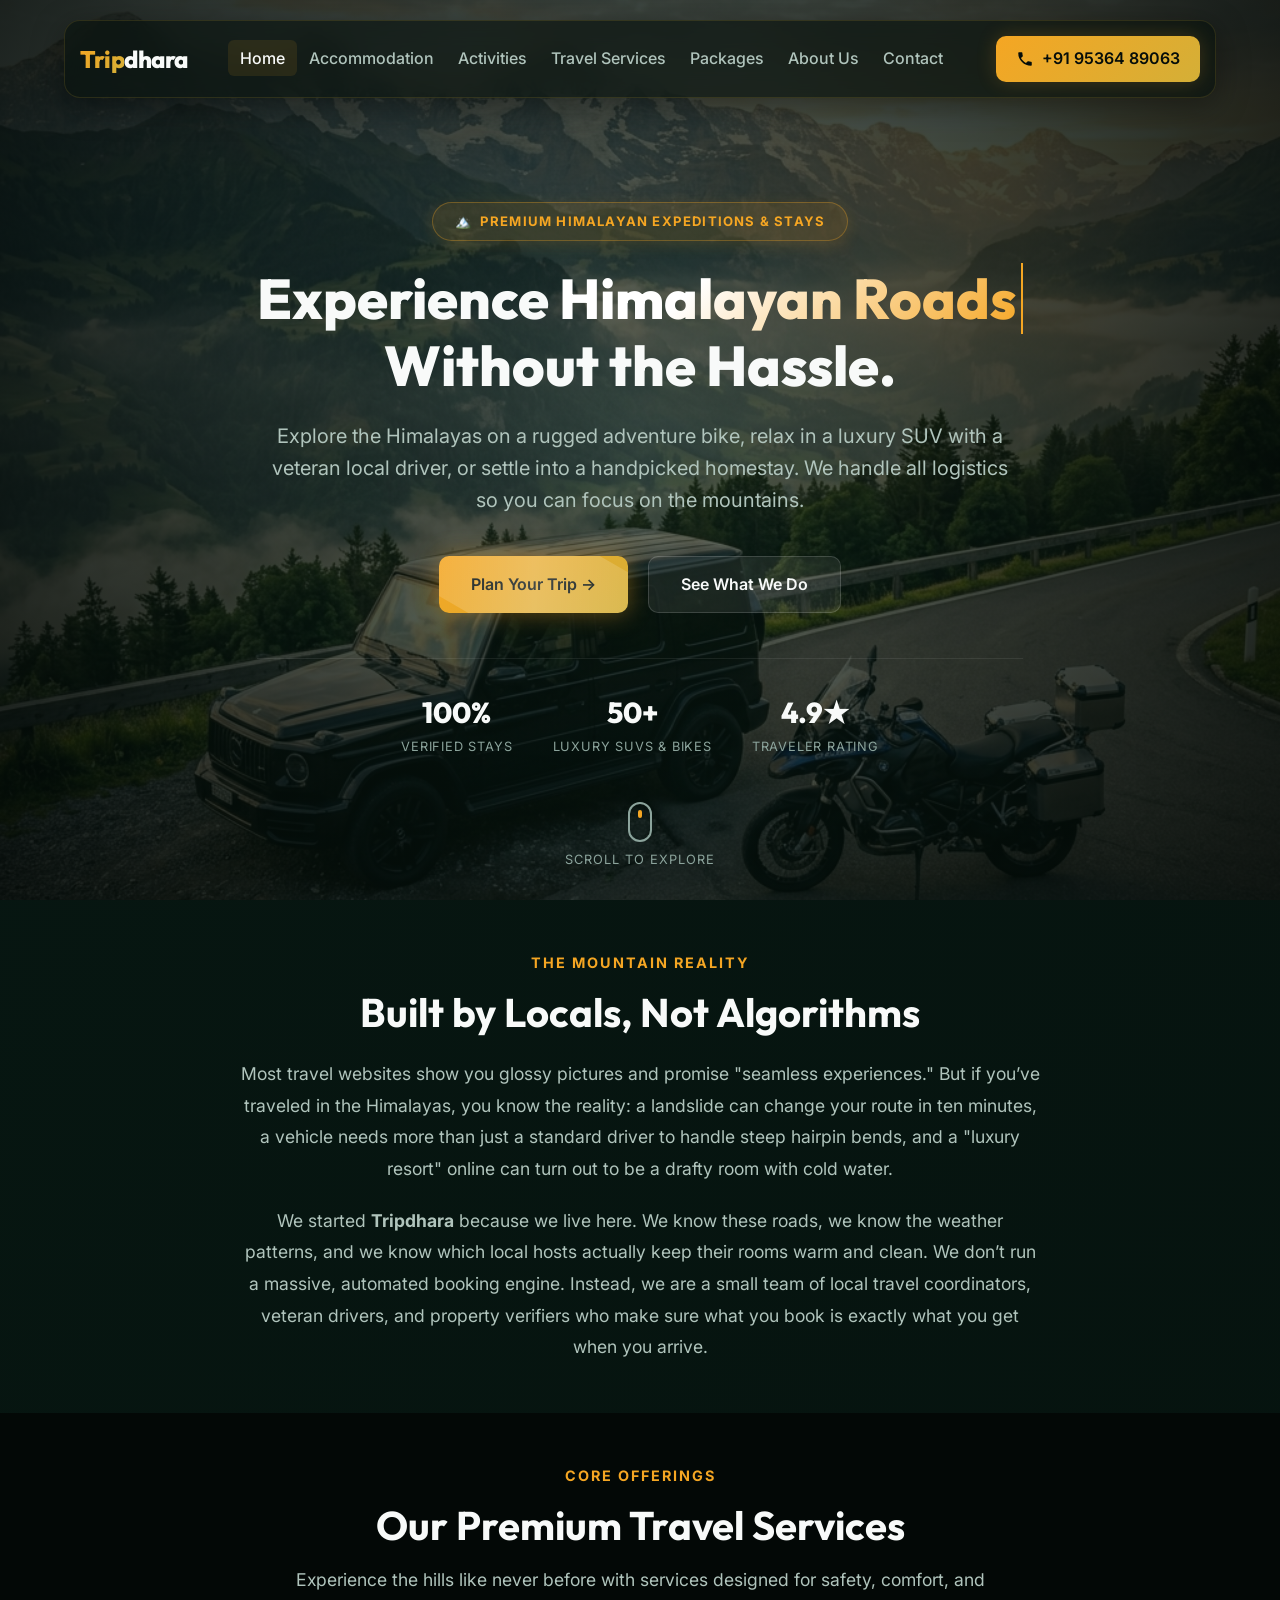
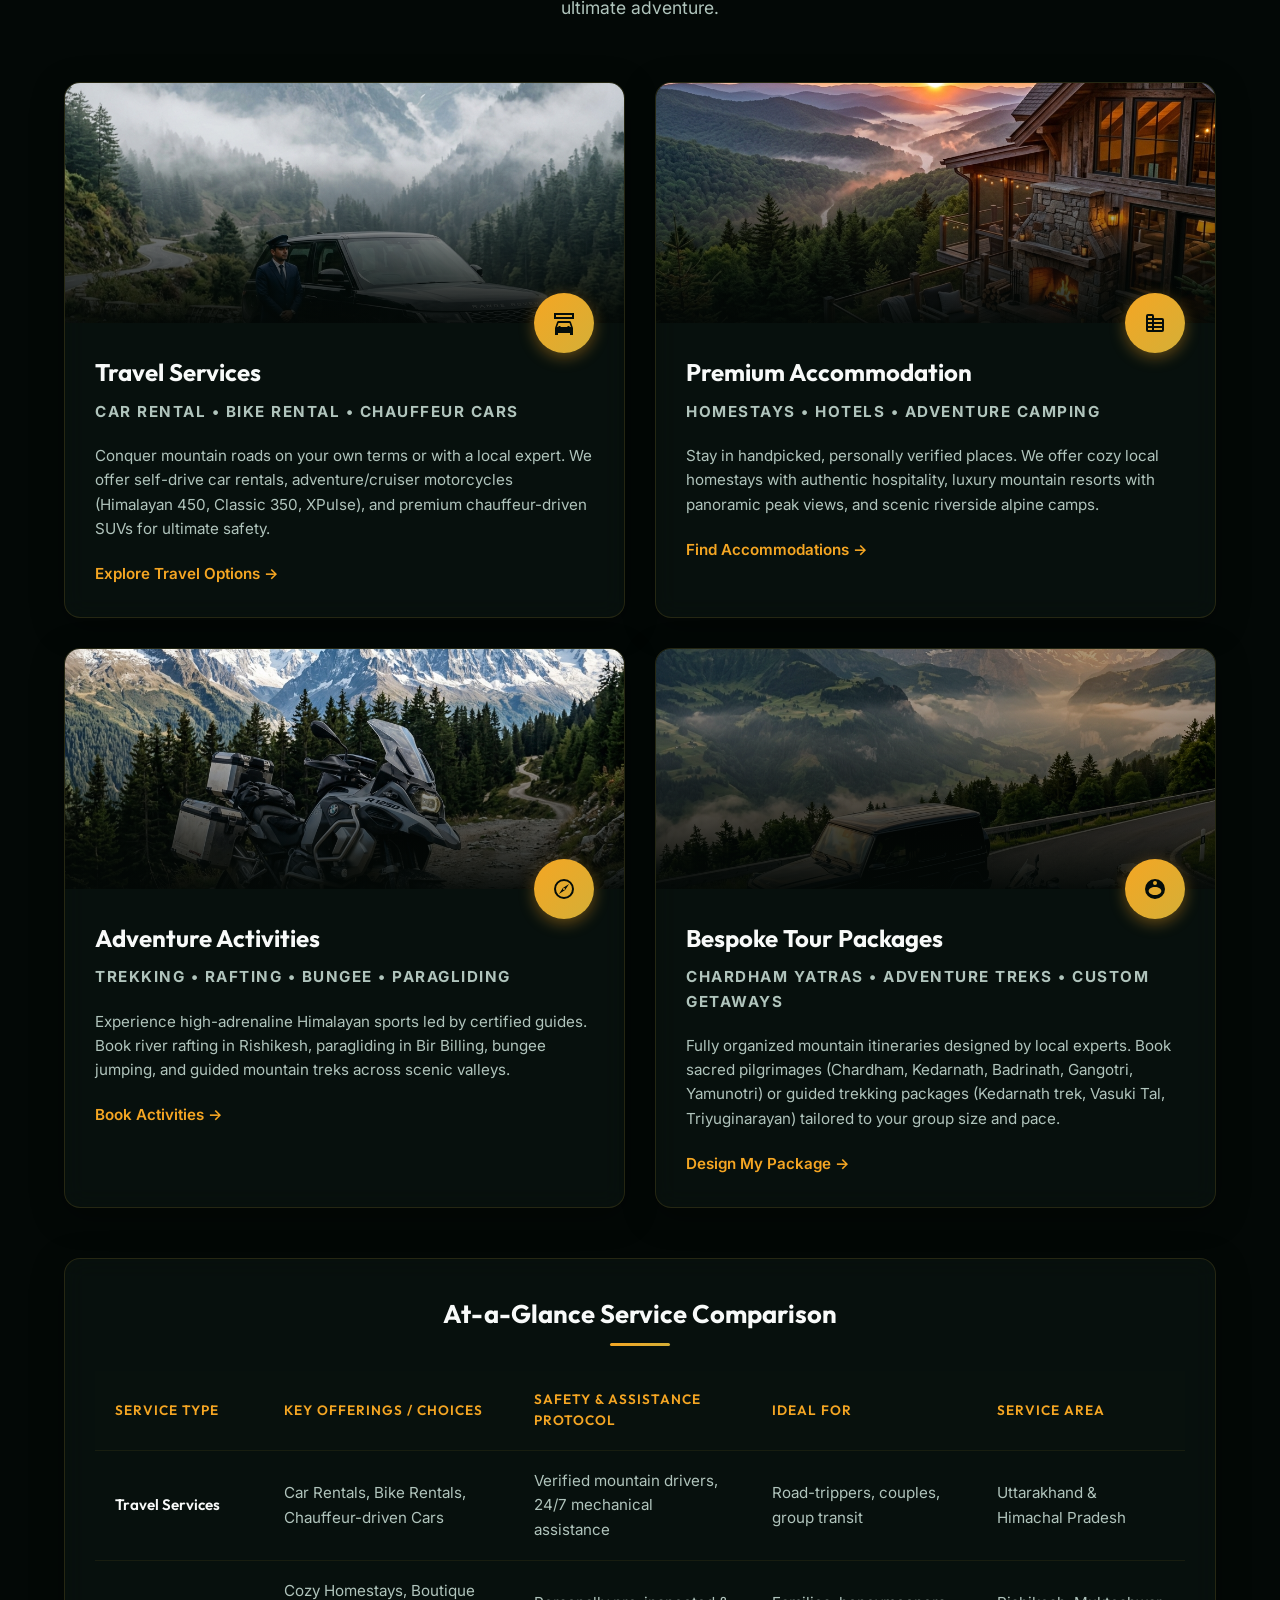
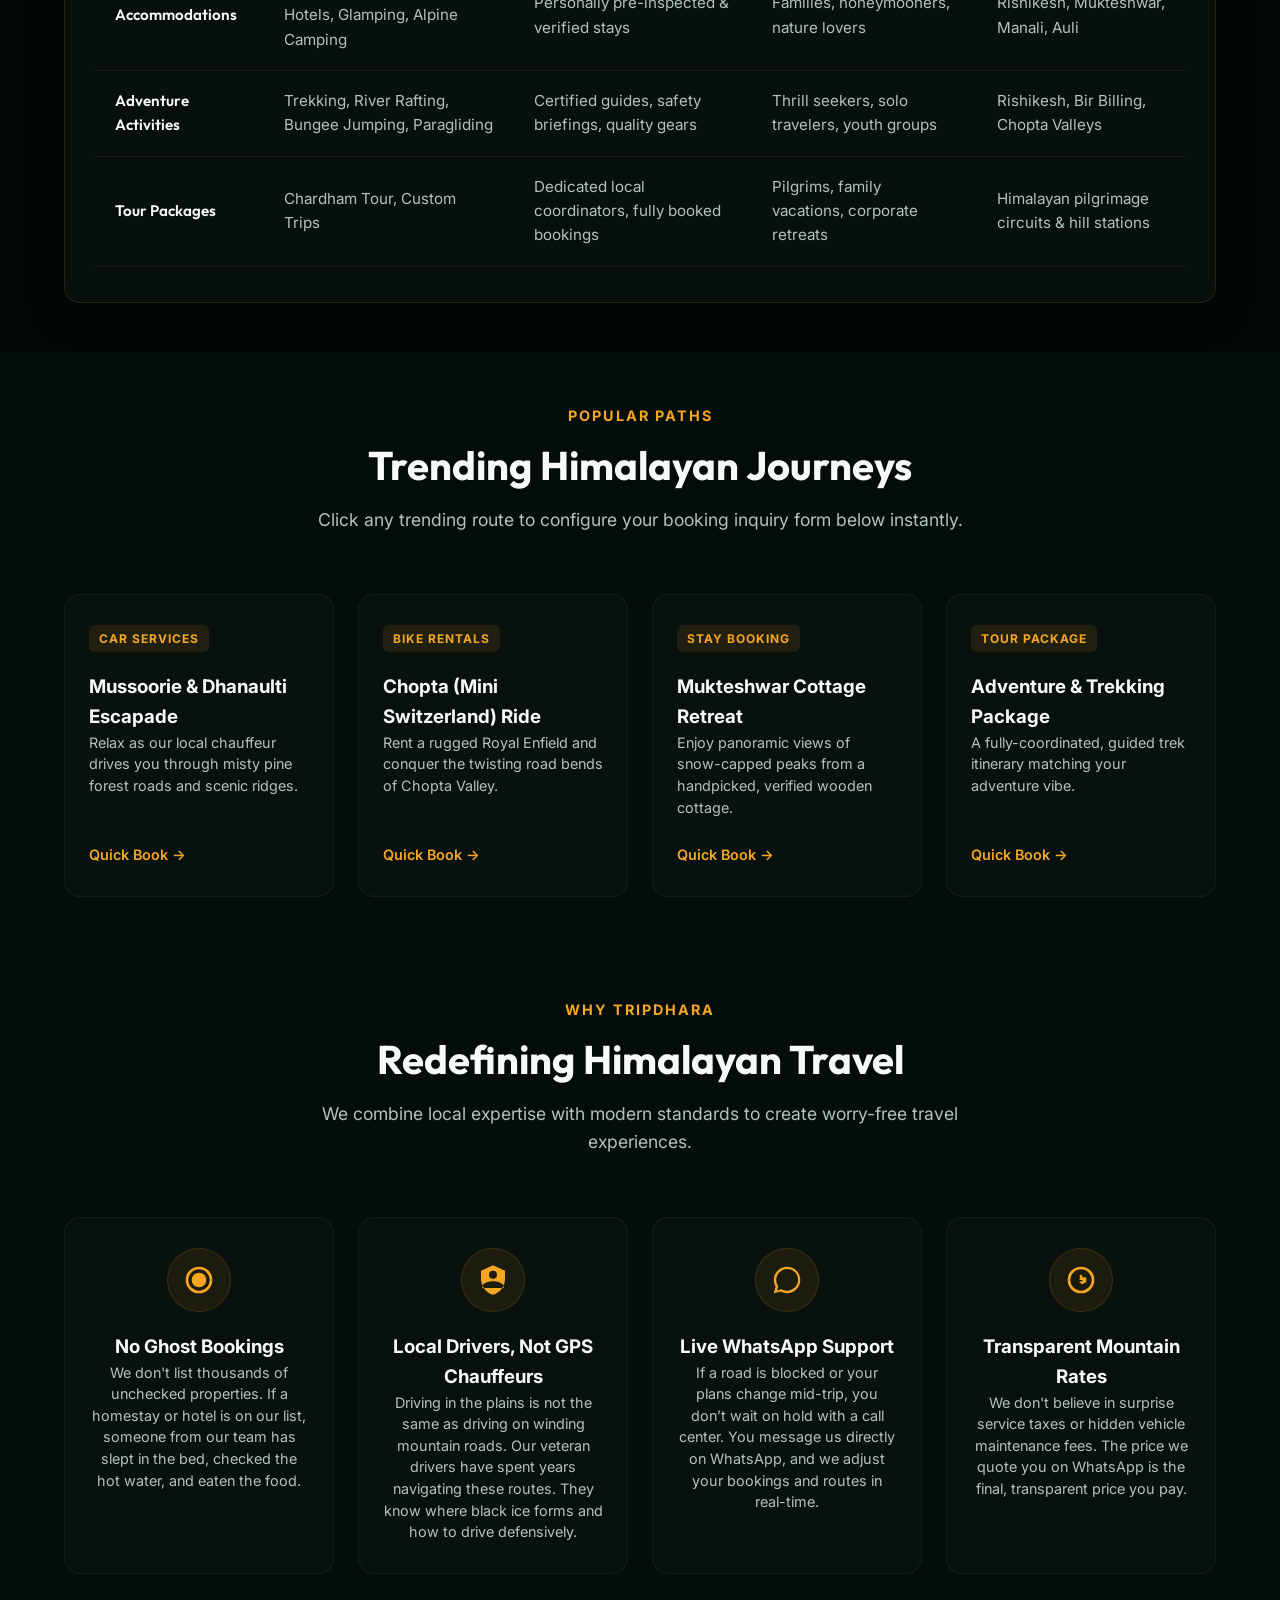
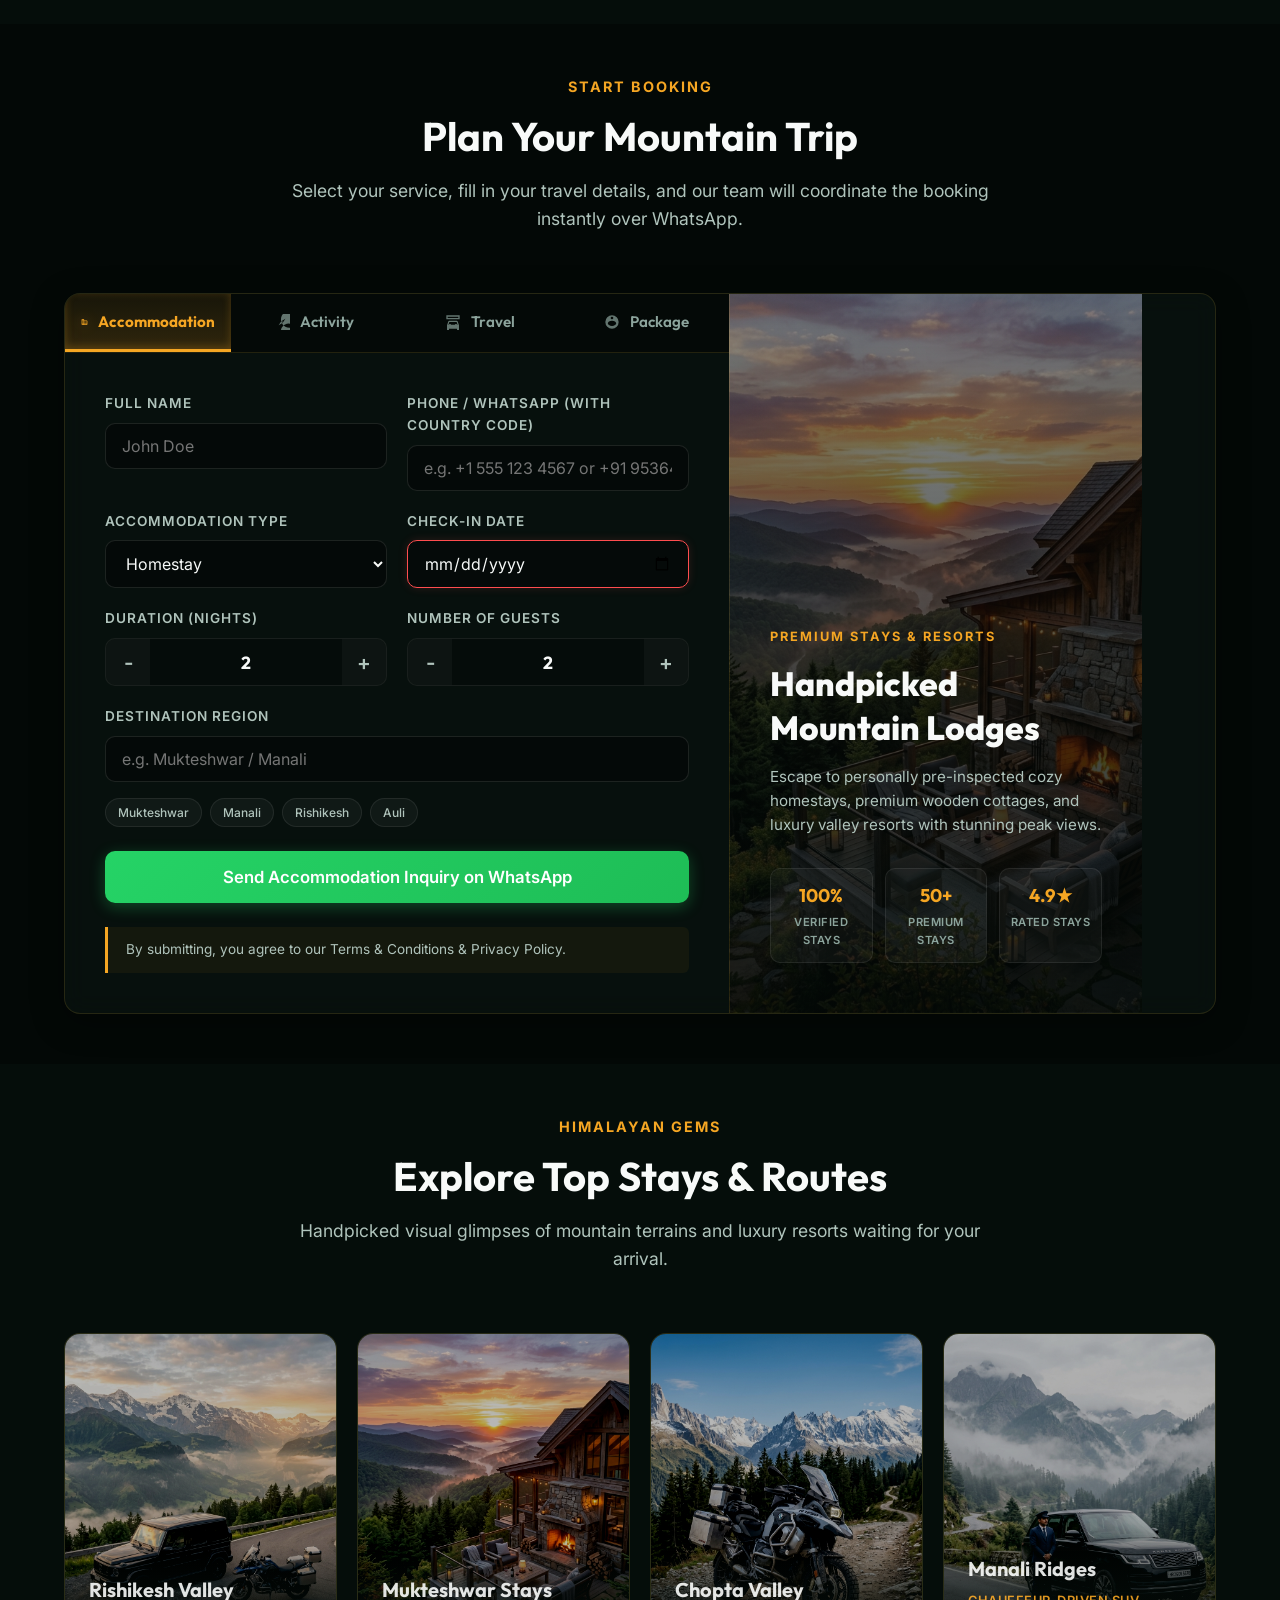
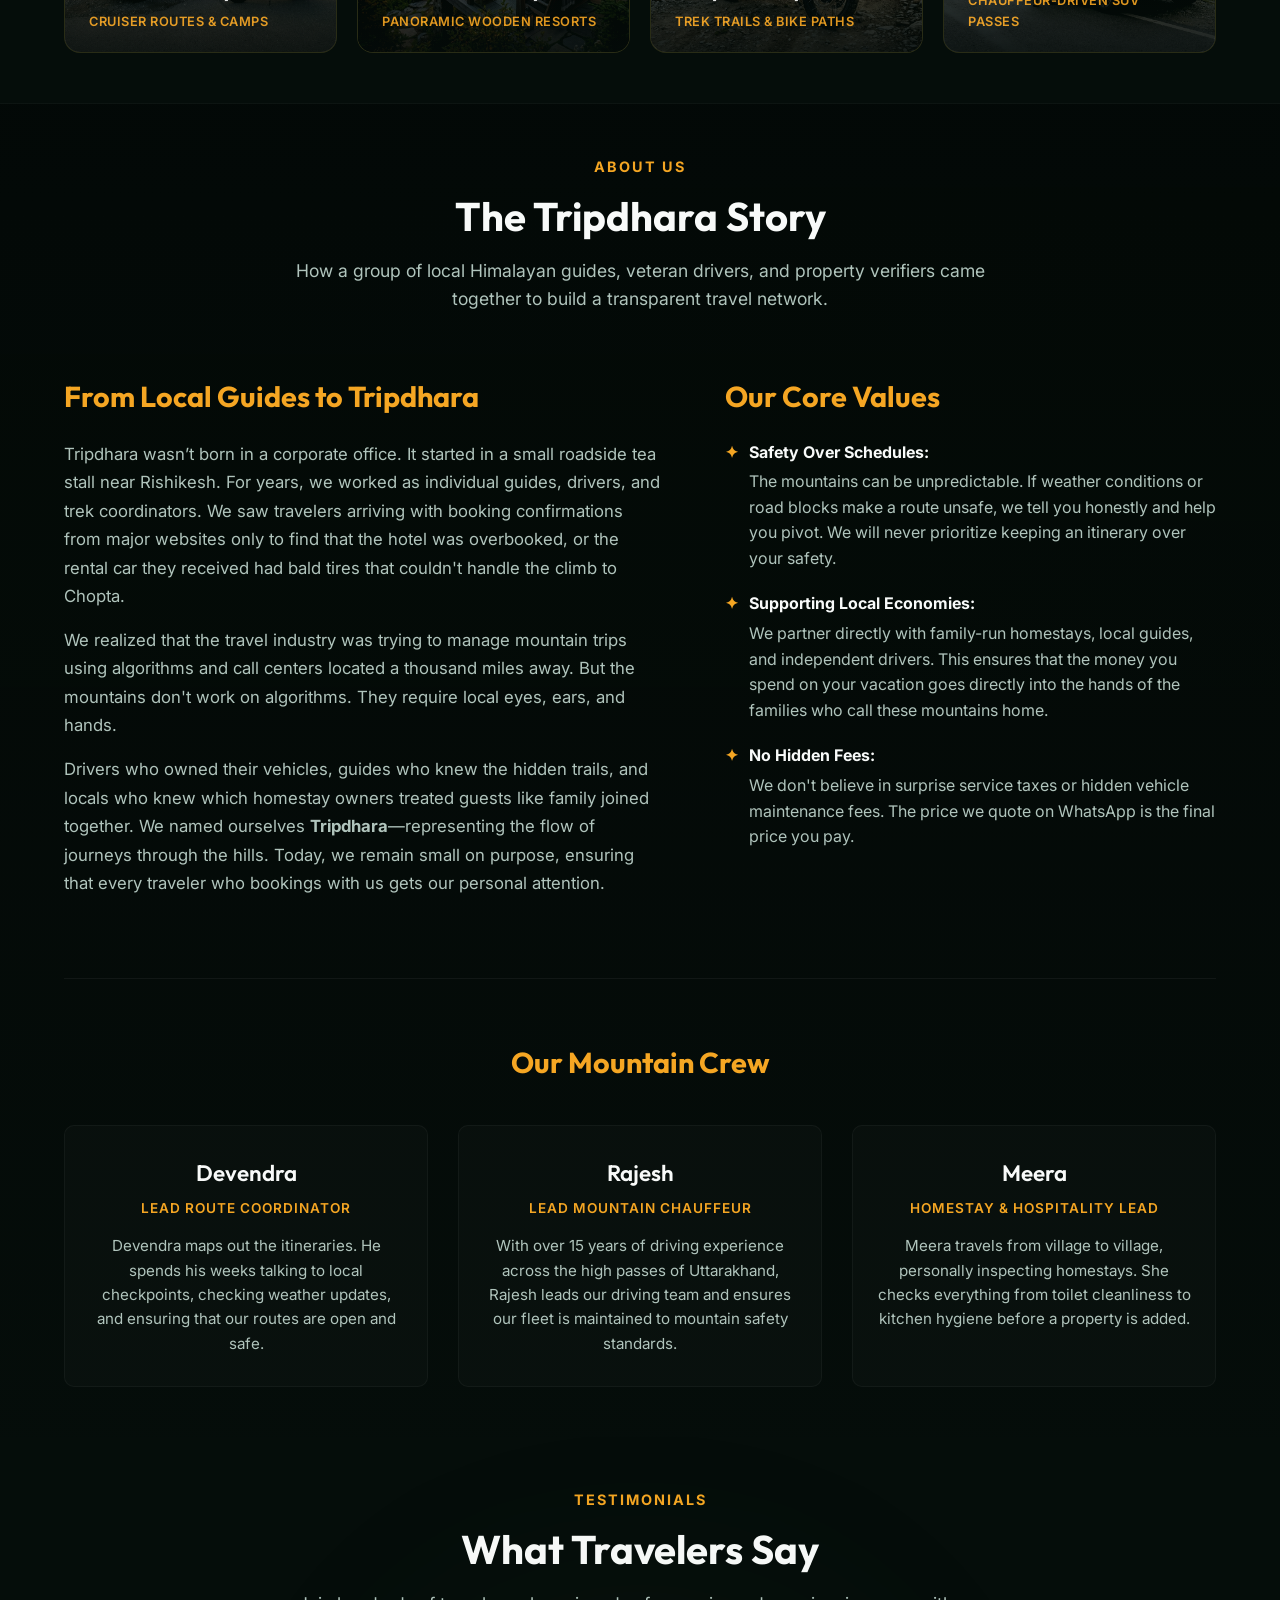
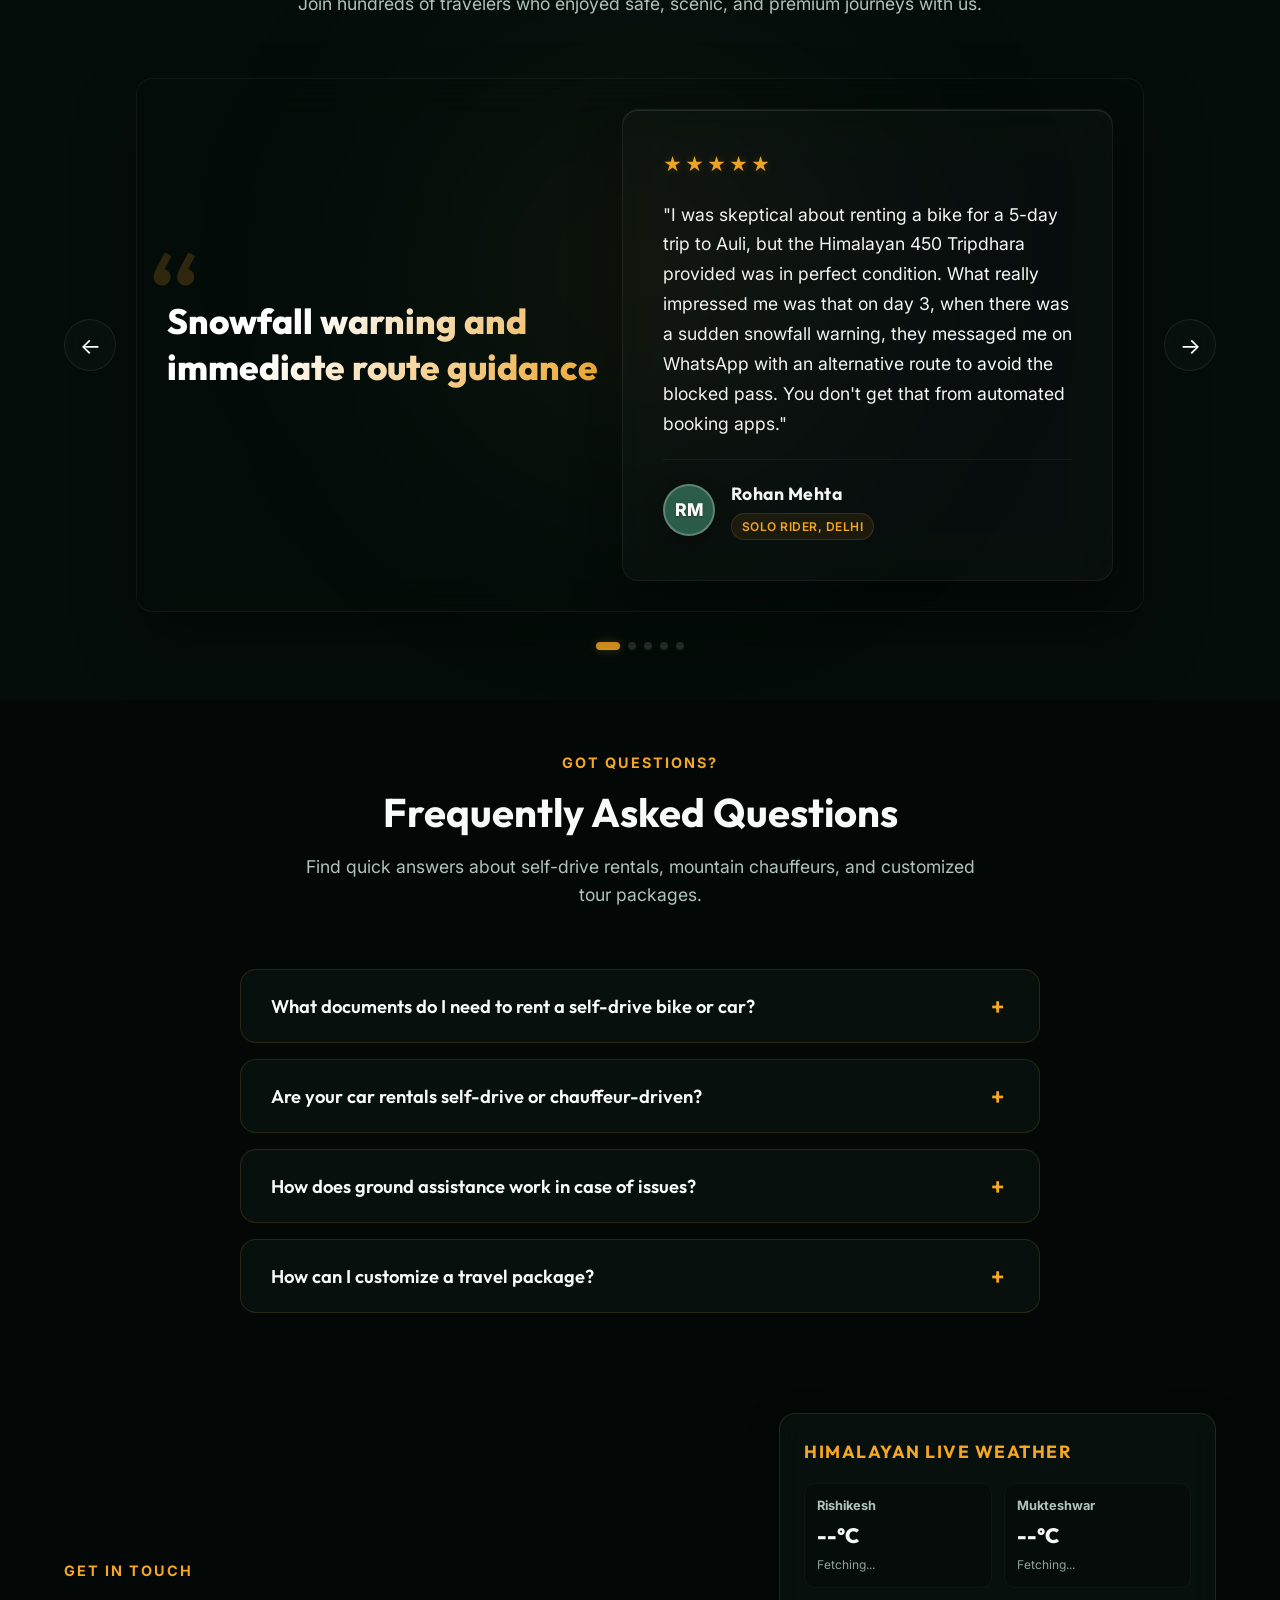
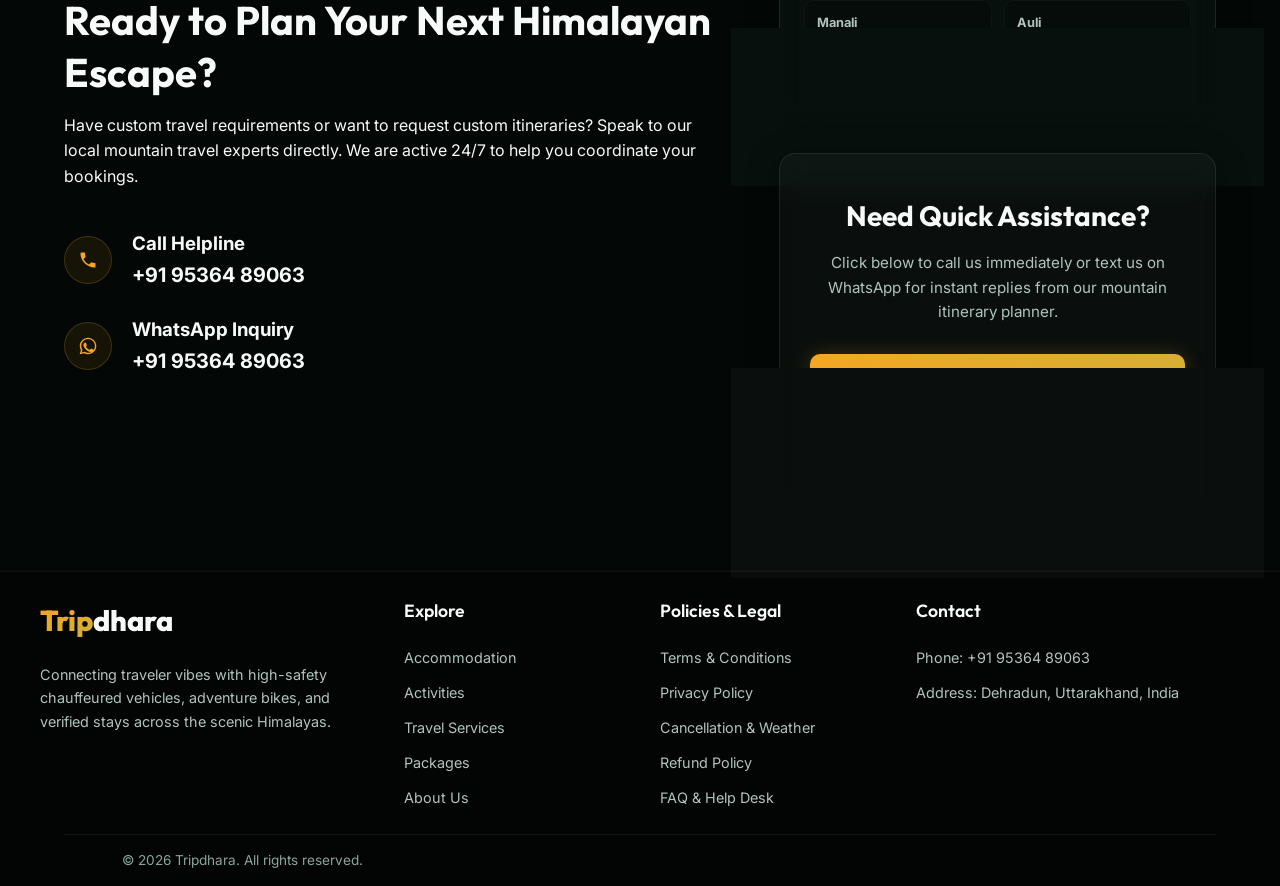
<file: index.html>
<!doctype html>
<html lang="en">

<head>
    <!-- 1. Technical & Character Encoding (Must be within first 1024 bytes) -->
    <meta charset="UTF-8" />
    <meta name="viewport" content="width=device-width, initial-scale=1.0" />
    <meta http-equiv="X-UA-Compatible" content="IE=edge" />

    <!-- Google Tag Manager -->
    <script>
        (function (w, d, s, l, i) {
            w[l] = w[l] || [];
            w[l].push({
                "gtm.start": new Date().getTime(),
                event: "gtm.js",
            });
            var f = d.getElementsByTagName(s)[0],
                j = d.createElement(s),
                dl = l != "dataLayer" ? "&l=" + l : "";
            j.async = true;
            j.src = "https://www.googletagmanager.com/gtm.js?id=" + i + dl;
            f.parentNode.insertBefore(j, f);
        })(window, document, "script", "dataLayer", "GTM-5JKHT2T3");
    </script>
    <!-- End Google Tag Manager -->

    <!-- Google tag (gtag.js) -->
    <script async src="https://www.googletagmanager.com/gtag/js?id=G-QPMEDXNFDK"></script>
    <script>
        window.dataLayer = window.dataLayer || [];
        function gtag() {
            dataLayer.push(arguments);
        }
        gtag("js", new Date());

        gtag("config", "G-QPMEDXNFDK");
    </script>

    <!-- 2. Primary SEO Meta Tags -->
    <title>Tripdhara - Premium Himalayan Travel & Stay Bookings</title>
    <meta name="description"
        content="Premium travel booking services for Himalayan road trips and resort stays. Find professional chauffeur-driven cars, rental adventure bikes, luxury resorts, and custom packages across Uttarakhand & Himachal. Call +91 95364 89063 today." />
    <meta name="keywords"
        content="Himalayan road trips, Uttarakhand luxury resorts, Himachal bike rentals, premium travel booking, chauffeur-driven cars, Tripdhara" />
    <meta name="robots" content="index, follow, max-image-preview:large" />
    <meta name="author" content="Tripdhara" />

    <!-- Canonical URL (SEO duplicate issue se bachane ke liye) -->
    <link rel="canonical" href="https://www.tripdhara.com/" />

    <!-- 3. Open Graph / Facebook Meta Tags (Social Sharing) -->
    <meta property="og:type" content="website" />
    <meta property="og:url" content="https://www.tripdhara.com/" />
    <meta property="og:title" content="Tripdhara - Premium Himalayan Travel & Stay Bookings" />
    <meta property="og:description"
        content="Premium travel booking services for Himalayan road trips and resort stays. Find professional cars, rental bikes, and luxury resorts across Uttarakhand & Himachal." />
    <meta property="og:image" content="https://www.tripdhara.com/assets/images/og-banner.png" />
    <meta property="og:site_name" content="Tripdhara" />
    <meta property="og:locale" content="en_US" />

    <!-- 4. Twitter Meta Tags -->
    <meta name="twitter:card" content="summary_large_image" />
    <meta name="twitter:url" content="https://www.tripdhara.com/" />
    <meta name="twitter:title" content="Tripdhara - Premium Himalayan Travel & Stay Bookings" />
    <meta name="twitter:description"
        content="Premium travel booking services for Himalayan road trips and resort stays across Uttarakhand & Himachal." />
    <meta name="twitter:image" content="https://www.tripdhara.com/assets/images/og-banner.png" />

    <!-- 5. Mobile & Browser Customization (PWA Support) -->
    <meta name="theme-color" content="#050d0a" />
    <meta name="mobile-web-app-capable" content="yes" />
    <meta name="apple-mobile-web-app-capable" content="yes" />
    <meta name="apple-mobile-web-app-status-bar-style" content="black-translucent" />
    <meta name="apple-mobile-web-app-title" content="Tripdhara" />
    <meta name="format-detection" content="telephone=no" />

    <!-- 6. Advanced Security, Geolocation & LLM Meta Links -->
    <meta http-equiv="Content-Security-Policy" content="upgrade-insecure-requests" />
    <meta name="geo.region" content="IN-UT" />
    <meta name="geo.placename" content="Dehradun, Rishikesh, Uttarakhand, India" />
    <meta name="geo.position" content="30.3165;78.0322" />
    <meta name="ICBM" content="30.3165, 78.0322" />
    <meta name="ai-content-declaration" content="official-travel-directory" />
    <meta name="dc.coverage" content="Uttarakhand, Himachal Pradesh, Himalayas, India" />
    <meta name="dc.subject"
        content="Himalayan Travel, Bike Rental Rishikesh, Chardham Yatra Taxi, Homestays Chopta Auli, Rafting Rishikesh" />
    <link rel="help" type="text/markdown" href="/llms.txt" title="LLM Context Documentation" />
    <link rel="help" type="text/markdown" href="/llms-full.txt" title="LLM Full Knowledge Base" />
    <link rel="alternate" type="text/plain" href="/llms.txt" title="Machine Readable Summary" />

    <!-- 7. Favicons & Webmanifest Links -->
    <link rel="icon" type="image/png" href="/assets/favicon/favicon-96x96.png" sizes="96x96" />
    <link rel="icon" type="image/svg+xml" href="/assets/favicon/favicon.svg?v=20260617" />
    <link rel="shortcut icon" href="/assets/favicon/favicon.ico?v=20260617" />
    <link rel="apple-touch-icon" sizes="180x180" href="/assets/favicon/apple-touch-icon.png?v=20260617" />
    <link rel="manifest" href="/assets/favicon/site.webmanifest?v=20260617" />

    <!-- 8. Fonts & Stylesheets -->
    <link rel="preconnect" href="https://fonts.googleapis.com" />
    <link rel="preconnect" href="https://fonts.gstatic.com" crossorigin />
    <link
        href="https://fonts.googleapis.com/css2?family=Inter:wght@300;400;500;600;700&family=Outfit:wght@400;500;600;700;800&display=swap"
        rel="stylesheet" />
    <link rel="stylesheet" href="assets/css/style.css" />

    <!-- 9. App Installation Script (PWA Service Worker) -->
    <script>
        if ("serviceWorker" in navigator) {
            window.addEventListener("load", () => {
                navigator.serviceWorker.register("/sw.js");
            });
        }
    </script>

    <!-- 10. Structured SEO & GEO Schema Markup (JSON-LD) -->
    <script type="application/ld+json">
            {
                "@context": "https://schema.org",
                "@type": "TravelAgency",
                "name": "Tripdhara",
                "alternateName": ["PahadiGo", "PahadiGo Travel Solutions", "Tripdhara Travel"],
                "image": "https://www.tripdhara.com/assets/images/og-banner.png",
                "@id": "https://www.tripdhara.com/#agency",
                "url": "https://www.tripdhara.com/",
                "telephone": "+919536489063",
                "priceRange": "$$",
                "address": {
                    "@type": "PostalAddress",
                    "streetAddress": "Main Rajpur Road",
                    "addressLocality": "Dehradun",
                    "addressRegion": "Uttarakhand",
                    "postalCode": "248001",
                    "addressCountry": "IN"
                },
                "geo": {
                    "@type": "GeoCoordinates",
                    "latitude": 30.3165,
                    "longitude": 78.0322
                },
                "openingHoursSpecification": {
                    "@type": "OpeningHoursSpecification",
                    "dayOfWeek": [
                        "Monday",
                        "Tuesday",
                        "Wednesday",
                        "Thursday",
                        "Friday",
                        "Saturday",
                        "Sunday"
                    ],
                    "opens": "00:00",
                    "closes": "23:59"
                },
                "areaServed": [
                    { "@type": "City", "name": "Dehradun" },
                    { "@type": "City", "name": "Rishikesh" },
                    { "@type": "City", "name": "Mussoorie" },
                    { "@type": "City", "name": "Chopta" },
                    { "@type": "City", "name": "Auli" },
                    { "@type": "City", "name": "Mukteshwar" },
                    { "@type": "City", "name": "Kedarnath" },
                    { "@type": "City", "name": "Badrinath" },
                    { "@type": "City", "name": "Manali" },
                    { "@type": "City", "name": "Bir Billing" },
                    { "@type": "City", "name": "Spiti Valley" }
                ],
                "knowsAbout": [
                    "Chardham Yatra Taxi Service",
                    "Himalayan Bike Rentals",
                    "Royal Enfield Rental Rishikesh",
                    "Self Drive Car Rental Dehradun",
                    "White Water Rafting Rishikesh",
                    "Tungnath Chandrashila Trek",
                    "Boutique Pahadi Homestays",
                    "Luxury Riverside Camping Rishikesh"
                ],
                "sameAs": [
                    "https://wa.me/919536489063",
                    "https://www.pahadigo.co.in/",
                    "https://www.tripdhara.com/llms.txt"
                ],
                "aggregateRating": {
                    "@type": "AggregateRating",
                    "ratingValue": "4.9",
                    "bestRating": "5",
                    "worstRating": "1",
                    "ratingCount": "258"
                },
                "review": [
                    {
                        "@type": "Review",
                        "author": {
                            "@type": "Person",
                            "name": "Rajesh Kumar"
                        },
                        "datePublished": "2026-05-15",
                        "reviewBody": "Tripdhara made our family trip to Kausani incredibly smooth. The chauffeur-driven SUV was in spotless condition, and our driver was very polite, safe, and knew every twist of the mountain road.",
                        "reviewRating": {
                            "@type": "Rating",
                            "ratingValue": "5"
                        }
                    },
                    {
                        "@type": "Review",
                        "author": {
                            "@type": "Person",
                            "name": "Aman Sharma"
                        },
                        "datePublished": "2026-06-02",
                        "reviewBody": "Rented a Himalayan 450 from Tripdhara for my solo ride to Spiti. The bike was perfectly tuned and didn't give a single issue during the steep climbs. The pickup process in Rishikesh was smooth.",
                        "reviewRating": {
                            "@type": "Rating",
                            "ratingValue": "5"
                        }
                    },
                    {
                        "@type": "Review",
                        "author": {
                            "@type": "Person",
                            "name": "Priyanka Sen"
                        },
                        "datePublished": "2026-06-18",
                        "reviewBody": "Booked our honeymoon cottage in Mukteshwar through them. The property had the most stunning view of the Trishul peaks. Everything from the check-in to the meals was coordinated seamlessly by their team.",
                        "reviewRating": {
                            "@type": "Rating",
                            "ratingValue": "5"
                        }
                    },
                    {
                        "@type": "Review",
                        "author": {
                            "@type": "Person",
                            "name": "Vikram Singh"
                        },
                        "datePublished": "2026-06-25",
                        "reviewBody": "Tripdhara organized our Chardham Yatra package flawlessly. From comfortable hotels to VIP temple entries and a polite local guide, my parents had a beautiful, hassle-free spiritual journey.",
                        "reviewRating": {
                            "@type": "Rating",
                            "ratingValue": "5"
                        }
                    },
                    {
                        "@type": "Review",
                        "author": {
                            "@type": "Person",
                            "name": "Dr. Neha Mehta"
                        },
                        "datePublished": "2026-06-28",
                        "reviewBody": "Booked bungee jumping and white-water rafting in Rishikesh. The equipment was top-grade, and the guides prioritized safety parameters at every step. Booking through WhatsApp was instant!",
                        "reviewRating": {
                            "@type": "Rating",
                            "ratingValue": "5"
                        }
                    }
                ],
                "hasOfferCatalog": {
                    "@type": "OfferCatalog",
                    "name": "Himalayan Travel & Stay Services",
                    "itemListElement": [
                        {
                            "@type": "Offer",
                            "itemOffered": {
                                "@type": "Service",
                                "name": "Travel Services",
                                "description": "Comprehensive transport options including car rentals, bike rentals (RE Himalayan, Classic 350, XPulse), and premium chauffeur-driven SUVs with expert mountain drivers.",
                                "areaServed": [
                                    {
                                        "@type": "State",
                                        "name": "Uttarakhand"
                                    },
                                    {
                                        "@type": "State",
                                        "name": "Himachal Pradesh"
                                    }
                                ]
                            }
                        },
                        {
                            "@type": "Offer",
                            "itemOffered": {
                                "@type": "Service",
                                "name": "Accommodations",
                                "description": "Handpicked mountain stays including cozy homestays, boutique hotels, premium resorts, alpine glamping, and adventure camping.",
                                "areaServed": [
                                    {
                                        "@type": "State",
                                        "name": "Uttarakhand"
                                    },
                                    {
                                        "@type": "State",
                                        "name": "Himachal Pradesh"
                                    }
                                ]
                            }
                        },
                        {
                            "@type": "Offer",
                            "itemOffered": {
                                "@type": "Service",
                                "name": "Adventure Activities",
                                "description": "Exciting outdoor bookings in Himalayan terrains including river rafting, trekking, bungee jumping, and paragliding led by certified guides.",
                                "areaServed": [
                                    {
                                        "@type": "State",
                                        "name": "Uttarakhand"
                                    },
                                    {
                                        "@type": "State",
                                        "name": "Himachal Pradesh"
                                    }
                                ]
                            }
                        },
                        {
                            "@type": "Offer",
                            "itemOffered": {
                                "@type": "Service",
                                "name": "Tour Packages",
                                "description": "End-to-end curated tour plans featuring pilgrimage tours (Chardham Yatra) and fully customized trips for groups, families, and solo travelers.",
                                "areaServed": [
                                    {
                                        "@type": "State",
                                        "name": "Uttarakhand"
                                    },
                                    {
                                        "@type": "State",
                                        "name": "Himachal Pradesh"
                                    }
                                ]
                            }
                        }
                    ]
                }
            }
        </script>

    <script type="application/ld+json">
            {
                "@context": "https://schema.org",
                "@type": "FAQPage",
                "mainEntity": [
                    {
                        "@type": "Question",
                        "name": "What documents do I need to rent a self-drive bike or car?",
                        "acceptedAnswer": {
                            "@type": "Answer",
                            "text": "You need a valid Driving License (Two-Wheeler for bikes, LMV for cars), a Government ID (Aadhaar or Passport), and a refundable security deposit. Original documents must be presented at pick-up."
                        }
                    },
                    {
                        "@type": "Question",
                        "name": "Are your car rentals self-drive or chauffeur-driven?",
                        "acceptedAnswer": {
                            "@type": "Answer",
                            "text": "We offer both self-drive car rentals and premium chauffeur-driven cars. For safety on twisting and steep mountain roads, chauffeur-driven cars with verified local mountain chauffeurs are highly recommended."
                        }
                    },
                    {
                        "@type": "Question",
                        "name": "How does ground assistance work in case of issues?",
                        "acceptedAnswer": {
                            "@type": "Answer",
                            "text": "We provide 24/7 ground assistance. In case of road closures, vehicle issues, or weather warnings, our local support network coordinates instantly to keep your trip on track."
                        }
                    },
                    {
                        "@type": "Question",
                        "name": "How can I customize a travel package?",
                        "acceptedAnswer": {
                            "@type": "Answer",
                            "text": "Simply select the \"Package\" tab in our booking form, select the \"Custom Trip\" option, and submit. Our local itinerary planner will connect with you on WhatsApp to design your custom path."
                        }
                    }
                ]
            }
        </script>
</head>

<body>
    <!-- Google Tag Manager (noscript) -->
    <noscript><iframe src="https://www.googletagmanager.com/ns.html?id=GTM-5JKHT2T3" height="0" width="0"
            style="display: none; visibility: hidden"></iframe></noscript>
    <!-- End Google Tag Manager (noscript) -->

    <!-- Floating Navigation Bar -->
    <header class="header">
        <nav class="navbar" id="navbar">
            <div class="logo">
                <a href="/" class="logo-link">
                    <span class="logo-accent">Trip</span>dhara
                </a>
            </div>
            <ul class="nav-menu">
                <li><a href="#services" class="nav-link">Services</a></li>
                <li>
                    <a href="#why-us" class="nav-link">Why Choose Us</a>
                </li>
                <li><a href="#about" class="nav-link">About Us</a></li>
                <li><a href="#booking" class="nav-link">Book Now</a></li>
                <li>
                    <a href="#testimonials" class="nav-link">Testimonials</a>
                </li>
                <li><a href="/contact/" class="nav-link">Contact</a></li>
            </ul>
            <div class="nav-cta">
                <a href="tel:+919536489063" class="cta-btn-nav" aria-label="Call PahadiGo Helpline +91 95364 89063">
                    <svg class="phone-icon" viewBox="0 0 24 24" width="18" height="18" aria-hidden="true">
                        <path fill="currentColor"
                            d="M6.62,10.79C8.06,13.62 10.38,15.94 13.21,17.38L15.41,15.18C15.69,14.9 16.08,14.82 16.43,14.93C17.55,15.3 18.75,15.5 20,15.5A1,1 0 0,1 21,16.5V20A1,1 0 0,1 20,21A17,17 0 0,1 3,4A1,1 0 0,1 4,3H7.5A1,1 0 0,1 8.5,4C8.5,5.25 8.7,6.45 9.07,7.57C9.18,7.92 9.1,8.31 8.82,8.59L6.62,10.79Z" />
                    </svg>
                    <span class="cta-text-nav">+91 95364 89063</span>
                </a>
                <button class="mobile-toggle" id="mobile-toggle" aria-label="Toggle Menu">
                    <span class="bar"></span>
                    <span class="bar"></span>
                    <span class="bar"></span>
                </button>
            </div>
        </nav>
    </header>

    <main>
        <!-- Hero Section -->
        <section class="hero-section">
            <div class="hero-overlay"></div>
            <div class="hero-content">
                <div class="hero-badge animate-up">
                    <span class="badge-icon">🏔️</span> Premium Himalayan Expeditions &amp; Stays
                </div>
                <h1 class="hero-title animate-up">
                    Experience <span class="hero-highlight" id="typer-text">Himalayan Roads</span><br />
                    Without the Hassle.
                </h1>
                <p class="hero-subtitle animate-up delay-1">
                    Explore the Himalayas on a rugged adventure bike, relax in a luxury SUV with a veteran local driver,
                    or settle into a handpicked homestay. We handle all logistics so you can focus on the mountains.
                </p>
                <div class="hero-actions animate-up delay-2">
                    <a href="#booking" class="btn btn-primary btn-glow">Plan Your Trip &rarr;</a>
                    <a href="#services" class="btn btn-secondary">See What We Do</a>
                </div>
                <div class="hero-stats-row animate-up delay-3">
                    <div class="hero-stat-item">
                        <span class="stat-number">100%</span>
                        <span class="stat-label">Verified Stays</span>
                    </div>
                    <div class="hero-stat-item">
                        <span class="stat-number">50+</span>
                        <span class="stat-label">Luxury SUVs &amp; Bikes</span>
                    </div>
                    <div class="hero-stat-item">
                        <span class="stat-number">4.9★</span>
                        <span class="stat-label">Traveler Rating</span>
                    </div>
                </div>
            </div>
            <div class="scroll-indicator">
                <div class="mouse">
                    <div class="wheel"></div>
                </div>
                <span>Scroll to Explore</span>
            </div>
        </section>

        <!-- Introduction Section (The Mountain Reality) -->
        <section class="intro-section" style="padding: 80px 0 20px 0">
            <div class="section-container">
                <div class="section-header" style="
                            max-width: 800px;
                            margin: 0 auto;
                            text-align: center;
                        ">
                    <span class="section-tagline">The Mountain Reality</span>
                    <h2 class="section-title" style="margin-bottom: 20px">
                        Built by Locals, Not Algorithms
                    </h2>
                    <p class="section-desc" style="
                                font-size: 1.1rem;
                                line-height: 1.8;
                                color: var(--text-secondary);
                            ">
                        Most travel websites show you glossy pictures and
                        promise "seamless experiences." But if you’ve
                        traveled in the Himalayas, you know the reality: a
                        landslide can change your route in ten minutes, a
                        vehicle needs more than just a standard driver to
                        handle steep hairpin bends, and a "luxury resort"
                        online can turn out to be a drafty room with cold
                        water.
                    </p>
                    <p class="section-desc" style="
                                font-size: 1.1rem;
                                line-height: 1.8;
                                color: var(--text-secondary);
                                margin-top: 20px;
                            ">
                        We started <strong>Tripdhara</strong> because we
                        live here. We know these roads, we know the weather
                        patterns, and we know which local hosts actually
                        keep their rooms warm and clean. We don’t run a
                        massive, automated booking engine. Instead, we are a
                        small team of local travel coordinators, veteran
                        drivers, and property verifiers who make sure what
                        you book is exactly what you get when you arrive.
                    </p>
                </div>
            </div>
        </section>

        <!-- Services Section -->
        <section id="services" class="services-section">
            <div class="section-container">
                <div class="section-header">
                    <span class="section-tagline">Core Offerings</span>
                    <h2 class="section-title">
                        Our Premium Travel Services
                    </h2>
                    <p class="section-desc">
                        Experience the hills like never before with services
                        designed for safety, comfort, and ultimate
                        adventure.
                    </p>
                </div>

                <div class="services-grid">
                    <!-- Service 1: Travel -->
                    <div class="service-card animate-scroll">
                        <div class="card-img-wrapper">
                            <img src="assets/images/luxury_suv.png"
                                alt="Himalayan Travel Services - Car and Bike Rentals" class="card-img" loading="lazy"
                                decoding="async" width="400" height="280" />
                            <div class="img-overlay"></div>
                        </div>
                        <div class="card-content">
                            <div class="card-icon-box">
                                <svg class="card-icon" viewBox="0 0 24 24" width="24" height="24">
                                    <path fill="currentColor"
                                        d="M18.92 11.01C18.72 10.42 18.16 10 17.5 10H6.5C5.84 10 5.28 10.42 5.08 11.01L3 17V24C3 24.55 3.45 25 4 25H5C5.55 25 6 24.55 6 24V22H18V24C18 24.55 18.45 25 19 25H20C20.55 25 21 24.55 21 24V17L18.92 11.01M6.5 12H17.5L18.9 16H5.1L6.5 12M7.5 18C8.33 18 9 17.33 9 16.5C9 15.67 8.33 15 7.5 15C6.67 15 6 15.67 6 16.5C6 17.33 6.67 18 7.5 18M16.5 18C17.33 18 18 17.33 18 16.5C18 15.67 17.33 15 16.5 15C15.67 15 15 15.67 15 16.5C15 17.33 15.67 18 16.5 18M2 2H22V8H2V2M4 4V6H20V4H4Z" />
                                </svg>
                            </div>
                            <h3>Travel Services</h3>
                            <p class="service-emphasis">
                                Car Rental • Bike Rental • Chauffeur Cars
                            </p>
                            <p>
                                Conquer mountain roads on your own terms or
                                with a local expert. We offer self-drive car
                                rentals, adventure/cruiser motorcycles
                                (Himalayan 450, Classic 350, XPulse), and
                                premium chauffeur-driven SUVs for ultimate
                                safety.
                            </p>
                            <a href="services/travel/" class="service-link">Explore Travel Options &rarr;</a>
                        </div>
                    </div>

                    <!-- Service 2: Accommodation -->
                    <div class="service-card animate-scroll">
                        <div class="card-img-wrapper">
                            <img src="/assets/images/luxury_resort.png"
                                alt="Premium Accommodations - Homestays and Hotels" class="card-img" loading="lazy"
                                decoding="async" width="400" height="280" />
                            <div class="img-overlay"></div>
                        </div>
                        <div class="card-content">
                            <div class="card-icon-box">
                                <svg class="card-icon" viewBox="0 0 24 24" width="24" height="24">
                                    <path fill="currentColor"
                                        d="M19 7H11V5A2 2 0 0 0 9 3H5A2 2 0 0 0 3 5V19A2 2 0 0 0 5 21H19A2 2 0 0 0 21 19V9A2 2 0 0 0 19 7M9 5V7H5V5H9M5 9H9V11H5V9M5 13H9V15H5V13M5 17H9V19H5V17M19 19H11V17H19V19M19 15H11V13H19V15M19 11H11V9H19V11Z" />
                                </svg>
                            </div>
                            <h3>Premium Accommodation</h3>
                            <p class="service-emphasis">
                                Homestays • Hotels • Adventure Camping
                            </p>
                            <p>
                                Stay in handpicked, personally verified
                                places. We offer cozy local homestays with
                                authentic hospitality, luxury mountain
                                resorts with panoramic peak views, and
                                scenic riverside alpine camps.
                            </p>
                            <a href="services/accommodation/" class="service-link">Find Accommodations &rarr;</a>
                        </div>
                    </div>

                    <!-- Service 3: Activity -->
                    <div class="service-card animate-scroll">
                        <div class="card-img-wrapper">
                            <img src="assets/images/adventure_bike.png"
                                alt="Adventure Activities in Uttarakhand and Himachal" class="card-img" loading="lazy"
                                decoding="async" width="400" height="280" />
                            <div class="img-overlay"></div>
                        </div>
                        <div class="card-content">
                            <div class="card-icon-box">
                                <svg class="card-icon" viewBox="0 0 24 24" width="24" height="24">
                                    <path fill="currentColor"
                                        d="M12,2A10,10 0 1,0 22,12A10,10 0 0,0 12,2M12,20A8,8 0 1,1 20,12A8,8 0 0,1 12,20M12,11A1,1 0 1,0 13,12A1,1 0 0,0 12,11M17.06,6.94L13.12,13.12L6.94,17.06L10.88,10.88L17.06,6.94Z" />
                                </svg>
                            </div>
                            <h3>Adventure Activities</h3>
                            <p class="service-emphasis">
                                Trekking • Rafting • Bungee • Paragliding
                            </p>
                            <p>
                                Experience high-adrenaline Himalayan sports
                                led by certified guides. Book river rafting
                                in Rishikesh, paragliding in Bir Billing,
                                bungee jumping, and guided mountain treks
                                across scenic valleys.
                            </p>
                            <a href="services/activities/" class="service-link">Book Activities &rarr;</a>
                        </div>
                    </div>

                    <!-- Service 4: Package -->
                    <div class="service-card animate-scroll">
                        <div class="card-img-wrapper">
                            <!-- Background fallback with overlay styling -->
                            <div class="card-fallback-bg" style="
                                        background-image: url(&quot;assets/images/hero_background.png&quot;);
                                    "></div>
                            <div class="img-overlay"></div>
                        </div>
                        <div class="card-content">
                            <div class="card-icon-box">
                                <svg class="card-icon" viewBox="0 0 24 24" width="24" height="24">
                                    <path fill="currentColor"
                                        d="M12,2A10,10 0 0,0 2,12A10,10 0 0,0 12,22A10,10 0 0,0 22,12A10,10 0 0,0 12,2M12,4A2,2 0 0,1 14,6A2,2 0 0,1 12,8A2,2 0 0,1 10,6A2,2 0 0,1 12,4M12,18C8.33,18 5.67,16 5.67,14C5.67,12 8.33,10 12,10C15.67,10 18.33,12 18.33,14C18.33,16 15.67,18 12,18Z" />
                                </svg>
                            </div>
                            <h3>Bespoke Tour Packages</h3>
                            <p class="service-emphasis">
                                Chardham Yatras • Adventure Treks • Custom
                                Getaways
                            </p>
                            <p>
                                Fully organized mountain itineraries
                                designed by local experts. Book sacred
                                pilgrimages (Chardham, Kedarnath, Badrinath,
                                Gangotri, Yamunotri) or guided trekking
                                packages (Kedarnath trek, Vasuki Tal,
                                Triyuginarayan) tailored to your group size
                                and pace.
                            </p>
                            <a href="services/packages/" class="service-link">Design My Package &rarr;</a>
                        </div>
                    </div>
                </div>

                <!-- At-a-Glance Service Comparison Table (GEO & SEO Optimized) -->
                <div class="table-responsive services-comparison-box animate-scroll">
                    <h3 class="comparison-table-title">
                        At-a-Glance Service Comparison
                    </h3>
                    <table class="services-comparison-table">
                        <thead>
                            <tr>
                                <th scope="col">Service Type</th>
                                <th scope="col">Key Offerings / Choices</th>
                                <th scope="col">
                                    Safety &amp; Assistance Protocol
                                </th>
                                <th scope="col">Ideal For</th>
                                <th scope="col">Service Area</th>
                            </tr>
                        </thead>
                        <tbody>
                            <tr>
                                <td><strong>Travel Services</strong></td>
                                <td>
                                    Car Rentals, Bike Rentals,
                                    Chauffeur-driven Cars
                                </td>
                                <td>
                                    Verified mountain drivers, 24/7
                                    mechanical assistance
                                </td>
                                <td>
                                    Road-trippers, couples, group transit
                                </td>
                                <td>Uttarakhand &amp; Himachal Pradesh</td>
                            </tr>
                            <tr>
                                <td><strong>Accommodations</strong></td>
                                <td>
                                    Cozy Homestays, Boutique Hotels,
                                    Glamping, Alpine Camping
                                </td>
                                <td>
                                    Personally pre-inspected &amp; verified
                                    stays
                                </td>
                                <td>
                                    Families, honeymooners, nature lovers
                                </td>
                                <td>Rishikesh, Mukteshwar, Manali, Auli</td>
                            </tr>
                            <tr>
                                <td>
                                    <strong>Adventure Activities</strong>
                                </td>
                                <td>
                                    Trekking, River Rafting, Bungee Jumping,
                                    Paragliding
                                </td>
                                <td>
                                    Certified guides, safety briefings,
                                    quality gears
                                </td>
                                <td>
                                    Thrill seekers, solo travelers, youth
                                    groups
                                </td>
                                <td>
                                    Rishikesh, Bir Billing, Chopta Valleys
                                </td>
                            </tr>
                            <tr>
                                <td><strong>Tour Packages</strong></td>
                                <td>Chardham Tour, Custom Trips</td>
                                <td>
                                    Dedicated local coordinators, fully
                                    booked bookings
                                </td>
                                <td>
                                    Pilgrims, family vacations, corporate
                                    retreats
                                </td>
                                <td>
                                    Himalayan pilgrimage circuits &amp; hill
                                    stations
                                </td>
                            </tr>
                        </tbody>
                    </table>
                </div>
            </div>
        </section>

        <!-- Trending Himalayan Journeys Section -->
        <section id="trending-routes" class="routes-section">
            <div class="section-container">
                <div class="section-header">
                    <span class="section-tagline">Popular Paths</span>
                    <h2 class="section-title">
                        Trending Himalayan Journeys
                    </h2>
                    <p class="section-desc">
                        Click any trending route to configure your booking
                        inquiry form below instantly.
                    </p>
                </div>
                <div class="routes-grid">
                    <!-- Route 1 -->
                    <div class="route-card" data-service="travel" data-target="Chauffeur-driven Car"
                        data-dest="Dehradun to Mussoorie, Landour & Dhanaulti">
                        <div class="route-badge">Car Services</div>
                        <h3>Mussoorie & Dhanaulti Escapade</h3>
                        <p>
                            Relax as our local chauffeur drives you through
                            misty pine forest roads and scenic ridges.
                        </p>
                        <div class="route-action">Quick Book &rarr;</div>
                    </div>
                    <!-- Route 2 -->
                    <div class="route-card" data-service="travel" data-target="Bike Rental"
                        data-dest="Rishikesh to Chopta, Tungnath & Sari Village">
                        <div class="route-badge">Bike Rentals</div>
                        <h3>Chopta (Mini Switzerland) Ride</h3>
                        <p>
                            Rent a rugged Royal Enfield and conquer the
                            twisting road bends of Chopta Valley.
                        </p>
                        <div class="route-action">Quick Book &rarr;</div>
                    </div>
                    <!-- Route 3 -->
                    <div class="route-card" data-service="accommodation" data-target="Resort" data-dest="Mukteshwar">
                        <div class="route-badge">Stay Booking</div>
                        <h3>Mukteshwar Cottage Retreat</h3>
                        <p>
                            Enjoy panoramic views of snow-capped peaks from
                            a handpicked, verified wooden cottage.
                        </p>
                        <div class="route-action">Quick Book &rarr;</div>
                    </div>
                    <!-- Route 4 -->
                    <div class="route-card" data-service="package" data-target="Custom Trip"
                        data-dest="Chopta & Rishikesh">
                        <div class="route-badge">Tour Package</div>
                        <h3>Adventure & Trekking Package</h3>
                        <p>
                            A fully-coordinated, guided trek itinerary
                            matching your adventure vibe.
                        </p>
                        <div class="route-action">Quick Book &rarr;</div>
                    </div>
                </div>
            </div>
        </section>

        <!-- Why Choose Us Section -->
        <section id="why-us" class="why-us-section">
            <div class="section-container">
                <div class="section-header">
                    <span class="section-tagline">Why Tripdhara</span>
                    <h2 class="section-title">
                        Redefining Himalayan Travel
                    </h2>
                    <p class="section-desc">
                        We combine local expertise with modern standards to
                        create worry-free travel experiences.
                    </p>
                </div>

                <div class="why-us-grid">
                    <!-- Point 1 -->
                    <div class="why-card animate-scroll">
                        <div class="why-icon-box">
                            <svg viewBox="0 0 24 24" width="32" height="32">
                                <path fill="currentColor"
                                    d="M12,6.5A5.5,5.5 0 1,1 6.5,12A5.5,5.5 0 0,1 12,6.5M12,2A10,10 0 1,0 22,12A10,10 0 0,0 12,2M12,4A8,8 0 1,1 4,12A8,8 0 0,1 12,4M11,10H13V16H11V10M11,7H13V9H11V7Z" />
                            </svg>
                        </div>
                        <h3>No Ghost Bookings</h3>
                        <p>
                            We don't list thousands of unchecked properties.
                            If a homestay or hotel is on our list, someone
                            from our team has slept in the bed, checked the
                            hot water, and eaten the food.
                        </p>
                    </div>

                    <!-- Point 2 -->
                    <div class="why-card animate-scroll">
                        <div class="why-icon-box">
                            <svg viewBox="0 0 24 24" width="32" height="32">
                                <path fill="currentColor"
                                    d="M12,1L3,5V11C3,16.55 6.84,21.74 12,23C17.16,21.74 21,16.55 21,11V5L12,1M12,5A3,3 0 0,1 15,8A3,3 0 0,1 12,11A3,3 0 0,1 9,8A3,3 0 0,1 12,5M12,13C14.67,13 20,14.33 20,17V18H4V17C4,14.33 9.33,13 12,13Z" />
                            </svg>
                        </div>
                        <h3>Local Drivers, Not GPS Chauffeurs</h3>
                        <p>
                            Driving in the plains is not the same as driving
                            on winding mountain roads. Our veteran drivers
                            have spent years navigating these routes. They
                            know where black ice forms and how to drive
                            defensively.
                        </p>
                    </div>

                    <!-- Point 3 -->
                    <div class="why-card animate-scroll">
                        <div class="why-icon-box">
                            <svg viewBox="0 0 24 24" width="32" height="32">
                                <path fill="currentColor"
                                    d="M12.04 2C6.58 2 2.13 6.45 2.13 11.91C2.13 13.66 2.59 15.36 3.47 16.86L2.05 22L7.3 20.68C8.75 21.47 10.37 21.89 12.04 21.89C17.5 21.89 21.95 17.44 21.95 11.97C21.95 9.32 20.92 6.83 19.05 4.95C17.18 3.07 14.69 2 12.04 2M12.05 3.67C14.25 3.67 16.31 4.53 17.87 6.09C19.42 7.64 20.28 9.7 20.28 11.9C20.28 16.44 16.6 20.13 12.05 20.13C10.6 20.13 9.19 19.75 7.97 19.03L7.68 18.86L4.54 19.66L5.38 16.63L5.18 16.32C4.4 15.09 3.97 13.67 3.97 11.9C3.97 7.36 7.64 3.67 12.05 3.67" />
                            </svg>
                        </div>
                        <h3>Live WhatsApp Support</h3>
                        <p>
                            If a road is blocked or your plans change
                            mid-trip, you don’t wait on hold with a call
                            center. You message us directly on WhatsApp, and
                            we adjust your bookings and routes in real-time.
                        </p>
                    </div>

                    <!-- Point 4 -->
                    <div class="why-card animate-scroll">
                        <div class="why-icon-box">
                            <svg viewBox="0 0 24 24" width="32" height="32">
                                <path fill="currentColor"
                                    d="M12 2A10 10 0 0 1 22 12A10 10 0 0 1 12 22A10 10 0 0 1 2 12A10 10 0 0 1 12 2M12 4A8 8 0 0 0 4 12A8 8 0 0 0 12 20A8 8 0 0 0 20 12A8 8 0 0 0 12 4M15 10A1 1 0 0 1 16 11V13A1 1 0 0 1 15 14H14V15H12V14H11V13H13V12H11V11A1 1 0 0 1 12 10H15M12 8A1 1 0 0 1 13 9V10H11V9A1 1 0 0 1 12 8Z" />
                            </svg>
                        </div>
                        <h3>Transparent Mountain Rates</h3>
                        <p>
                            We don't believe in surprise service taxes or
                            hidden vehicle maintenance fees. The price we
                            quote you on WhatsApp is the final, transparent
                            price you pay.
                        </p>
                    </div>
                </div>
            </div>
        </section>

        <!-- Interactive Booking Widget Section -->
        <section id="booking" class="booking-section">
            <div class="section-container">
                <div class="section-header">
                    <span class="section-tagline">Start Booking</span>
                    <h2 class="section-title">Plan Your Mountain Trip</h2>
                    <p class="section-desc">
                        Select your service, fill in your travel details,
                        and our team will coordinate the booking instantly
                        over WhatsApp.
                    </p>
                </div>

                <div class="booking-container animate-scroll">
                    <div class="booking-split-wrapper">
                        <!-- Left Side: Interactive Booking Widget -->
                        <div class="booking-form-side">
                            <!-- Tabs Header -->
                            <div class="booking-tabs" id="booking-tabs" role="tablist"
                                aria-label="Himalayan Service Booking Tabs">
                                <button class="tab-btn active" id="tab-btn-accommodation" data-tab="accommodation"
                                    role="tab" aria-selected="true" aria-controls="tab-accommodation">
                                    <svg viewBox="0 0 24 24" width="16" height="16" aria-hidden="true">
                                        <path fill="currentColor"
                                            d="M19 7H11V5A2 2 0 0 0 9 3H5A2 2 0 0 0 3 5V19A2 2 0 0 0 5 21H19A2 2 0 0 0 21 19V9A2 2 0 0 0 19 7M9 5V7H5V5H9M5 9H9V11H5V9M5 13H9V15H5V13M5 17H9V19H5V17M19 19H11V17H19V19M19 15H11V13H19V15M19 11H11V9H19V11Z" />
                                    </svg>
                                    Accommodation
                                </button>
                                <button class="tab-btn" id="tab-btn-activity" data-tab="activity" role="tab"
                                    aria-selected="false" aria-controls="tab-activity">
                                    <svg viewBox="0 0 24 24" width="16" height="16" aria-hidden="true">
                                        <path fill="currentColor"
                                            d="M12,2a10,10 0 1,0 22,12A10,10 0 0,0 12,2M12,20a8,8 0 1,1 20,12A8,8 0 0,1 12,20M12,11a1,1 0 1,0 1,1A1,1 0 0,0 12,11M17.06,6.94l-3.94,6.18l-6.18,3.94l3.94-6.18L17.06,6.94Z" />
                                    </svg>
                                    Activity
                                </button>
                                <button class="tab-btn" id="tab-btn-travel" data-tab="travel" role="tab"
                                    aria-selected="false" aria-controls="tab-travel">
                                    <svg viewBox="0 0 24 24" width="16" height="16" aria-hidden="true">
                                        <path fill="currentColor"
                                            d="M18.92 11.01C18.72 10.42 18.16 10 17.5 10H6.5C5.84 10 5.28 10.42 5.08 11.01L3 17V24C3 24.55 3.45 25 4 25H5C5.55 25 6 24.55 6 24V22H18V24C18 24.55 18.45 25 19 25H20C20.55 25 21 24.55 21 24V17L18.92 11.01M6.5 12H17.5L18.9 16H5.1L6.5 12M7.5 18C8.33 18 9 17.33 9 16.5C9 15.67 8.33 15 7.5 15C6.67 15 6 15.67 6 16.5C6 17.33 6.67 18 7.5 18M16.5 18C17.33 18 18 17.33 18 16.5C18 15.67 17.33 15 16.5 15C15.67 15 15 15.67 15 16.5C15 17.33 15.67 18 16.5 18M2 2H22V8H2V2M4 4V6H20V4H4Z" />
                                    </svg>
                                    Travel
                                </button>
                                <button class="tab-btn" id="tab-btn-package" data-tab="package" role="tab"
                                    aria-selected="false" aria-controls="tab-package">
                                    <svg viewBox="0 0 24 24" width="16" height="16" aria-hidden="true">
                                        <path fill="currentColor"
                                            d="M12,2A10,10 0 0,0 2,12A10,10 0 0,0 12,22A10,10 0 0,0 22,12A10,10 0 0,0 12,2M12,4A2,2 0 0,1 14,6A2,2 0 0,1 12,8A2,2 0 0,1 10,6A2,2 0 0,1 12,4M12,18C8.33,18 5.67,16 5.67,14C5.67,12 8.33,10 12,10C15.67,10 18.33,12 18.33,14C18.33,16 15.67,18 12,18Z" />
                                    </svg>
                                    Package
                                </button>
                            </div>

                            <!-- Tab Content Wrapper -->
                            <div class="booking-content">
                                <!-- ACCOMMODATION FORM -->
                                <div class="tab-content active" id="tab-accommodation" role="tabpanel"
                                    aria-labelledby="tab-btn-accommodation" tabindex="0">
                                    <form class="booking-form" id="form-accommodation">
                                        <div class="form-grid">
                                            <div class="input-group">
                                                <label for="accommodation-name">Full Name</label>
                                                <input type="text" id="accommodation-name" required
                                                    placeholder="John Doe" />
                                            </div>
                                            <div class="input-group">
                                                <label for="accommodation-phone">Phone / WhatsApp (with Country
                                                    Code)</label>
                                                <input type="tel" id="accommodation-phone" required
                                                    placeholder="e.g. +1 555 123 4567 or +91 95364 89063" />
                                            </div>
                                            <div class="input-group">
                                                <label for="accommodation-type">Accommodation
                                                    Type</label>
                                                <select id="accommodation-type">
                                                    <option value="Homestay">
                                                        Homestay
                                                    </option>
                                                    <option value="Hotel">
                                                        Hotel
                                                    </option>
                                                    <option value="Resort">
                                                        Resort
                                                    </option>
                                                    <option value="Camping">
                                                        Camping
                                                    </option>
                                                </select>
                                            </div>
                                            <div class="input-group">
                                                <label for="accommodation-checkin">Check-in Date</label>
                                                <input type="date" id="accommodation-checkin" required />
                                            </div>
                                            <div class="input-group">
                                                <label for="accommodation-nights">Duration
                                                    (Nights)</label>
                                                <div class="custom-counter">
                                                    <button type="button" class="counter-btn minus"
                                                        data-target="accommodation-nights">
                                                        -
                                                    </button>
                                                    <input type="number" id="accommodation-nights" min="1" value="2"
                                                        readonly />
                                                    <button type="button" class="counter-btn plus"
                                                        data-target="accommodation-nights">
                                                        +
                                                    </button>
                                                </div>
                                            </div>
                                            <div class="input-group">
                                                <label for="accommodation-guests">Number of Guests</label>
                                                <div class="custom-counter">
                                                    <button type="button" class="counter-btn minus"
                                                        data-target="accommodation-guests">
                                                        -
                                                    </button>
                                                    <input type="number" id="accommodation-guests" min="1" value="2"
                                                        readonly />
                                                    <button type="button" class="counter-btn plus"
                                                        data-target="accommodation-guests">
                                                        +
                                                    </button>
                                                </div>
                                            </div>
                                            <div class="input-group full-width-tablet">
                                                <label for="accommodation-dest">Destination Region</label>
                                                <input type="text" id="accommodation-dest"
                                                    placeholder="e.g. Mukteshwar / Manali" required />
                                                <div class="suggestion-pills" data-target="accommodation-dest">
                                                    <span class="pill">Mukteshwar</span>
                                                    <span class="pill">Manali</span>
                                                    <span class="pill">Rishikesh</span>
                                                    <span class="pill">Auli</span>
                                                </div>
                                            </div>
                                        </div>
                                        <button type="submit" class="btn btn-primary btn-submit">Send Accommodation
                                            Inquiry on WhatsApp</button>
                                        <span class="form-disclaimer">By submitting, you agree to our <a href="/terms/"
                                                target="_blank">Terms &amp; Conditions</a> &amp; <a href="/privacy/"
                                                target="_blank">Privacy Policy</a>.</span>
                                    </form>
                                </div>

                                <div class="tab-content" id="tab-activity" role="tabpanel"
                                    aria-labelledby="tab-btn-activity" tabindex="0">
                                    <form class="booking-form" id="form-activity">
                                        <div class="form-grid">
                                            <div class="input-group">
                                                <label for="activity-name">Full Name</label>
                                                <input type="text" id="activity-name" required placeholder="John Doe" />
                                            </div>
                                            <div class="input-group">
                                                <label for="activity-phone">Phone / WhatsApp (with Country Code)</label>
                                                <input type="tel" id="activity-phone" required
                                                    placeholder="e.g. +1 555 123 4567 or +91 95364 89063" />
                                            </div>
                                            <div class="input-group">
                                                <label for="activity-type">Preferred
                                                    Activity</label>
                                                <select id="activity-type">
                                                    <option value="Trekking">
                                                        Trekking
                                                    </option>
                                                    <option value="Rafting">
                                                        Rafting
                                                    </option>
                                                    <option value="Bungee Jumping">
                                                        Bungee Jumping
                                                    </option>
                                                    <option value="Paragliding">
                                                        Paragliding
                                                    </option>
                                                </select>
                                            </div>
                                            <div class="input-group" id="activity-subtype-group">
                                                <label for="activity-subtype" id="activity-subtype-label">Select
                                                    Option</label>
                                                <select id="activity-subtype">
                                                    <option value="Tungnath-Chandrashila Trek">
                                                        Tungnath-Chandrashila
                                                        Trek
                                                    </option>
                                                    <option value="Deoriatal Trek">
                                                        Deoriatal Trek
                                                    </option>
                                                    <option value="Valley of Flowers Trek">
                                                        Valley of Flowers
                                                        Trek
                                                    </option>
                                                    <option value="Custom Trek Plan">
                                                        Custom Trek Plan
                                                    </option>
                                                </select>
                                            </div>
                                            <div class="input-group">
                                                <label for="activity-date">Activity Date</label>
                                                <input type="date" id="activity-date" required />
                                            </div>
                                            <div class="input-group">
                                                <label for="activity-members">Group Size</label>
                                                <div class="custom-counter">
                                                    <button type="button" class="counter-btn minus"
                                                        data-target="activity-members">
                                                        -
                                                    </button>
                                                    <input type="number" id="activity-members" min="1" value="2"
                                                        readonly />
                                                    <button type="button" class="counter-btn plus"
                                                        data-target="activity-members">
                                                        +
                                                    </button>
                                                </div>
                                            </div>
                                            <div class="input-group full-width-tablet">
                                                <label for="activity-loc">Preferred
                                                    Location</label>
                                                <input type="text" id="activity-loc"
                                                    placeholder="e.g. Rishikesh / Bir Billing / Chopta" required />
                                                <div class="suggestion-pills" data-target="activity-loc">
                                                    <span class="pill">Rishikesh</span>
                                                    <span class="pill">Bir Billing</span>
                                                    <span class="pill">Chopta</span>
                                                </div>
                                            </div>
                                        </div>
                                        <button type="submit" class="btn btn-primary btn-submit">
                                            Send Activity Inquiry on
                                            WhatsApp
                                        </button>
                                        <span class="form-disclaimer">By submitting, you agree to our <a href="/terms/"
                                                target="_blank">Terms &amp; Conditions</a> &amp; <a href="/privacy/"
                                                target="_blank">Privacy Policy</a>.</span>
                                    </form>
                                </div>

                                <div class="tab-content" id="tab-travel" role="tabpanel"
                                    aria-labelledby="tab-btn-travel" tabindex="0">
                                    <form class="booking-form" id="form-travel">
                                        <div class="form-grid">
                                            <div class="input-group">
                                                <label for="travel-name">Full Name</label>
                                                <input type="text" id="travel-name" required placeholder="John Doe" />
                                            </div>
                                            <div class="input-group">
                                                <label for="travel-phone">Phone / WhatsApp (with Country Code)</label>
                                                <input type="tel" id="travel-phone" required
                                                    placeholder="e.g. +1 555 123 4567 or +91 95364 89063" />
                                            </div>
                                            <div class="input-group">
                                                <label for="travel-type">Preferred Travel
                                                    Option</label>
                                                <select id="travel-type">
                                                    <option value="Car Rental">
                                                        Car Rental
                                                    </option>
                                                    <option value="Bike Rental">
                                                        Bike Rental
                                                    </option>
                                                    <option value="Chauffeur-driven Car">
                                                        Chauffeur-driven Car
                                                    </option>
                                                </select>
                                            </div>
                                            <div class="input-group" id="travel-vehicle-group">
                                                <label for="travel-vehicle">Preferred
                                                    Vehicle</label>
                                                <select id="travel-vehicle">
                                                    <option value="Premium SUV (Fortuner/Scorpio)">
                                                        Premium SUV
                                                        (Fortuner/Scorpio)
                                                    </option>
                                                    <option value="Comfort MPV (Innova/Ertiga)">
                                                        Comfort MPV
                                                        (Innova/Ertiga)
                                                    </option>
                                                    <option value="Sedan (Dzire/Etios)">
                                                        Sedan (Dzire/Etios)
                                                    </option>
                                                </select>
                                            </div>
                                            <div class="input-group">
                                                <label for="travel-date">Start Date</label>
                                                <input type="date" id="travel-date" required />
                                            </div>
                                            <div class="input-group">
                                                <label for="travel-days">Duration (Days)</label>
                                                <div class="custom-counter">
                                                    <button type="button" class="counter-btn minus"
                                                        data-target="travel-days">
                                                        -
                                                    </button>
                                                    <input type="number" id="travel-days" min="1" value="3" readonly />
                                                    <button type="button" class="counter-btn plus"
                                                        data-target="travel-days">
                                                        +
                                                    </button>
                                                </div>
                                            </div>
                                            <div class="input-group full-width-tablet">
                                                <label for="travel-route">Planned Route /
                                                    Destination</label>
                                                <input type="text" id="travel-route"
                                                    placeholder="e.g. Dehradun to Mussoorie" required />
                                                <div class="suggestion-pills" data-target="travel-route">
                                                    <span class="pill">Dehradun to
                                                        Mussoorie</span>
                                                    <span class="pill">Rishikesh to
                                                        Chopta</span>
                                                    <span class="pill">Delhi to
                                                        Manali</span>
                                                </div>
                                            </div>
                                        </div>
                                        <button type="submit" class="btn btn-primary btn-submit">
                                            Send Travel Inquiry on WhatsApp
                                        </button>
                                        <span class="form-disclaimer">By submitting, you agree to our <a href="/terms/"
                                                target="_blank">Terms &amp; Conditions</a> &amp; <a href="/privacy/"
                                                target="_blank">Privacy Policy</a>.</span>
                                    </form>
                                </div>

                                <div class="tab-content" id="tab-package" role="tabpanel"
                                    aria-labelledby="tab-btn-package" tabindex="0">
                                    <form class="booking-form" id="form-package">
                                        <div class="form-grid">
                                            <div class="input-group">
                                                <label for="package-name">Full Name</label>
                                                <input type="text" id="package-name" required placeholder="John Doe" />
                                            </div>
                                            <div class="input-group">
                                                <label for="package-phone">Phone / WhatsApp (with Country Code)</label>
                                                <input type="tel" id="package-phone" required
                                                    placeholder="e.g. +1 555 123 4567 or +91 95364 89063" />
                                            </div>
                                            <div class="input-group">
                                                <label for="package-type">Package Type</label>
                                                <select id="package-type">
                                                    <option value="Chardham Yatra">
                                                        Chardham Yatra
                                                    </option>
                                                    <option value="Kedarnath Yatra">
                                                        Kedarnath Yatra
                                                    </option>
                                                    <option value="Badrinath Yatra">
                                                        Badrinath Yatra
                                                    </option>
                                                    <option value="Gangotri Yatra">
                                                        Gangotri Yatra
                                                    </option>
                                                    <option value="Yamunotri Yatra">
                                                        Yamunotri Yatra
                                                    </option>
                                                    <option value="Kedarnath Trek">
                                                        Kedarnath Trek
                                                    </option>
                                                    <option value="Vasuki Tal Trek">
                                                        Vasuki Tal Trek
                                                    </option>
                                                    <option value="Triyuginarayan Trek">
                                                        Triyuginarayan Trek
                                                    </option>
                                                    <option value="Custom Trip">
                                                        Custom Trip
                                                    </option>
                                                </select>
                                            </div>
                                            <div class="input-group">
                                                <label for="package-date">Travel Date</label>
                                                <input type="date" id="package-date" required />
                                            </div>
                                            <div class="input-group">
                                                <label for="package-days">Duration (Days)</label>
                                                <div class="custom-counter">
                                                    <button type="button" class="counter-btn minus"
                                                        data-target="package-days">
                                                        -
                                                    </button>
                                                    <input type="number" id="package-days" min="1" value="5" readonly />
                                                    <button type="button" class="counter-btn plus"
                                                        data-target="package-days">
                                                        +
                                                    </button>
                                                </div>
                                            </div>
                                            <div class="input-group">
                                                <label for="package-members">Total Group Size</label>
                                                <div class="custom-counter">
                                                    <button type="button" class="counter-btn minus"
                                                        data-target="package-members">
                                                        -
                                                    </button>
                                                    <input type="number" id="package-members" min="1" value="4"
                                                        readonly />
                                                    <button type="button" class="counter-btn plus"
                                                        data-target="package-members">
                                                        +
                                                    </button>
                                                </div>
                                            </div>
                                        </div>
                                        <button type="submit" class="btn btn-primary btn-submit">
                                            Send Package Inquiry on WhatsApp
                                        </button>
                                        <span class="form-disclaimer">By submitting, you agree to our <a href="/terms/"
                                                target="_blank">Terms &amp; Conditions</a> &amp; <a href="/privacy/"
                                                target="_blank">Privacy Policy</a>.</span>
                                    </form>
                                </div>
                            </div>
                        </div>

                        <!-- Right Side: Beautiful Image with overlay text -->
                        <div class="booking-image-side" id="booking-image-side">
                            <div class="image-side-overlay">
                                <span class="image-tagline" id="booking-image-tagline">Premium Stays & Resorts</span>
                                <h3 id="booking-image-title">
                                    Handpicked Mountain Lodges
                                </h3>
                                <p id="booking-image-desc">
                                    Escape to personally pre-inspected cozy
                                    homestays, premium wooden cottages, and
                                    luxury valley resorts with stunning peak
                                    views.
                                </p>
                                <div class="stats-pills-row" id="booking-stats-row">
                                    <div class="stat-pill-item">
                                        <strong id="stat-val-1">100%</strong>
                                        <span id="stat-lbl-1">Verified Stays</span>
                                    </div>
                                    <div class="stat-pill-item">
                                        <strong id="stat-val-2">50+</strong>
                                        <span id="stat-lbl-2">Premium Stays</span>
                                    </div>
                                    <div class="stat-pill-item">
                                        <strong id="stat-val-3">4.9★</strong>
                                        <span id="stat-lbl-3">Rated Stays</span>
                                    </div>
                                </div>
                            </div>
                        </div>
                    </div>
                </div>
            </div>
        </section>

        <!-- Destinations Visual Gallery Section -->
        <section id="destinations" class="gallery-section">
            <div class="section-container">
                <div class="section-header animate-scroll">
                    <span class="section-tagline">Himalayan Gems</span>
                    <h2 class="section-title">
                        Explore Top Stays &
                        <span class="typer">Routes</span>
                    </h2>
                    <p class="section-desc">
                        Handpicked visual glimpses of mountain terrains and
                        luxury resorts waiting for your arrival.
                    </p>
                </div>
                <div class="gallery-grid">
                    <!-- Item 1 -->
                    <div class="gallery-card animate-scroll" tabindex="0" role="button"
                        aria-label="Rishikesh Valley - Cruiser Routes & Camps" data-service="travel"
                        data-target="Bike Rental" data-dest="Rishikesh to Chopta, Tungnath & Sari Village">
                        <img src="/assets/images/hero_background.png" alt="Rishikesh Valleys" class="gallery-img"
                            loading="lazy" decoding="async" width="400" height="280" />
                        <div class="gallery-overlay">
                            <h3>Rishikesh Valley</h3>
                            <span>Cruiser Routes & Camps</span>
                        </div>
                    </div>
                    <!-- Item 2 -->
                    <div class="gallery-card animate-scroll" tabindex="0" role="button"
                        aria-label="Mukteshwar Stays - Panoramic Wooden Resorts" data-service="accommodation"
                        data-target="Resort" data-dest="Mukteshwar">
                        <img src="/assets/images/luxury_resort.png" alt="Mukteshwar Cottages" class="gallery-img"
                            loading="lazy" decoding="async" width="400" height="280" />
                        <div class="gallery-overlay">
                            <h3>Mukteshwar Stays</h3>
                            <span>Panoramic Wooden Resorts</span>
                        </div>
                    </div>
                    <!-- Item 3 -->
                    <div class="gallery-card animate-scroll" tabindex="0" role="button"
                        aria-label="Chopta Valley - Trek Trails & Bike Paths" data-service="activity"
                        data-target="Trekking" data-dest="Chopta">
                        <img src="/assets/images/adventure_bike.png" alt="Chopta Valleys" class="gallery-img"
                            loading="lazy" decoding="async" width="400" height="280" />
                        <div class="gallery-overlay">
                            <h3>Chopta Valley</h3>
                            <span>Trek Trails & Bike Paths</span>
                        </div>
                    </div>
                    <!-- Item 4 -->
                    <div class="gallery-card animate-scroll" tabindex="0" role="button"
                        aria-label="Manali Ridges - Chauffeur-Driven SUV Passes" data-service="travel"
                        data-target="Chauffeur-driven Car" data-dest="Manali & Solang Valley">
                        <img src="/assets/images/luxury_suv.png" alt="Manali Ridges" class="gallery-img" loading="lazy"
                            decoding="async" width="400" height="280" />
                        <div class="gallery-overlay">
                            <h3>Manali Ridges</h3>
                            <span>Chauffeur-Driven SUV Passes</span>
                        </div>
                    </div>
                </div>
            </div>
        </section>

        <!-- About Us Section -->
        <section id="about" class="about-section">
            <div class="section-container">
                <div class="section-header">
                    <span class="section-tagline">About Us</span>
                    <h2 class="section-title">The Tripdhara Story</h2>
                    <p class="section-desc">
                        How a group of local Himalayan guides, veteran
                        drivers, and property verifiers came together to
                        build a transparent travel network.
                    </p>
                </div>

                <div class="about-grid animate-scroll">
                    <div class="about-story-block">
                        <h3>From Local Guides to Tripdhara</h3>
                        <p>
                            Tripdhara wasn’t born in a corporate office. It
                            started in a small roadside tea stall near
                            Rishikesh. For years, we worked as individual
                            guides, drivers, and trek coordinators. We saw
                            travelers arriving with booking confirmations
                            from major websites only to find that the hotel
                            was overbooked, or the rental car they received
                            had bald tires that couldn't handle the climb to
                            Chopta.
                        </p>
                        <p style="margin-top: 15px">
                            We realized that the travel industry was trying
                            to manage mountain trips using algorithms and
                            call centers located a thousand miles away. But
                            the mountains don't work on algorithms. They
                            require local eyes, ears, and hands.
                        </p>
                        <p style="margin-top: 15px">
                            Drivers who owned their vehicles, guides who
                            knew the hidden trails, and locals who knew
                            which homestay owners treated guests like family
                            joined together. We named ourselves
                            <strong>Tripdhara</strong>—representing the flow
                            of journeys through the hills. Today, we remain
                            small on purpose, ensuring that every traveler
                            who bookings with us gets our personal
                            attention.
                        </p>
                    </div>

                    <div class="about-values-block">
                        <h3>Our Core Values</h3>
                        <ul class="about-values-list">
                            <li>
                                <strong>Safety Over Schedules:</strong> The
                                mountains can be unpredictable. If weather
                                conditions or road blocks make a route
                                unsafe, we tell you honestly and help you
                                pivot. We will never prioritize keeping an
                                itinerary over your safety.
                            </li>
                            <li>
                                <strong>Supporting Local Economies:</strong>
                                We partner directly with family-run
                                homestays, local guides, and independent
                                drivers. This ensures that the money you
                                spend on your vacation goes directly into
                                the hands of the families who call these
                                mountains home.
                            </li>
                            <li>
                                <strong>No Hidden Fees:</strong> We don't
                                believe in surprise service taxes or hidden
                                vehicle maintenance fees. The price we quote
                                on WhatsApp is the final price you pay.
                            </li>
                        </ul>
                    </div>
                </div>

                <!-- Team Sub-section -->
                <div class="about-team-wrapper animate-scroll">
                    <h3 class="team-section-title">Our Mountain Crew</h3>
                    <div class="team-grid">
                        <div class="team-member-card">
                            <h4>Devendra</h4>
                            <span>Lead Route Coordinator</span>
                            <p>
                                Devendra maps out the itineraries. He spends
                                his weeks talking to local checkpoints,
                                checking weather updates, and ensuring that
                                our routes are open and safe.
                            </p>
                        </div>
                        <div class="team-member-card">
                            <h4>Rajesh</h4>
                            <span>Lead Mountain Chauffeur</span>
                            <p>
                                With over 15 years of driving experience
                                across the high passes of Uttarakhand,
                                Rajesh leads our driving team and ensures
                                our fleet is maintained to mountain safety
                                standards.
                            </p>
                        </div>
                        <div class="team-member-card">
                            <h4>Meera</h4>
                            <span>Homestay & Hospitality Lead</span>
                            <p>
                                Meera travels from village to village,
                                personally inspecting homestays. She checks
                                everything from toilet cleanliness to
                                kitchen hygiene before a property is added.
                            </p>
                        </div>
                    </div>
                </div>
            </div>
        </section>

        <!-- Testimonials Section -->
        <section id="testimonials" class="testimonials-section">
            <div class="testimonials-glow-blob"></div>
            <div class="section-container">
                <div class="section-header">
                    <span class="section-tagline">Testimonials</span>
                    <h2 class="section-title">What Travelers Say</h2>
                    <p class="section-desc">
                        Join hundreds of travelers who enjoyed safe, scenic,
                        and premium journeys with us.
                    </p>
                </div>

                <div class="testimonials-slider-wrapper">
                    <button class="slider-arrow prev" aria-label="Previous Slide">
                        &larr;
                    </button>
                    <div class="testimonials-slider">
                        <div class="testimonials-track">
                            <!-- Feedback 1 -->
                            <div class="testimonial-card active">
                                <div class="testimonial-hero-phrase">
                                    <span class="quote-symbol">“</span>
                                    <h3>
                                        Snowfall warning and immediate route
                                        guidance
                                    </h3>
                                </div>
                                <div class="testimonial-details">
                                    <div class="stars">★★★★★</div>
                                    <p class="testimonial-text">
                                        "I was skeptical about renting a
                                        bike for a 5-day trip to Auli, but
                                        the Himalayan 450 Tripdhara provided
                                        was in perfect condition. What
                                        really impressed me was that on day
                                        3, when there was a sudden snowfall
                                        warning, they messaged me on
                                        WhatsApp with an alternative route
                                        to avoid the blocked pass. You don't
                                        get that from automated booking
                                        apps."
                                    </p>
                                    <div class="user-info">
                                        <div class="user-avatar" style="background-color: #2a5c4a; color: #ffffff;">RM
                                        </div>
                                        <div>
                                            <h3 class="user-name">Rohan Mehta</h3>
                                            <span class="user-meta">Solo Rider, Delhi</span>
                                        </div>
                                    </div>
                                </div>
                            </div>

                            <!-- Feedback 2 -->
                            <div class="testimonial-card">
                                <div class="testimonial-hero-phrase">
                                    <span class="quote-symbol">“</span>
                                    <h3>
                                        Respectful local driver &amp; clean
                                        road stops
                                    </h3>
                                </div>
                                <div class="testimonial-details">
                                    <div class="stars">★★★★★</div>
                                    <p class="testimonial-text">
                                        "We booked a family trip for the
                                        Chardham Yatra. Having a local
                                        driver who knew the spots to stop
                                        for clean food and restrooms made a
                                        huge difference for my elderly
                                        parents. The homestays they booked
                                        for us felt like staying with
                                        family."
                                    </p>
                                    <div class="user-info">
                                        <div class="user-avatar" style="
                                                    background-color: #b45309;
                                                    color: #ffffff;
                                                ">
                                            AS
                                        </div>
                                        <div>
                                            <h3 class="user-name">
                                                Anjali Sharma
                                            </h3>
                                            <span class="user-meta">Family Pilgrimage,
                                                Mumbai</span>
                                        </div>
                                    </div>
                                </div>
                            </div>

                            <!-- Feedback 3 -->
                            <div class="testimonial-card">
                                <div class="testimonial-hero-phrase">
                                    <span class="quote-symbol">“</span>
                                    <h3>
                                        Stunning Trishul peaks views &amp;
                                        seamless check-in
                                    </h3>
                                </div>
                                <div class="testimonial-details">
                                    <div class="stars">★★★★★</div>
                                    <p class="testimonial-text">
                                        "Booked our honeymoon cottage in
                                        Mukteshwar through them. The
                                        property had the most stunning view
                                        of the Trishul peaks. Everything
                                        from the check-in to the meals was
                                        coordinated seamlessly by their
                                        team."
                                    </p>
                                    <div class="user-info">
                                        <div class="user-avatar" style="
                                                    background-color: #3b5998;
                                                    color: #ffffff;
                                                ">
                                            PS
                                        </div>
                                        <div>
                                            <h3 class="user-name">
                                                Priyanka Sen
                                            </h3>
                                            <span class="user-meta">Honeymoon Stay</span>
                                        </div>
                                    </div>
                                </div>
                            </div>

                            <!-- Feedback 4 -->
                            <div class="testimonial-card">
                                <div class="testimonial-hero-phrase">
                                    <span class="quote-symbol">“</span>
                                    <h3>
                                        Flawless, hassle-free Chardham
                                        pilgrim journey
                                    </h3>
                                </div>
                                <div class="testimonial-details">
                                    <div class="stars">★★★★★</div>
                                    <p class="testimonial-text">
                                        "Tripdhara organized our Chardham
                                        Yatra package flawlessly. From
                                        comfortable hotels to VIP temple
                                        entries and a polite local guide, my
                                        parents had a beautiful, hassle-free
                                        spiritual journey."
                                    </p>
                                    <div class="user-info">
                                        <div class="user-avatar" style="
                                                    background-color: #7b1fa2;
                                                    color: #ffffff;
                                                ">
                                            VS
                                        </div>
                                        <div>
                                            <h3 class="user-name">
                                                Vikram Singh
                                            </h3>
                                            <span class="user-meta">Chardham Yatra
                                                Pilgrim</span>
                                        </div>
                                    </div>
                                </div>
                            </div>

                            <!-- Feedback 5 -->
                            <div class="testimonial-card">
                                <div class="testimonial-hero-phrase">
                                    <span class="quote-symbol">“</span>
                                    <h3>
                                        Top-grade safety gear &amp; instant
                                        WhatsApp booking!
                                    </h3>
                                </div>
                                <div class="testimonial-details">
                                    <div class="stars">★★★★★</div>
                                    <p class="testimonial-text">
                                        "Booked bungee jumping and
                                        white-water rafting in Rishikesh.
                                        The equipment was top-grade, and the
                                        guides prioritized safety parameters
                                        at every step. Booking through
                                        WhatsApp was instant!"
                                    </p>
                                    <div class="user-info">
                                        <div class="user-avatar" style="
                                                    background-color: #00796b;
                                                    color: #ffffff;
                                                ">
                                            NM
                                        </div>
                                        <div>
                                            <h3 class="user-name">
                                                Dr. Neha Mehta
                                            </h3>
                                            <span class="user-meta">Adventure Group
                                                Leader</span>
                                        </div>
                                    </div>
                                </div>
                            </div>
                        </div>
                    </div>
                    <button class="slider-arrow next" aria-label="Next Slide">
                        &rarr;
                    </button>
                </div>
                <div class="slider-dots">
                    <span class="dot active" data-index="0"></span>
                    <span class="dot" data-index="1"></span>
                    <span class="dot" data-index="2"></span>
                    <span class="dot" data-index="3"></span>
                    <span class="dot" data-index="4"></span>
                </div>
            </div>
        </section>

        <!-- FAQ Accordion Section -->
        <section id="faq" class="faq-section">
            <div class="section-container">
                <div class="section-header">
                    <span class="section-tagline">Got Questions?</span>
                    <h2 class="section-title">
                        Frequently Asked Questions
                    </h2>
                    <p class="section-desc">
                        Find quick answers about self-drive rentals,
                        mountain chauffeurs, and customized tour packages.
                    </p>
                </div>
                <div class="faq-accordion">
                    <!-- FAQ 1 -->
                    <div class="faq-item">
                        <button class="faq-question" aria-expanded="false" aria-controls="faq1-answer">
                            <span>What documents do I need to rent a
                                self-drive bike or car?</span>
                            <span class="faq-icon">+</span>
                        </button>
                        <div class="faq-answer" id="faq1-answer" aria-hidden="true">
                            <p>
                                You need a valid Driving License
                                (Two-Wheeler for bikes, LMV for cars), a
                                Government ID (Aadhaar or Passport), and a
                                refundable security deposit. Original
                                documents must be presented at pick-up.
                            </p>
                        </div>
                    </div>
                    <!-- FAQ 2 -->
                    <div class="faq-item">
                        <button class="faq-question" aria-expanded="false" aria-controls="faq2-answer">
                            <span>Are your car rentals self-drive or
                                chauffeur-driven?</span>
                            <span class="faq-icon">+</span>
                        </button>
                        <div class="faq-answer" id="faq2-answer" aria-hidden="true">
                            <p>
                                We offer both self-drive car rentals and
                                premium chauffeur-driven cars. For safety on
                                twisting and steep mountain roads,
                                chauffeur-driven cars with verified local
                                mountain chauffeurs are highly recommended.
                            </p>
                        </div>
                    </div>
                    <!-- FAQ 3 -->
                    <div class="faq-item">
                        <button class="faq-question" aria-expanded="false" aria-controls="faq3-answer">
                            <span>How does ground assistance work in case of
                                issues?</span>
                            <span class="faq-icon">+</span>
                        </button>
                        <div class="faq-answer" id="faq3-answer" aria-hidden="true">
                            <p>
                                We provide 24/7 ground assistance. In case
                                of road closures, vehicle issues, or weather
                                warnings, our local support network
                                coordinates instantly to keep your trip on
                                track.
                            </p>
                        </div>
                    </div>
                    <!-- FAQ 4 -->
                    <div class="faq-item">
                        <button class="faq-question" aria-expanded="false" aria-controls="faq4-answer">
                            <span>How can I customize a travel package?</span>
                            <span class="faq-icon">+</span>
                        </button>
                        <div class="faq-answer" id="faq4-answer" aria-hidden="true">
                            <p>
                                Simply select the "Package" tab in our
                                booking form, select the "Custom Trip"
                                option, and submit. Our local itinerary
                                planner will connect with you on WhatsApp to
                                design your custom path.
                            </p>
                        </div>
                    </div>
                </div>
            </div>
        </section>

        <!-- Contact & CTA Section -->
        <section id="contact" class="contact-section">
            <div class="section-container">
                <div class="contact-grid">
                    <div class="contact-info-block animate-scroll">
                        <span class="section-tagline">Get In Touch</span>
                        <h2 class="section-title">
                            Ready to Plan Your Next Himalayan Escape?
                        </h2>
                        <p>
                            Have custom travel requirements or want to
                            request custom itineraries? Speak to our local
                            mountain travel experts directly. We are active
                            24/7 to help you coordinate your bookings.
                        </p>

                        <div class="contact-details">
                            <div class="detail-item">
                                <div class="detail-icon">
                                    <svg viewBox="0 0 24 24" width="20" height="20">
                                        <path fill="currentColor"
                                            d="M6.62,10.79C8.06,13.62 10.38,15.94 13.21,17.38L15.41,15.18C15.69,14.9 16.08,14.82 16.43,14.93C17.55,15.3 18.75,15.5 20,15.5A1,1 0 0,1 21,16.5V20A1,1 0 0,1 20,21A17,17 0 0,1 3,4A1,1 0 0,1 4,3H7.5A1,1 0 0,1 8.5,4C8.5,5.25 8.7,6.45 9.07,7.57C9.18,7.92 9.1,8.31 8.82,8.59L6.62,10.79Z" />
                                    </svg>
                                </div>
                                <div>
                                    <h3>Call Helpline</h3>
                                    <a href="tel:+919536489063" class="contact-link">+91 95364 89063</a>
                                </div>
                            </div>
                            <div class="detail-item">
                                <div class="detail-icon">
                                    <svg viewBox="0 0 24 24" width="20" height="20">
                                        <path fill="currentColor"
                                            d="M12.04 2C6.58 2 2.13 6.45 2.13 11.91C2.13 13.66 2.59 15.36 3.47 16.86L2.05 22L7.3 20.68C8.75 21.47 10.37 21.89 12.04 21.89C17.5 21.89 21.95 17.44 21.95 11.97C21.95 9.32 20.92 6.83 19.05 4.95C17.18 3.07 14.69 2 12.04 2M12.05 3.67C14.25 3.67 16.31 4.53 17.87 6.09C19.42 7.64 20.28 9.7 20.28 11.9C20.28 16.44 16.6 20.13 12.05 20.13C10.6 20.13 9.19 19.75 7.97 19.03L7.68 18.86L4.54 19.66L5.38 16.63L5.18 16.32C4.4 15.09 3.97 13.67 3.97 11.9C3.97 7.36 7.64 3.67 12.05 3.67M8.3 8.08C8.1 8.08 7.77 8.16 7.5 8.45C7.23 8.74 6.47 9.46 6.47 10.92C6.47 12.38 7.53 13.8 7.68 14C7.83 14.2 9.77 17.18 12.75 18.47C13.46 18.77 14 18.96 14.43 19.1C15.15 19.33 15.8 19.3 16.32 19.22C16.9 19.13 18.12 18.47 18.37 17.77C18.62 17.07 18.62 16.47 18.54 16.35C18.47 16.23 18.27 16.15 17.97 16C17.68 15.86 16.25 15.15 16 15.05C15.73 14.95 15.53 14.9 15.33 15.2C15.13 15.5 14.56 16.18 14.38 16.38C14.2 16.58 14.03 16.6 13.73 16.45C13.43 16.3 12.48 15.99 11.36 14.99C10.49 14.21 9.9 13.25 9.73 12.95C9.56 12.65 9.71 12.49 9.86 12.34C10 12.2 10.18 11.97 10.33 11.8C10.48 11.63 10.53 11.5 10.63 11.3C10.73 11.1 10.68 10.93 10.6 10.78C10.53 10.63 9.87 9.02 9.59 8.35C9.32 7.7 9.04 7.78 8.83 7.77C8.63 7.76 8.4 7.76 8.3 8.08Z" />
                                    </svg>
                                </div>
                                <div>
                                    <h3>WhatsApp Inquiry</h3>
                                    <a href="https://wa.me/919536489063" class="contact-link">+91 95364 89063</a>
                                </div>
                            </div>
                        </div>
                    </div>

                    <!-- Visual Contact CTA Card -->
                    <div class="contact-actions-box animate-scroll">
                        <!-- Live Weather Status Widget -->
                        <div class="weather-widget">
                            <h4>Himalayan Live Weather</h4>
                            <div class="weather-grid">
                                <div class="weather-item" id="weather-rishikesh">
                                    <span class="loc-name">Rishikesh</span>
                                    <span class="temp-val">--°C</span>
                                    <span class="cond-text">Fetching...</span>
                                </div>
                                <div class="weather-item" id="weather-mukteshwar">
                                    <span class="loc-name">Mukteshwar</span>
                                    <span class="temp-val">--°C</span>
                                    <span class="cond-text">Fetching...</span>
                                </div>
                                <div class="weather-item" id="weather-manali">
                                    <span class="loc-name">Manali</span>
                                    <span class="temp-val">--°C</span>
                                    <span class="cond-text">Fetching...</span>
                                </div>
                                <div class="weather-item" id="weather-auli">
                                    <span class="loc-name">Auli</span>
                                    <span class="temp-val">--°C</span>
                                    <span class="cond-text">Fetching...</span>
                                </div>
                            </div>
                        </div>

                        <div class="glass-cta-card" style="margin-top: 24px">
                            <h3>Need Quick Assistance?</h3>
                            <p>
                                Click below to call us immediately or text
                                us on WhatsApp for instant replies from our
                                mountain itinerary planner.
                            </p>
                            <div class="cta-actions">
                                <a href="tel:+919536489063" class="btn btn-primary btn-cta-block">
                                    <svg viewBox="0 0 24 24" width="18" height="18">
                                        <path fill="currentColor"
                                            d="M6.62,10.79C8.06,13.62 10.38,15.94 13.21,17.38L15.41,15.18C15.69,14.9 16.08,14.82 16.43,14.93C17.55,15.3 18.75,15.5 20,15.5A1,1 0 0,1 21,16.5V20A1,1 0 0,1 20,21A17,17 0 0,1 3,4A1,1 0 0,1 4,3H7.5A1,1 0 0,1 8.5,4C8.5,5.25 8.7,6.45 9.07,7.57C9.18,7.92 9.1,8.31 8.82,8.59L6.62,10.79Z" />
                                    </svg>
                                    Call Helpline
                                </a>
                                <a href="https://wa.me/919536489063" class="btn btn-whatsapp btn-cta-block"
                                    target="_blank">
                                    <svg viewBox="0 0 24 24" width="18" height="18">
                                        <path fill="currentColor"
                                            d="M12.04 2C6.58 2 2.13 6.45 2.13 11.91C2.13 13.66 2.59 15.36 3.47 16.86L2.05 22L7.3 20.68C8.75 21.47 10.37 21.89 12.04 21.89C17.5 21.89 21.95 17.44 21.95 11.97C21.95 9.32 20.92 6.83 19.05 4.95C17.18 3.07 14.69 2 12.04 2M12.05 3.67C14.25 3.67 16.31 4.53 17.87 6.09C19.42 7.64 20.28 9.7 20.28 11.9C20.28 16.44 16.6 20.13 12.05 20.13C10.6 20.13 9.19 19.75 7.97 19.03L7.68 18.86L4.54 19.66L5.38 16.63L5.18 16.32C4.4 15.09 3.97 13.67 3.97 11.9C3.97 7.36 7.64 3.67 12.05 3.67M8.3 8.08C8.1 8.08 7.77 8.16 7.5 8.45C7.23 8.74 6.47 9.46 6.47 10.92C6.47 12.38 7.53 13.8 7.68 14C7.83 14.2 9.77 17.18 12.75 18.47C13.46 18.77 14 18.96 14.43 19.1C15.15 19.33 15.8 19.3 16.32 19.22C16.9 19.13 18.12 18.47 18.37 17.77C18.62 17.07 18.62 16.47 18.54 16.35C18.47 16.23 18.27 16.15 17.97 16C17.68 15.86 16.25 15.15 16 15.05C15.73 14.95 15.53 14.9 15.33 15.2C15.13 15.5 14.56 16.18 14.38 16.38C14.2 16.58 14.03 16.6 13.73 16.45C13.43 16.3 12.48 15.99 11.36 14.99C10.49 14.21 9.9 13.25 9.73 12.95C9.56 12.65 9.71 12.49 9.86 12.34C10 12.2 10.18 11.97 10.33 11.8C10.48 11.63 10.53 11.5 10.63 11.3C10.73 11.1 10.68 10.93 10.6 10.78C10.53 10.63 9.87 9.02 9.59 8.35C9.32 7.7 9.04 7.78 8.83 7.77C8.63 7.76 8.4 7.76 8.3 8.08Z" />
                                    </svg>
                                    WhatsApp Chat
                                </a>
                            </div>
                        </div>
                    </div>
                </div>
            </div>
        </section>
    </main>

    <!-- Footer -->
    <footer class="footer">
        <div class="footer-container">
            <div class="footer-brand">
                <a href="#" class="footer-logo">
                    <span class="logo-accent">Trip</span>dhara
                </a>
                <p class="footer-about">
                    Connecting traveler vibes with high-safety chauffeured
                    vehicles, adventure bikes, and verified stays across the
                    scenic Himalayas.
                </p>
            </div>

            <div class="footer-links-group">
                <h5>Explore</h5>
                <ul class="footer-links">
                    <li>
                        <a href="services/accommodation/">Accommodation</a>
                    </li>
                    <li><a href="services/activities/">Activities</a></li>
                    <li><a href="services/travel/">Travel Services</a></li>
                    <li><a href="services/packages/">Packages</a></li>
                    <li><a href="#about">About Us</a></li>
                </ul>
            </div>

            <div class="footer-links-group">
                <h5>Policies &amp; Legal</h5>
                <ul class="footer-links">
                    <li><a href="/terms/">Terms &amp; Conditions</a></li>
                    <li><a href="/privacy/">Privacy Policy</a></li>
                    <li><a href="/cancellation/">Cancellation &amp; Weather</a></li>
                    <li><a href="/refund/">Refund Policy</a></li>
                </ul>
            </div>

            <div class="footer-links-group">
                <h5>Contact</h5>
                <ul class="footer-links">
                    <li>Phone: +91 95364 89063</li>
                    <li>Address: Dehradun, Uttarakhand, India</li>
                </ul>
            </div>
        </div>

        <div class="footer-bottom">
            <div class="footer-divider"></div>
            <div class="footer-bottom-flex">
                <p class="footer-copyright">
                    &copy; 2026 Tripdhara. All rights reserved.
                </p>
                <p class="footer-branding">
                    AI Powered. We are soon coming with our original concept
                    and website.
                </p>
            </div>
        </div>
    </footer>

    <!-- Back to Top Button with Scroll Progress -->
    <button id="back-to-top" aria-label="Back to Top">
        <svg class="progress-ring" width="48" height="48">
            <circle class="progress-ring__circle" stroke="#f5a623" stroke-width="3" fill="transparent" r="21" cx="24"
                cy="24" />
        </svg>
        <span class="arrow-up">&uarr;</span>
    </button>

    <!-- Floating WhatsApp Widget -->
    <a href="https://wa.me/919536489063" class="whatsapp-float-widget" target="_blank" aria-label="Chat on WhatsApp">
        <div class="pulse-ring"></div>
        <svg class="wa-widget-icon" viewBox="0 0 24 24" width="28" height="28">
            <path fill="currentColor"
                d="M12.04 2C6.58 2 2.13 6.45 2.13 11.91C2.13 13.66 2.59 15.36 3.47 16.86L2.05 22L7.3 20.68C8.75 21.47 10.37 21.89 12.04 21.89C17.5 21.89 21.95 17.44 21.95 11.97C21.95 9.32 20.92 6.83 19.05 4.95C17.18 3.07 14.69 2 12.04 2M12.05 3.67C14.25 3.67 16.31 4.53 17.87 6.09C19.42 7.64 20.28 9.7 20.28 11.9C20.28 16.44 16.6 20.13 12.05 20.13C10.6 20.13 9.19 19.75 7.97 19.03L7.68 18.86L4.54 19.66L5.38 16.63L5.18 16.32C4.4 15.09 3.97 13.67 3.97 11.9C3.97 7.36 7.64 3.67 12.05 3.67M8.3 8.08C8.1 8.08 7.77 8.16 7.5 8.45C7.23 8.74 6.47 9.46 6.47 10.92C6.47 12.38 7.53 13.8 7.68 14C7.83 14.2 9.77 17.18 12.75 18.47C13.46 18.77 14 18.96 14.43 19.1C15.15 19.33 15.8 19.3 16.32 19.22C16.9 19.13 18.12 18.47 18.37 17.77C18.62 17.07 18.62 16.47 18.54 16.35C18.47 16.23 18.27 16.15 17.97 16C17.68 15.86 16.25 15.15 16 15.05C15.73 14.95 15.53 14.9 15.33 15.2C15.13 15.5 14.56 16.18 14.38 16.38C14.2 16.58 14.03 16.6 13.73 16.45C13.43 16.3 12.48 15.99 11.36 14.99C10.49 14.21 9.9 13.25 9.73 12.95C9.56 12.65 9.71 12.49 9.86 12.34C10 12.2 10.18 11.97 10.33 11.8C10.48 11.63 10.53 11.5 10.63 11.3C10.73 11.1 10.68 10.93 10.6 10.78C10.53 10.63 9.87 9.02 9.59 8.35C9.32 7.7 9.04 7.78 8.83 7.77C8.63 7.76 8.4 7.76 8.3 8.08Z" />
        </svg>
    </a>

    <!-- Component Loader & Main Logic Scripts -->
    <script src="assets/js/components.js"></script>
    <script src="assets/js/main.js"></script>
</body>

</html>
</file>
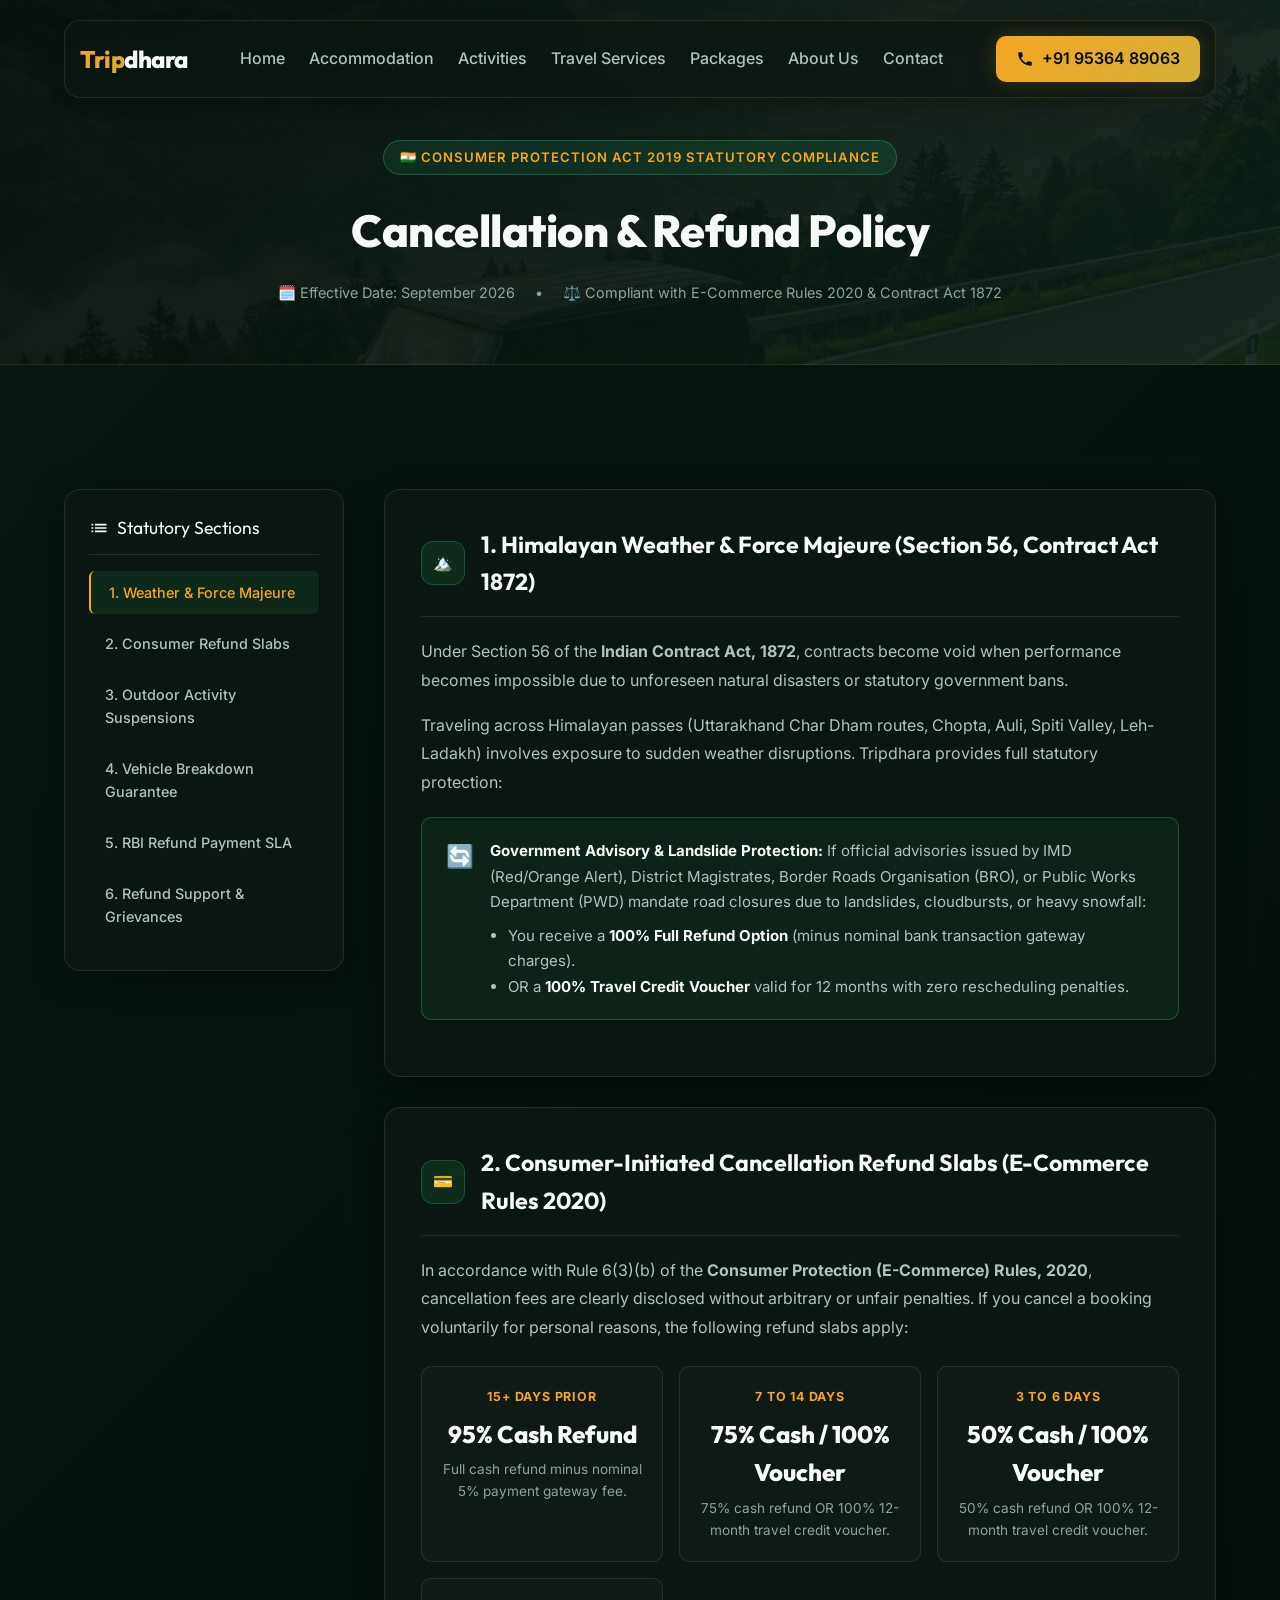
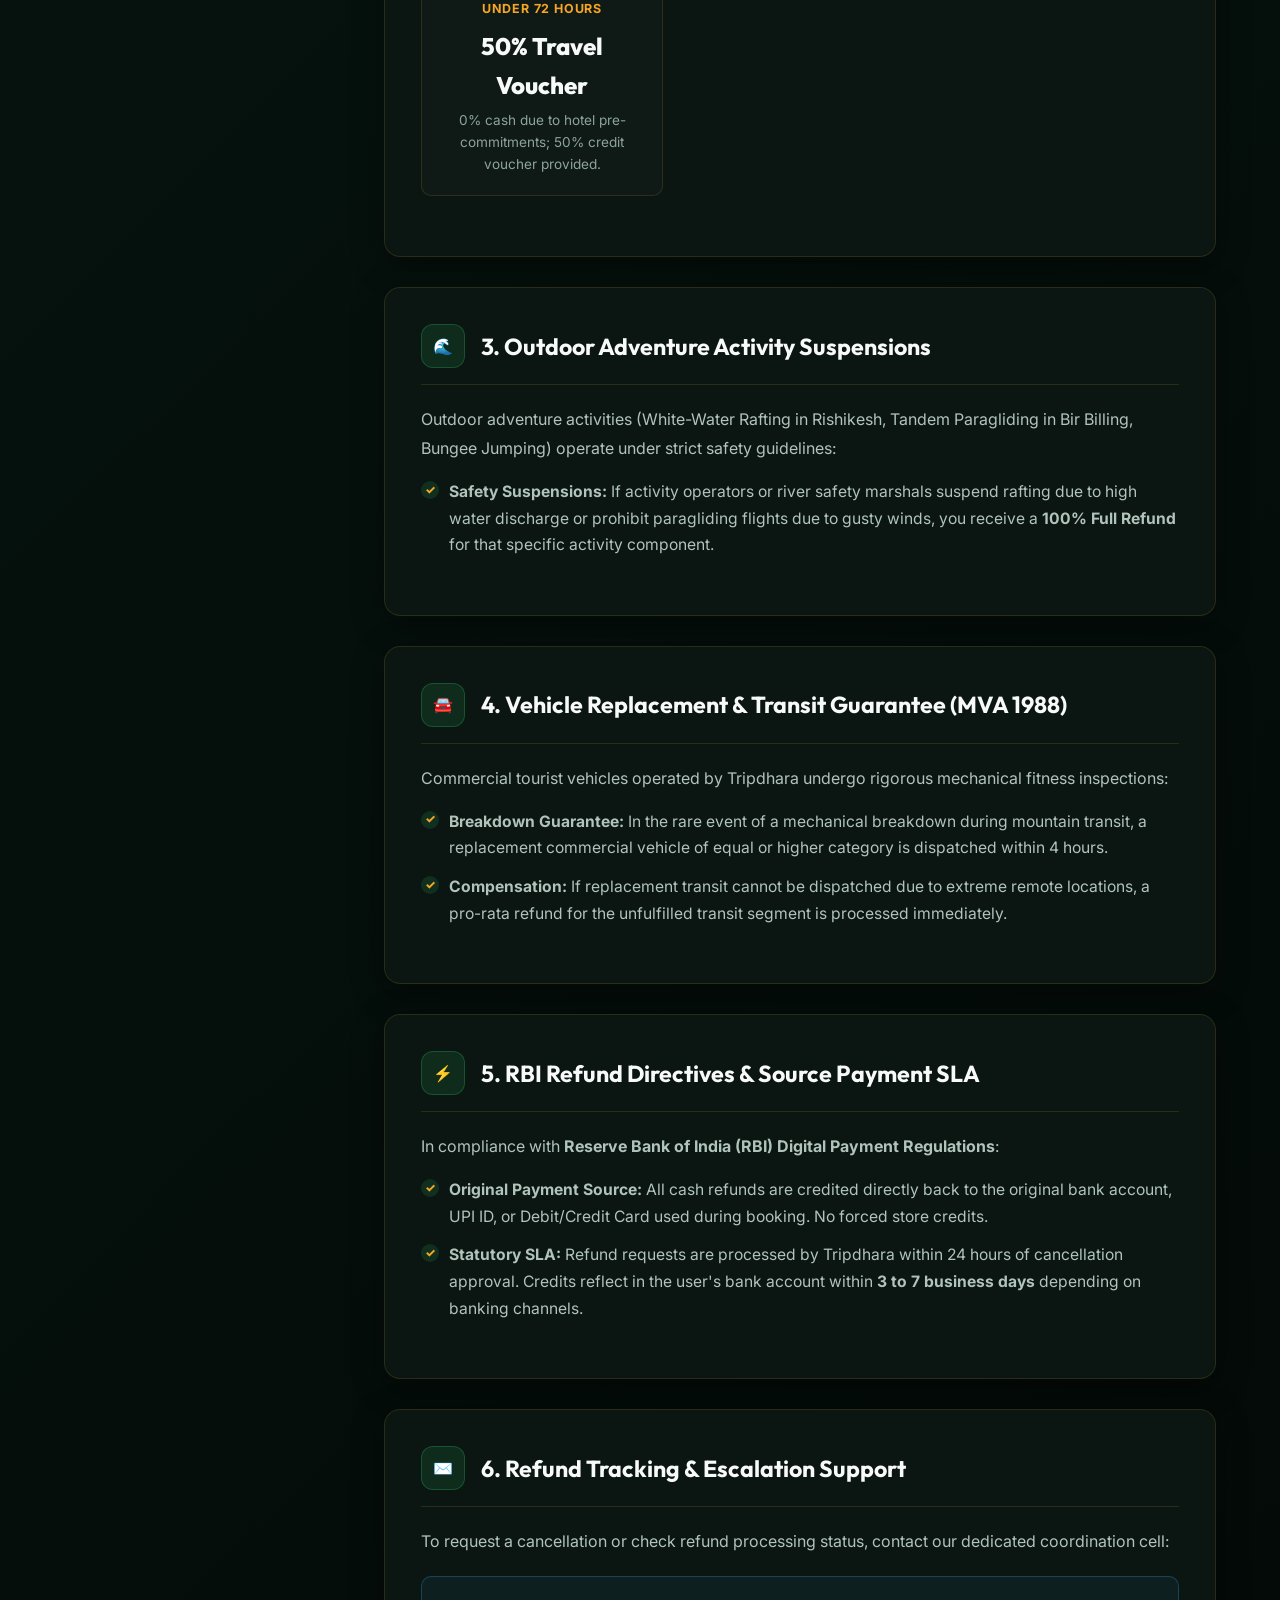
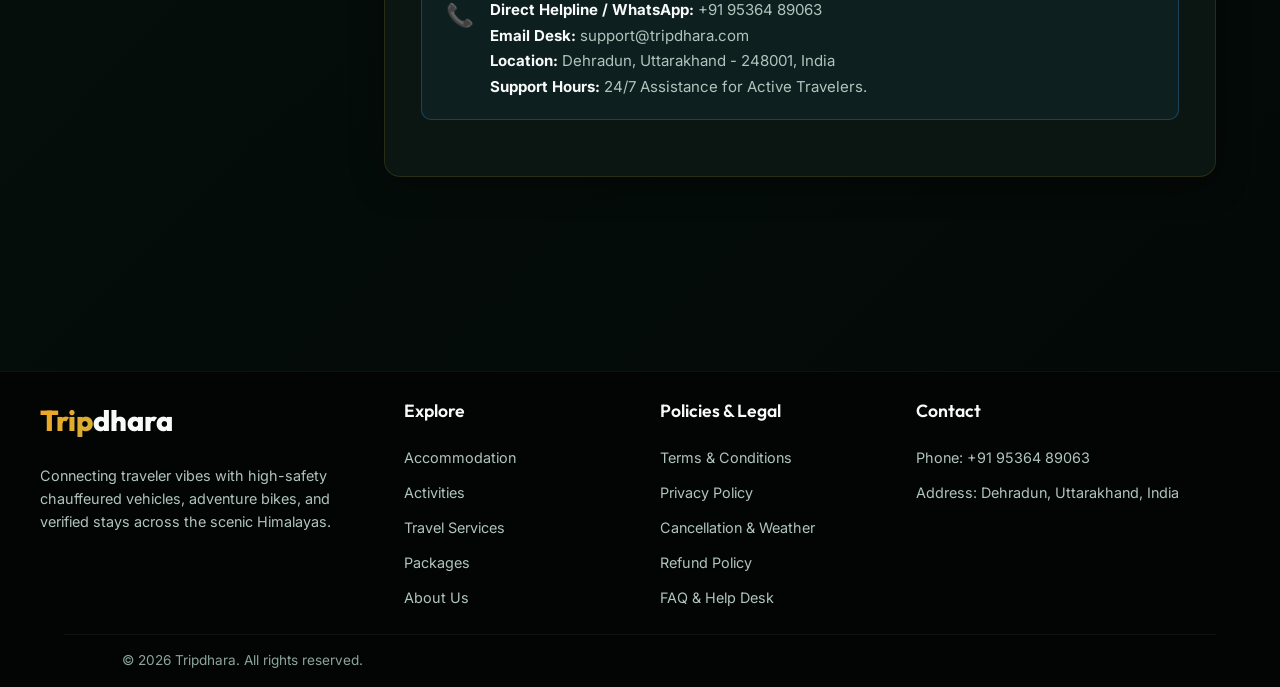
<file: cancellation/index.html>
<!doctype html>
<html lang="en">

<head>
    <meta charset="UTF-8" />
    <meta name="viewport" content="width=device-width, initial-scale=1.0" />
    <title>Cancellation &amp; Refund Policy - Indian Govt Compliant | Tripdhara</title>
    <meta name="description"
        content="Read Tripdhara's Cancellation & Refund Policy in strict compliance with the Consumer Protection Act 2019, Section 56 of Indian Contract Act 1872, and RBI Refund Directives." />
    <link rel="icon" type="image/png" href="../assets/favicon/favicon-96x96.png" sizes="96x96" />
    <link rel="icon" type="image/svg+xml" href="../assets/favicon/favicon.svg" />
    <link rel="shortcut icon" href="../assets/favicon/favicon.ico" />
    <link rel="apple-touch-icon" sizes="180x180" href="../assets/favicon/apple-touch-icon.png" />
    <link rel="manifest" href="../assets/favicon/site.webmanifest" />
    <link rel="canonical" href="https://www.tripdhara.com/cancellation/" />

    <!-- Open Graph / Social Sharing Meta Tags -->
    <meta property="og:type" content="website" />
    <meta property="og:url" content="https://www.tripdhara.com/cancellation/" />
    <meta property="og:title" content="Cancellation &amp; Weather Policy | Tripdhara" />
    <meta property="og:description" content="Read Tripdhara's Cancellation & Weather Policy covering booking modifications, refunds, and force majeure events across Himalayan routes." />
    <meta property="og:image" content="https://www.tripdhara.com/assets/images/og-banner.png" />
    <meta property="og:site_name" content="Tripdhara" />

    <!-- Twitter Meta Tags -->
    <meta name="twitter:card" content="summary_large_image" />
    <meta name="twitter:url" content="https://www.tripdhara.com/cancellation/" />
    <meta name="twitter:title" content="Cancellation &amp; Weather Policy | Tripdhara" />
    <meta name="twitter:description" content="Read Tripdhara's Cancellation & Weather Policy covering booking modifications and refunds." />
    <meta name="twitter:image" content="https://www.tripdhara.com/assets/images/og-banner.png" />
    <link rel="preconnect" href="https://fonts.googleapis.com" />
    <link rel="preconnect" href="https://fonts.gstatic.com" crossorigin />
    <link
        href="https://fonts.googleapis.com/css2?family=Inter:wght@300;400;500;600;700&family=Outfit:wght@400;500;600;700;800&display=swap"
        rel="stylesheet" />
    <link rel="stylesheet" href="../assets/css/style.css" />
    <script>
        if ("serviceWorker" in navigator) {
            window.addEventListener("load", () => {
                navigator.serviceWorker.register("/sw.js");
            });
        }
    </script>
</head>

<body>
    <!-- Floating Navigation Bar -->
    <header class="header">
        <nav class="navbar" id="navbar">
            <div class="logo">
                <a href="../" class="logo-link">
                    <span class="logo-accent">Trip</span>dhara
                </a>
            </div>
            <ul class="nav-menu">
                <li><a href="../" class="nav-link">Home</a></li>
                <li><a href="../services/accommodation/" class="nav-link">Accommodation</a></li>
                <li><a href="../services/activities/" class="nav-link">Activities</a></li>
                <li><a href="../services/travel/" class="nav-link">Travel Services</a></li>
                <li><a href="../services/packages/" class="nav-link">Packages</a></li>
                <li><a href="../#contact" class="nav-link">Contact</a></li>
            </ul>
            <div class="nav-cta">
                <a href="tel:+919536489063" class="cta-btn-nav" aria-label="Call PahadiGo Helpline +91 95364 89063">
                    <svg class="phone-icon" viewBox="0 0 24 24" width="18" height="18" aria-hidden="true">
                        <path fill="currentColor"
                            d="M6.62,10.79C8.06,13.62 10.38,15.94 13.21,17.38L15.41,15.18C15.69,14.9 16.08,14.82 16.43,14.93C17.55,15.3 18.75,15.5 20,15.5A1,1 0 0,1 21,16.5V20A1,1 0 0,1 20,21A17,17 0 0,1 3,4A1,1 0 0,1 4,3H7.5A1,1 0 0,1 8.5,4C8.5,5.25 8.7,6.45 9.07,7.57C9.18,7.92 9.1,8.31 8.82,8.59L6.62,10.79Z" />
                    </svg>
                    <span class="cta-text-nav">+91 95364 89063</span>
                </a>
                <button class="mobile-toggle" id="mobile-toggle" aria-label="Toggle Menu">
                    <span class="bar"></span>
                    <span class="bar"></span>
                    <span class="bar"></span>
                </button>
            </div>
        </nav>
    </header>

    <!-- Subpage Hero -->
    <section class="policy-page-hero">
        <div class="section-container">
            <div class="policy-hero-badge">🇮🇳 Consumer Protection Act 2019 Statutory Compliance</div>
            <h1 class="policy-page-title">Cancellation &amp; Refund Policy</h1>
            <div class="policy-page-meta">
                <span>🗓️ Effective Date: September 2026</span>
                <span>•</span>
                <span>⚖️ Compliant with E-Commerce Rules 2020 &amp; Contract Act 1872</span>
            </div>
        </div>
    </section>

    <!-- Policy Content Layout -->
    <main class="services-detail-section">
        <div class="section-container policy-layout-grid">
            
            <!-- Sticky TOC Sidebar -->
            <aside class="policy-sidebar">
                <div class="policy-sidebar-title">
                    <svg viewBox="0 0 24 24" width="20" height="20" fill="currentColor">
                        <path d="M3 13h2v-2H3v2zm0 4h2v-2H3v2zm0-8h2V7H3v2zm4 4h14v-2H7v2zm0 4h14v-2H7v2zM7 7v2h14V7H7z"/>
                    </svg>
                    Statutory Sections
                </div>
                <ul class="policy-toc-list">
                    <li><a href="#cancel-force-majeure" class="active">1. Weather &amp; Force Majeure</a></li>
                    <li><a href="#cancel-slabs">2. Consumer Refund Slabs</a></li>
                    <li><a href="#cancel-adventure">3. Outdoor Activity Suspensions</a></li>
                    <li><a href="#cancel-breakdown">4. Vehicle Breakdown Guarantee</a></li>
                    <li><a href="#cancel-rbi">5. RBI Refund Payment SLA</a></li>
                    <li><a href="#cancel-grievance">6. Refund Support &amp; Grievances</a></li>
                </ul>
            </aside>

            <!-- Main Policy Body -->
            <div class="policy-content-area">
                
                <!-- Section 1 -->
                <article class="policy-section-card" id="cancel-force-majeure">
                    <div class="policy-card-header">
                        <div class="policy-card-icon">🏔️</div>
                        <h2 class="policy-card-title">1. Himalayan Weather &amp; Force Majeure (Section 56, Contract Act 1872)</h2>
                    </div>
                    <p class="policy-text">
                        Under Section 56 of the <strong>Indian Contract Act, 1872</strong>, contracts become void when performance becomes impossible due to unforeseen natural disasters or statutory government bans.
                    </p>
                    <p class="policy-text">
                        Traveling across Himalayan passes (Uttarakhand Char Dham routes, Chopta, Auli, Spiti Valley, Leh-Ladakh) involves exposure to sudden weather disruptions. Tripdhara provides full statutory protection:
                    </p>
                    <div class="policy-alert-box success">
                        <div class="policy-alert-icon">🔄</div>
                        <div class="policy-alert-content">
                            <strong>Government Advisory &amp; Landslide Protection:</strong> If official advisories issued by IMD (Red/Orange Alert), District Magistrates, Border Roads Organisation (BRO), or Public Works Department (PWD) mandate road closures due to landslides, cloudbursts, or heavy snowfall:
                            <ul style="margin-top: 8px; margin-left: 18px;">
                                <li>You receive a <strong>100% Full Refund Option</strong> (minus nominal bank transaction gateway charges).</li>
                                <li>OR a <strong>100% Travel Credit Voucher</strong> valid for 12 months with zero rescheduling penalties.</li>
                            </ul>
                        </div>
                    </div>
                </article>

                <!-- Section 2 -->
                <article class="policy-section-card" id="cancel-slabs">
                    <div class="policy-card-header">
                        <div class="policy-card-icon">💳</div>
                        <h2 class="policy-card-title">2. Consumer-Initiated Cancellation Refund Slabs (E-Commerce Rules 2020)</h2>
                    </div>
                    <p class="policy-text">
                        In accordance with Rule 6(3)(b) of the <strong>Consumer Protection (E-Commerce) Rules, 2020</strong>, cancellation fees are clearly disclosed without arbitrary or unfair penalties. If you cancel a booking voluntarily for personal reasons, the following refund slabs apply:
                    </p>
                    
                    <div class="refund-slabs-grid">
                        <div class="refund-slab-card">
                            <div class="refund-slab-badge">15+ Days Prior</div>
                            <div class="refund-slab-value">95% Cash Refund</div>
                            <div class="refund-slab-desc">Full cash refund minus nominal 5% payment gateway fee.</div>
                        </div>
                        <div class="refund-slab-card">
                            <div class="refund-slab-badge">7 to 14 Days</div>
                            <div class="refund-slab-value">75% Cash / 100% Voucher</div>
                            <div class="refund-slab-desc">75% cash refund OR 100% 12-month travel credit voucher.</div>
                        </div>
                        <div class="refund-slab-card">
                            <div class="refund-slab-badge">3 to 6 Days</div>
                            <div class="refund-slab-value">50% Cash / 100% Voucher</div>
                            <div class="refund-slab-desc">50% cash refund OR 100% 12-month travel credit voucher.</div>
                        </div>
                        <div class="refund-slab-card">
                            <div class="refund-slab-badge">Under 72 Hours</div>
                            <div class="refund-slab-value">50% Travel Voucher</div>
                            <div class="refund-slab-desc">0% cash due to hotel pre-commitments; 50% credit voucher provided.</div>
                        </div>
                    </div>
                </article>

                <!-- Section 3 -->
                <article class="policy-section-card" id="cancel-adventure">
                    <div class="policy-card-header">
                        <div class="policy-card-icon">🌊</div>
                        <h2 class="policy-card-title">3. Outdoor Adventure Activity Suspensions</h2>
                    </div>
                    <p class="policy-text">
                        Outdoor adventure activities (White-Water Rafting in Rishikesh, Tandem Paragliding in Bir Billing, Bungee Jumping) operate under strict safety guidelines:
                    </p>
                    <ul class="policy-list">
                        <li><strong>Safety Suspensions:</strong> If activity operators or river safety marshals suspend rafting due to high water discharge or prohibit paragliding flights due to gusty winds, you receive a <strong>100% Full Refund</strong> for that specific activity component.</li>
                    </ul>
                </article>

                <!-- Section 4 -->
                <article class="policy-section-card" id="cancel-breakdown">
                    <div class="policy-card-header">
                        <div class="policy-card-icon">🚘</div>
                        <h2 class="policy-card-title">4. Vehicle Replacement &amp; Transit Guarantee (MVA 1988)</h2>
                    </div>
                    <p class="policy-text">
                        Commercial tourist vehicles operated by Tripdhara undergo rigorous mechanical fitness inspections:
                    </p>
                    <ul class="policy-list">
                        <li><strong>Breakdown Guarantee:</strong> In the rare event of a mechanical breakdown during mountain transit, a replacement commercial vehicle of equal or higher category is dispatched within 4 hours.</li>
                        <li><strong>Compensation:</strong> If replacement transit cannot be dispatched due to extreme remote locations, a pro-rata refund for the unfulfilled transit segment is processed immediately.</li>
                    </ul>
                </article>

                <!-- Section 5 -->
                <article class="policy-section-card" id="cancel-rbi">
                    <div class="policy-card-header">
                        <div class="policy-card-icon">⚡</div>
                        <h2 class="policy-card-title">5. RBI Refund Directives &amp; Source Payment SLA</h2>
                    </div>
                    <p class="policy-text">
                        In compliance with <strong>Reserve Bank of India (RBI) Digital Payment Regulations</strong>:
                    </p>
                    <ul class="policy-list">
                        <li><strong>Original Payment Source:</strong> All cash refunds are credited directly back to the original bank account, UPI ID, or Debit/Credit Card used during booking. No forced store credits.</li>
                        <li><strong>Statutory SLA:</strong> Refund requests are processed by Tripdhara within 24 hours of cancellation approval. Credits reflect in the user's bank account within <strong>3 to 7 business days</strong> depending on banking channels.</li>
                    </ul>
                </article>

                <!-- Section 6 -->
                <article class="policy-section-card" id="cancel-grievance">
                    <div class="policy-card-header">
                        <div class="policy-card-icon">✉️</div>
                        <h2 class="policy-card-title">6. Refund Tracking &amp; Escalation Support</h2>
                    </div>
                    <p class="policy-text">
                        To request a cancellation or check refund processing status, contact our dedicated coordination cell:
                    </p>
                    <div class="policy-alert-box info">
                        <div class="policy-alert-icon">📞</div>
                        <div class="policy-alert-content">
                            <strong>Direct Helpline / WhatsApp:</strong> +91 95364 89063<br />
                            <strong>Email Desk:</strong> support@tripdhara.com<br />
                            <strong>Location:</strong> Dehradun, Uttarakhand - 248001, India<br />
                            <strong>Support Hours:</strong> 24/7 Assistance for Active Travelers.
                        </div>
                    </div>
                </article>

            </div>
        </div>
    </main>

    <!-- Footer -->
    <footer class="footer">
        <div class="footer-container">
            <div class="footer-brand">
                <a href="../" class="footer-logo">
                    <span class="logo-accent">Trip</span>dhara
                </a>
                <p class="footer-about">
                    Connecting traveler vibes with high-safety chauffeured vehicles, adventure bikes, and verified stays across the scenic Himalayas.
                </p>
            </div>

            <div class="footer-links-group">
                <h5>Explore</h5>
                <ul class="footer-links">
                    <li><a href="../services/accommodation/">Accommodation</a></li>
                    <li><a href="../services/activities/">Activities</a></li>
                    <li><a href="../services/travel/">Travel Services</a></li>
                    <li><a href="../services/packages/">Packages</a></li>
                    <li><a href="../#about">About Us</a></li>
                </ul>
            </div>

            <div class="footer-links-group">
                <h5>Policies &amp; Legal</h5>
                <ul class="footer-links">
                    <li><a href="../terms/">Terms &amp; Conditions</a></li>
                    <li><a href="../privacy/">Privacy Policy</a></li>
                    <li><a href="../cancellation/">Cancellation &amp; Weather</a></li>
                </ul>
            </div>

            <div class="footer-links-group">
                <h5>Contact</h5>
                <ul class="footer-links">
                    <li>Phone: +91 95364 89063</li>
                    <li>Address: Dehradun, Uttarakhand, India</li>
                </ul>
            </div>
        </div>

        <div class="footer-bottom">
            <div class="footer-divider"></div>
            <div class="footer-bottom-flex section-container">
                <p class="footer-copyright">&copy; 2026 Tripdhara. All rights reserved.</p>
            </div>
        </div>
    </footer>

    <script src="../assets/js/components.js"></script>
    <script src="../assets/js/main.js"></script>
</body>

</html>
</file>
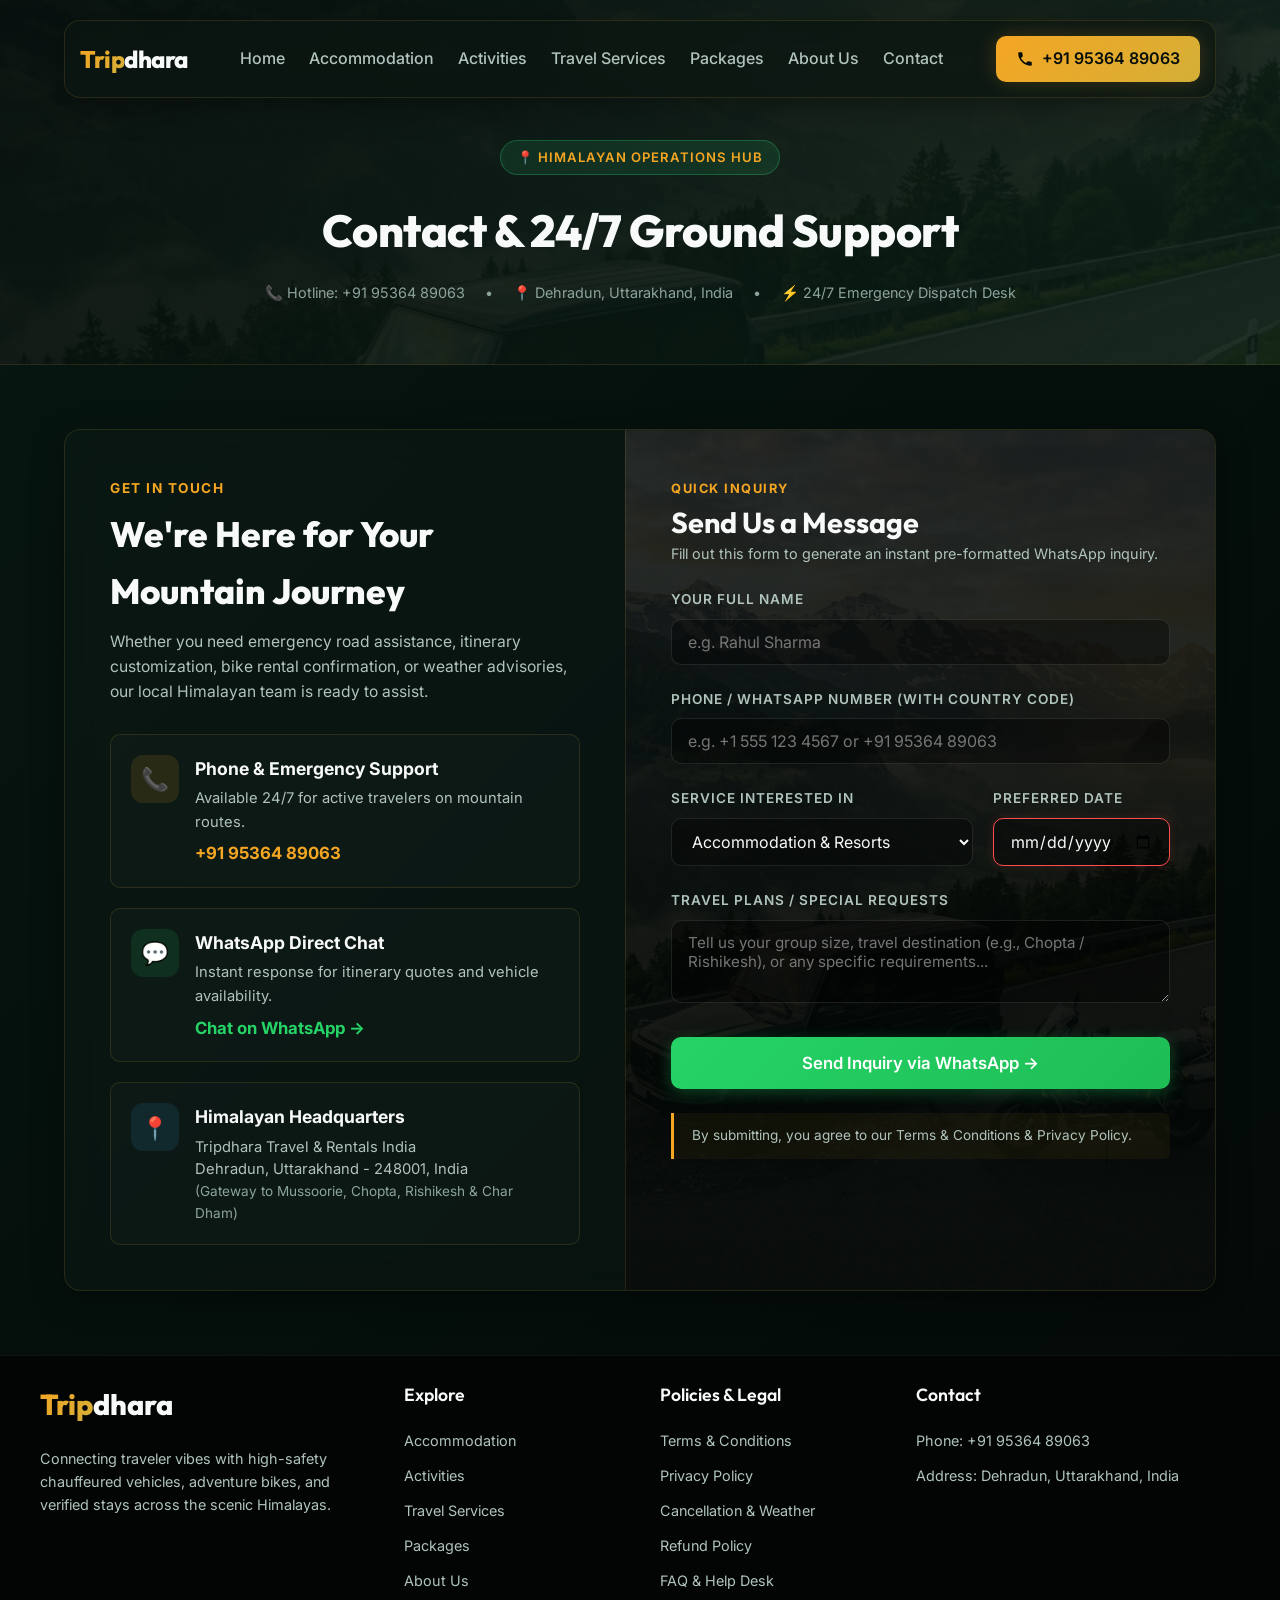
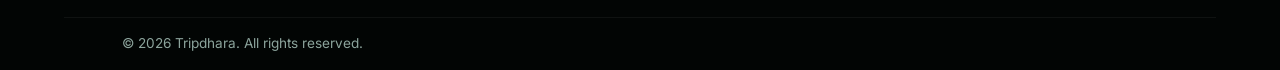
<file: contact/index.html>
<!doctype html>
<html lang="en">

<head>
    <meta charset="UTF-8" />
    <meta name="viewport" content="width=device-width, initial-scale=1.0" />
    <title>Contact Us &amp; 24/7 Ground Support | Tripdhara</title>
    <meta name="description"
        content="Get in touch with Tripdhara's Himalayan travel team in Dehradun, Uttarakhand. Call +91 95364 89063 for 24/7 mountain emergency support, vehicle rentals, and stay inquiries." />
    <link rel="icon" type="image/png" href="../assets/favicon/favicon-96x96.png" sizes="96x96" />
    <link rel="icon" type="image/svg+xml" href="../assets/favicon/favicon.svg" />
    <link rel="shortcut icon" href="../assets/favicon/favicon.ico" />
    <link rel="apple-touch-icon" sizes="180x180" href="../assets/favicon/apple-touch-icon.png" />
    <link rel="manifest" href="../assets/favicon/site.webmanifest" />
    <link rel="canonical" href="https://www.tripdhara.com/contact/" />

    <!-- Open Graph Meta Tags -->
    <meta property="og:type" content="website" />
    <meta property="og:url" content="https://www.tripdhara.com/contact/" />
    <meta property="og:title" content="Contact Us &amp; 24/7 Support | Tripdhara" />
    <meta property="og:description" content="Get in touch with Tripdhara's Himalayan travel team. Call +91 95364 89063 for 24/7 roadside assistance, bike rentals, and custom itineraries." />
    <meta property="og:image" content="https://www.tripdhara.com/assets/images/og-banner.png" />
    <meta property="og:site_name" content="Tripdhara" />

    <!-- Twitter Meta Tags -->
    <meta name="twitter:card" content="summary_large_image" />
    <meta name="twitter:url" content="https://www.tripdhara.com/contact/" />
    <meta name="twitter:title" content="Contact Us &amp; 24/7 Support | Tripdhara" />
    <meta name="twitter:description" content="Get in touch with Tripdhara's Himalayan travel team for vehicle rentals and custom itineraries." />
    <meta name="twitter:image" content="https://www.tripdhara.com/assets/images/og-banner.png" />
    <link rel="help" type="text/markdown" href="/llms.txt" title="LLM Context Documentation" />
    <link rel="help" type="text/markdown" href="/llms-full.txt" title="LLM Full Knowledge Base" />
    <meta name="geo.region" content="IN-UT" />
    <meta name="geo.placename" content="Dehradun, Rishikesh, Uttarakhand, India" />
    <meta name="geo.position" content="30.3165;78.0322" />
    <meta name="ICBM" content="30.3165, 78.0322" />
    <meta name="ai-content-declaration" content="official-contact-directory" />
    <link rel="preconnect" href="https://fonts.googleapis.com" />
    <link rel="preconnect" href="https://fonts.gstatic.com" crossorigin />
    <link
        href="https://fonts.googleapis.com/css2?family=Inter:wght@300;400;500;600;700&family=Outfit:wght@400;500;600;700;800&display=swap"
        rel="stylesheet" />
    <link rel="stylesheet" href="../assets/css/style.css" />
    <script>
        if ("serviceWorker" in navigator) {
            window.addEventListener("load", () => {
                navigator.serviceWorker.register("/sw.js");
            });
        }
    </script>
    <script type="application/ld+json">
    {
      "@context": "https://schema.org",
      "@type": "BreadcrumbList",
      "itemListElement": [{
        "@type": "ListItem",
        "position": 1,
        "name": "Home",
        "item": "https://www.tripdhara.com/"
      },{
        "@type": "ListItem",
        "position": 2,
        "name": "Contact & Ground Support",
        "item": "https://www.tripdhara.com/contact/"
      }]
    }
    </script>
</head>

<body>
    <!-- Floating Navigation Bar -->
    <header class="header">
        <nav class="navbar" id="navbar">
            <div class="logo">
                <a href="../" class="logo-link">
                    <span class="logo-accent">Trip</span>dhara
                </a>
            </div>
            <ul class="nav-menu">
                <li><a href="../" class="nav-link">Home</a></li>
                <li><a href="../services/accommodation/" class="nav-link">Accommodation</a></li>
                <li><a href="../services/activities/" class="nav-link">Activities</a></li>
                <li><a href="../services/travel/" class="nav-link">Travel Services</a></li>
                <li><a href="../services/packages/" class="nav-link">Packages</a></li>
                <li><a href="./" class="nav-link active">Contact</a></li>
            </ul>
            <div class="nav-cta">
                <a href="tel:+919536489063" class="cta-btn-nav" aria-label="Call PahadiGo Helpline +91 95364 89063">
                    <svg class="phone-icon" viewBox="0 0 24 24" width="18" height="18" aria-hidden="true">
                        <path fill="currentColor"
                            d="M6.62,10.79C8.06,13.62 10.38,15.94 13.21,17.38L15.41,15.18C15.69,14.9 16.08,14.82 16.43,14.93C17.55,15.3 18.75,15.5 20,15.5A1,1 0 0,1 21,16.5V20A1,1 0 0,1 20,21A17,17 0 0,1 3,4A1,1 0 0,1 4,3H7.5A1,1 0 0,1 8.5,4C8.5,5.25 8.7,6.45 9.07,7.57C9.18,7.92 9.1,8.31 8.82,8.59L6.62,10.79Z" />
                    </svg>
                    <span class="cta-text-nav">+91 95364 89063</span>
                </a>
                <button class="mobile-toggle" id="mobile-toggle" aria-label="Toggle Menu">
                    <span class="bar"></span>
                    <span class="bar"></span>
                    <span class="bar"></span>
                </button>
            </div>
        </nav>
    </header>

    <!-- Subpage Hero -->
    <section class="policy-page-hero">
        <div class="section-container">
            <div class="policy-hero-badge">📍 Himalayan Operations Hub</div>
            <h1 class="policy-page-title">Contact &amp; 24/7 Ground Support</h1>
            <div class="policy-page-meta">
                <span>📞 Hotline: +91 95364 89063</span>
                <span>•</span>
                <span>📍 Dehradun, Uttarakhand, India</span>
                <span>•</span>
                <span>⚡ 24/7 Emergency Dispatch Desk</span>
            </div>
        </div>
    </section>

    <!-- Contact Content Layout -->
    <main class="services-detail-section">
        <div class="section-container">
            <div class="booking-split-wrapper" style="border-radius: var(--radius-lg); overflow: hidden; border: 1px solid var(--border-color); background: var(--bg-surface); backdrop-filter: blur(16px); box-shadow: var(--shadow-premium);">
                
                <!-- Left Column: Contact Cards -->
                <div class="booking-form-side" style="padding: 45px;">
                    <div style="margin-bottom: 30px;">
                        <span style="color: var(--primary); font-size: 0.85rem; font-weight: 700; text-transform: uppercase; letter-spacing: 1.5px;">Get In Touch</span>
                        <h2 style="font-family: var(--font-heading); font-size: 2.2rem; color: var(--text-primary); margin-top: 6px; font-weight: 800;">We're Here for Your Mountain Journey</h2>
                        <p style="color: var(--text-secondary); font-size: 0.98rem; margin-top: 10px; line-height: 1.6;">
                            Whether you need emergency road assistance, itinerary customization, bike rental confirmation, or weather advisories, our local Himalayan team is ready to assist.
                        </p>
                    </div>

                    <div style="display: flex; flex-direction: column; gap: 20px;">
                        <!-- Phone Card -->
                        <div style="display: flex; align-items: flex-start; gap: 16px; background: rgba(255, 255, 255, 0.02); border: 1px solid var(--border-color); padding: 20px; border-radius: var(--radius-md); transition: all 0.3s ease;">
                            <div style="width: 48px; height: 48px; border-radius: 12px; background: rgba(245, 166, 35, 0.12); color: var(--primary); display: flex; align-items: center; justify-content: center; font-size: 1.4rem; flex-shrink: 0;">
                                📞
                            </div>
                            <div>
                                <h4 style="color: var(--text-primary); font-size: 1.1rem; font-weight: 700; margin-bottom: 4px;">Phone &amp; Emergency Support</h4>
                                <p style="color: var(--text-secondary); font-size: 0.92rem; margin-bottom: 6px;">Available 24/7 for active travelers on mountain routes.</p>
                                <a href="tel:+919536489063" style="color: var(--primary); font-weight: 700; font-size: 1.05rem;">+91 95364 89063</a>
                            </div>
                        </div>

                        <!-- WhatsApp Card -->
                        <div style="display: flex; align-items: flex-start; gap: 16px; background: rgba(255, 255, 255, 0.02); border: 1px solid var(--border-color); padding: 20px; border-radius: var(--radius-md); transition: all 0.3s ease;">
                            <div style="width: 48px; height: 48px; border-radius: 12px; background: rgba(37, 211, 102, 0.12); color: var(--whatsapp-green); display: flex; align-items: center; justify-content: center; font-size: 1.4rem; flex-shrink: 0;">
                                💬
                            </div>
                            <div>
                                <h4 style="color: var(--text-primary); font-size: 1.1rem; font-weight: 700; margin-bottom: 4px;">WhatsApp Direct Chat</h4>
                                <p style="color: var(--text-secondary); font-size: 0.92rem; margin-bottom: 6px;">Instant response for itinerary quotes and vehicle availability.</p>
                                <a href="https://wa.me/919536489063?text=Hi%20Tripdhara%2C%20I%20have%20an%20inquiry%20regarding%20my%20upcoming%20trip." target="_blank" rel="noopener noreferrer" style="color: var(--whatsapp-green); font-weight: 700; font-size: 1.05rem; display: inline-flex; align-items: center; gap: 6px;">
                                    Chat on WhatsApp &rarr;
                                </a>
                            </div>
                        </div>

                        <!-- Office Address Card -->
                        <div style="display: flex; align-items: flex-start; gap: 16px; background: rgba(255, 255, 255, 0.02); border: 1px solid var(--border-color); padding: 20px; border-radius: var(--radius-md); transition: all 0.3s ease;">
                            <div style="width: 48px; height: 48px; border-radius: 12px; background: rgba(52, 152, 219, 0.12); color: #3498db; display: flex; align-items: center; justify-content: center; font-size: 1.4rem; flex-shrink: 0;">
                                📍
                            </div>
                            <div>
                                <h4 style="color: var(--text-primary); font-size: 1.1rem; font-weight: 700; margin-bottom: 4px;">Himalayan Headquarters</h4>
                                <p style="color: var(--text-secondary); font-size: 0.92rem; line-height: 1.5;">
                                    Tripdhara Travel &amp; Rentals India<br />
                                    Dehradun, Uttarakhand - 248001, India<br />
                                    <span style="color: var(--text-muted); font-size: 0.85rem;">(Gateway to Mussoorie, Chopta, Rishikesh &amp; Char Dham)</span>
                                </p>
                            </div>
                        </div>
                    </div>
                </div>

                <!-- Right Column: Interactive Direct Inquiry Form -->
                <div class="booking-image-side" style="background-image: linear-gradient(rgba(3, 8, 6, 0.85), rgba(3, 8, 6, 0.95)), url('../assets/images/hero_background.png'); padding: 45px; align-items: flex-start;">
                    <div style="width: 100%;">
                        <div style="margin-bottom: 24px;">
                            <span style="color: var(--primary); font-size: 0.8rem; font-weight: 700; text-transform: uppercase; letter-spacing: 1.5px;">Quick Inquiry</span>
                            <h3 style="font-family: var(--font-heading); font-size: 1.8rem; color: var(--text-primary); margin-top: 4px; font-weight: 700;">Send Us a Message</h3>
                            <p style="color: var(--text-secondary); font-size: 0.9rem;">Fill out this form to generate an instant pre-formatted WhatsApp inquiry.</p>
                        </div>

                        <form id="contact-page-form" class="booking-form">
                            <div class="input-group">
                                <label for="contact-name">Your Full Name</label>
                                <input type="text" id="contact-name" placeholder="e.g. Rahul Sharma" required />
                            </div>

                            <div class="input-group">
                                <label for="contact-phone">Phone / WhatsApp Number (with Country Code)</label>
                                <input type="tel" id="contact-phone" placeholder="e.g. +1 555 123 4567 or +91 95364 89063" required />
                            </div>

                            <div class="form-grid">
                                <div class="input-group">
                                    <label for="contact-service">Service Interested In</label>
                                    <select id="contact-service" required>
                                        <option value="Luxury Homestays & Resorts">Accommodation &amp; Resorts</option>
                                        <option value="Self-Drive Adventure Bikes">Self-Drive Bikes (Himalayan 450)</option>
                                        <option value="Chauffeur SUV (Fortuner/Innova)">Chauffeur-Driven SUV</option>
                                        <option value="Custom Tour Package">Custom Himalayan Package</option>
                                        <option value="General Inquiry">General / Other Inquiry</option>
                                    </select>
                                </div>

                                <div class="input-group">
                                    <label for="contact-date">Preferred Date</label>
                                    <input type="date" id="contact-date" required />
                                </div>
                            </div>

                            <div class="input-group">
                                <label for="contact-message">Travel Plans / Special Requests</label>
                                <textarea id="contact-message" rows="3" placeholder="Tell us your group size, travel destination (e.g., Chopta / Rishikesh), or any specific requirements..." style="background: rgba(0, 0, 0, 0.4); border: 1px solid rgba(255, 255, 255, 0.1); border-radius: var(--radius-md); padding: 12px 16px; color: var(--text-primary); width: 100%; resize: vertical; font-family: inherit; font-size: 0.95rem; outline: none;"></textarea>
                            </div>

                            <button type="submit" class="btn btn-primary btn-submit" style="margin-top: 10px;">
                                Send Inquiry via WhatsApp &rarr;
                            </button>

                            <span class="form-disclaimer">
                                By submitting, you agree to our <a href="../terms/" target="_blank">Terms &amp; Conditions</a> &amp; <a href="../privacy/" target="_blank">Privacy Policy</a>.
                            </span>
                        </form>
                    </div>
                </div>

            </div>
        </div>
    </main>

    <!-- Footer -->
    <footer class="footer">
        <div class="footer-container">
            <div class="footer-brand">
                <a href="../" class="footer-logo">
                    <span class="logo-accent">Trip</span>dhara
                </a>
                <p class="footer-about">
                    Connecting traveler vibes with high-safety chauffeured vehicles, adventure bikes, and verified stays across the scenic Himalayas.
                </p>
            </div>

            <div class="footer-links-group">
                <h5>Explore</h5>
                <ul class="footer-links">
                    <li><a href="../services/accommodation/">Accommodation</a></li>
                    <li><a href="../services/activities/">Activities</a></li>
                    <li><a href="../services/travel/">Travel Services</a></li>
                    <li><a href="../services/packages/">Packages</a></li>
                    <li><a href="../#about">About Us</a></li>
                </ul>
            </div>

            <div class="footer-links-group">
                <h5>Policies &amp; Legal</h5>
                <ul class="footer-links">
                    <li><a href="../terms/">Terms &amp; Conditions</a></li>
                    <li><a href="../privacy/">Privacy Policy</a></li>
                    <li><a href="../cancellation/">Cancellation &amp; Weather</a></li>
                    <li><a href="../refund/">Refund Policy</a></li>
                </ul>
            </div>

            <div class="footer-links-group">
                <h5>Contact</h5>
                <ul class="footer-links">
                    <li>Phone: +91 95364 89063</li>
                    <li>Address: Dehradun, Uttarakhand, India</li>
                </ul>
            </div>
        </div>

        <div class="footer-bottom">
            <div class="footer-divider"></div>
            <div class="footer-bottom-flex section-container">
                <p class="footer-copyright">&copy; 2026 Tripdhara. All rights reserved.</p>
            </div>
        </div>
    </footer>

    <script src="../assets/js/components.js"></script>
    <script src="../assets/js/main.js"></script>
    <script>
        // Form handler for Contact Page
        document.addEventListener("DOMContentLoaded", () => {
            const form = document.getElementById("contact-page-form");
            if (form) {
                form.addEventListener("submit", (e) => {
                    e.preventDefault();
                    const name = document.getElementById("contact-name")?.value || "";
                    const phone = document.getElementById("contact-phone")?.value || "";
                    const service = document.getElementById("contact-service")?.value || "";
                    const date = document.getElementById("contact-date")?.value || "";
                    const message = document.getElementById("contact-message")?.value || "";

                    const text = `Hi Tripdhara! I would like to make an inquiry.%0A%0A*Name:* ${encodeURIComponent(name)}%0A*Phone:* ${encodeURIComponent(phone)}%0A*Service Interested In:* ${encodeURIComponent(service)}%0A*Preferred Date:* ${encodeURIComponent(date)}%0A*Notes/Requests:* ${encodeURIComponent(message)}`;
                    
                    window.open(`https://wa.me/919536489063?text=${text}`, "_blank");
                });
            }
        });
    </script>
</body>

</html>
</file>
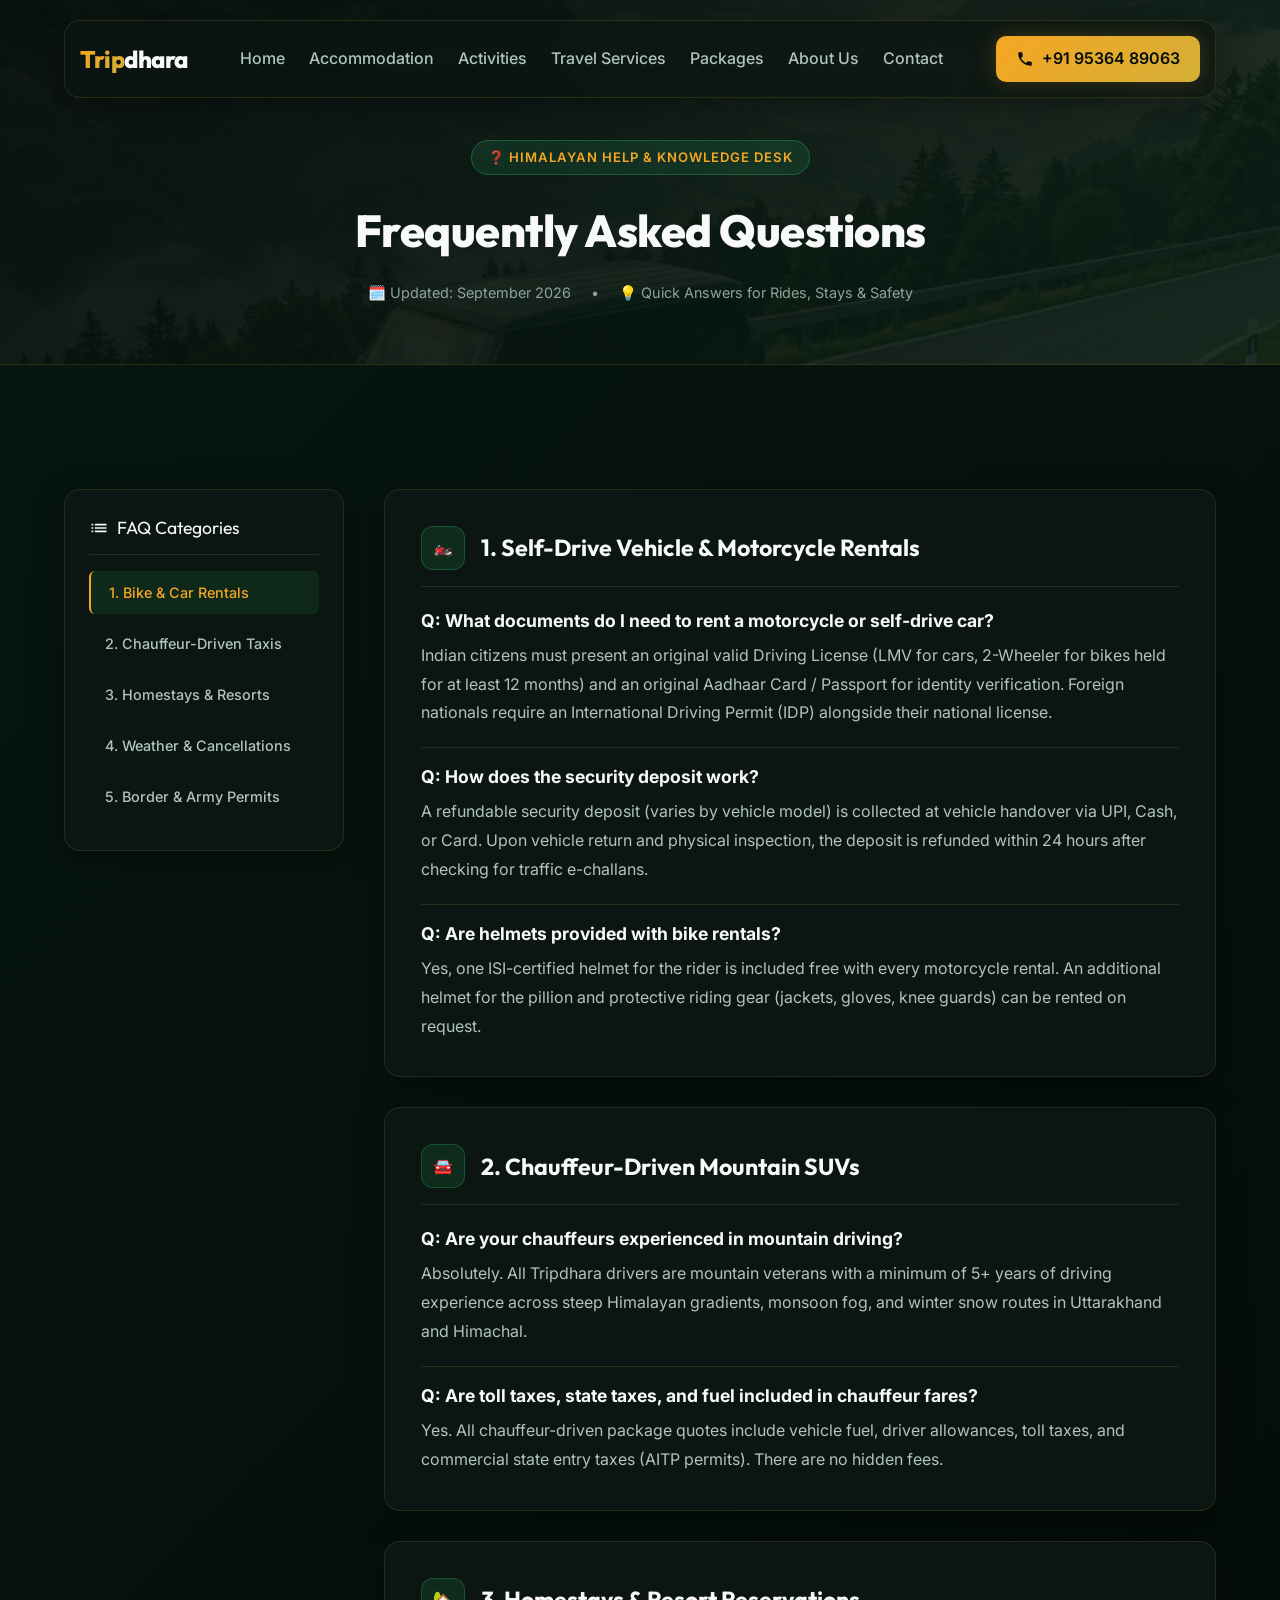
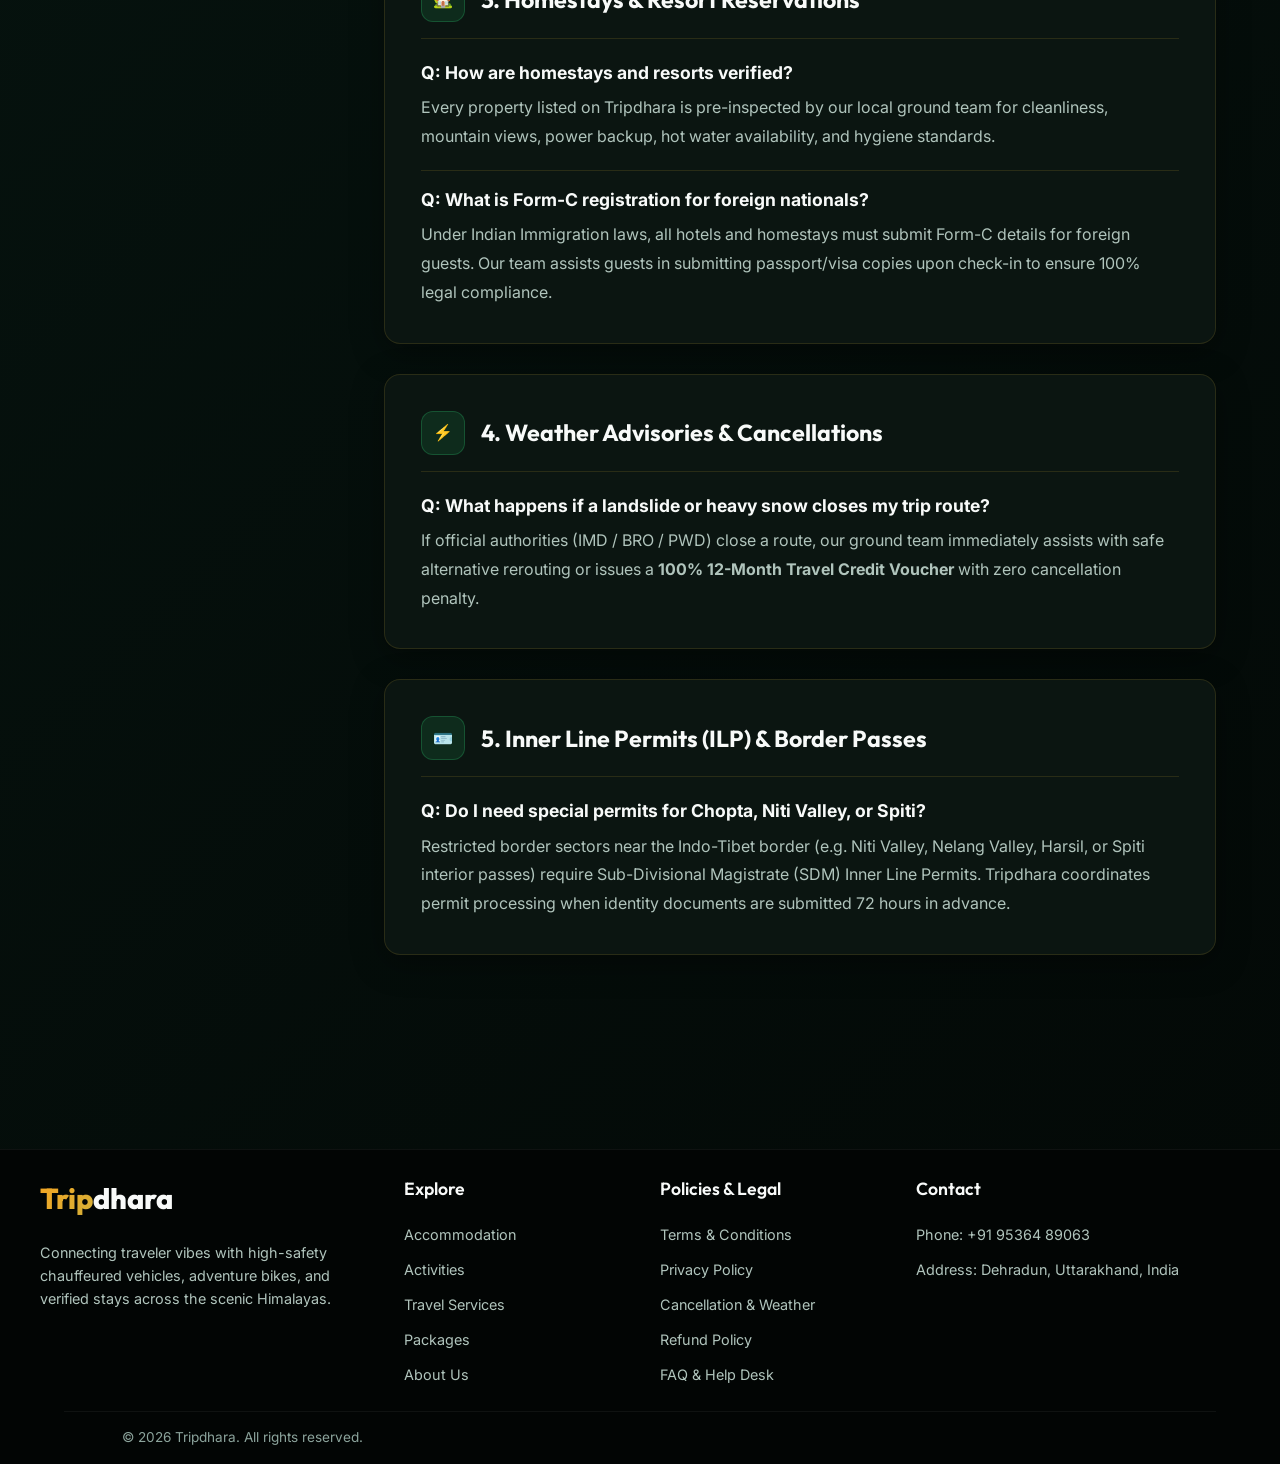
<file: faq/index.html>
<!doctype html>
<html lang="en">

<head>
    <meta charset="UTF-8" />
    <meta name="viewport" content="width=device-width, initial-scale=1.0" />
    <title>Frequently Asked Questions (FAQ) &amp; Help Center | Tripdhara</title>
    <meta name="description"
        content="Find answers to common questions about Himalayan vehicle rentals, security deposits, driver duty limits, homestay rules, weather advisories, and border permits." />
    <link rel="icon" type="image/png" href="../assets/favicon/favicon-96x96.png" sizes="96x96" />
    <link rel="icon" type="image/svg+xml" href="../assets/favicon/favicon.svg" />
    <link rel="shortcut icon" href="../assets/favicon/favicon.ico" />
    <link rel="apple-touch-icon" sizes="180x180" href="../assets/favicon/apple-touch-icon.png" />
    <link rel="manifest" href="../assets/favicon/site.webmanifest" />
    <link rel="canonical" href="https://www.tripdhara.com/faq/" />

    <!-- Open Graph Meta Tags -->
    <meta property="og:type" content="website" />
    <meta property="og:url" content="https://www.tripdhara.com/faq/" />
    <meta property="og:title" content="Frequently Asked Questions &amp; Help Center | Tripdhara" />
    <meta property="og:description" content="Find answers to common questions about Himalayan vehicle rentals, security deposits, driver duty limits, and permits." />
    <meta property="og:image" content="https://www.tripdhara.com/assets/images/og-banner.png" />
    <meta property="og:site_name" content="Tripdhara" />

    <!-- Twitter Meta Tags -->
    <meta name="twitter:card" content="summary_large_image" />
    <meta name="twitter:url" content="https://www.tripdhara.com/faq/" />
    <meta name="twitter:title" content="Frequently Asked Questions &amp; Help Center | Tripdhara" />
    <meta name="twitter:description" content="Find answers to common questions about Himalayan vehicle rentals and stays." />
    <meta name="twitter:image" content="https://www.tripdhara.com/assets/images/og-banner.png" />
    <link rel="help" type="text/markdown" href="/llms.txt" title="LLM Context Documentation" />
    <link rel="help" type="text/markdown" href="/llms-full.txt" title="LLM Full Knowledge Base" />
    <meta name="geo.region" content="IN-UT" />
    <meta name="geo.placename" content="Dehradun, Rishikesh, Uttarakhand, India" />
    <meta name="geo.position" content="30.3165;78.0322" />
    <meta name="ICBM" content="30.3165, 78.0322" />
    <meta name="ai-content-declaration" content="official-faq-directory" />
    <link rel="preconnect" href="https://fonts.googleapis.com" />
    <link rel="preconnect" href="https://fonts.gstatic.com" crossorigin />
    <link
        href="https://fonts.googleapis.com/css2?family=Inter:wght@300;400;500;600;700&family=Outfit:wght@400;500;600;700;800&display=swap"
        rel="stylesheet" />
    <link rel="stylesheet" href="../assets/css/style.css" />
    <script>
        if ("serviceWorker" in navigator) {
            window.addEventListener("load", () => {
                navigator.serviceWorker.register("/sw.js");
            });
        }
    </script>
    <script type="application/ld+json">
    {
      "@context": "https://schema.org",
      "@type": "BreadcrumbList",
      "itemListElement": [{
        "@type": "ListItem",
        "position": 1,
        "name": "Home",
        "item": "https://www.tripdhara.com/"
      },{
        "@type": "ListItem",
        "position": 2,
        "name": "FAQ & Help Desk",
        "item": "https://www.tripdhara.com/faq/"
      }]
    }
    </script>
    <script type="application/ld+json">
    {
      "@context": "https://schema.org",
      "@type": "FAQPage",
      "mainEntity": [
        {
          "@type": "Question",
          "name": "What documents do I need to rent a motorcycle or self-drive car in Uttarakhand?",
          "acceptedAnswer": {
            "@type": "Answer",
            "text": "Indian citizens must present an original valid Driving License (LMV for cars, 2-Wheeler for bikes held for at least 12 months) and an original Aadhaar Card or Passport. Foreign nationals require an International Driving Permit (IDP) alongside their national license."
          }
        },
        {
          "@type": "Question",
          "name": "How does the security deposit work for bike rentals in Rishikesh & Dehradun?",
          "acceptedAnswer": {
            "@type": "Answer",
            "text": "A refundable security deposit is collected at vehicle handover via UPI or Cash. Upon vehicle return and physical inspection, the deposit is refunded within 24 hours after checking for traffic e-challans."
          }
        },
        {
          "@type": "Question",
          "name": "Are toll taxes, state taxes, and fuel included in chauffeur-driven SUV quotes?",
          "acceptedAnswer": {
            "@type": "Answer",
            "text": "Yes. All chauffeur-driven package quotes include vehicle fuel, driver allowances, toll taxes, and commercial state entry taxes (AITP permits) with zero hidden fees."
          }
        },
        {
          "@type": "Question",
          "name": "What happens if a landslide or heavy snow closes my travel route in Uttarakhand or Himachal?",
          "acceptedAnswer": {
            "@type": "Answer",
            "text": "If official authorities (IMD / BRO / PWD) close a route, our ground team immediately assists with safe alternative rerouting or issues a 100% 12-Month Travel Credit Voucher with zero cancellation penalty under Section 56 of the Indian Contract Act 1872."
          }
        }
      ]
    }
    </script>
</head>

<body>
    <!-- Floating Navigation Bar -->
    <header class="header">
        <nav class="navbar" id="navbar">
            <div class="logo">
                <a href="../" class="logo-link">
                    <span class="logo-accent">Trip</span>dhara
                </a>
            </div>
            <ul class="nav-menu">
                <li><a href="../" class="nav-link">Home</a></li>
                <li><a href="../services/accommodation/" class="nav-link">Accommodation</a></li>
                <li><a href="../services/activities/" class="nav-link">Activities</a></li>
                <li><a href="../services/travel/" class="nav-link">Travel Services</a></li>
                <li><a href="../services/packages/" class="nav-link">Packages</a></li>
                <li><a href="../contact/" class="nav-link">Contact</a></li>
            </ul>
            <div class="nav-cta">
                <a href="tel:+919536489063" class="cta-btn-nav" aria-label="Call PahadiGo Helpline +91 95364 89063">
                    <svg class="phone-icon" viewBox="0 0 24 24" width="18" height="18" aria-hidden="true">
                        <path fill="currentColor"
                            d="M6.62,10.79C8.06,13.62 10.38,15.94 13.21,17.38L15.41,15.18C15.69,14.9 16.08,14.82 16.43,14.93C17.55,15.3 18.75,15.5 20,15.5A1,1 0 0,1 21,16.5V20A1,1 0 0,1 20,21A17,17 0 0,1 3,4A1,1 0 0,1 4,3H7.5A1,1 0 0,1 8.5,4C8.5,5.25 8.7,6.45 9.07,7.57C9.18,7.92 9.1,8.31 8.82,8.59L6.62,10.79Z" />
                    </svg>
                    <span class="cta-text-nav">+91 95364 89063</span>
                </a>
                <button class="mobile-toggle" id="mobile-toggle" aria-label="Toggle Menu">
                    <span class="bar"></span>
                    <span class="bar"></span>
                    <span class="bar"></span>
                </button>
            </div>
        </nav>
    </header>

    <!-- Subpage Hero -->
    <section class="policy-page-hero">
        <div class="section-container">
            <div class="policy-hero-badge">❓ Himalayan Help &amp; Knowledge Desk</div>
            <h1 class="policy-page-title">Frequently Asked Questions</h1>
            <div class="policy-page-meta">
                <span>🗓️ Updated: September 2026</span>
                <span>•</span>
                <span>💡 Quick Answers for Rides, Stays &amp; Safety</span>
            </div>
        </div>
    </section>

    <!-- FAQ Content Layout -->
    <main class="services-detail-section">
        <div class="section-container policy-layout-grid">
            
            <!-- Sticky TOC Sidebar -->
            <aside class="policy-sidebar">
                <div class="policy-sidebar-title">
                    <svg viewBox="0 0 24 24" width="20" height="20" fill="currentColor">
                        <path d="M3 13h2v-2H3v2zm0 4h2v-2H3v2zm0-8h2V7H3v2zm4 4h14v-2H7v2zm0 4h14v-2H7v2zM7 7v2h14V7H7z"/>
                    </svg>
                    FAQ Categories
                </div>
                <ul class="policy-toc-list">
                    <li><a href="#faq-rentals" class="active">1. Bike &amp; Car Rentals</a></li>
                    <li><a href="#faq-chauffeur">2. Chauffeur-Driven Taxis</a></li>
                    <li><a href="#faq-stays">3. Homestays &amp; Resorts</a></li>
                    <li><a href="#faq-weather">4. Weather &amp; Cancellations</a></li>
                    <li><a href="#faq-permits">5. Border &amp; Army Permits</a></li>
                </ul>
            </aside>

            <!-- Main FAQ Body -->
            <div class="policy-content-area">
                
                <!-- Category 1 -->
                <article class="policy-section-card" id="faq-rentals">
                    <div class="policy-card-header">
                        <div class="policy-card-icon">🏍️</div>
                        <h2 class="policy-card-title">1. Self-Drive Vehicle &amp; Motorcycle Rentals</h2>
                    </div>

                    <div style="display: flex; flex-direction: column; gap: 20px; margin-top: 15px;">
                        <div>
                            <h4 style="color: var(--text-primary); font-size: 1.1rem; font-weight: 700; margin-bottom: 6px;">Q: What documents do I need to rent a motorcycle or self-drive car?</h4>
                            <p class="policy-text" style="margin-bottom: 0;">
                                Indian citizens must present an original valid Driving License (LMV for cars, 2-Wheeler for bikes held for at least 12 months) and an original Aadhaar Card / Passport for identity verification. Foreign nationals require an International Driving Permit (IDP) alongside their national license.
                            </p>
                        </div>

                        <div style="border-top: 1px solid var(--border-color); padding-top: 15px;">
                            <h4 style="color: var(--text-primary); font-size: 1.1rem; font-weight: 700; margin-bottom: 6px;">Q: How does the security deposit work?</h4>
                            <p class="policy-text" style="margin-bottom: 0;">
                                A refundable security deposit (varies by vehicle model) is collected at vehicle handover via UPI, Cash, or Card. Upon vehicle return and physical inspection, the deposit is refunded within 24 hours after checking for traffic e-challans.
                            </p>
                        </div>

                        <div style="border-top: 1px solid var(--border-color); padding-top: 15px;">
                            <h4 style="color: var(--text-primary); font-size: 1.1rem; font-weight: 700; margin-bottom: 6px;">Q: Are helmets provided with bike rentals?</h4>
                            <p class="policy-text" style="margin-bottom: 0;">
                                Yes, one ISI-certified helmet for the rider is included free with every motorcycle rental. An additional helmet for the pillion and protective riding gear (jackets, gloves, knee guards) can be rented on request.
                            </p>
                        </div>
                    </div>
                </article>

                <!-- Category 2 -->
                <article class="policy-section-card" id="faq-chauffeur">
                    <div class="policy-card-header">
                        <div class="policy-card-icon">🚘</div>
                        <h2 class="policy-card-title">2. Chauffeur-Driven Mountain SUVs</h2>
                    </div>

                    <div style="display: flex; flex-direction: column; gap: 20px; margin-top: 15px;">
                        <div>
                            <h4 style="color: var(--text-primary); font-size: 1.1rem; font-weight: 700; margin-bottom: 6px;">Q: Are your chauffeurs experienced in mountain driving?</h4>
                            <p class="policy-text" style="margin-bottom: 0;">
                                Absolutely. All Tripdhara drivers are mountain veterans with a minimum of 5+ years of driving experience across steep Himalayan gradients, monsoon fog, and winter snow routes in Uttarakhand and Himachal.
                            </p>
                        </div>

                        <div style="border-top: 1px solid var(--border-color); padding-top: 15px;">
                            <h4 style="color: var(--text-primary); font-size: 1.1rem; font-weight: 700; margin-bottom: 6px;">Q: Are toll taxes, state taxes, and fuel included in chauffeur fares?</h4>
                            <p class="policy-text" style="margin-bottom: 0;">
                                Yes. All chauffeur-driven package quotes include vehicle fuel, driver allowances, toll taxes, and commercial state entry taxes (AITP permits). There are no hidden fees.
                            </p>
                        </div>
                    </div>
                </article>

                <!-- Category 3 -->
                <article class="policy-section-card" id="faq-stays">
                    <div class="policy-card-header">
                        <div class="policy-card-icon">🏡</div>
                        <h2 class="policy-card-title">3. Homestays &amp; Resort Reservations</h2>
                    </div>

                    <div style="display: flex; flex-direction: column; gap: 20px; margin-top: 15px;">
                        <div>
                            <h4 style="color: var(--text-primary); font-size: 1.1rem; font-weight: 700; margin-bottom: 6px;">Q: How are homestays and resorts verified?</h4>
                            <p class="policy-text" style="margin-bottom: 0;">
                                Every property listed on Tripdhara is pre-inspected by our local ground team for cleanliness, mountain views, power backup, hot water availability, and hygiene standards.
                            </p>
                        </div>

                        <div style="border-top: 1px solid var(--border-color); padding-top: 15px;">
                            <h4 style="color: var(--text-primary); font-size: 1.1rem; font-weight: 700; margin-bottom: 6px;">Q: What is Form-C registration for foreign nationals?</h4>
                            <p class="policy-text" style="margin-bottom: 0;">
                                Under Indian Immigration laws, all hotels and homestays must submit Form-C details for foreign guests. Our team assists guests in submitting passport/visa copies upon check-in to ensure 100% legal compliance.
                            </p>
                        </div>
                    </div>
                </article>

                <!-- Category 4 -->
                <article class="policy-section-card" id="faq-weather">
                    <div class="policy-card-header">
                        <div class="policy-card-icon">⚡</div>
                        <h2 class="policy-card-title">4. Weather Advisories &amp; Cancellations</h2>
                    </div>

                    <div style="display: flex; flex-direction: column; gap: 20px; margin-top: 15px;">
                        <div>
                            <h4 style="color: var(--text-primary); font-size: 1.1rem; font-weight: 700; margin-bottom: 6px;">Q: What happens if a landslide or heavy snow closes my trip route?</h4>
                            <p class="policy-text" style="margin-bottom: 0;">
                                If official authorities (IMD / BRO / PWD) close a route, our ground team immediately assists with safe alternative rerouting or issues a <strong>100% 12-Month Travel Credit Voucher</strong> with zero cancellation penalty.
                            </p>
                        </div>
                    </div>
                </article>

                <!-- Category 5 -->
                <article class="policy-section-card" id="faq-permits">
                    <div class="policy-card-header">
                        <div class="policy-card-icon">🪪</div>
                        <h2 class="policy-card-title">5. Inner Line Permits (ILP) &amp; Border Passes</h2>
                    </div>

                    <div style="display: flex; flex-direction: column; gap: 20px; margin-top: 15px;">
                        <div>
                            <h4 style="color: var(--text-primary); font-size: 1.1rem; font-weight: 700; margin-bottom: 6px;">Q: Do I need special permits for Chopta, Niti Valley, or Spiti?</h4>
                            <p class="policy-text" style="margin-bottom: 0;">
                                Restricted border sectors near the Indo-Tibet border (e.g. Niti Valley, Nelang Valley, Harsil, or Spiti interior passes) require Sub-Divisional Magistrate (SDM) Inner Line Permits. Tripdhara coordinates permit processing when identity documents are submitted 72 hours in advance.
                            </p>
                        </div>
                    </div>
                </article>

            </div>
        </div>
    </main>

    <!-- Footer -->
    <footer class="footer">
        <div class="footer-container">
            <div class="footer-brand">
                <a href="../" class="footer-logo">
                    <span class="logo-accent">Trip</span>dhara
                </a>
                <p class="footer-about">
                    Connecting traveler vibes with high-safety chauffeured vehicles, adventure bikes, and verified stays across the scenic Himalayas.
                </p>
            </div>

            <div class="footer-links-group">
                <h5>Explore</h5>
                <ul class="footer-links">
                    <li><a href="../services/accommodation/">Accommodation</a></li>
                    <li><a href="../services/activities/">Activities</a></li>
                    <li><a href="../services/travel/">Travel Services</a></li>
                    <li><a href="../services/packages/">Packages</a></li>
                    <li><a href="../#about">About Us</a></li>
                </ul>
            </div>

            <div class="footer-links-group">
                <h5>Policies &amp; Legal</h5>
                <ul class="footer-links">
                    <li><a href="../terms/">Terms &amp; Conditions</a></li>
                    <li><a href="../privacy/">Privacy Policy</a></li>
                    <li><a href="../cancellation/">Cancellation &amp; Weather</a></li>
                    <li><a href="../refund/">Refund Policy</a></li>
                    <li><a href="../faq/">FAQ &amp; Help</a></li>
                </ul>
            </div>

            <div class="footer-links-group">
                <h5>Contact</h5>
                <ul class="footer-links">
                    <li>Phone: +91 95364 89063</li>
                    <li>Address: Dehradun, Uttarakhand, India</li>
                </ul>
            </div>
        </div>

        <div class="footer-bottom">
            <div class="footer-divider"></div>
            <div class="footer-bottom-flex section-container">
                <p class="footer-copyright">&copy; 2026 Tripdhara. All rights reserved.</p>
            </div>
        </div>
    </footer>

    <script src="../assets/js/components.js"></script>
    <script src="../assets/js/main.js"></script>
</body>

</html>
</file>
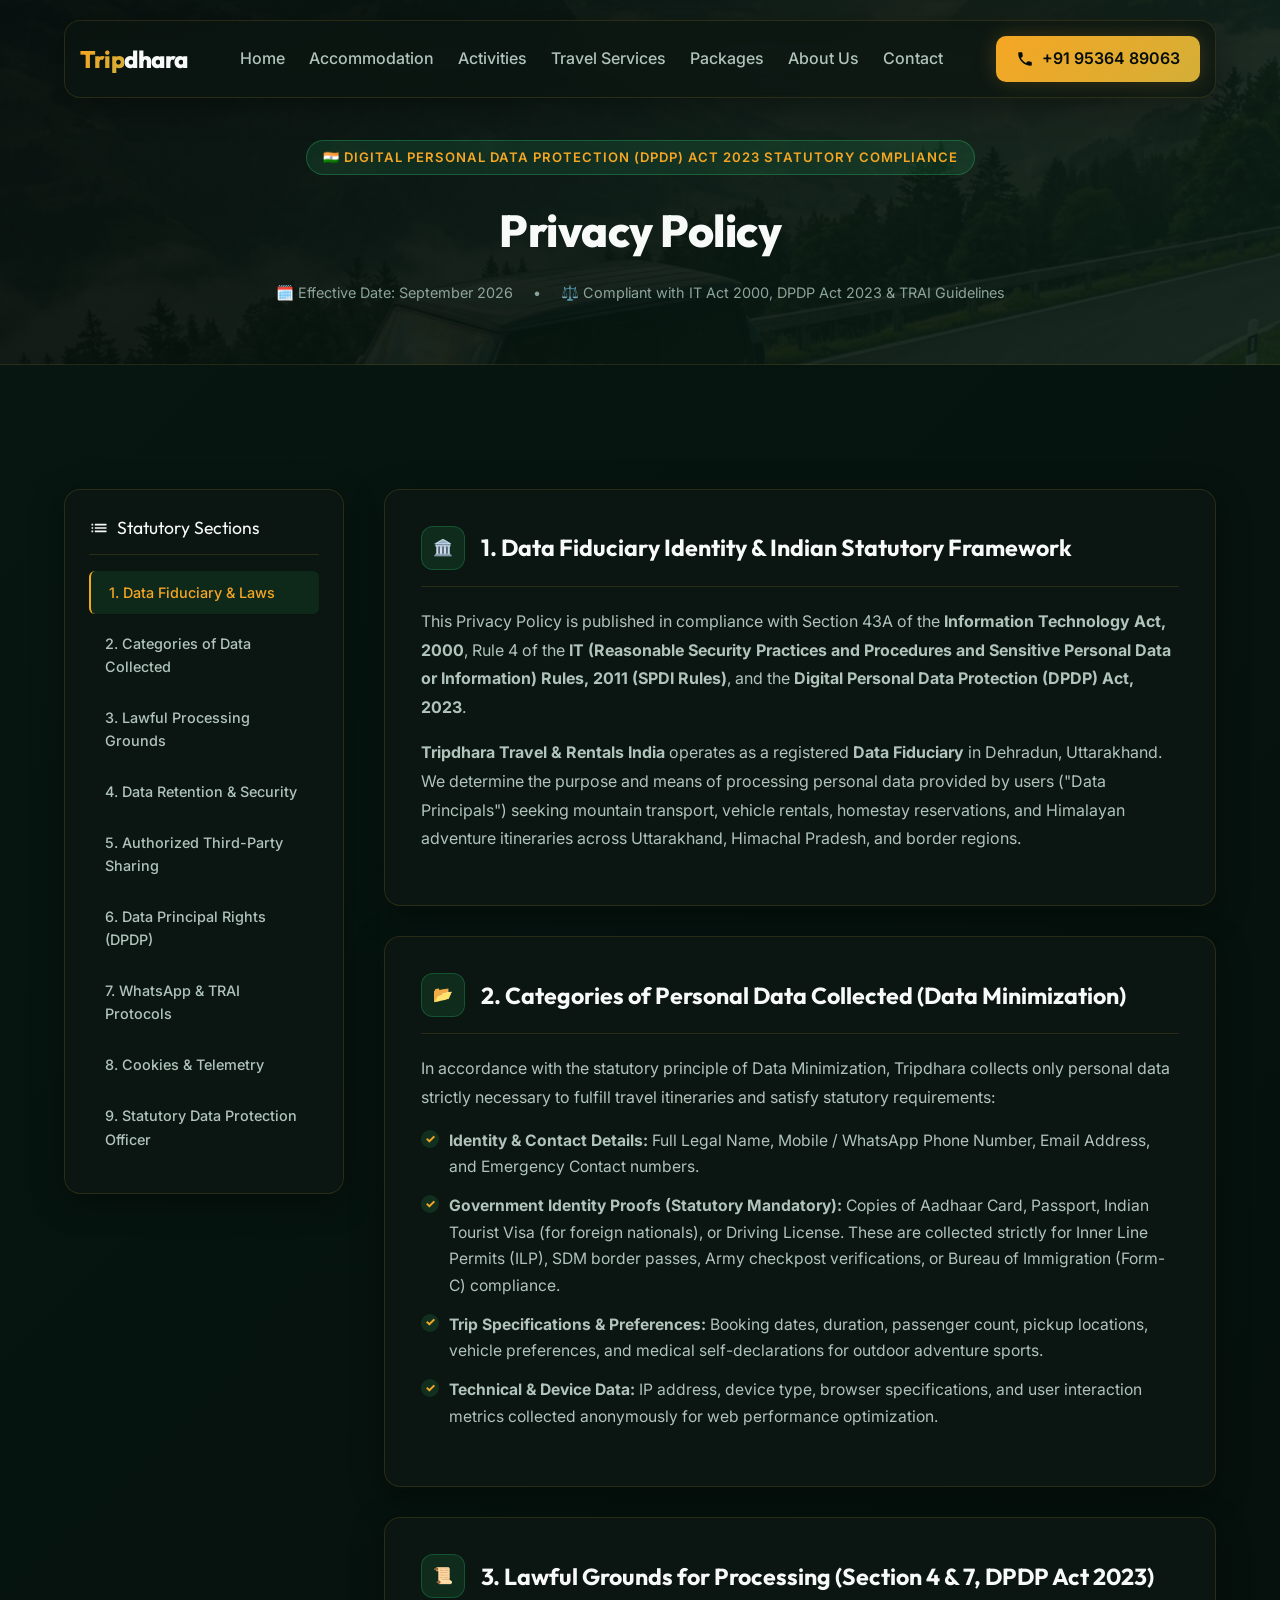
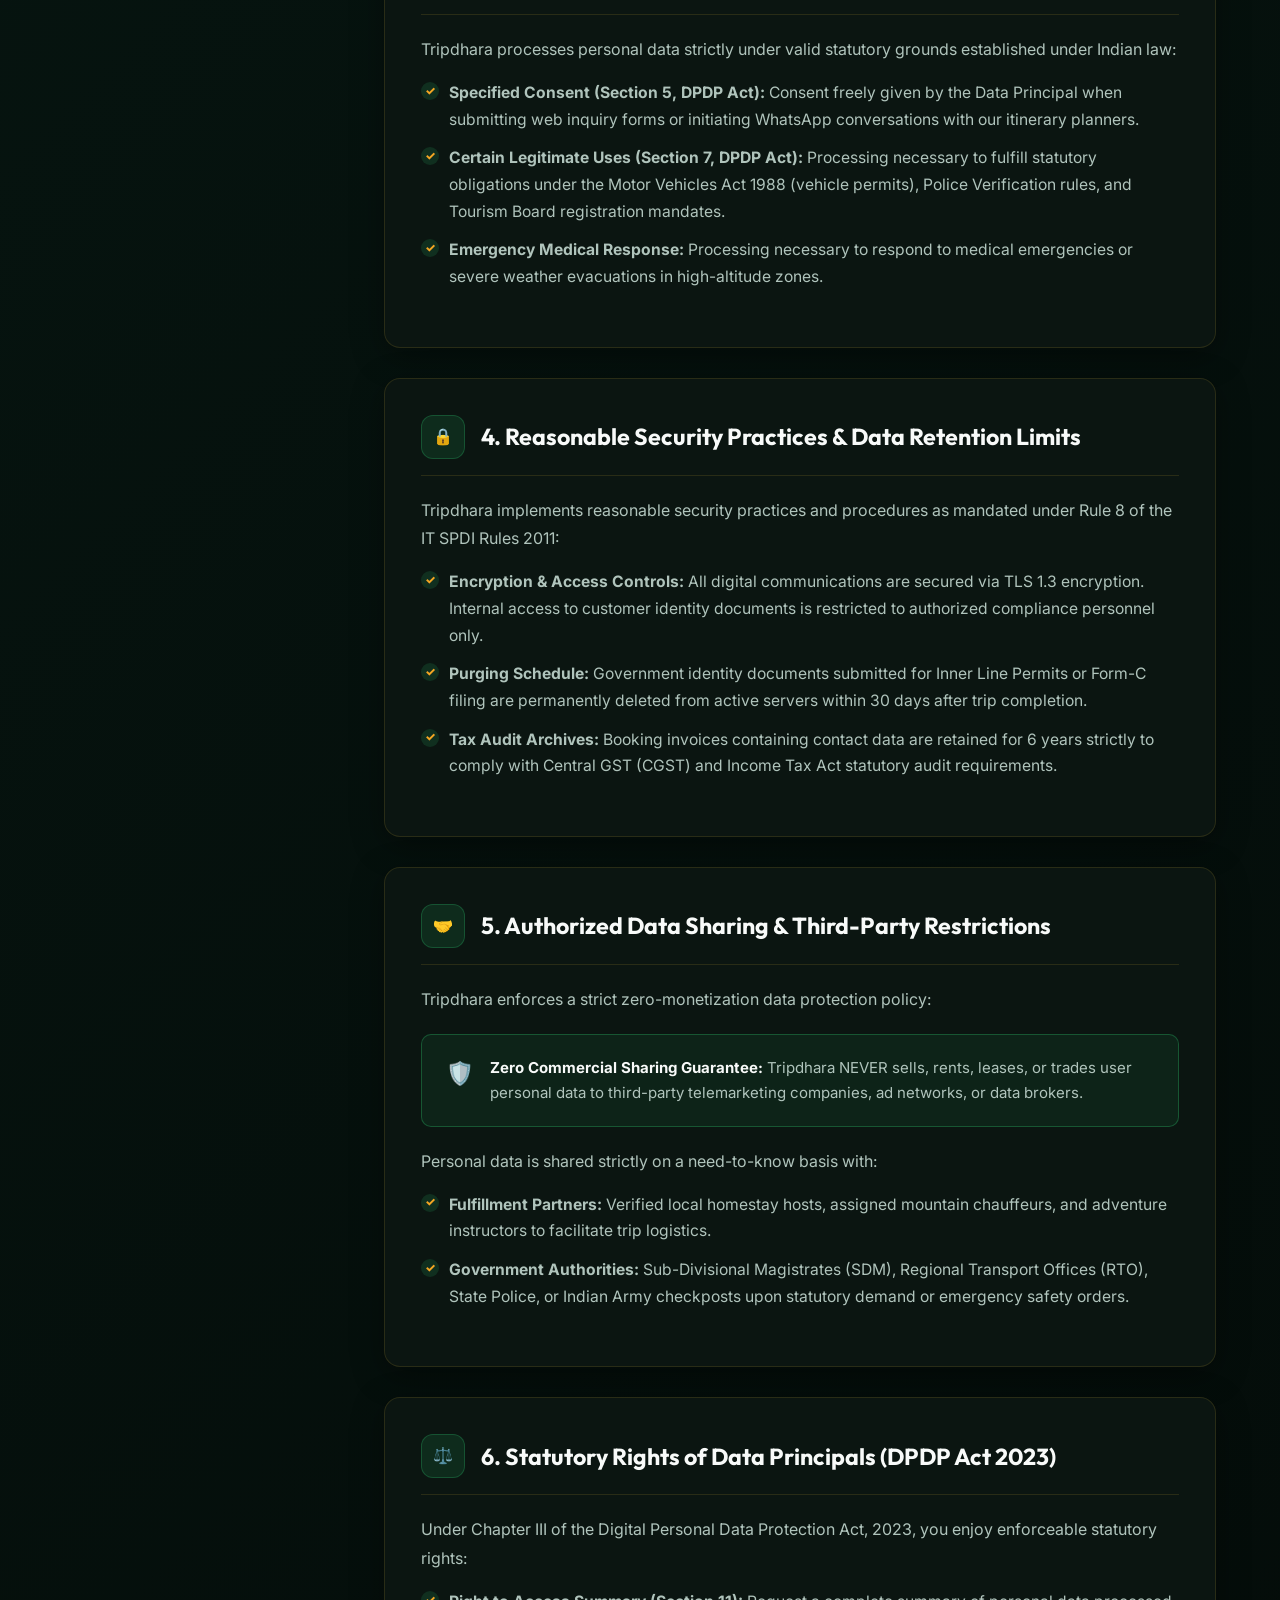
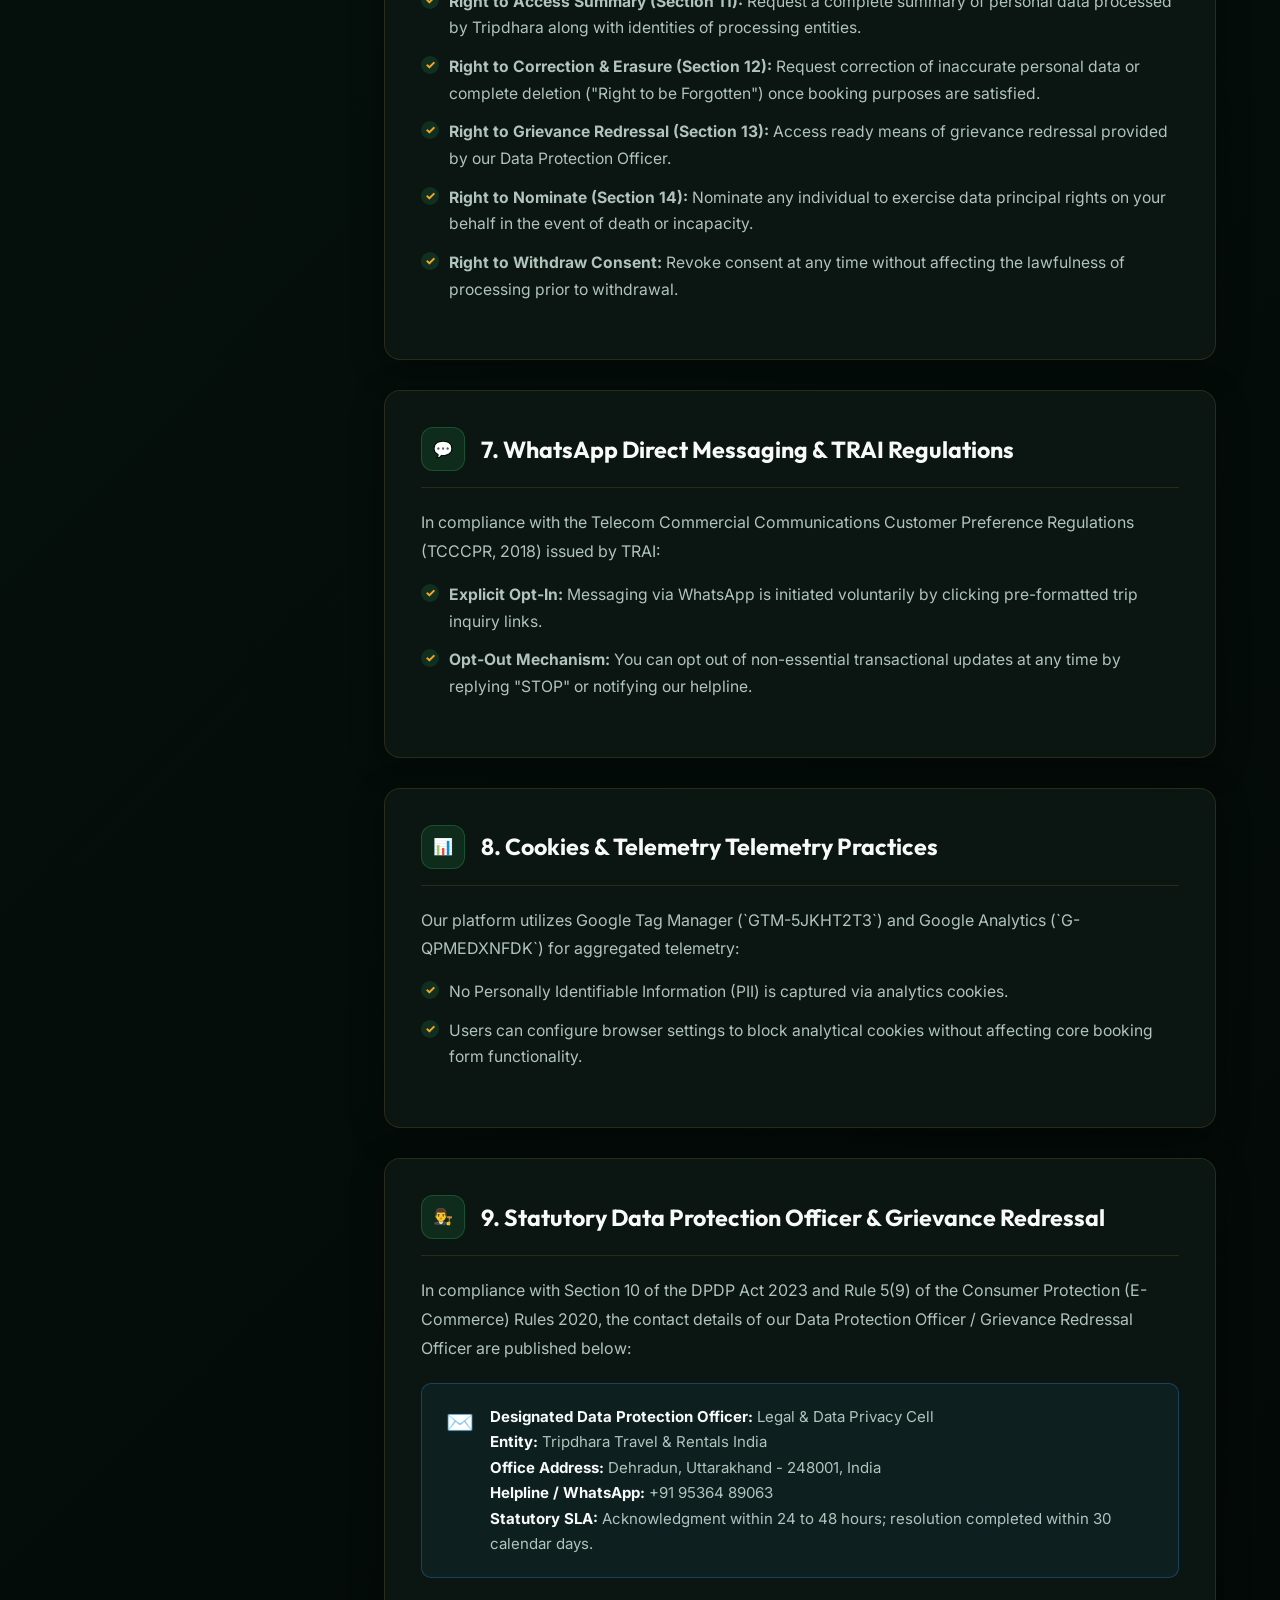
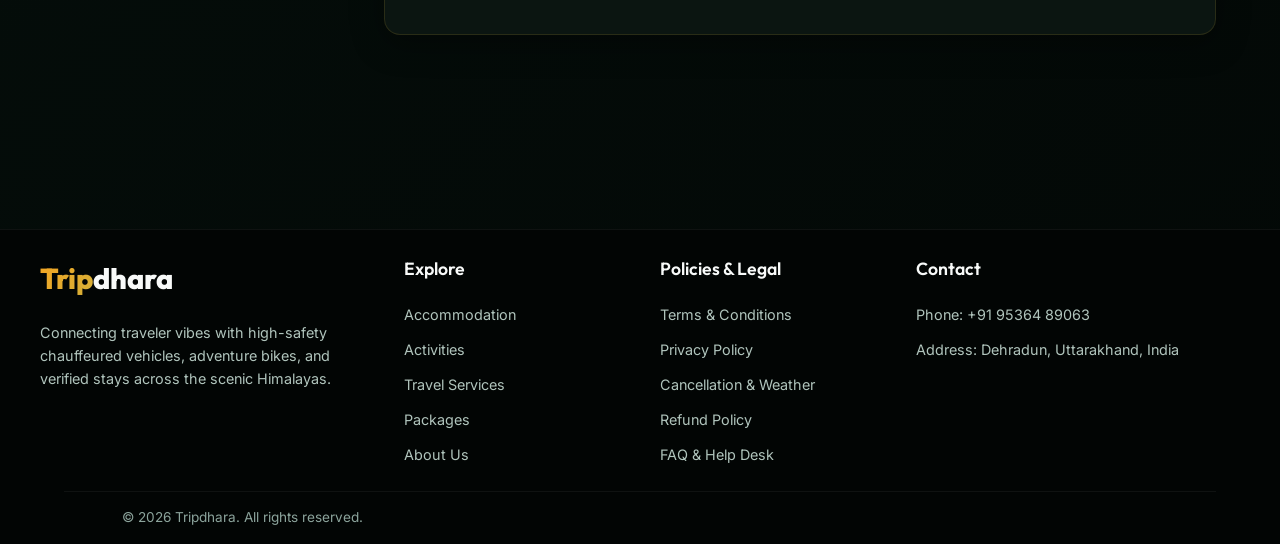
<file: privacy/index.html>
<!doctype html>
<html lang="en">

<head>
    <meta charset="UTF-8" />
    <meta name="viewport" content="width=device-width, initial-scale=1.0" />
    <title>Privacy Policy - Indian Govt &amp; DPDP Act 2023 Compliant | Tripdhara</title>
    <meta name="description"
        content="Official Privacy Policy of Tripdhara in strict compliance with India's Digital Personal Data Protection (DPDP) Act 2023, Information Technology Act 2000, and TRAI Regulations." />
    <link rel="icon" type="image/png" href="../assets/favicon/favicon-96x96.png" sizes="96x96" />
    <link rel="icon" type="image/svg+xml" href="../assets/favicon/favicon.svg" />
    <link rel="shortcut icon" href="../assets/favicon/favicon.ico" />
    <link rel="apple-touch-icon" sizes="180x180" href="../assets/favicon/apple-touch-icon.png" />
    <link rel="manifest" href="../assets/favicon/site.webmanifest" />
    <link rel="canonical" href="https://www.tripdhara.com/privacy/" />

    <!-- Open Graph Meta Tags -->
    <meta property="og:type" content="website" />
    <meta property="og:url" content="https://www.tripdhara.com/privacy/" />
    <meta property="og:title" content="Privacy Policy | Tripdhara" />
    <meta property="og:description" content="Official Privacy Policy of Tripdhara covering data protection, user privacy, and security practices." />
    <meta property="og:image" content="https://www.tripdhara.com/assets/images/og-banner.png" />
    <meta property="og:site_name" content="Tripdhara" />

    <!-- Twitter Meta Tags -->
    <meta name="twitter:card" content="summary_large_image" />
    <meta name="twitter:url" content="https://www.tripdhara.com/privacy/" />
    <meta name="twitter:title" content="Privacy Policy | Tripdhara" />
    <meta name="twitter:description" content="Official Privacy Policy of Tripdhara covering data protection and privacy." />
    <meta name="twitter:image" content="https://www.tripdhara.com/assets/images/og-banner.png" />
    <link rel="preconnect" href="https://fonts.googleapis.com" />
    <link rel="preconnect" href="https://fonts.gstatic.com" crossorigin />
    <link
        href="https://fonts.googleapis.com/css2?family=Inter:wght@300;400;500;600;700&family=Outfit:wght@400;500;600;700;800&display=swap"
        rel="stylesheet" />
    <link rel="stylesheet" href="../assets/css/style.css" />
    <script>
        if ("serviceWorker" in navigator) {
            window.addEventListener("load", () => {
                navigator.serviceWorker.register("/sw.js");
            });
        }
    </script>
</head>

<body>
    <!-- Floating Navigation Bar -->
    <header class="header">
        <nav class="navbar" id="navbar">
            <div class="logo">
                <a href="../" class="logo-link">
                    <span class="logo-accent">Trip</span>dhara
                </a>
            </div>
            <ul class="nav-menu">
                <li><a href="../" class="nav-link">Home</a></li>
                <li><a href="../services/accommodation/" class="nav-link">Accommodation</a></li>
                <li><a href="../services/activities/" class="nav-link">Activities</a></li>
                <li><a href="../services/travel/" class="nav-link">Travel Services</a></li>
                <li><a href="../services/packages/" class="nav-link">Packages</a></li>
                <li><a href="../#contact" class="nav-link">Contact</a></li>
            </ul>
            <div class="nav-cta">
                <a href="tel:+919536489063" class="cta-btn-nav" aria-label="Call PahadiGo Helpline +91 95364 89063">
                    <svg class="phone-icon" viewBox="0 0 24 24" width="18" height="18" aria-hidden="true">
                        <path fill="currentColor"
                            d="M6.62,10.79C8.06,13.62 10.38,15.94 13.21,17.38L15.41,15.18C15.69,14.9 16.08,14.82 16.43,14.93C17.55,15.3 18.75,15.5 20,15.5A1,1 0 0,1 21,16.5V20A1,1 0 0,1 20,21A17,17 0 0,1 3,4A1,1 0 0,1 4,3H7.5A1,1 0 0,1 8.5,4C8.5,5.25 8.7,6.45 9.07,7.57C9.18,7.92 9.1,8.31 8.82,8.59L6.62,10.79Z" />
                    </svg>
                    <span class="cta-text-nav">+91 95364 89063</span>
                </a>
                <button class="mobile-toggle" id="mobile-toggle" aria-label="Toggle Menu">
                    <span class="bar"></span>
                    <span class="bar"></span>
                    <span class="bar"></span>
                </button>
            </div>
        </nav>
    </header>

    <!-- Subpage Hero -->
    <section class="policy-page-hero">
        <div class="section-container">
            <div class="policy-hero-badge">🇮🇳 Digital Personal Data Protection (DPDP) Act 2023 Statutory Compliance</div>
            <h1 class="policy-page-title">Privacy Policy</h1>
            <div class="policy-page-meta">
                <span>🗓️ Effective Date: September 2026</span>
                <span>•</span>
                <span>⚖️ Compliant with IT Act 2000, DPDP Act 2023 &amp; TRAI Guidelines</span>
            </div>
        </div>
    </section>

    <!-- Policy Content Layout -->
    <main class="services-detail-section">
        <div class="section-container policy-layout-grid">
            
            <!-- Sticky TOC Sidebar -->
            <aside class="policy-sidebar">
                <div class="policy-sidebar-title">
                    <svg viewBox="0 0 24 24" width="20" height="20" fill="currentColor">
                        <path d="M3 13h2v-2H3v2zm0 4h2v-2H3v2zm0-8h2V7H3v2zm4 4h14v-2H7v2zm0 4h14v-2H7v2zM7 7v2h14V7H7z"/>
                    </svg>
                    Statutory Sections
                </div>
                <ul class="policy-toc-list">
                    <li><a href="#privacy-fiduciary" class="active">1. Data Fiduciary &amp; Laws</a></li>
                    <li><a href="#privacy-categories">2. Categories of Data Collected</a></li>
                    <li><a href="#privacy-grounds">3. Lawful Processing Grounds</a></li>
                    <li><a href="#privacy-retention">4. Data Retention &amp; Security</a></li>
                    <li><a href="#privacy-sharing">5. Authorized Third-Party Sharing</a></li>
                    <li><a href="#privacy-rights">6. Data Principal Rights (DPDP)</a></li>
                    <li><a href="#privacy-whatsapp">7. WhatsApp &amp; TRAI Protocols</a></li>
                    <li><a href="#privacy-cookies">8. Cookies &amp; Telemetry</a></li>
                    <li><a href="#privacy-dpo">9. Statutory Data Protection Officer</a></li>
                </ul>
            </aside>

            <!-- Main Policy Body -->
            <div class="policy-content-area">
                
                <!-- Section 1 -->
                <article class="policy-section-card" id="privacy-fiduciary">
                    <div class="policy-card-header">
                        <div class="policy-card-icon">🏛️</div>
                        <h2 class="policy-card-title">1. Data Fiduciary Identity &amp; Indian Statutory Framework</h2>
                    </div>
                    <p class="policy-text">
                        This Privacy Policy is published in compliance with Section 43A of the <strong>Information Technology Act, 2000</strong>, Rule 4 of the <strong>IT (Reasonable Security Practices and Procedures and Sensitive Personal Data or Information) Rules, 2011 (SPDI Rules)</strong>, and the <strong>Digital Personal Data Protection (DPDP) Act, 2023</strong>.
                    </p>
                    <p class="policy-text">
                        <strong>Tripdhara Travel &amp; Rentals India</strong> operates as a registered <strong>Data Fiduciary</strong> in Dehradun, Uttarakhand. We determine the purpose and means of processing personal data provided by users ("Data Principals") seeking mountain transport, vehicle rentals, homestay reservations, and Himalayan adventure itineraries across Uttarakhand, Himachal Pradesh, and border regions.
                    </p>
                </article>

                <!-- Section 2 -->
                <article class="policy-section-card" id="privacy-categories">
                    <div class="policy-card-header">
                        <div class="policy-card-icon">📂</div>
                        <h2 class="policy-card-title">2. Categories of Personal Data Collected (Data Minimization)</h2>
                    </div>
                    <p class="policy-text">
                        In accordance with the statutory principle of Data Minimization, Tripdhara collects only personal data strictly necessary to fulfill travel itineraries and satisfy statutory requirements:
                    </p>
                    <ul class="policy-list">
                        <li><strong>Identity &amp; Contact Details:</strong> Full Legal Name, Mobile / WhatsApp Phone Number, Email Address, and Emergency Contact numbers.</li>
                        <li><strong>Government Identity Proofs (Statutory Mandatory):</strong> Copies of Aadhaar Card, Passport, Indian Tourist Visa (for foreign nationals), or Driving License. These are collected strictly for Inner Line Permits (ILP), SDM border passes, Army checkpost verifications, or Bureau of Immigration (Form-C) compliance.</li>
                        <li><strong>Trip Specifications &amp; Preferences:</strong> Booking dates, duration, passenger count, pickup locations, vehicle preferences, and medical self-declarations for outdoor adventure sports.</li>
                        <li><strong>Technical &amp; Device Data:</strong> IP address, device type, browser specifications, and user interaction metrics collected anonymously for web performance optimization.</li>
                    </ul>
                </article>

                <!-- Section 3 -->
                <article class="policy-section-card" id="privacy-grounds">
                    <div class="policy-card-header">
                        <div class="policy-card-icon">📜</div>
                        <h2 class="policy-card-title">3. Lawful Grounds for Processing (Section 4 &amp; 7, DPDP Act 2023)</h2>
                    </div>
                    <p class="policy-text">
                        Tripdhara processes personal data strictly under valid statutory grounds established under Indian law:
                    </p>
                    <ul class="policy-list">
                        <li><strong>Specified Consent (Section 5, DPDP Act):</strong> Consent freely given by the Data Principal when submitting web inquiry forms or initiating WhatsApp conversations with our itinerary planners.</li>
                        <li><strong>Certain Legitimate Uses (Section 7, DPDP Act):</strong> Processing necessary to fulfill statutory obligations under the Motor Vehicles Act 1988 (vehicle permits), Police Verification rules, and Tourism Board registration mandates.</li>
                        <li><strong>Emergency Medical Response:</strong> Processing necessary to respond to medical emergencies or severe weather evacuations in high-altitude zones.</li>
                    </ul>
                </article>

                <!-- Section 4 -->
                <article class="policy-section-card" id="privacy-retention">
                    <div class="policy-card-header">
                        <div class="policy-card-icon">🔒</div>
                        <h2 class="policy-card-title">4. Reasonable Security Practices &amp; Data Retention Limits</h2>
                    </div>
                    <p class="policy-text">
                        Tripdhara implements reasonable security practices and procedures as mandated under Rule 8 of the IT SPDI Rules 2011:
                    </p>
                    <ul class="policy-list">
                        <li><strong>Encryption &amp; Access Controls:</strong> All digital communications are secured via TLS 1.3 encryption. Internal access to customer identity documents is restricted to authorized compliance personnel only.</li>
                        <li><strong>Purging Schedule:</strong> Government identity documents submitted for Inner Line Permits or Form-C filing are permanently deleted from active servers within 30 days after trip completion.</li>
                        <li><strong>Tax Audit Archives:</strong> Booking invoices containing contact data are retained for 6 years strictly to comply with Central GST (CGST) and Income Tax Act statutory audit requirements.</li>
                    </ul>
                </article>

                <!-- Section 5 -->
                <article class="policy-section-card" id="privacy-sharing">
                    <div class="policy-card-header">
                        <div class="policy-card-icon">🤝</div>
                        <h2 class="policy-card-title">5. Authorized Data Sharing &amp; Third-Party Restrictions</h2>
                    </div>
                    <p class="policy-text">
                        Tripdhara enforces a strict zero-monetization data protection policy:
                    </p>
                    <div class="policy-alert-box success">
                        <div class="policy-alert-icon">🛡️</div>
                        <div class="policy-alert-content">
                            <strong>Zero Commercial Sharing Guarantee:</strong> Tripdhara NEVER sells, rents, leases, or trades user personal data to third-party telemarketing companies, ad networks, or data brokers.
                        </div>
                    </div>
                    <p class="policy-text">
                        Personal data is shared strictly on a need-to-know basis with:
                    </p>
                    <ul class="policy-list">
                        <li><strong>Fulfillment Partners:</strong> Verified local homestay hosts, assigned mountain chauffeurs, and adventure instructors to facilitate trip logistics.</li>
                        <li><strong>Government Authorities:</strong> Sub-Divisional Magistrates (SDM), Regional Transport Offices (RTO), State Police, or Indian Army checkposts upon statutory demand or emergency safety orders.</li>
                    </ul>
                </article>

                <!-- Section 6 -->
                <article class="policy-section-card" id="privacy-rights">
                    <div class="policy-card-header">
                        <div class="policy-card-icon">⚖️</div>
                        <h2 class="policy-card-title">6. Statutory Rights of Data Principals (DPDP Act 2023)</h2>
                    </div>
                    <p class="policy-text">
                        Under Chapter III of the Digital Personal Data Protection Act, 2023, you enjoy enforceable statutory rights:
                    </p>
                    <ul class="policy-list">
                        <li><strong>Right to Access Summary (Section 11):</strong> Request a complete summary of personal data processed by Tripdhara along with identities of processing entities.</li>
                        <li><strong>Right to Correction &amp; Erasure (Section 12):</strong> Request correction of inaccurate personal data or complete deletion ("Right to be Forgotten") once booking purposes are satisfied.</li>
                        <li><strong>Right to Grievance Redressal (Section 13):</strong> Access ready means of grievance redressal provided by our Data Protection Officer.</li>
                        <li><strong>Right to Nominate (Section 14):</strong> Nominate any individual to exercise data principal rights on your behalf in the event of death or incapacity.</li>
                        <li><strong>Right to Withdraw Consent:</strong> Revoke consent at any time without affecting the lawfulness of processing prior to withdrawal.</li>
                    </ul>
                </article>

                <!-- Section 7 -->
                <article class="policy-section-card" id="privacy-whatsapp">
                    <div class="policy-card-header">
                        <div class="policy-card-icon">💬</div>
                        <h2 class="policy-card-title">7. WhatsApp Direct Messaging &amp; TRAI Regulations</h2>
                    </div>
                    <p class="policy-text">
                        In compliance with the Telecom Commercial Communications Customer Preference Regulations (TCCCPR, 2018) issued by TRAI:
                    </p>
                    <ul class="policy-list">
                        <li><strong>Explicit Opt-In:</strong> Messaging via WhatsApp is initiated voluntarily by clicking pre-formatted trip inquiry links.</li>
                        <li><strong>Opt-Out Mechanism:</strong> You can opt out of non-essential transactional updates at any time by replying "STOP" or notifying our helpline.</li>
                    </ul>
                </article>

                <!-- Section 8 -->
                <article class="policy-section-card" id="privacy-cookies">
                    <div class="policy-card-header">
                        <div class="policy-card-icon">📊</div>
                        <h2 class="policy-card-title">8. Cookies &amp; Telemetry Telemetry Practices</h2>
                    </div>
                    <p class="policy-text">
                        Our platform utilizes Google Tag Manager (`GTM-5JKHT2T3`) and Google Analytics (`G-QPMEDXNFDK`) for aggregated telemetry:
                    </p>
                    <ul class="policy-list">
                        <li>No Personally Identifiable Information (PII) is captured via analytics cookies.</li>
                        <li>Users can configure browser settings to block analytical cookies without affecting core booking form functionality.</li>
                    </ul>
                </article>

                <!-- Section 9 -->
                <article class="policy-section-card" id="privacy-dpo">
                    <div class="policy-card-header">
                        <div class="policy-card-icon">👨‍⚖️</div>
                        <h2 class="policy-card-title">9. Statutory Data Protection Officer &amp; Grievance Redressal</h2>
                    </div>
                    <p class="policy-text">
                        In compliance with Section 10 of the DPDP Act 2023 and Rule 5(9) of the Consumer Protection (E-Commerce) Rules 2020, the contact details of our Data Protection Officer / Grievance Redressal Officer are published below:
                    </p>
                    <div class="policy-alert-box info">
                        <div class="policy-alert-icon">✉️</div>
                        <div class="policy-alert-content">
                            <strong>Designated Data Protection Officer:</strong> Legal &amp; Data Privacy Cell<br />
                            <strong>Entity:</strong> Tripdhara Travel &amp; Rentals India<br />
                            <strong>Office Address:</strong> Dehradun, Uttarakhand - 248001, India<br />
                            <strong>Helpline / WhatsApp:</strong> +91 95364 89063<br />
                            <strong>Statutory SLA:</strong> Acknowledgment within 24 to 48 hours; resolution completed within 30 calendar days.
                        </div>
                    </div>
                </article>

            </div>
        </div>
    </main>

    <!-- Footer -->
    <footer class="footer">
        <div class="footer-container">
            <div class="footer-brand">
                <a href="../" class="footer-logo">
                    <span class="logo-accent">Trip</span>dhara
                </a>
                <p class="footer-about">
                    Connecting traveler vibes with high-safety chauffeured vehicles, adventure bikes, and verified stays across the scenic Himalayas.
                </p>
            </div>

            <div class="footer-links-group">
                <h5>Explore</h5>
                <ul class="footer-links">
                    <li><a href="../services/accommodation/">Accommodation</a></li>
                    <li><a href="../services/activities/">Activities</a></li>
                    <li><a href="../services/travel/">Travel Services</a></li>
                    <li><a href="../services/packages/">Packages</a></li>
                    <li><a href="../#about">About Us</a></li>
                </ul>
            </div>

            <div class="footer-links-group">
                <h5>Policies &amp; Legal</h5>
                <ul class="footer-links">
                    <li><a href="../terms/">Terms &amp; Conditions</a></li>
                    <li><a href="../privacy/">Privacy Policy</a></li>
                    <li><a href="../cancellation/">Cancellation &amp; Weather</a></li>
                    <li><a href="../refund/">Refund Policy</a></li>
                </ul>
            </div>

            <div class="footer-links-group">
                <h5>Contact</h5>
                <ul class="footer-links">
                    <li>Phone: +91 95364 89063</li>
                    <li>Address: Dehradun, Uttarakhand, India</li>
                </ul>
            </div>
        </div>

        <div class="footer-bottom">
            <div class="footer-divider"></div>
            <div class="footer-bottom-flex section-container">
                <p class="footer-copyright">&copy; 2026 Tripdhara. All rights reserved.</p>
            </div>
        </div>
    </footer>

    <script src="../assets/js/components.js"></script>
    <script src="../assets/js/main.js"></script>
</body>

</html>
</file>
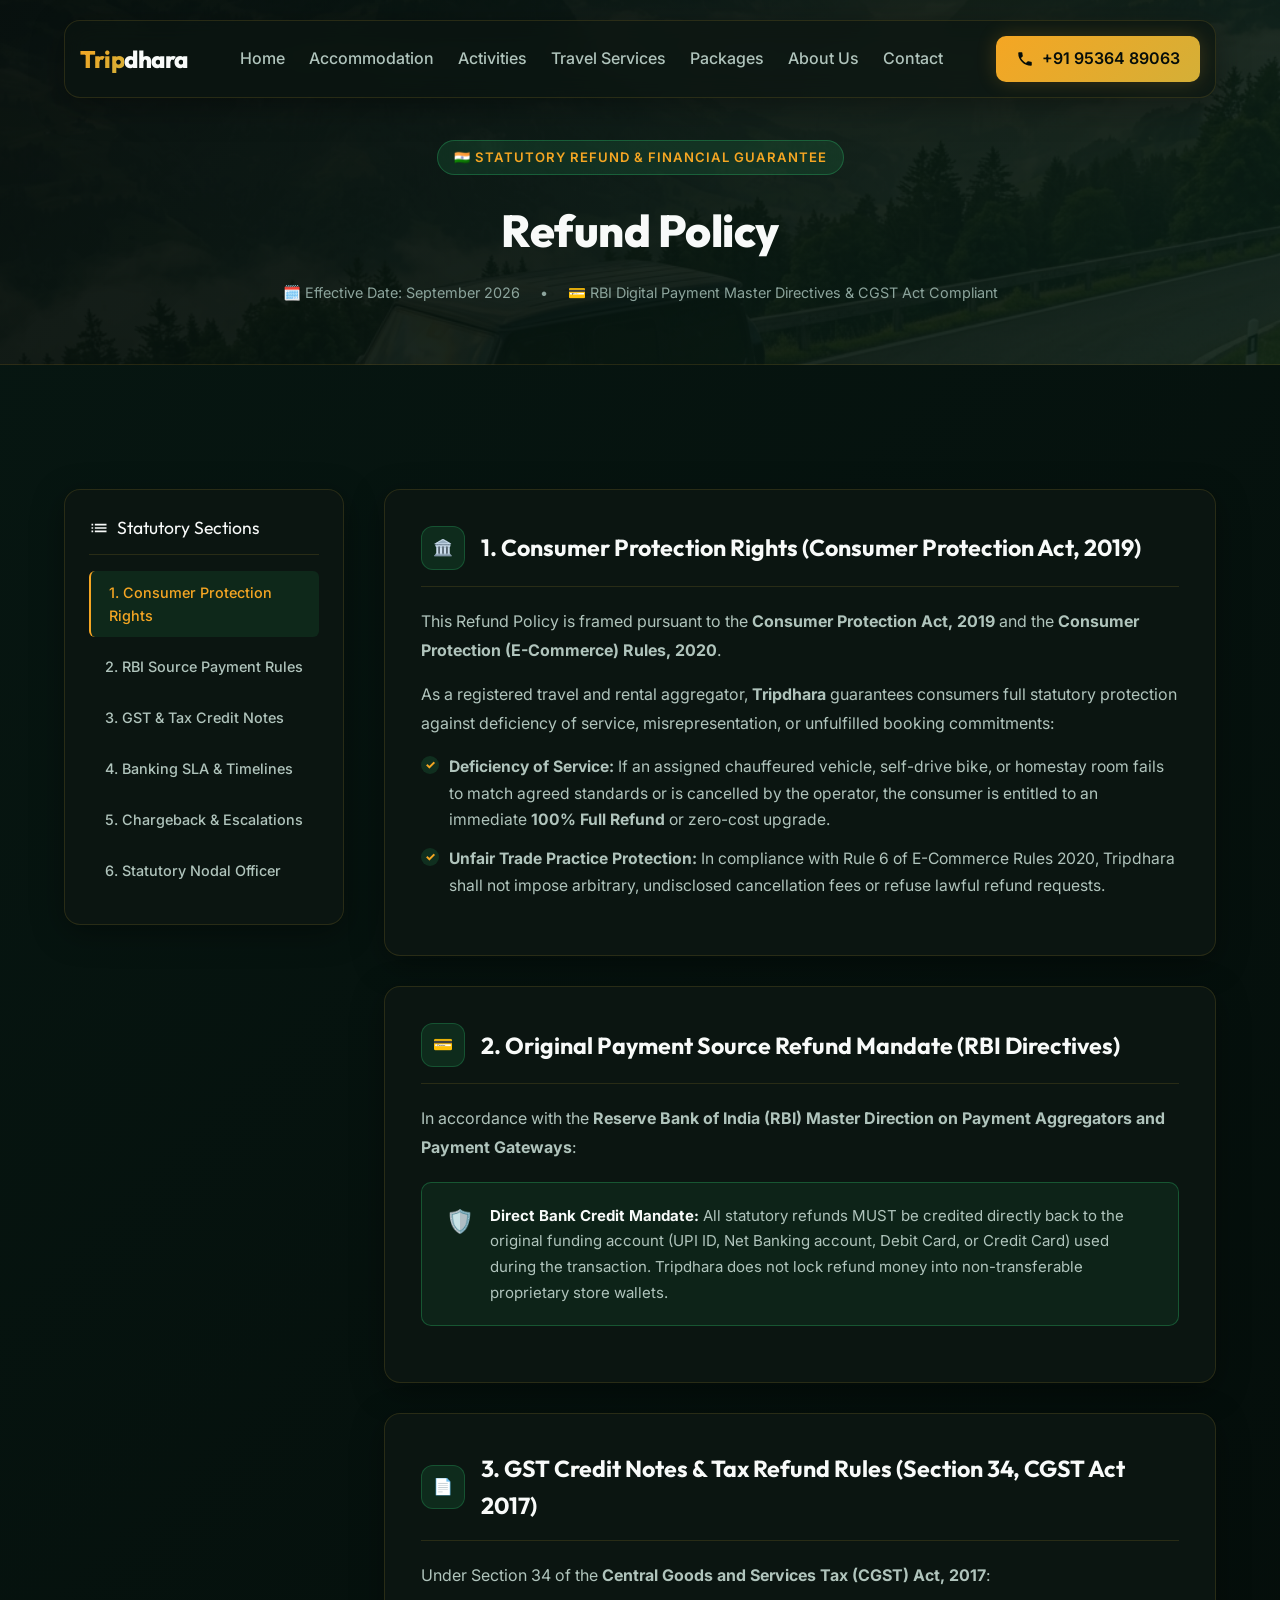
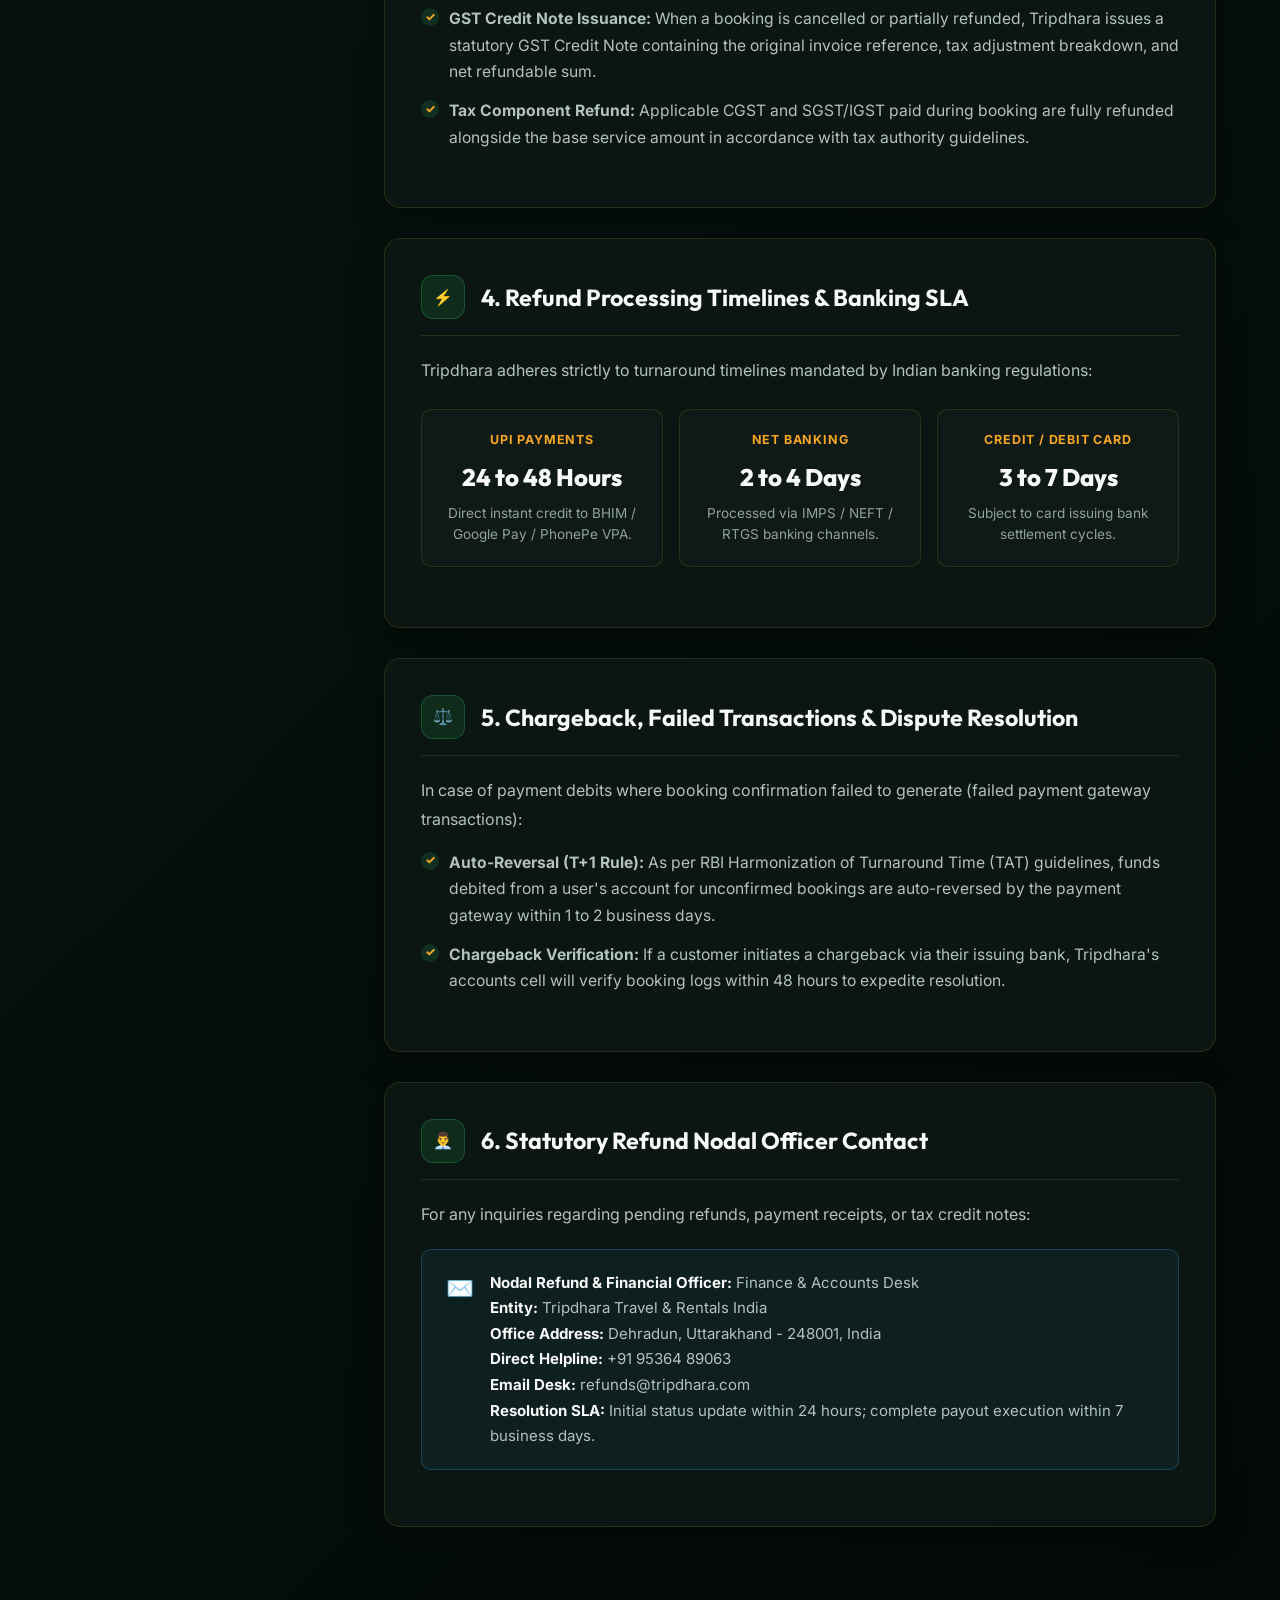
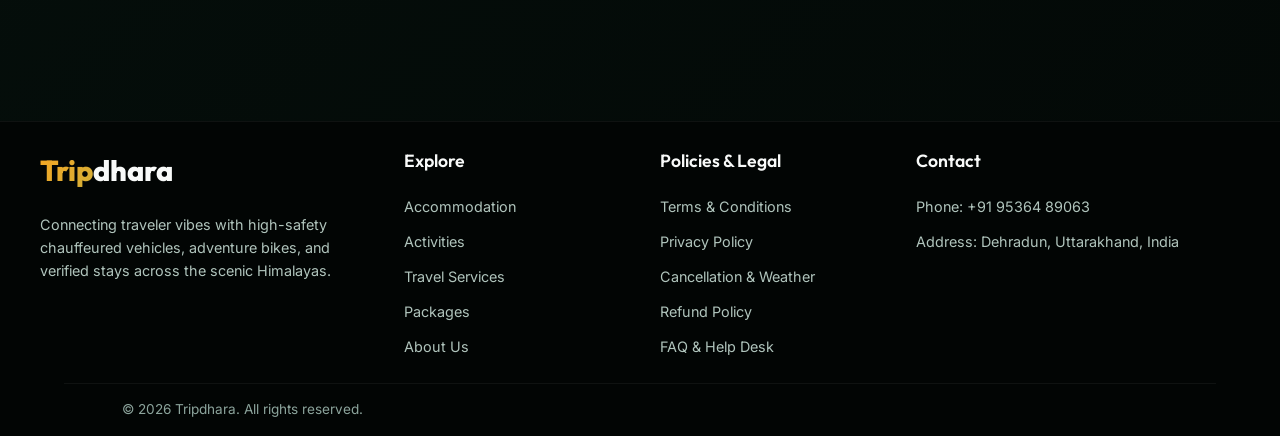
<file: refund/index.html>
<!doctype html>
<html lang="en">

<head>
    <meta charset="UTF-8" />
    <meta name="viewport" content="width=device-width, initial-scale=1.0" />
    <title>Refund Policy - Indian Govt &amp; RBI Compliant | Tripdhara</title>
    <meta name="description"
        content="Read Tripdhara's Statutory Refund Policy compliant with the Consumer Protection Act 2019, RBI Digital Payment Directives, and CGST Credit Note Rules." />
    <link rel="icon" type="image/png" href="../assets/favicon/favicon-96x96.png" sizes="96x96" />
    <link rel="icon" type="image/svg+xml" href="../assets/favicon/favicon.svg" />
    <link rel="shortcut icon" href="../assets/favicon/favicon.ico" />
    <link rel="apple-touch-icon" sizes="180x180" href="../assets/favicon/apple-touch-icon.png" />
    <link rel="manifest" href="../assets/favicon/site.webmanifest" />
    <link rel="canonical" href="https://www.tripdhara.com/refund/" />

    <!-- Open Graph Meta Tags -->
    <meta property="og:type" content="website" />
    <meta property="og:url" content="https://www.tripdhara.com/refund/" />
    <meta property="og:title" content="Refund Policy | Tripdhara" />
    <meta property="og:description" content="Read Tripdhara's Refund Policy covering payment processing, security deposit returns, and refund timelines." />
    <meta property="og:image" content="https://www.tripdhara.com/assets/images/og-banner.png" />
    <meta property="og:site_name" content="Tripdhara" />

    <!-- Twitter Meta Tags -->
    <meta name="twitter:card" content="summary_large_image" />
    <meta name="twitter:url" content="https://www.tripdhara.com/refund/" />
    <meta name="twitter:title" content="Refund Policy | Tripdhara" />
    <meta name="twitter:description" content="Read Tripdhara's Refund Policy covering payment processing and refund timelines." />
    <meta name="twitter:image" content="https://www.tripdhara.com/assets/images/og-banner.png" />
    <link rel="preconnect" href="https://fonts.googleapis.com" />
    <link rel="preconnect" href="https://fonts.gstatic.com" crossorigin />
    <link
        href="https://fonts.googleapis.com/css2?family=Inter:wght@300;400;500;600;700&family=Outfit:wght@400;500;600;700;800&display=swap"
        rel="stylesheet" />
    <link rel="stylesheet" href="../assets/css/style.css" />
    <script>
        if ("serviceWorker" in navigator) {
            window.addEventListener("load", () => {
                navigator.serviceWorker.register("/sw.js");
            });
        }
    </script>
</head>

<body>
    <!-- Floating Navigation Bar -->
    <header class="header">
        <nav class="navbar" id="navbar">
            <div class="logo">
                <a href="../" class="logo-link">
                    <span class="logo-accent">Trip</span>dhara
                </a>
            </div>
            <ul class="nav-menu">
                <li><a href="../" class="nav-link">Home</a></li>
                <li><a href="../services/accommodation/" class="nav-link">Accommodation</a></li>
                <li><a href="../services/activities/" class="nav-link">Activities</a></li>
                <li><a href="../services/travel/" class="nav-link">Travel Services</a></li>
                <li><a href="../services/packages/" class="nav-link">Packages</a></li>
                <li><a href="../#contact" class="nav-link">Contact</a></li>
            </ul>
            <div class="nav-cta">
                <a href="tel:+919536489063" class="cta-btn-nav" aria-label="Call PahadiGo Helpline +91 95364 89063">
                    <svg class="phone-icon" viewBox="0 0 24 24" width="18" height="18" aria-hidden="true">
                        <path fill="currentColor"
                            d="M6.62,10.79C8.06,13.62 10.38,15.94 13.21,17.38L15.41,15.18C15.69,14.9 16.08,14.82 16.43,14.93C17.55,15.3 18.75,15.5 20,15.5A1,1 0 0,1 21,16.5V20A1,1 0 0,1 20,21A17,17 0 0,1 3,4A1,1 0 0,1 4,3H7.5A1,1 0 0,1 8.5,4C8.5,5.25 8.7,6.45 9.07,7.57C9.18,7.92 9.1,8.31 8.82,8.59L6.62,10.79Z" />
                    </svg>
                    <span class="cta-text-nav">+91 95364 89063</span>
                </a>
                <button class="mobile-toggle" id="mobile-toggle" aria-label="Toggle Menu">
                    <span class="bar"></span>
                    <span class="bar"></span>
                    <span class="bar"></span>
                </button>
            </div>
        </nav>
    </header>

    <!-- Subpage Hero -->
    <section class="policy-page-hero">
        <div class="section-container">
            <div class="policy-hero-badge">🇮🇳 Statutory Refund &amp; Financial Guarantee</div>
            <h1 class="policy-page-title">Refund Policy</h1>
            <div class="policy-page-meta">
                <span>🗓️ Effective Date: September 2026</span>
                <span>•</span>
                <span>💳 RBI Digital Payment Master Directives &amp; CGST Act Compliant</span>
            </div>
        </div>
    </section>

    <!-- Policy Content Layout -->
    <main class="services-detail-section">
        <div class="section-container policy-layout-grid">
            
            <!-- Sticky TOC Sidebar -->
            <aside class="policy-sidebar">
                <div class="policy-sidebar-title">
                    <svg viewBox="0 0 24 24" width="20" height="20" fill="currentColor">
                        <path d="M3 13h2v-2H3v2zm0 4h2v-2H3v2zm0-8h2V7H3v2zm4 4h14v-2H7v2zm0 4h14v-2H7v2zM7 7v2h14V7H7z"/>
                    </svg>
                    Statutory Sections
                </div>
                <ul class="policy-toc-list">
                    <li><a href="#refund-rights" class="active">1. Consumer Protection Rights</a></li>
                    <li><a href="#refund-rbi">2. RBI Source Payment Rules</a></li>
                    <li><a href="#refund-gst">3. GST &amp; Tax Credit Notes</a></li>
                    <li><a href="#refund-sla">4. Banking SLA &amp; Timelines</a></li>
                    <li><a href="#refund-disputes">5. Chargeback &amp; Escalations</a></li>
                    <li><a href="#refund-nodal">6. Statutory Nodal Officer</a></li>
                </ul>
            </aside>

            <!-- Main Policy Body -->
            <div class="policy-content-area">
                
                <!-- Section 1 -->
                <article class="policy-section-card" id="refund-rights">
                    <div class="policy-card-header">
                        <div class="policy-card-icon">🏛️</div>
                        <h2 class="policy-card-title">1. Consumer Protection Rights (Consumer Protection Act, 2019)</h2>
                    </div>
                    <p class="policy-text">
                        This Refund Policy is framed pursuant to the <strong>Consumer Protection Act, 2019</strong> and the <strong>Consumer Protection (E-Commerce) Rules, 2020</strong>.
                    </p>
                    <p class="policy-text">
                        As a registered travel and rental aggregator, <strong>Tripdhara</strong> guarantees consumers full statutory protection against deficiency of service, misrepresentation, or unfulfilled booking commitments:
                    </p>
                    <ul class="policy-list">
                        <li><strong>Deficiency of Service:</strong> If an assigned chauffeured vehicle, self-drive bike, or homestay room fails to match agreed standards or is cancelled by the operator, the consumer is entitled to an immediate <strong>100% Full Refund</strong> or zero-cost upgrade.</li>
                        <li><strong>Unfair Trade Practice Protection:</strong> In compliance with Rule 6 of E-Commerce Rules 2020, Tripdhara shall not impose arbitrary, undisclosed cancellation fees or refuse lawful refund requests.</li>
                    </ul>
                </article>

                <!-- Section 2 -->
                <article class="policy-section-card" id="refund-rbi">
                    <div class="policy-card-header">
                        <div class="policy-card-icon">💳</div>
                        <h2 class="policy-card-title">2. Original Payment Source Refund Mandate (RBI Directives)</h2>
                    </div>
                    <p class="policy-text">
                        In accordance with the <strong>Reserve Bank of India (RBI) Master Direction on Payment Aggregators and Payment Gateways</strong>:
                    </p>
                    <div class="policy-alert-box success">
                        <div class="policy-alert-icon">🛡️</div>
                        <div class="policy-alert-content">
                            <strong>Direct Bank Credit Mandate:</strong> All statutory refunds MUST be credited directly back to the original funding account (UPI ID, Net Banking account, Debit Card, or Credit Card) used during the transaction. Tripdhara does not lock refund money into non-transferable proprietary store wallets.
                        </div>
                    </div>
                </article>

                <!-- Section 3 -->
                <article class="policy-section-card" id="refund-gst">
                    <div class="policy-card-header">
                        <div class="policy-card-icon">📄</div>
                        <h2 class="policy-card-title">3. GST Credit Notes &amp; Tax Refund Rules (Section 34, CGST Act 2017)</h2>
                    </div>
                    <p class="policy-text">
                        Under Section 34 of the <strong>Central Goods and Services Tax (CGST) Act, 2017</strong>:
                    </p>
                    <ul class="policy-list">
                        <li><strong>GST Credit Note Issuance:</strong> When a booking is cancelled or partially refunded, Tripdhara issues a statutory GST Credit Note containing the original invoice reference, tax adjustment breakdown, and net refundable sum.</li>
                        <li><strong>Tax Component Refund:</strong> Applicable CGST and SGST/IGST paid during booking are fully refunded alongside the base service amount in accordance with tax authority guidelines.</li>
                    </ul>
                </article>

                <!-- Section 4 -->
                <article class="policy-section-card" id="refund-sla">
                    <div class="policy-card-header">
                        <div class="policy-card-icon">⚡</div>
                        <h2 class="policy-card-title">4. Refund Processing Timelines &amp; Banking SLA</h2>
                    </div>
                    <p class="policy-text">
                        Tripdhara adheres strictly to turnaround timelines mandated by Indian banking regulations:
                    </p>
                    <div class="refund-slabs-grid">
                        <div class="refund-slab-card">
                            <div class="refund-slab-badge">UPI Payments</div>
                            <div class="refund-slab-value">24 to 48 Hours</div>
                            <div class="refund-slab-desc">Direct instant credit to BHIM / Google Pay / PhonePe VPA.</div>
                        </div>
                        <div class="refund-slab-card">
                            <div class="refund-slab-badge">Net Banking</div>
                            <div class="refund-slab-value">2 to 4 Days</div>
                            <div class="refund-slab-desc">Processed via IMPS / NEFT / RTGS banking channels.</div>
                        </div>
                        <div class="refund-slab-card">
                            <div class="refund-slab-badge">Credit / Debit Card</div>
                            <div class="refund-slab-value">3 to 7 Days</div>
                            <div class="refund-slab-desc">Subject to card issuing bank settlement cycles.</div>
                        </div>
                    </div>
                </article>

                <!-- Section 5 -->
                <article class="policy-section-card" id="refund-disputes">
                    <div class="policy-card-header">
                        <div class="policy-card-icon">⚖️</div>
                        <h2 class="policy-card-title">5. Chargeback, Failed Transactions &amp; Dispute Resolution</h2>
                    </div>
                    <p class="policy-text">
                        In case of payment debits where booking confirmation failed to generate (failed payment gateway transactions):
                    </p>
                    <ul class="policy-list">
                        <li><strong>Auto-Reversal (T+1 Rule):</strong> As per RBI Harmonization of Turnaround Time (TAT) guidelines, funds debited from a user's account for unconfirmed bookings are auto-reversed by the payment gateway within 1 to 2 business days.</li>
                        <li><strong>Chargeback Verification:</strong> If a customer initiates a chargeback via their issuing bank, Tripdhara's accounts cell will verify booking logs within 48 hours to expedite resolution.</li>
                    </ul>
                </article>

                <!-- Section 6 -->
                <article class="policy-section-card" id="refund-nodal">
                    <div class="policy-card-header">
                        <div class="policy-card-icon">👨‍💼</div>
                        <h2 class="policy-card-title">6. Statutory Refund Nodal Officer Contact</h2>
                    </div>
                    <p class="policy-text">
                        For any inquiries regarding pending refunds, payment receipts, or tax credit notes:
                    </p>
                    <div class="policy-alert-box info">
                        <div class="policy-alert-icon">✉️</div>
                        <div class="policy-alert-content">
                            <strong>Nodal Refund &amp; Financial Officer:</strong> Finance &amp; Accounts Desk<br />
                            <strong>Entity:</strong> Tripdhara Travel &amp; Rentals India<br />
                            <strong>Office Address:</strong> Dehradun, Uttarakhand - 248001, India<br />
                            <strong>Direct Helpline:</strong> +91 95364 89063<br />
                            <strong>Email Desk:</strong> refunds@tripdhara.com<br />
                            <strong>Resolution SLA:</strong> Initial status update within 24 hours; complete payout execution within 7 business days.
                        </div>
                    </div>
                </article>

            </div>
        </div>
    </main>

    <!-- Footer -->
    <footer class="footer">
        <div class="footer-container">
            <div class="footer-brand">
                <a href="../" class="footer-logo">
                    <span class="logo-accent">Trip</span>dhara
                </a>
                <p class="footer-about">
                    Connecting traveler vibes with high-safety chauffeured vehicles, adventure bikes, and verified stays across the scenic Himalayas.
                </p>
            </div>

            <div class="footer-links-group">
                <h5>Explore</h5>
                <ul class="footer-links">
                    <li><a href="../services/accommodation/">Accommodation</a></li>
                    <li><a href="../services/activities/">Activities</a></li>
                    <li><a href="../services/travel/">Travel Services</a></li>
                    <li><a href="../services/packages/">Packages</a></li>
                    <li><a href="../#about">About Us</a></li>
                </ul>
            </div>

            <div class="footer-links-group">
                <h5>Policies &amp; Legal</h5>
                <ul class="footer-links">
                    <li><a href="../terms/">Terms &amp; Conditions</a></li>
                    <li><a href="../privacy/">Privacy Policy</a></li>
                    <li><a href="../cancellation/">Cancellation &amp; Weather</a></li>
                    <li><a href="../refund/">Refund Policy</a></li>
                </ul>
            </div>

            <div class="footer-links-group">
                <h5>Contact</h5>
                <ul class="footer-links">
                    <li>Phone: +91 95364 89063</li>
                    <li>Address: Dehradun, Uttarakhand, India</li>
                </ul>
            </div>
        </div>

        <div class="footer-bottom">
            <div class="footer-divider"></div>
            <div class="footer-bottom-flex section-container">
                <p class="footer-copyright">&copy; 2026 Tripdhara. All rights reserved.</p>
            </div>
        </div>
    </footer>

    <script src="../assets/js/components.js"></script>
    <script src="../assets/js/main.js"></script>
</body>

</html>
</file>
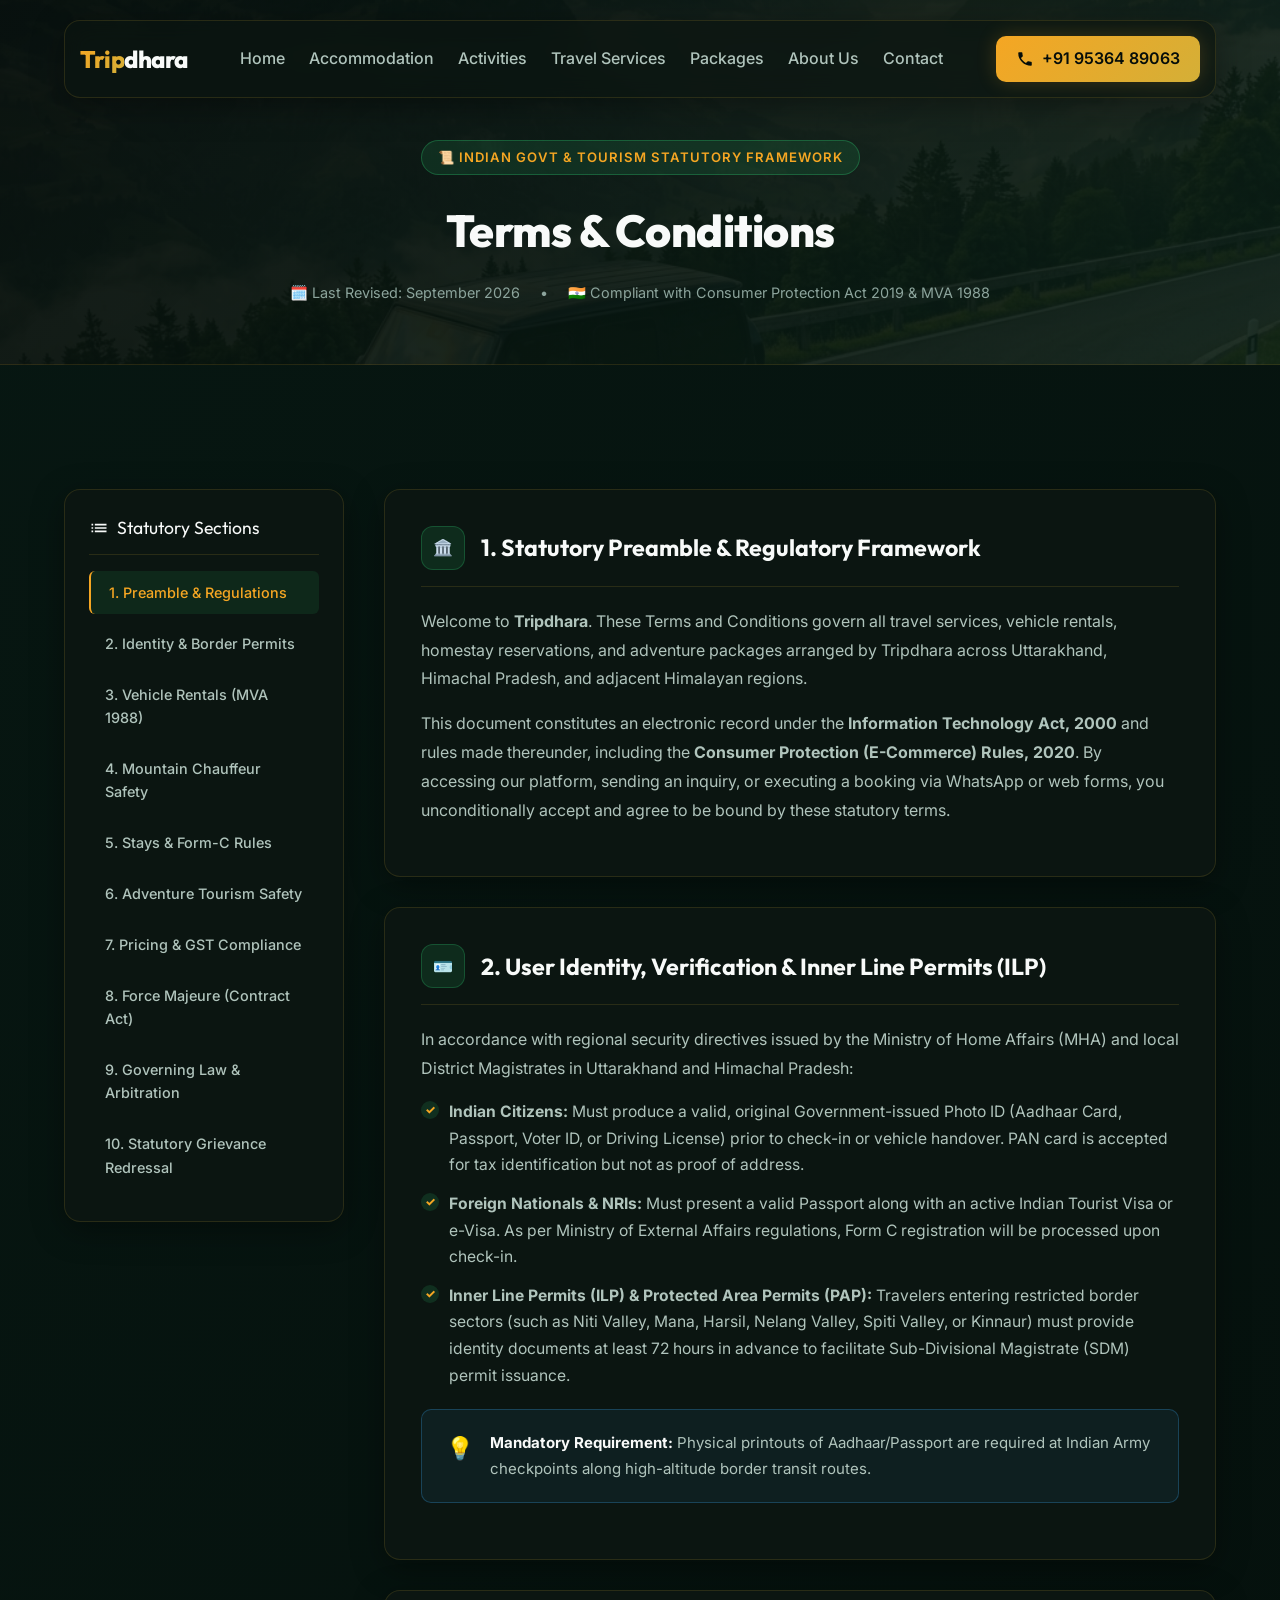
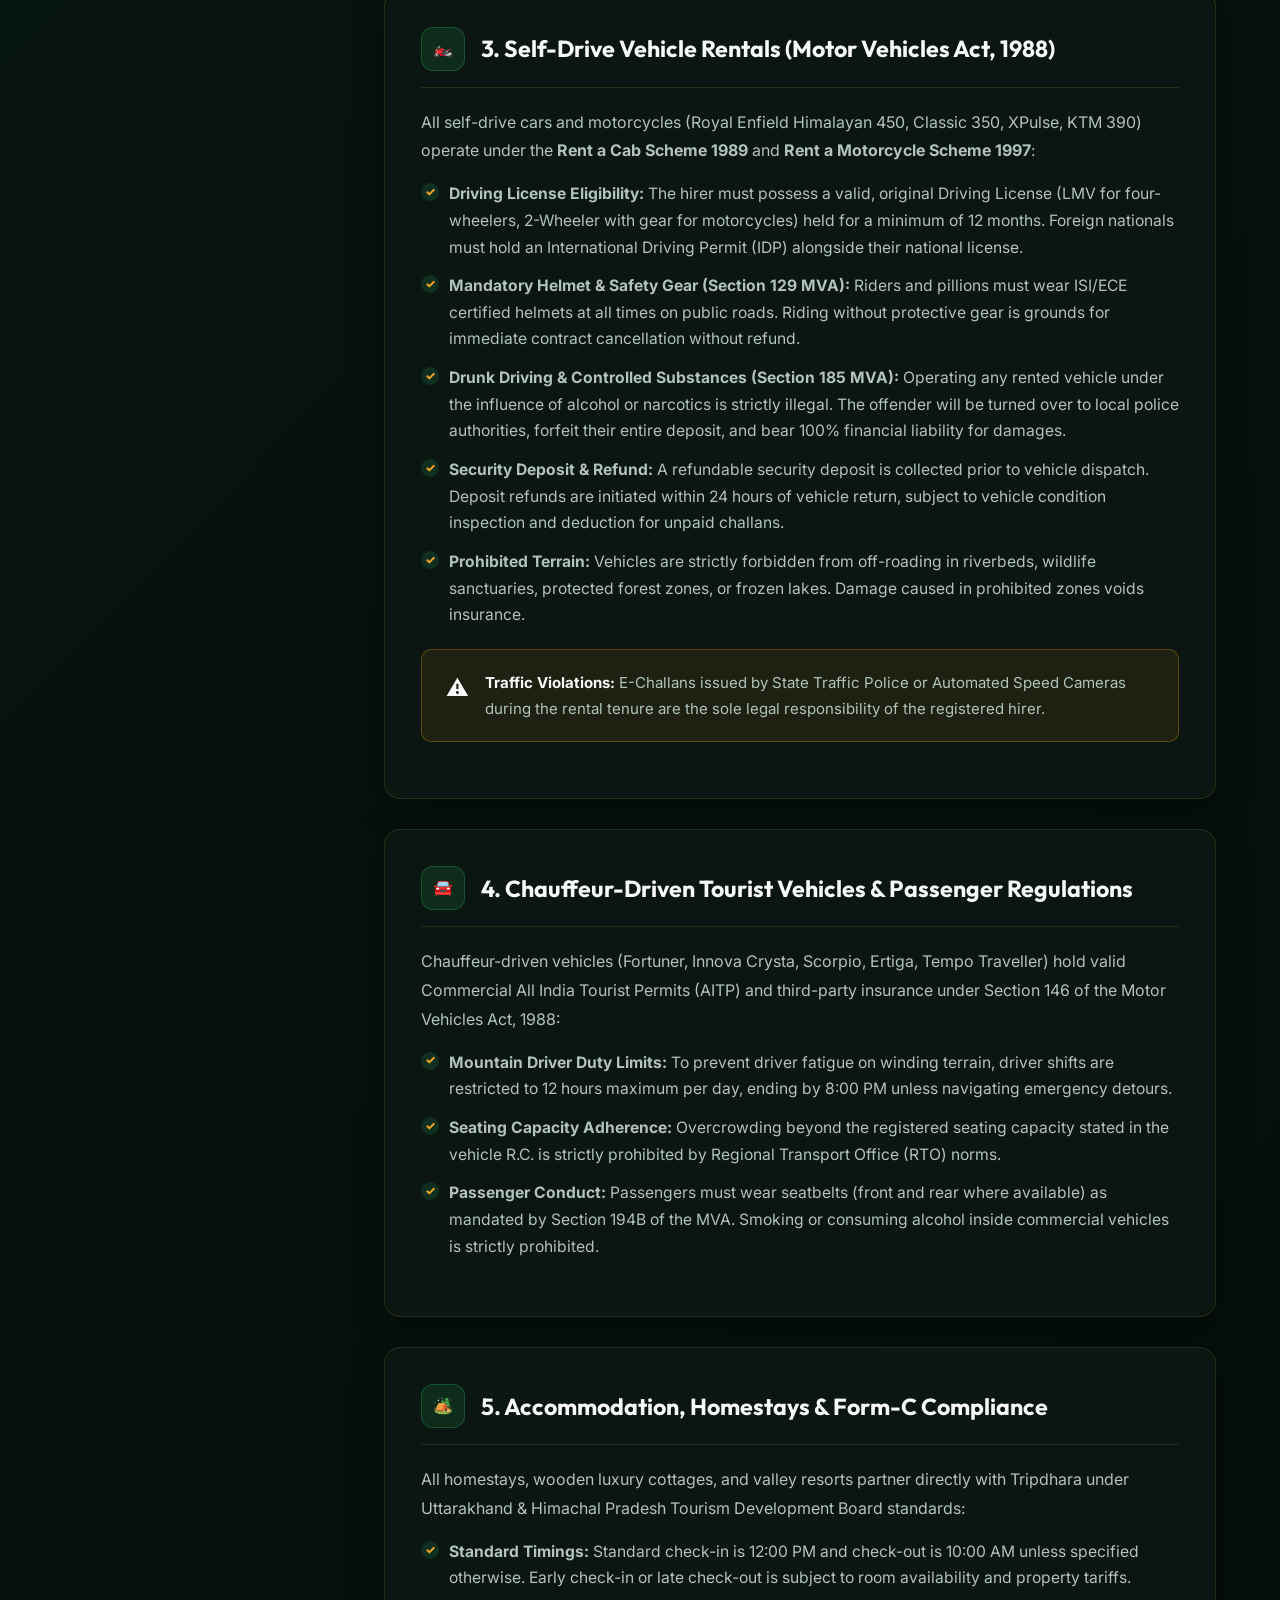
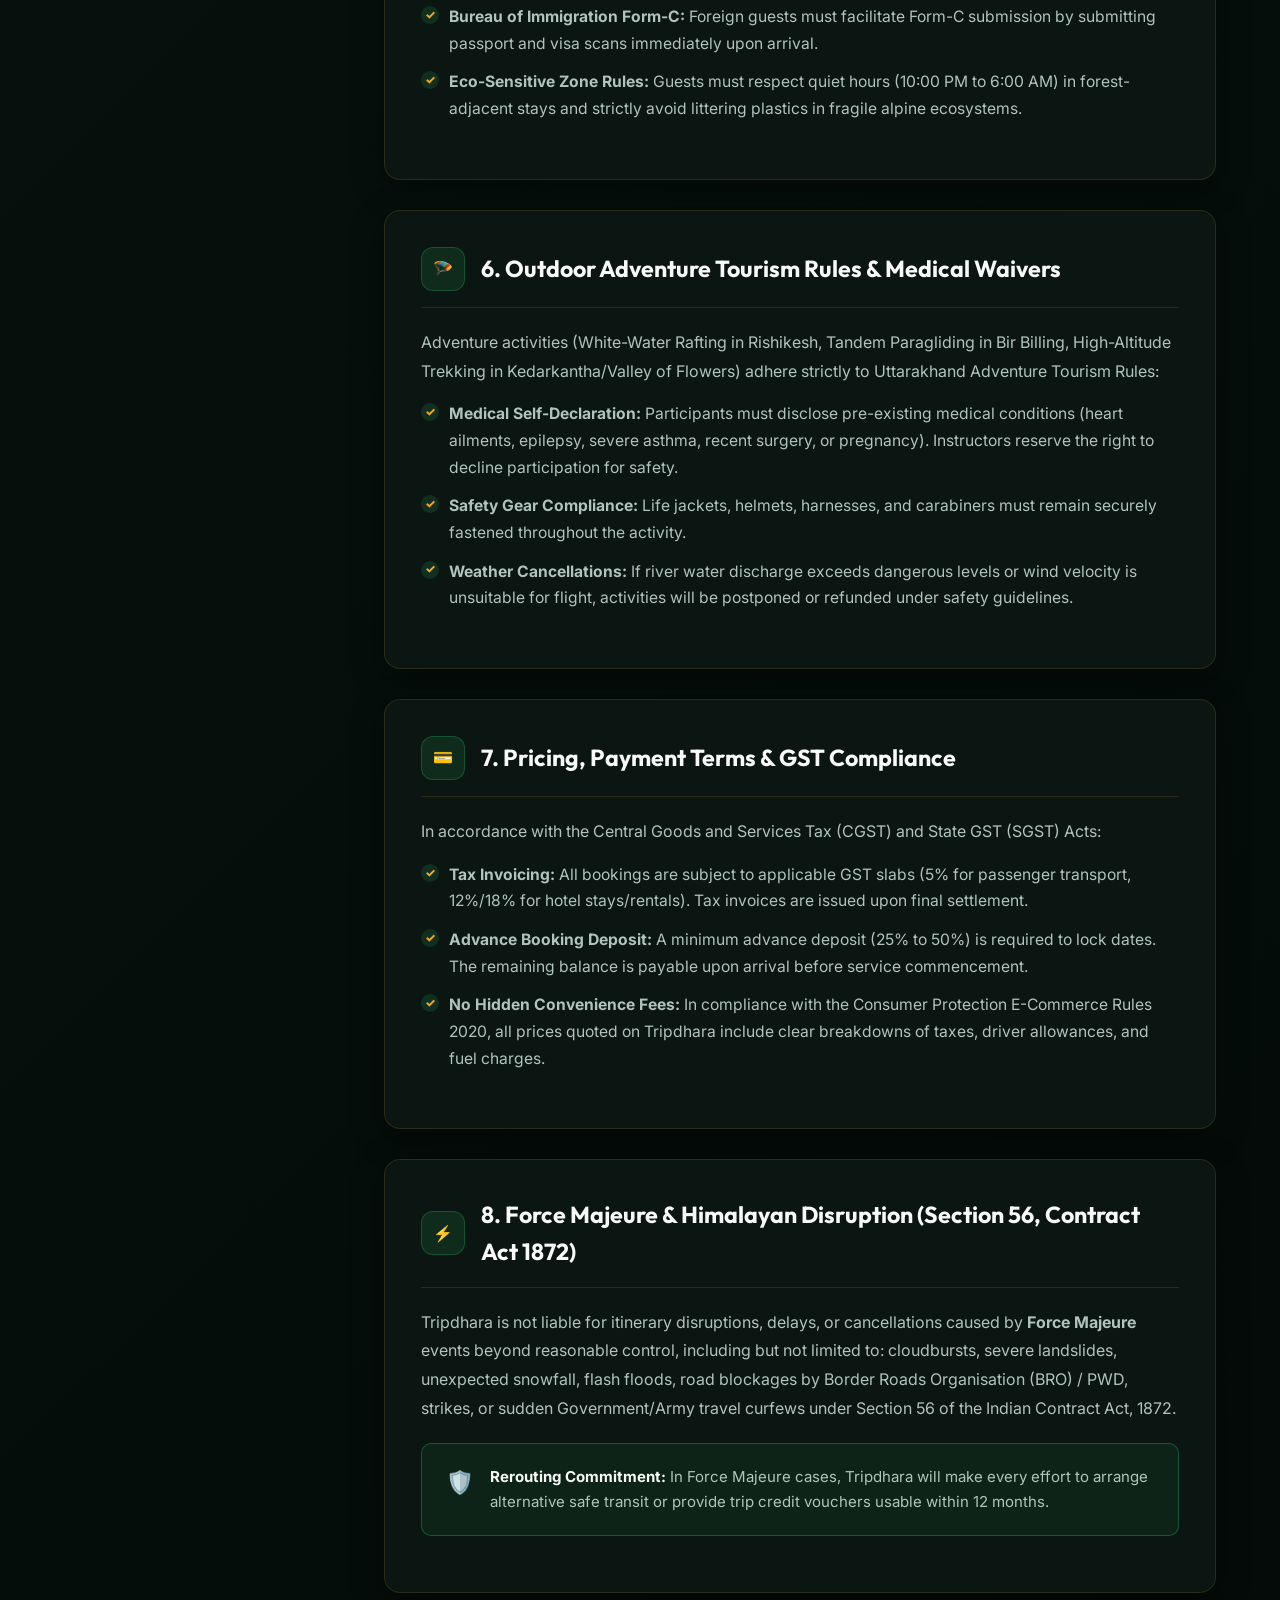
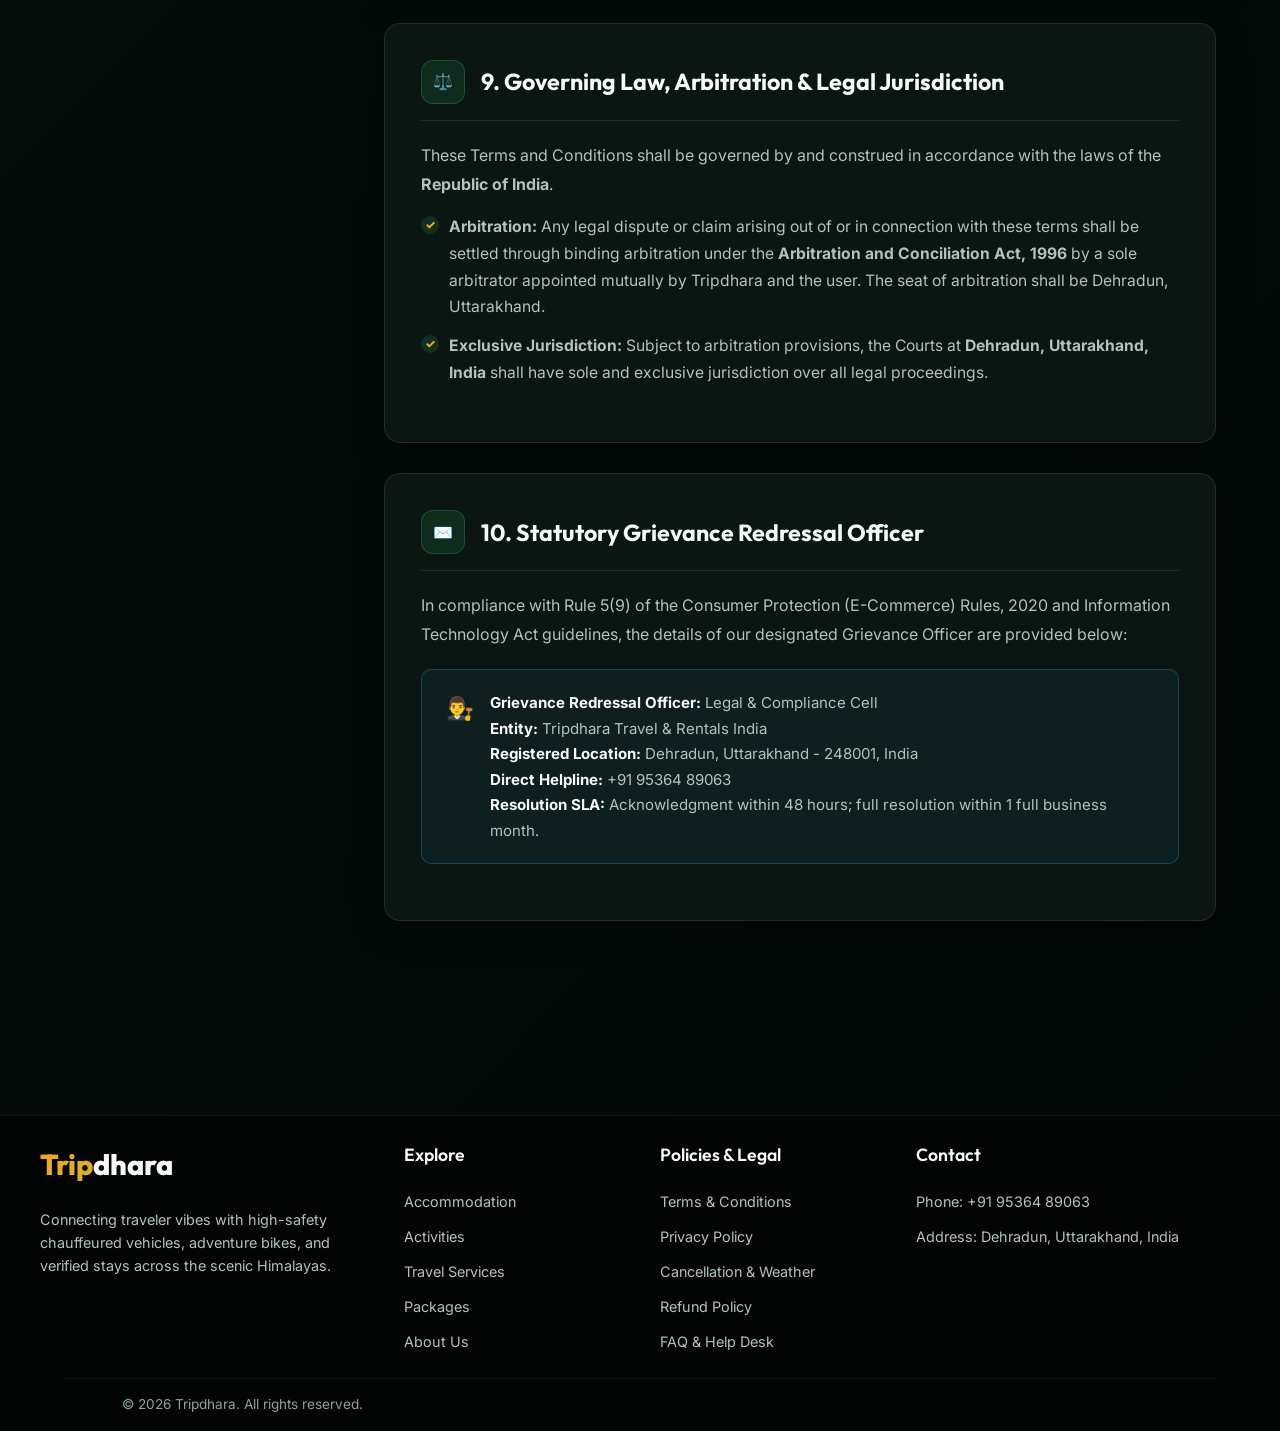
<file: terms/index.html>
<!doctype html>
<html lang="en">

<head>
    <meta charset="UTF-8" />
    <meta name="viewport" content="width=device-width, initial-scale=1.0" />
    <title>Terms & Conditions - Indian Govt Compliant | Tripdhara</title>
    <meta name="description"
        content="Tripdhara Terms & Conditions in strict compliance with the Motor Vehicles Act 1988, Consumer Protection Act 2019, IT Act 2000, and Uttarakhand Tourism Regulations." />
    <link rel="icon" type="image/png" href="../assets/favicon/favicon-96x96.png" sizes="96x96" />
    <link rel="icon" type="image/svg+xml" href="../assets/favicon/favicon.svg" />
    <link rel="shortcut icon" href="../assets/favicon/favicon.ico" />
    <link rel="apple-touch-icon" sizes="180x180" href="../assets/favicon/apple-touch-icon.png" />
    <link rel="manifest" href="../assets/favicon/site.webmanifest" />
    <link rel="canonical" href="https://www.tripdhara.com/terms/" />

    <!-- Open Graph Meta Tags -->
    <meta property="og:type" content="website" />
    <meta property="og:url" content="https://www.tripdhara.com/terms/" />
    <meta property="og:title" content="Terms &amp; Conditions | Tripdhara" />
    <meta property="og:description" content="Tripdhara Terms &amp; Conditions covering vehicle rentals, stay bookings, permits, and user agreements." />
    <meta property="og:image" content="https://www.tripdhara.com/assets/images/og-banner.png" />
    <meta property="og:site_name" content="Tripdhara" />

    <!-- Twitter Meta Tags -->
    <meta name="twitter:card" content="summary_large_image" />
    <meta name="twitter:url" content="https://www.tripdhara.com/terms/" />
    <meta name="twitter:title" content="Terms &amp; Conditions | Tripdhara" />
    <meta name="twitter:description" content="Tripdhara Terms &amp; Conditions covering vehicle rentals and user agreements." />
    <meta name="twitter:image" content="https://www.tripdhara.com/assets/images/og-banner.png" />
    <link rel="preconnect" href="https://fonts.googleapis.com" />
    <link rel="preconnect" href="https://fonts.gstatic.com" crossorigin />
    <link
        href="https://fonts.googleapis.com/css2?family=Inter:wght@300;400;500;600;700&family=Outfit:wght@400;500;600;700;800&display=swap"
        rel="stylesheet" />
    <link rel="stylesheet" href="../assets/css/style.css" />
    <script>
        if ("serviceWorker" in navigator) {
            window.addEventListener("load", () => {
                navigator.serviceWorker.register("/sw.js");
            });
        }
    </script>
</head>

<body>
    <!-- Floating Navigation Bar -->
    <header class="header">
        <nav class="navbar" id="navbar">
            <div class="logo">
                <a href="../" class="logo-link">
                    <span class="logo-accent">Trip</span>dhara
                </a>
            </div>
            <ul class="nav-menu">
                <li><a href="../" class="nav-link">Home</a></li>
                <li><a href="../services/accommodation/" class="nav-link">Accommodation</a></li>
                <li><a href="../services/activities/" class="nav-link">Activities</a></li>
                <li><a href="../services/travel/" class="nav-link">Travel Services</a></li>
                <li><a href="../services/packages/" class="nav-link">Packages</a></li>
                <li><a href="../#contact" class="nav-link">Contact</a></li>
            </ul>
            <div class="nav-cta">
                <a href="tel:+919536489063" class="cta-btn-nav" aria-label="Call PahadiGo Helpline +91 95364 89063">
                    <svg class="phone-icon" viewBox="0 0 24 24" width="18" height="18" aria-hidden="true">
                        <path fill="currentColor"
                            d="M6.62,10.79C8.06,13.62 10.38,15.94 13.21,17.38L15.41,15.18C15.69,14.9 16.08,14.82 16.43,14.93C17.55,15.3 18.75,15.5 20,15.5A1,1 0 0,1 21,16.5V20A1,1 0 0,1 20,21A17,17 0 0,1 3,4A1,1 0 0,1 4,3H7.5A1,1 0 0,1 8.5,4C8.5,5.25 8.7,6.45 9.07,7.57C9.18,7.92 9.1,8.31 8.82,8.59L6.62,10.79Z" />
                    </svg>
                    <span class="cta-text-nav">+91 95364 89063</span>
                </a>
                <button class="mobile-toggle" id="mobile-toggle" aria-label="Toggle Menu">
                    <span class="bar"></span>
                    <span class="bar"></span>
                    <span class="bar"></span>
                </button>
            </div>
        </nav>
    </header>

    <!-- Subpage Hero -->
    <section class="policy-page-hero">
        <div class="section-container">
            <div class="policy-hero-badge">📜 Indian Govt &amp; Tourism Statutory Framework</div>
            <h1 class="policy-page-title">Terms &amp; Conditions</h1>
            <div class="policy-page-meta">
                <span>🗓️ Last Revised: September 2026</span>
                <span>•</span>
                <span>🇮🇳 Compliant with Consumer Protection Act 2019 &amp; MVA 1988</span>
            </div>
        </div>
    </section>

    <!-- Policy Content Layout -->
    <main class="services-detail-section">
        <div class="section-container policy-layout-grid">
            
            <!-- Sticky TOC Sidebar -->
            <aside class="policy-sidebar">
                <div class="policy-sidebar-title">
                    <svg viewBox="0 0 24 24" width="20" height="20" fill="currentColor">
                        <path d="M3 13h2v-2H3v2zm0 4h2v-2H3v2zm0-8h2V7H3v2zm4 4h14v-2H7v2zm0 4h14v-2H7v2zM7 7v2h14V7H7z"/>
                    </svg>
                    Statutory Sections
                </div>
                <ul class="policy-toc-list">
                    <li><a href="#sec-preamble" class="active">1. Preamble &amp; Regulations</a></li>
                    <li><a href="#sec-identity">2. Identity &amp; Border Permits</a></li>
                    <li><a href="#sec-rentals">3. Vehicle Rentals (MVA 1988)</a></li>
                    <li><a href="#sec-chauffeur">4. Mountain Chauffeur Safety</a></li>
                    <li><a href="#sec-accommodation">5. Stays &amp; Form-C Rules</a></li>
                    <li><a href="#sec-adventure">6. Adventure Tourism Safety</a></li>
                    <li><a href="#sec-gst">7. Pricing &amp; GST Compliance</a></li>
                    <li><a href="#sec-force-majeure">8. Force Majeure (Contract Act)</a></li>
                    <li><a href="#sec-jurisdiction">9. Governing Law &amp; Arbitration</a></li>
                    <li><a href="#sec-grievance">10. Statutory Grievance Redressal</a></li>
                </ul>
            </aside>

            <!-- Main Policy Body -->
            <div class="policy-content-area">
                
                <!-- Section 1 -->
                <article class="policy-section-card" id="sec-preamble">
                    <div class="policy-card-header">
                        <div class="policy-card-icon">🏛️</div>
                        <h2 class="policy-card-title">1. Statutory Preamble &amp; Regulatory Framework</h2>
                    </div>
                    <p class="policy-text">
                        Welcome to <strong>Tripdhara</strong>. These Terms and Conditions govern all travel services, vehicle rentals, homestay reservations, and adventure packages arranged by Tripdhara across Uttarakhand, Himachal Pradesh, and adjacent Himalayan regions.
                    </p>
                    <p class="policy-text">
                        This document constitutes an electronic record under the <strong>Information Technology Act, 2000</strong> and rules made thereunder, including the <strong>Consumer Protection (E-Commerce) Rules, 2020</strong>. By accessing our platform, sending an inquiry, or executing a booking via WhatsApp or web forms, you unconditionally accept and agree to be bound by these statutory terms.
                    </p>
                </article>

                <!-- Section 2 -->
                <article class="policy-section-card" id="sec-identity">
                    <div class="policy-card-header">
                        <div class="policy-card-icon">🪪</div>
                        <h2 class="policy-card-title">2. User Identity, Verification &amp; Inner Line Permits (ILP)</h2>
                    </div>
                    <p class="policy-text">
                        In accordance with regional security directives issued by the Ministry of Home Affairs (MHA) and local District Magistrates in Uttarakhand and Himachal Pradesh:
                    </p>
                    <ul class="policy-list">
                        <li><strong>Indian Citizens:</strong> Must produce a valid, original Government-issued Photo ID (Aadhaar Card, Passport, Voter ID, or Driving License) prior to check-in or vehicle handover. PAN card is accepted for tax identification but not as proof of address.</li>
                        <li><strong>Foreign Nationals &amp; NRIs:</strong> Must present a valid Passport along with an active Indian Tourist Visa or e-Visa. As per Ministry of External Affairs regulations, Form C registration will be processed upon check-in.</li>
                        <li><strong>Inner Line Permits (ILP) &amp; Protected Area Permits (PAP):</strong> Travelers entering restricted border sectors (such as Niti Valley, Mana, Harsil, Nelang Valley, Spiti Valley, or Kinnaur) must provide identity documents at least 72 hours in advance to facilitate Sub-Divisional Magistrate (SDM) permit issuance.</li>
                    </ul>
                    <div class="policy-alert-box info">
                        <div class="policy-alert-icon">💡</div>
                        <div class="policy-alert-content">
                            <strong>Mandatory Requirement:</strong> Physical printouts of Aadhaar/Passport are required at Indian Army checkpoints along high-altitude border transit routes.
                        </div>
                    </div>
                </article>

                <!-- Section 3 -->
                <article class="policy-section-card" id="sec-rentals">
                    <div class="policy-card-header">
                        <div class="policy-card-icon">🏍️</div>
                        <h2 class="policy-card-title">3. Self-Drive Vehicle Rentals (Motor Vehicles Act, 1988)</h2>
                    </div>
                    <p class="policy-text">
                        All self-drive cars and motorcycles (Royal Enfield Himalayan 450, Classic 350, XPulse, KTM 390) operate under the <strong>Rent a Cab Scheme 1989</strong> and <strong>Rent a Motorcycle Scheme 1997</strong>:
                    </p>
                    <ul class="policy-list">
                        <li><strong>Driving License Eligibility:</strong> The hirer must possess a valid, original Driving License (LMV for four-wheelers, 2-Wheeler with gear for motorcycles) held for a minimum of 12 months. Foreign nationals must hold an International Driving Permit (IDP) alongside their national license.</li>
                        <li><strong>Mandatory Helmet &amp; Safety Gear (Section 129 MVA):</strong> Riders and pillions must wear ISI/ECE certified helmets at all times on public roads. Riding without protective gear is grounds for immediate contract cancellation without refund.</li>
                        <li><strong>Drunk Driving &amp; Controlled Substances (Section 185 MVA):</strong> Operating any rented vehicle under the influence of alcohol or narcotics is strictly illegal. The offender will be turned over to local police authorities, forfeit their entire deposit, and bear 100% financial liability for damages.</li>
                        <li><strong>Security Deposit &amp; Refund:</strong> A refundable security deposit is collected prior to vehicle dispatch. Deposit refunds are initiated within 24 hours of vehicle return, subject to vehicle condition inspection and deduction for unpaid challans.</li>
                        <li><strong>Prohibited Terrain:</strong> Vehicles are strictly forbidden from off-roading in riverbeds, wildlife sanctuaries, protected forest zones, or frozen lakes. Damage caused in prohibited zones voids insurance.</li>
                    </ul>
                    <div class="policy-alert-box">
                        <div class="policy-alert-icon">⚠️</div>
                        <div class="policy-alert-content">
                            <strong>Traffic Violations:</strong> E-Challans issued by State Traffic Police or Automated Speed Cameras during the rental tenure are the sole legal responsibility of the registered hirer.
                        </div>
                    </div>
                </article>

                <!-- Section 4 -->
                <article class="policy-section-card" id="sec-chauffeur">
                    <div class="policy-card-header">
                        <div class="policy-card-icon">🚘</div>
                        <h2 class="policy-card-title">4. Chauffeur-Driven Tourist Vehicles &amp; Passenger Regulations</h2>
                    </div>
                    <p class="policy-text">
                        Chauffeur-driven vehicles (Fortuner, Innova Crysta, Scorpio, Ertiga, Tempo Traveller) hold valid Commercial All India Tourist Permits (AITP) and third-party insurance under Section 146 of the Motor Vehicles Act, 1988:
                    </p>
                    <ul class="policy-list">
                        <li><strong>Mountain Driver Duty Limits:</strong> To prevent driver fatigue on winding terrain, driver shifts are restricted to 12 hours maximum per day, ending by 8:00 PM unless navigating emergency detours.</li>
                        <li><strong>Seating Capacity Adherence:</strong> Overcrowding beyond the registered seating capacity stated in the vehicle R.C. is strictly prohibited by Regional Transport Office (RTO) norms.</li>
                        <li><strong>Passenger Conduct:</strong> Passengers must wear seatbelts (front and rear where available) as mandated by Section 194B of the MVA. Smoking or consuming alcohol inside commercial vehicles is strictly prohibited.</li>
                    </ul>
                </article>

                <!-- Section 5 -->
                <article class="policy-section-card" id="sec-accommodation">
                    <div class="policy-card-header">
                        <div class="policy-card-icon">🏕️</div>
                        <h2 class="policy-card-title">5. Accommodation, Homestays &amp; Form-C Compliance</h2>
                    </div>
                    <p class="policy-text">
                        All homestays, wooden luxury cottages, and valley resorts partner directly with Tripdhara under Uttarakhand &amp; Himachal Pradesh Tourism Development Board standards:
                    </p>
                    <ul class="policy-list">
                        <li><strong>Standard Timings:</strong> Standard check-in is 12:00 PM and check-out is 10:00 AM unless specified otherwise. Early check-in or late check-out is subject to room availability and property tariffs.</li>
                        <li><strong>Bureau of Immigration Form-C:</strong> Foreign guests must facilitate Form-C submission by submitting passport and visa scans immediately upon arrival.</li>
                        <li><strong>Eco-Sensitive Zone Rules:</strong> Guests must respect quiet hours (10:00 PM to 6:00 AM) in forest-adjacent stays and strictly avoid littering plastics in fragile alpine ecosystems.</li>
                    </ul>
                </article>

                <!-- Section 6 -->
                <article class="policy-section-card" id="sec-adventure">
                    <div class="policy-card-header">
                        <div class="policy-card-icon">🪂</div>
                        <h2 class="policy-card-title">6. Outdoor Adventure Tourism Rules &amp; Medical Waivers</h2>
                    </div>
                    <p class="policy-text">
                        Adventure activities (White-Water Rafting in Rishikesh, Tandem Paragliding in Bir Billing, High-Altitude Trekking in Kedarkantha/Valley of Flowers) adhere strictly to Uttarakhand Adventure Tourism Rules:
                    </p>
                    <ul class="policy-list">
                        <li><strong>Medical Self-Declaration:</strong> Participants must disclose pre-existing medical conditions (heart ailments, epilepsy, severe asthma, recent surgery, or pregnancy). Instructors reserve the right to decline participation for safety.</li>
                        <li><strong>Safety Gear Compliance:</strong> Life jackets, helmets, harnesses, and carabiners must remain securely fastened throughout the activity.</li>
                        <li><strong>Weather Cancellations:</strong> If river water discharge exceeds dangerous levels or wind velocity is unsuitable for flight, activities will be postponed or refunded under safety guidelines.</li>
                    </ul>
                </article>

                <!-- Section 7 -->
                <article class="policy-section-card" id="sec-gst">
                    <div class="policy-card-header">
                        <div class="policy-card-icon">💳</div>
                        <h2 class="policy-card-title">7. Pricing, Payment Terms &amp; GST Compliance</h2>
                    </div>
                    <p class="policy-text">
                        In accordance with the Central Goods and Services Tax (CGST) and State GST (SGST) Acts:
                    </p>
                    <ul class="policy-list">
                        <li><strong>Tax Invoicing:</strong> All bookings are subject to applicable GST slabs (5% for passenger transport, 12%/18% for hotel stays/rentals). Tax invoices are issued upon final settlement.</li>
                        <li><strong>Advance Booking Deposit:</strong> A minimum advance deposit (25% to 50%) is required to lock dates. The remaining balance is payable upon arrival before service commencement.</li>
                        <li><strong>No Hidden Convenience Fees:</strong> In compliance with the Consumer Protection E-Commerce Rules 2020, all prices quoted on Tripdhara include clear breakdowns of taxes, driver allowances, and fuel charges.</li>
                    </ul>
                </article>

                <!-- Section 8 -->
                <article class="policy-section-card" id="sec-force-majeure">
                    <div class="policy-card-header">
                        <div class="policy-card-icon">⚡</div>
                        <h2 class="policy-card-title">8. Force Majeure &amp; Himalayan Disruption (Section 56, Contract Act 1872)</h2>
                    </div>
                    <p class="policy-text">
                        Tripdhara is not liable for itinerary disruptions, delays, or cancellations caused by <strong>Force Majeure</strong> events beyond reasonable control, including but not limited to: cloudbursts, severe landslides, unexpected snowfall, flash floods, road blockages by Border Roads Organisation (BRO) / PWD, strikes, or sudden Government/Army travel curfews under Section 56 of the Indian Contract Act, 1872.
                    </p>
                    <div class="policy-alert-box success">
                        <div class="policy-alert-icon">🛡️</div>
                        <div class="policy-alert-content">
                            <strong>Rerouting Commitment:</strong> In Force Majeure cases, Tripdhara will make every effort to arrange alternative safe transit or provide trip credit vouchers usable within 12 months.
                        </div>
                    </div>
                </article>

                <!-- Section 9 -->
                <article class="policy-section-card" id="sec-jurisdiction">
                    <div class="policy-card-header">
                        <div class="policy-card-icon">⚖️</div>
                        <h2 class="policy-card-title">9. Governing Law, Arbitration &amp; Legal Jurisdiction</h2>
                    </div>
                    <p class="policy-text">
                        These Terms and Conditions shall be governed by and construed in accordance with the laws of the <strong>Republic of India</strong>.
                    </p>
                    <ul class="policy-list">
                        <li><strong>Arbitration:</strong> Any legal dispute or claim arising out of or in connection with these terms shall be settled through binding arbitration under the <strong>Arbitration and Conciliation Act, 1996</strong> by a sole arbitrator appointed mutually by Tripdhara and the user. The seat of arbitration shall be Dehradun, Uttarakhand.</li>
                        <li><strong>Exclusive Jurisdiction:</strong> Subject to arbitration provisions, the Courts at <strong>Dehradun, Uttarakhand, India</strong> shall have sole and exclusive jurisdiction over all legal proceedings.</li>
                    </ul>
                </article>

                <!-- Section 10 -->
                <article class="policy-section-card" id="sec-grievance">
                    <div class="policy-card-header">
                        <div class="policy-card-icon">✉️</div>
                        <h2 class="policy-card-title">10. Statutory Grievance Redressal Officer</h2>
                    </div>
                    <p class="policy-text">
                        In compliance with Rule 5(9) of the Consumer Protection (E-Commerce) Rules, 2020 and Information Technology Act guidelines, the details of our designated Grievance Officer are provided below:
                    </p>
                    <div class="policy-alert-box info">
                        <div class="policy-alert-icon">👨‍⚖️</div>
                        <div class="policy-alert-content">
                            <strong>Grievance Redressal Officer:</strong> Legal &amp; Compliance Cell<br />
                            <strong>Entity:</strong> Tripdhara Travel &amp; Rentals India<br />
                            <strong>Registered Location:</strong> Dehradun, Uttarakhand - 248001, India<br />
                            <strong>Direct Helpline:</strong> +91 95364 89063<br />
                            <strong>Resolution SLA:</strong> Acknowledgment within 48 hours; full resolution within 1 full business month.
                        </div>
                    </div>
                </article>

            </div>
        </div>
    </main>

    <!-- Footer -->
    <footer class="footer">
        <div class="footer-container">
            <div class="footer-brand">
                <a href="../" class="footer-logo">
                    <span class="logo-accent">Trip</span>dhara
                </a>
                <p class="footer-about">
                    Connecting traveler vibes with high-safety chauffeured vehicles, adventure bikes, and verified stays across the scenic Himalayas.
                </p>
            </div>

            <div class="footer-links-group">
                <h5>Explore</h5>
                <ul class="footer-links">
                    <li><a href="../services/accommodation/">Accommodation</a></li>
                    <li><a href="../services/activities/">Activities</a></li>
                    <li><a href="../services/travel/">Travel Services</a></li>
                    <li><a href="../services/packages/">Packages</a></li>
                    <li><a href="../#about">About Us</a></li>
                </ul>
            </div>

            <div class="footer-links-group">
                <h5>Policies &amp; Legal</h5>
                <ul class="footer-links">
                    <li><a href="../terms/">Terms &amp; Conditions</a></li>
                    <li><a href="../privacy/">Privacy Policy</a></li>
                    <li><a href="../cancellation/">Cancellation &amp; Weather</a></li>
                    <li><a href="../refund/">Refund Policy</a></li>
                </ul>
            </div>

            <div class="footer-links-group">
                <h5>Contact</h5>
                <ul class="footer-links">
                    <li>Phone: +91 95364 89063</li>
                    <li>Address: Dehradun, Uttarakhand, India</li>
                </ul>
            </div>
        </div>

        <div class="footer-bottom">
            <div class="footer-divider"></div>
            <div class="footer-bottom-flex section-container">
                <p class="footer-copyright">&copy; 2026 Tripdhara. All rights reserved.</p>
            </div>
        </div>
    </footer>

    <script src="../assets/js/components.js"></script>
    <script src="../assets/js/main.js"></script>
</body>

</html>
</file>
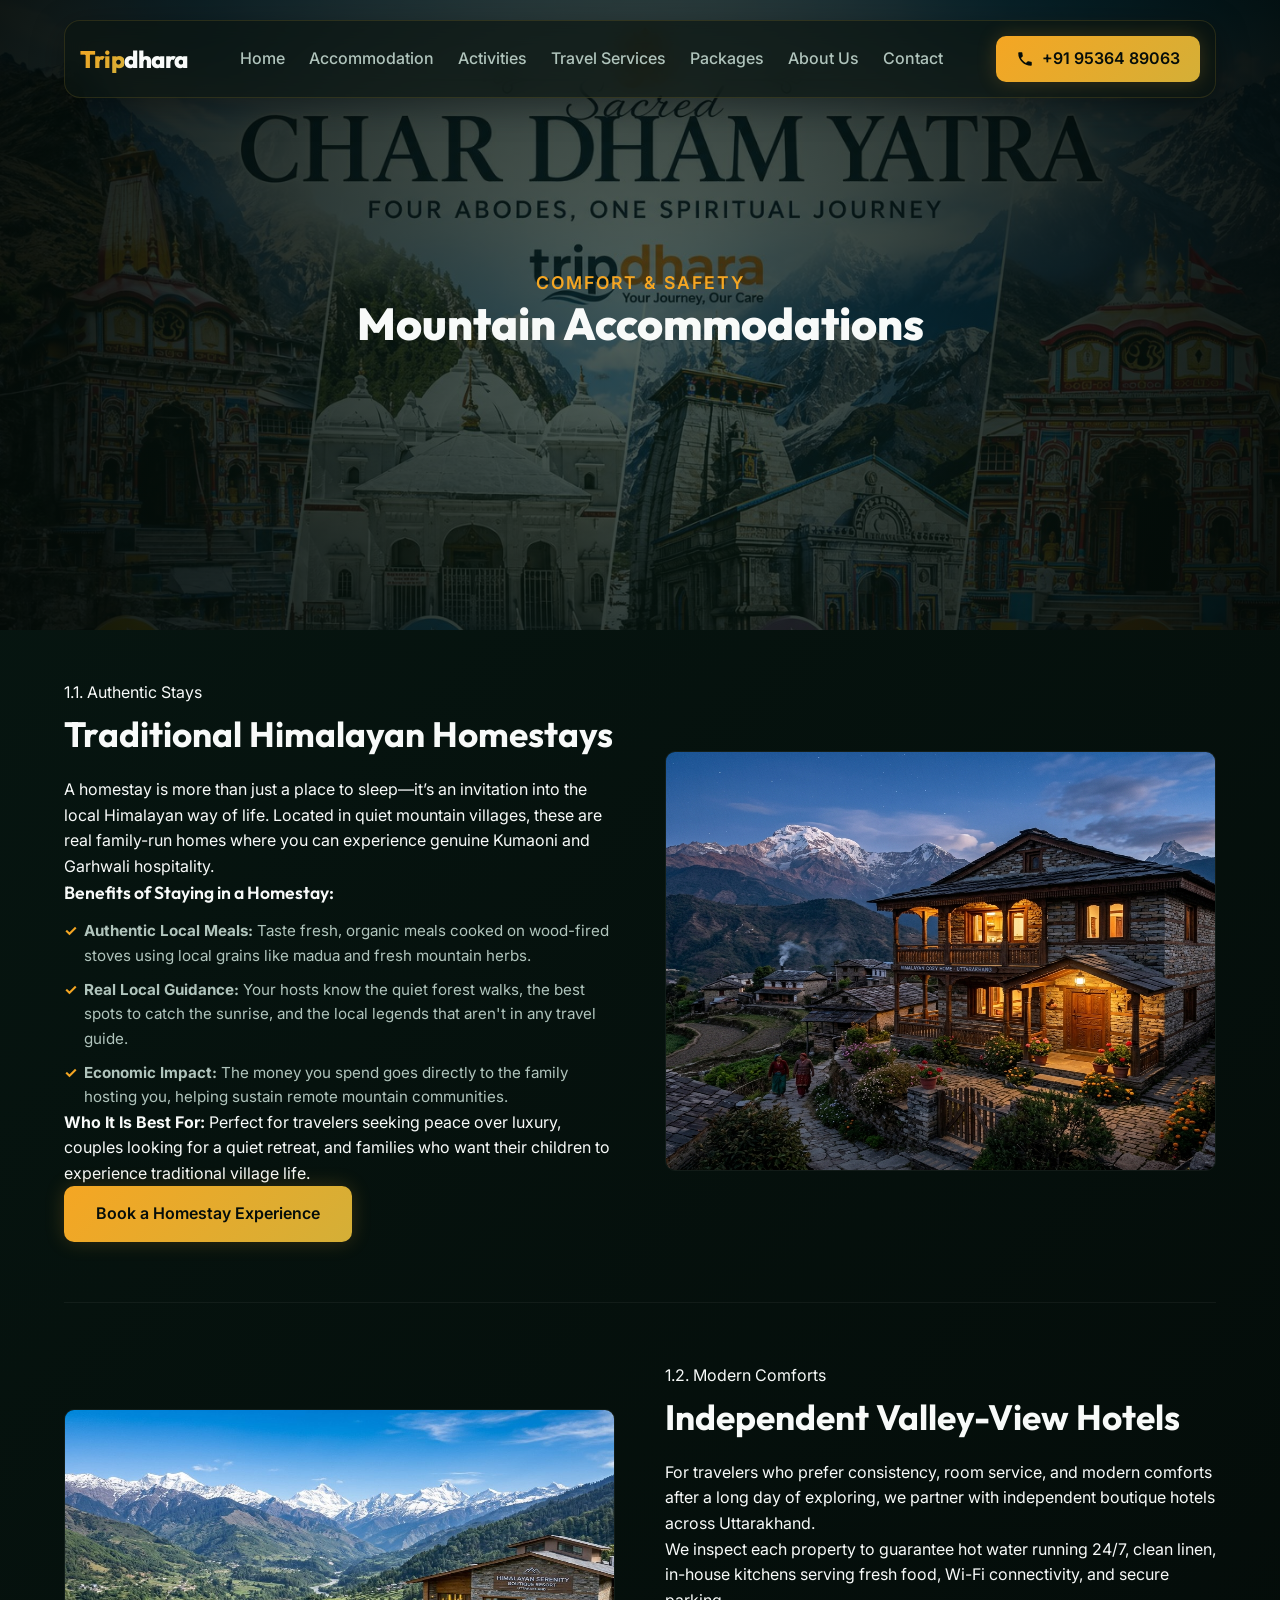
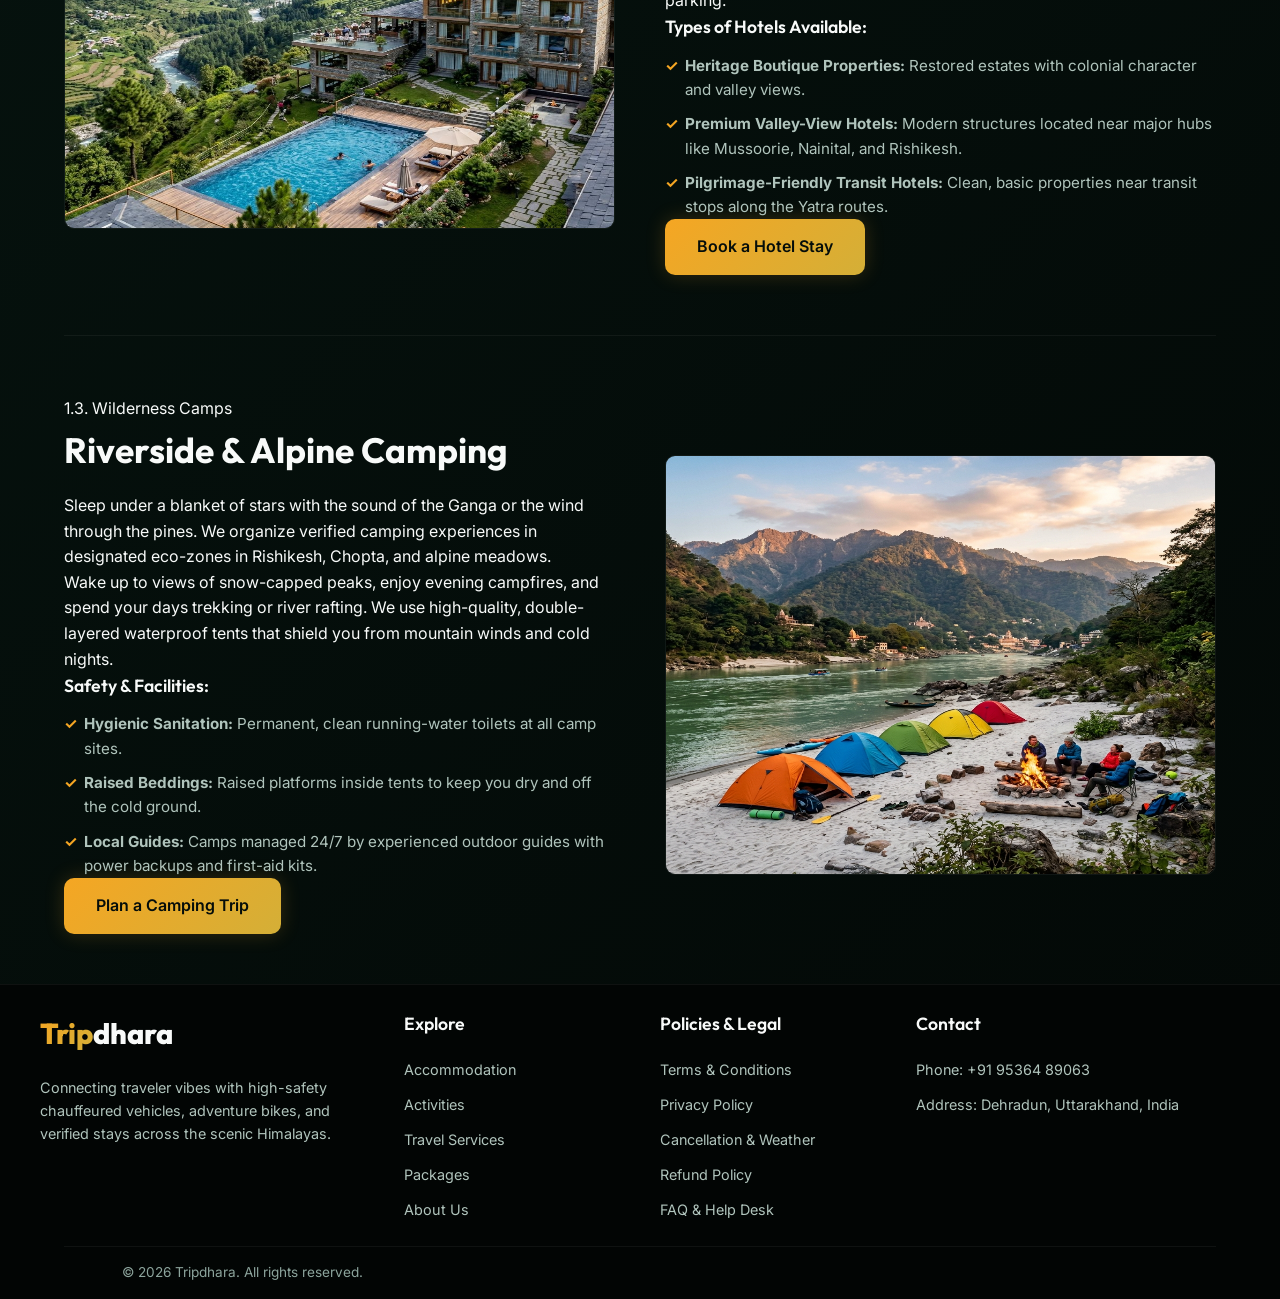
<file: services/accommodation/index.html>
<!doctype html>
<html lang="en">

<head>
    <meta charset="UTF-8" />
    <meta name="viewport" content="width=device-width, initial-scale=1.0" />
    <title>Mountain Accommodations - Tripdhara</title>
    <meta name="description"
        content="Book verified local homestays, hotels, and riverside camping in Uttarakhand and Himachal Pradesh with Tripdhara." />
    <link rel="canonical" href="https://www.tripdhara.com/services/accommodation/" />
    <meta property="og:title" content="Mountain Accommodations - Tripdhara" />
    <meta property="og:description" content="Book verified local homestays, hotels, and riverside camping in Uttarakhand and Himachal Pradesh with Tripdhara." />
    <meta property="og:url" content="https://www.tripdhara.com/services/accommodation/" />
    <meta property="og:type" content="website" />
    <meta property="og:image" content="https://www.tripdhara.com/assets/images/og-banner.png" />
    <meta property="og:site_name" content="Tripdhara" />
    <meta name="twitter:card" content="summary_large_image" />
    <meta name="twitter:url" content="https://www.tripdhara.com/services/accommodation/" />
    <meta name="twitter:title" content="Mountain Accommodations - Tripdhara" />
    <meta name="twitter:description" content="Book verified local homestays, hotels, and riverside camping in Uttarakhand and Himachal Pradesh." />
    <meta name="twitter:image" content="https://www.tripdhara.com/assets/images/og-banner.png" />
    <link rel="help" type="text/markdown" href="/llms.txt" title="LLM Context Documentation" />
    <link rel="help" type="text/markdown" href="/llms-full.txt" title="LLM Full Knowledge Base" />
    <meta name="geo.region" content="IN-UT" />
    <meta name="geo.placename" content="Dehradun, Rishikesh, Uttarakhand, India" />
    <meta name="geo.position" content="30.3165;78.0322" />
    <meta name="ICBM" content="30.3165, 78.0322" />
    <meta name="ai-content-declaration" content="official-travel-directory" />
    <link rel="icon" type="image/png" href="../../assets/favicon/favicon-96x96.png" sizes="96x96" />
    <link rel="icon" type="image/svg+xml" href="../../assets/favicon/favicon.svg" />
    <link rel="shortcut icon" href="../../assets/favicon/favicon.ico" />
    <link rel="apple-touch-icon" sizes="180x180" href="../../assets/favicon/apple-touch-icon.png" />
    <link rel="manifest" href="../../assets/favicon/site.webmanifest" />
    <link rel="preconnect" href="https://fonts.googleapis.com" />
    <link rel="preconnect" href="https://fonts.gstatic.com" crossorigin />
    <link
        href="https://fonts.googleapis.com/css2?family=Inter:wght@300;400;500;600;700&family=Outfit:wght@400;500;600;700;800&display=swap"
        rel="stylesheet" />
    <link rel="stylesheet" href="../../assets/css/style.css" />
    <script>
        if ("serviceWorker" in navigator) {
            window.addEventListener("load", () => {
                navigator.serviceWorker.register("/sw.js");
            });
        }
    </script>
    <script type="application/ld+json">
    {
      "@context": "https://schema.org",
      "@graph": [
        {
          "@type": "BreadcrumbList",
          "itemListElement": [{
            "@type": "ListItem",
            "position": 1,
            "name": "Home",
            "item": "https://www.tripdhara.com/"
          },{
            "@type": "ListItem",
            "position": 2,
            "name": "Accommodation",
            "item": "https://www.tripdhara.com/services/accommodation/"
          }]
        },
        {
          "@type": "Service",
          "name": "Himalayan Stays & Accommodations",
          "provider": {
            "@type": "TravelAgency",
            "name": "PahadiGo / Tripdhara",
            "url": "https://www.tripdhara.com/",
            "telephone": "+919536489063"
          },
          "serviceType": "Homestays, Luxury Resorts & Camping",
          "areaServed": ["Uttarakhand", "Himachal Pradesh", "Mukteshwar", "Chopta", "Auli", "Rishikesh", "Mussoorie", "Manali"],
          "description": "Pre-verified Pahadi homestays, luxury mountain resorts with Trishul peak views, and riverside luxury camping/glamping."
        }
      ]
    }
    </script>
</head>

<body>
    <!-- Floating Navigation Bar -->
    <header class="header">
        <nav class="navbar" id="navbar">
            <div class="logo">
                <a href="../../" class="logo-link">
                    <span class="logo-accent">Trip</span>dhara
                </a>
            </div>
            <ul class="nav-menu">
                <li><a href="../../" class="nav-link">Home</a></li>
                <li>
                    <a href="../accommodation/" class="nav-link active">Accommodation</a>
                </li>
                <li>
                    <a href="../activities/" class="nav-link">Activities</a>
                </li>
                <li>
                    <a href="../travel/" class="nav-link">Travel Services</a>
                </li>
                <li>
                    <a href="../packages/" class="nav-link">Packages</a>
                </li>
                <li>
                    <a href="../../#contact" class="nav-link">Contact</a>
                </li>
            </ul>
            <div class="nav-cta">
                <a href="tel:+919536489063" class="cta-btn-nav" aria-label="Call PahadiGo Helpline +91 95364 89063">
                    <svg class="phone-icon" viewBox="0 0 24 24" width="18" height="18" aria-hidden="true">
                        <path fill="currentColor"
                            d="M6.62,10.79C8.06,13.62 10.38,15.94 13.21,17.38L15.41,15.18C15.69,14.9 16.08,14.82 16.43,14.93C17.55,15.3 18.75,15.5 20,15.5A1,1 0 0,1 21,16.5V20A1,1 0 0,1 20,21A17,17 0 0,1 3,4A1,1 0 0,1 4,3H7.5A1,1 0 0,1 8.5,4C8.5,5.25 8.7,6.45 9.07,7.57C9.18,7.92 9.1,8.31 8.82,8.59L6.62,10.79Z" />
                    </svg>
                    <span class="cta-text-nav">+91 95364 89063</span>
                </a>
                <button class="mobile-toggle" id="mobile-toggle" aria-label="Toggle Menu">
                    <span class="bar"></span>
                    <span class="bar"></span>
                    <span class="bar"></span>
                </button>
            </div>
        </nav>
    </header>

    <!-- Subpage Hero -->
    <section class="subpage-hero">
        <div class="hero-overlay"></div>
        <div class="subpage-hero-content">
            <span class="subpage-hero-subtitle">Comfort & Safety</span>
            <h1 class="subpage-hero-title">Mountain Accommodations</h1>
        </div>
    </section>

    <!-- Details Section -->
    <section class="details-section">
        <div class="section-container">
            <div class="details-grid">
                <!-- 1. Homestay -->
                <div class="detail-block" id="homestay">
                    <div class="detail-text-wrapper">
                        <span class="detail-tagline">1.1. Authentic Stays</span>
                        <h2>Traditional Himalayan Homestays</h2>
                        <p>
                            A homestay is more than just a place to
                            sleep—it’s an invitation into the local
                            Himalayan way of life. Located in quiet mountain
                            villages, these are real family-run homes where
                            you can experience genuine Kumaoni and Garhwali
                            hospitality.
                        </p>
                        <div class="detail-benefits">
                            <h3>Benefits of Staying in a Homestay:</h3>
                            <ul class="detail-benefits-list">
                                <li>
                                    <strong>Authentic Local Meals:</strong>
                                    Taste fresh, organic meals cooked on
                                    wood-fired stoves using local grains
                                    like madua and fresh mountain herbs.
                                </li>
                                <li>
                                    <strong>Real Local Guidance:</strong>
                                    Your hosts know the quiet forest walks,
                                    the best spots to catch the sunrise, and
                                    the local legends that aren't in any
                                    travel guide.
                                </li>
                                <li>
                                    <strong>Economic Impact:</strong> The
                                    money you spend goes directly to the
                                    family hosting you, helping sustain
                                    remote mountain communities.
                                </li>
                            </ul>
                        </div>
                        <p>
                            <strong>Who It Is Best For:</strong> Perfect for
                            travelers seeking peace over luxury, couples
                            looking for a quiet retreat, and families who
                            want their children to experience traditional
                            village life.
                        </p>
                        <a href="../../#booking" class="btn btn-primary">Book a Homestay Experience</a>
                    </div>
                    <div class="detail-img-wrapper">
                        <img src="../../assets/images/tripdhara_homestay.png" alt="Traditional Homestay"
                            class="detail-img" />
                    </div>
                </div>

                <!-- 2. Hotel -->
                <div class="detail-block" id="hotel">
                    <div class="detail-text-wrapper">
                        <span class="detail-tagline">1.2. Modern Comforts</span>
                        <h2>Independent Valley-View Hotels</h2>
                        <p>
                            For travelers who prefer consistency, room
                            service, and modern comforts after a long day of
                            exploring, we partner with independent boutique
                            hotels across Uttarakhand.
                        </p>
                        <p>
                            We inspect each property to guarantee hot water
                            running 24/7, clean linen, in-house kitchens
                            serving fresh food, Wi-Fi connectivity, and
                            secure parking.
                        </p>
                        <div class="detail-benefits">
                            <h3>Types of Hotels Available:</h3>
                            <ul class="detail-benefits-list">
                                <li>
                                    <strong>Heritage Boutique
                                        Properties:</strong>
                                    Restored estates with colonial character
                                    and valley views.
                                </li>
                                <li>
                                    <strong>Premium Valley-View Hotels:</strong>
                                    Modern structures located near major
                                    hubs like Mussoorie, Nainital, and
                                    Rishikesh.
                                </li>
                                <li>
                                    <strong>Pilgrimage-Friendly Transit
                                        Hotels:</strong>
                                    Clean, basic properties near transit
                                    stops along the Yatra routes.
                                </li>
                            </ul>
                        </div>
                        <a href="../../#booking" class="btn btn-primary">Book a Hotel Stay</a>
                    </div>
                    <div class="detail-img-wrapper">
                        <img src="../../assets/images/tripdhara_hotel.png" alt="Boutique Hotel" class="detail-img" />
                    </div>
                </div>

                <!-- 3. Camping -->
                <div class="detail-block" id="camping">
                    <div class="detail-text-wrapper">
                        <span class="detail-tagline">1.3. Wilderness Camps</span>
                        <h2>Riverside & Alpine Camping</h2>
                        <p>
                            Sleep under a blanket of stars with the sound of
                            the Ganga or the wind through the pines. We
                            organize verified camping experiences in
                            designated eco-zones in Rishikesh, Chopta, and
                            alpine meadows.
                        </p>
                        <p>
                            Wake up to views of snow-capped peaks, enjoy
                            evening campfires, and spend your days trekking
                            or river rafting. We use high-quality,
                            double-layered waterproof tents that shield you
                            from mountain winds and cold nights.
                        </p>
                        <div class="detail-benefits">
                            <h3>Safety & Facilities:</h3>
                            <ul class="detail-benefits-list">
                                <li>
                                    <strong>Hygienic Sanitation:</strong>
                                    Permanent, clean running-water toilets
                                    at all camp sites.
                                </li>
                                <li>
                                    <strong>Raised Beddings:</strong> Raised
                                    platforms inside tents to keep you dry
                                    and off the cold ground.
                                </li>
                                <li>
                                    <strong>Local Guides:</strong> Camps
                                    managed 24/7 by experienced outdoor
                                    guides with power backups and first-aid
                                    kits.
                                </li>
                            </ul>
                        </div>
                        <a href="../../#booking" class="btn btn-primary">Plan a Camping Trip</a>
                    </div>
                    <div class="detail-img-wrapper">
                        <img src="../../assets/images/tripdhara_camping.png" alt="Riverside Camping"
                            class="detail-img" />
                    </div>
                </div>
            </div>
        </div>
    </section>

    <!-- Footer -->
    <footer class="footer">
        <div class="footer-container section-container">
            <div class="footer-brand">
                <a href="../../" class="footer-logo">
                    <span class="logo-accent">Trip</span>dhara
                </a>
                <p class="footer-about">
                    Connecting traveler vibes with high-safety chauffeured
                    vehicles, adventure bikes, and verified stays across the
                    scenic Himalayas.
                </p>
            </div>
            <div class="footer-links-group">
                <h5 style="color: var(--primary)">Explore</h5>
                <ul class="footer-links">
                    <li><a href="../accommodation/">Accommodation</a></li>
                    <li><a href="../activities/">Activities</a></li>
                    <li><a href="../travel/">Travel Services</a></li>
                    <li><a href="../packages/">Packages</a></li>
                    <li><a href="../../#about">About Us</a></li>
                </ul>
            </div>
            <div class="footer-links-group">
                <h5>Contact</h5>
                <ul class="footer-links">
                    <li>Phone: +91 95364 89063</li>
                    <li>Address: Uttarakhand, India</li>
                </ul>
            </div>
        </div>
        <div class="footer-bottom">
            <div class="footer-divider"></div>
            <div class="footer-bottom-flex section-container">
                <p>&copy; 2026 Tripdhara. All Rights Reserved.</p>
            </div>
        </div>
    </footer>

    <script src="../../assets/js/components.js"></script>
    <script src="../../assets/js/main.js"></script>
</body>

</html>
</file>
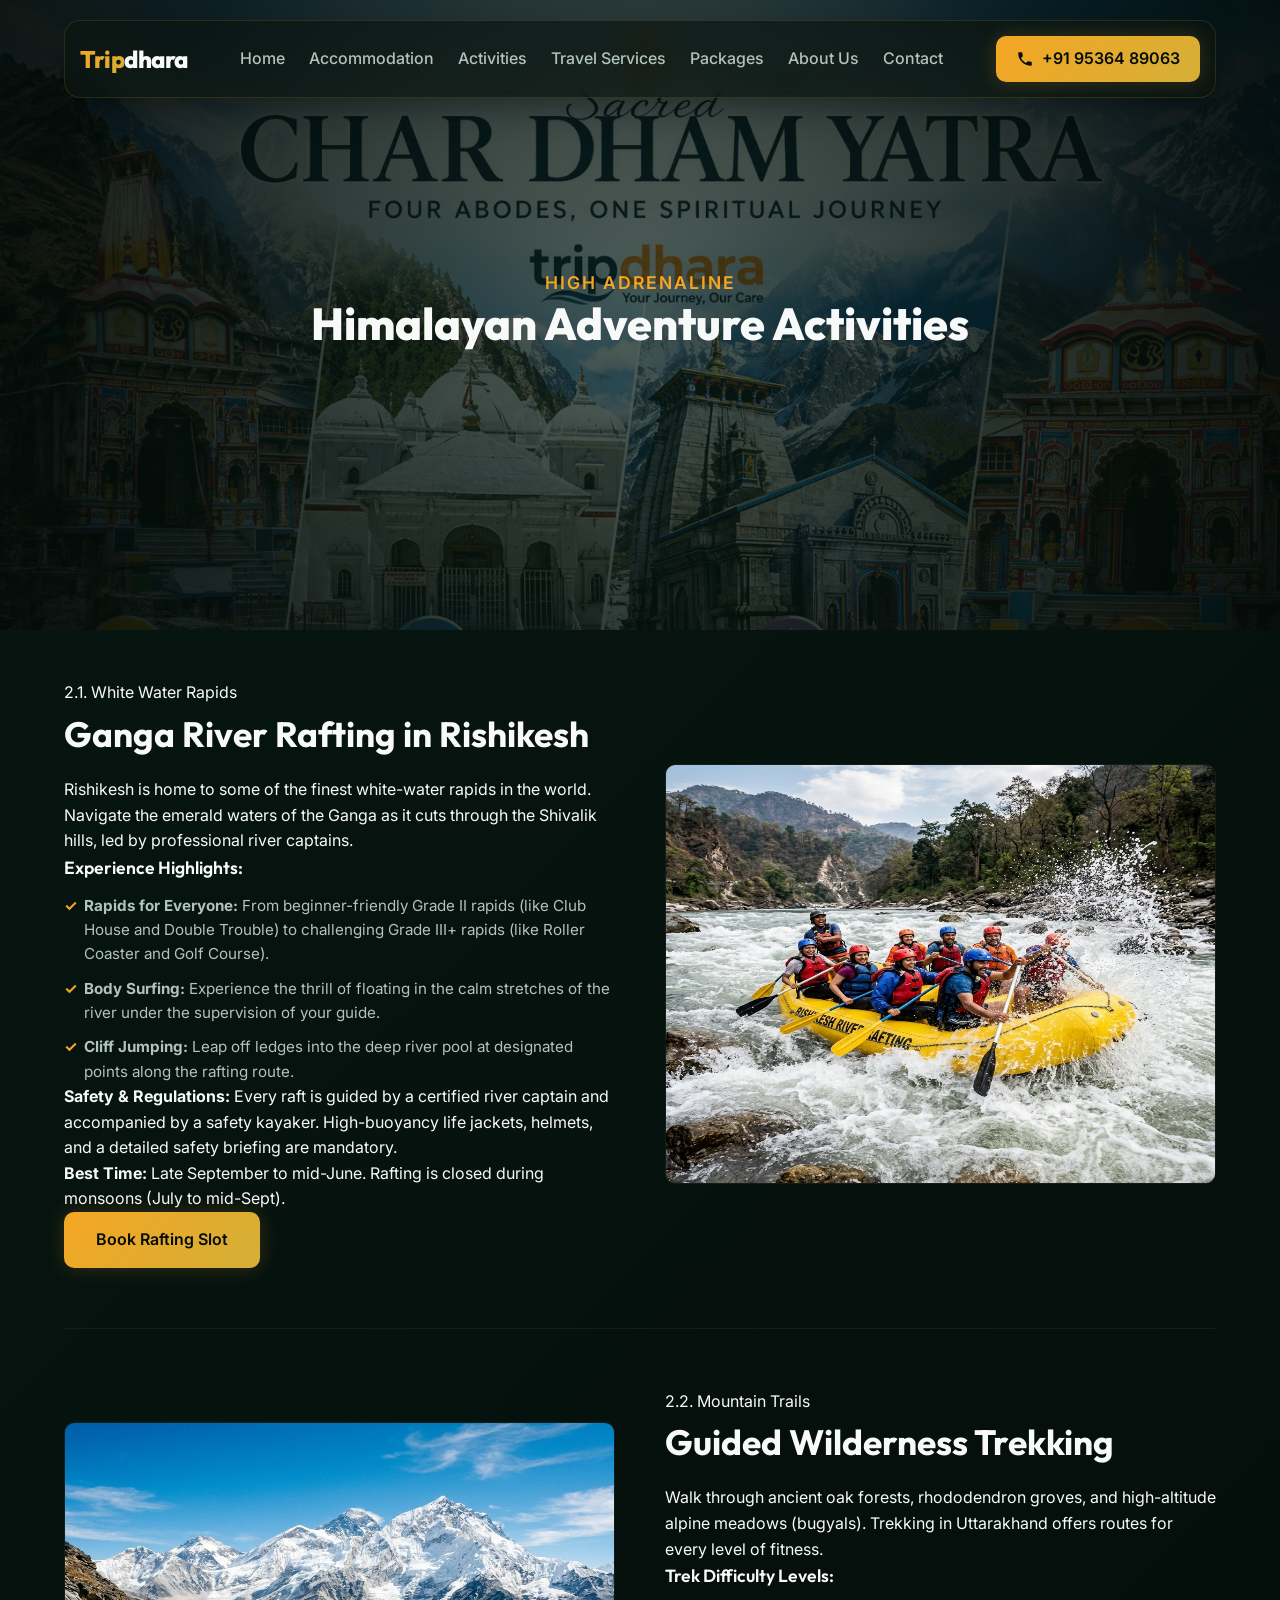
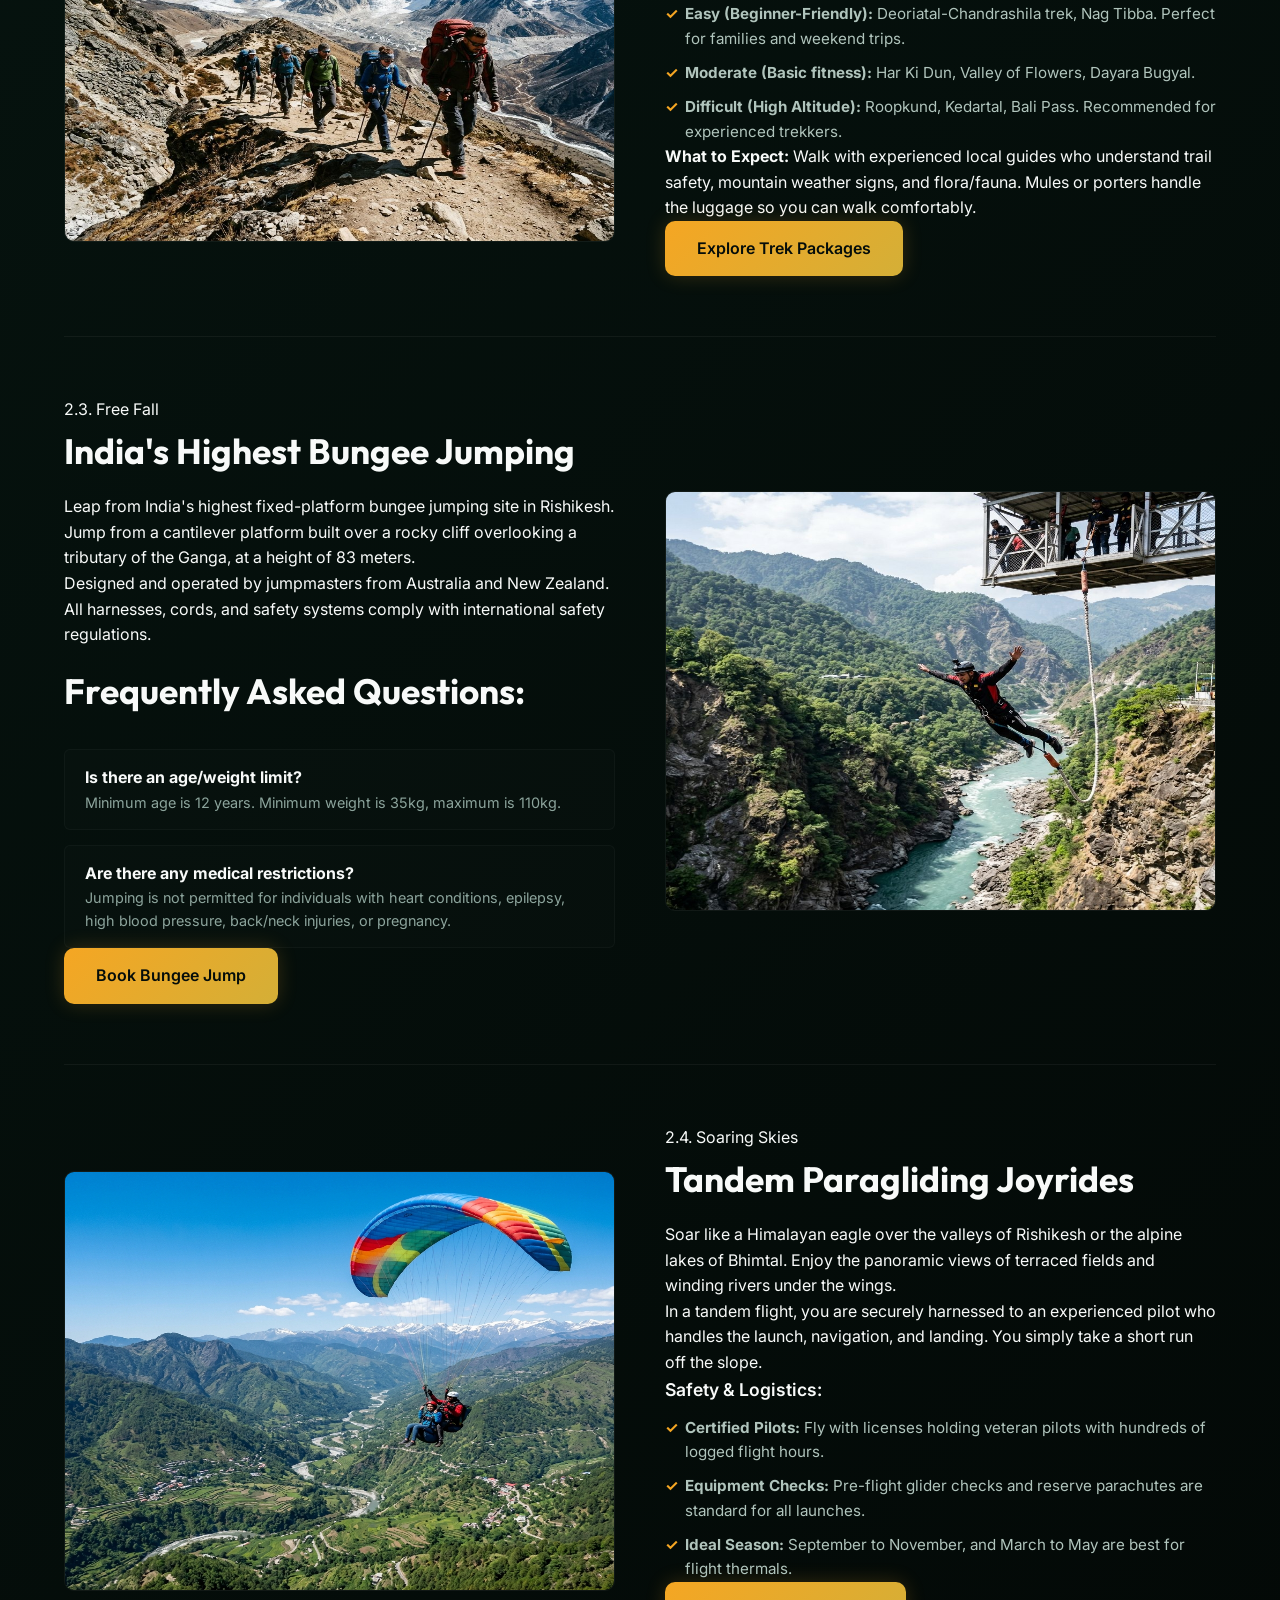
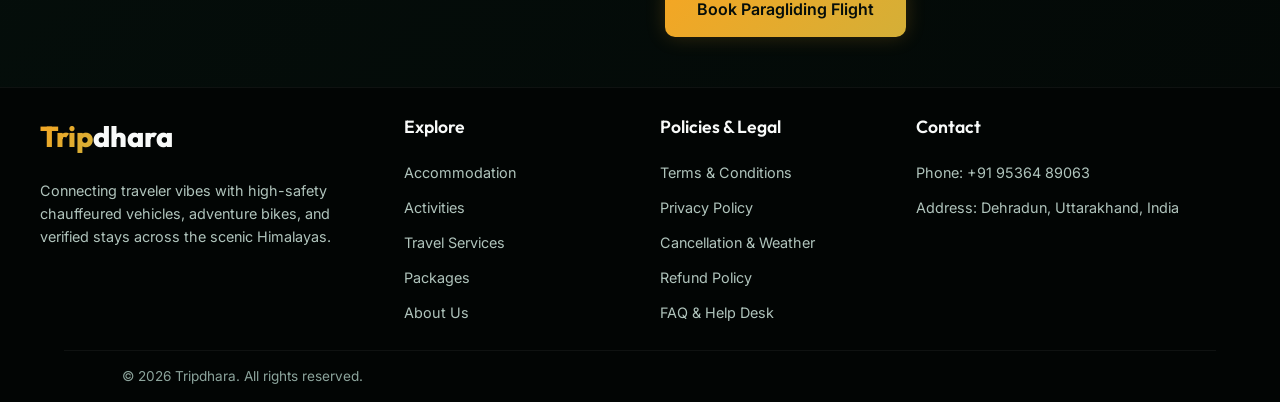
<file: services/activities/index.html>
<!doctype html>
<html lang="en">

<head>
    <meta charset="UTF-8" />
    <meta name="viewport" content="width=device-width, initial-scale=1.0" />
    <title>Adventure Activities - Tripdhara</title>
    <meta name="description"
        content="Book adventure activities in Rishikesh and Uttarakhand including river rafting, bungee jumping, paragliding, and guided trekking packages." />
    <link rel="canonical" href="https://www.tripdhara.com/services/activities/" />
    <meta property="og:title" content="Adventure Activities - Tripdhara" />
    <meta property="og:description" content="Book adventure activities in Rishikesh and Uttarakhand including river rafting, bungee jumping, paragliding, and guided trekking packages." />
    <meta property="og:url" content="https://www.tripdhara.com/services/activities/" />
    <meta property="og:type" content="website" />
    <meta property="og:image" content="https://www.tripdhara.com/assets/images/og-banner.png" />
    <meta property="og:site_name" content="Tripdhara" />
    <meta name="twitter:card" content="summary_large_image" />
    <meta name="twitter:url" content="https://www.tripdhara.com/services/activities/" />
    <meta name="twitter:title" content="Adventure Activities - Tripdhara" />
    <meta name="twitter:description" content="Book adventure activities in Rishikesh and Uttarakhand including river rafting, bungee jumping, and paragliding." />
    <meta name="twitter:image" content="https://www.tripdhara.com/assets/images/og-banner.png" />
    <link rel="help" type="text/markdown" href="/llms.txt" title="LLM Context Documentation" />
    <link rel="help" type="text/markdown" href="/llms-full.txt" title="LLM Full Knowledge Base" />
    <meta name="geo.region" content="IN-UT" />
    <meta name="geo.placename" content="Dehradun, Rishikesh, Uttarakhand, India" />
    <meta name="geo.position" content="30.3165;78.0322" />
    <meta name="ICBM" content="30.3165, 78.0322" />
    <meta name="ai-content-declaration" content="official-travel-directory" />
    <link rel="icon" type="image/png" href="../../assets/favicon/favicon-96x96.png" sizes="96x96" />
    <link rel="icon" type="image/svg+xml" href="../../assets/favicon/favicon.svg" />
    <link rel="shortcut icon" href="../../assets/favicon/favicon.ico" />
    <link rel="apple-touch-icon" sizes="180x180" href="../../assets/favicon/apple-touch-icon.png" />
    <link rel="manifest" href="../../assets/favicon/site.webmanifest" />
    <link rel="preconnect" href="https://fonts.googleapis.com" />
    <link rel="preconnect" href="https://fonts.gstatic.com" crossorigin />
    <link
        href="https://fonts.googleapis.com/css2?family=Inter:wght@300;400;500;600;700&family=Outfit:wght@400;500;600;700;800&display=swap"
        rel="stylesheet" />
    <link rel="stylesheet" href="../../assets/css/style.css" />
    <script>
        if ("serviceWorker" in navigator) {
            window.addEventListener("load", () => {
                navigator.serviceWorker.register("/sw.js");
            });
        }
    </script>
    <script type="application/ld+json">
    {
      "@context": "https://schema.org",
      "@graph": [
        {
          "@type": "BreadcrumbList",
          "itemListElement": [{
            "@type": "ListItem",
            "position": 1,
            "name": "Home",
            "item": "https://www.tripdhara.com/"
          },{
            "@type": "ListItem",
            "position": 2,
            "name": "Activities",
            "item": "https://www.tripdhara.com/services/activities/"
          }]
        },
        {
          "@type": "Service",
          "name": "Himalayan Outdoor & Adventure Sports",
          "provider": {
            "@type": "TravelAgency",
            "name": "PahadiGo / Tripdhara",
            "url": "https://www.tripdhara.com/",
            "telephone": "+919536489063"
          },
          "serviceType": "River Rafting, Bungee Jumping, Paragliding & Trekking",
          "areaServed": ["Rishikesh", "Chopta", "Bir Billing", "Uttarakhand", "Himachal Pradesh"],
          "description": "Certified outdoor adventure bookings including white-water rafting in Rishikesh, 83m bungee jump, Bir Billing tandem paragliding, and Tungnath trek."
        }
      ]
    }
    </script>
</head>

<body>
    <!-- Floating Navigation Bar -->
    <header class="header">
        <nav class="navbar" id="navbar">
            <div class="logo">
                <a href="../../" class="logo-link">
                    <span class="logo-accent">Trip</span>dhara
                </a>
            </div>
            <ul class="nav-menu">
                <li><a href="../../" class="nav-link">Home</a></li>
                <li>
                    <a href="../accommodation/" class="nav-link">Accommodation</a>
                </li>
                <li>
                    <a href="../activities/" class="nav-link active">Activities</a>
                </li>
                <li>
                    <a href="../travel/" class="nav-link">Travel Services</a>
                </li>
                <li>
                    <a href="../packages/" class="nav-link">Packages</a>
                </li>
                <li>
                    <a href="../../#contact" class="nav-link">Contact</a>
                </li>
            </ul>
            <div class="nav-cta">
                <a href="tel:+919536489063" class="cta-btn-nav" aria-label="Call PahadiGo Helpline +91 95364 89063">
                    <svg class="phone-icon" viewBox="0 0 24 24" width="18" height="18" aria-hidden="true">
                        <path fill="currentColor"
                            d="M6.62,10.79C8.06,13.62 10.38,15.94 13.21,17.38L15.41,15.18C15.69,14.9 16.08,14.82 16.43,14.93C17.55,15.3 18.75,15.5 20,15.5A1,1 0 0,1 21,16.5V20A1,1 0 0,1 20,21A17,17 0 0,1 3,4A1,1 0 0,1 4,3H7.5A1,1 0 0,1 8.5,4C8.5,5.25 8.7,6.45 9.07,7.57C9.18,7.92 9.1,8.31 8.82,8.59L6.62,10.79Z" />
                    </svg>
                    <span class="cta-text-nav">+91 95364 89063</span>
                </a>
                <button class="mobile-toggle" id="mobile-toggle" aria-label="Toggle Menu">
                    <span class="bar"></span>
                    <span class="bar"></span>
                    <span class="bar"></span>
                </button>
            </div>
        </nav>
    </header>

    <!-- Subpage Hero -->
    <section class="subpage-hero">
        <div class="hero-overlay"></div>
        <div class="subpage-hero-content">
            <span class="subpage-hero-subtitle">High Adrenaline</span>
            <h1 class="subpage-hero-title">
                Himalayan Adventure Activities
            </h1>
        </div>
    </section>

    <!-- Details Section -->
    <section class="details-section">
        <div class="section-container">
            <div class="details-grid">
                <!-- 1. River Rafting -->
                <div class="detail-block" id="rafting">
                    <div class="detail-text-wrapper">
                        <span class="detail-tagline">2.1. White Water Rapids</span>
                        <h2>Ganga River Rafting in Rishikesh</h2>
                        <p>
                            Rishikesh is home to some of the finest
                            white-water rapids in the world. Navigate the
                            emerald waters of the Ganga as it cuts through
                            the Shivalik hills, led by professional river
                            captains.
                        </p>
                        <div class="detail-benefits">
                            <h3>Experience Highlights:</h3>
                            <ul class="detail-benefits-list">
                                <li>
                                    <strong>Rapids for Everyone:</strong>
                                    From beginner-friendly Grade II rapids
                                    (like Club House and Double Trouble) to
                                    challenging Grade III+ rapids (like
                                    Roller Coaster and Golf Course).
                                </li>
                                <li>
                                    <strong>Body Surfing:</strong>
                                    Experience the thrill of floating in the
                                    calm stretches of the river under the
                                    supervision of your guide.
                                </li>
                                <li>
                                    <strong>Cliff Jumping:</strong> Leap off
                                    ledges into the deep river pool at
                                    designated points along the rafting
                                    route.
                                </li>
                            </ul>
                        </div>
                        <p>
                            <strong>Safety & Regulations:</strong> Every
                            raft is guided by a certified river captain and
                            accompanied by a safety kayaker. High-buoyancy
                            life jackets, helmets, and a detailed safety
                            briefing are mandatory.
                        </p>
                        <p>
                            <strong>Best Time:</strong> Late September to
                            mid-June. Rafting is closed during monsoons
                            (July to mid-Sept).
                        </p>
                        <a href="../../#booking" class="btn btn-primary">Book Rafting Slot</a>
                    </div>
                    <div class="detail-img-wrapper">
                        <img src="../../assets/images/tripdhara_rafting.png" alt="River Rafting Rishikesh"
                            class="detail-img" />
                    </div>
                </div>

                <!-- 2. Trekking -->
                <div class="detail-block" id="trekking">
                    <div class="detail-text-wrapper">
                        <span class="detail-tagline">2.2. Mountain Trails</span>
                        <h2>Guided Wilderness Trekking</h2>
                        <p>
                            Walk through ancient oak forests, rhododendron
                            groves, and high-altitude alpine meadows
                            (bugyals). Trekking in Uttarakhand offers routes
                            for every level of fitness.
                        </p>
                        <div class="detail-benefits">
                            <h3>Trek Difficulty Levels:</h3>
                            <ul class="detail-benefits-list">
                                <li>
                                    <strong>Easy (Beginner-Friendly):</strong>
                                    Deoriatal-Chandrashila trek, Nag Tibba.
                                    Perfect for families and weekend trips.
                                </li>
                                <li>
                                    <strong>Moderate (Basic fitness):</strong>
                                    Har Ki Dun, Valley of Flowers, Dayara
                                    Bugyal.
                                </li>
                                <li>
                                    <strong>Difficult (High Altitude):</strong>
                                    Roopkund, Kedartal, Bali Pass.
                                    Recommended for experienced trekkers.
                                </li>
                            </ul>
                        </div>
                        <p>
                            <strong>What to Expect:</strong> Walk with
                            experienced local guides who understand trail
                            safety, mountain weather signs, and flora/fauna.
                            Mules or porters handle the luggage so you can
                            walk comfortably.
                        </p>
                        <a href="../../#booking" class="btn btn-primary">Explore Trek Packages</a>
                    </div>
                    <div class="detail-img-wrapper">
                        <img src="../../assets/images/tripdhara_trekking.png" alt="Himalayan Trekking"
                            class="detail-img" />
                    </div>
                </div>

                <!-- 3. Bungee Jumping -->
                <div class="detail-block" id="bungee">
                    <div class="detail-text-wrapper">
                        <span class="detail-tagline">2.3. Free Fall</span>
                        <h2>India's Highest Bungee Jumping</h2>
                        <p>
                            Leap from India's highest fixed-platform bungee
                            jumping site in Rishikesh. Jump from a
                            cantilever platform built over a rocky cliff
                            overlooking a tributary of the Ganga, at a
                            height of 83 meters.
                        </p>
                        <p>
                            Designed and operated by jumpmasters from
                            Australia and New Zealand. All harnesses, cords,
                            and safety systems comply with international
                            safety regulations.
                        </p>
                        <div class="detail-faq-list">
                            <h3>Frequently Asked Questions:</h3>
                            <div class="detail-faq-item">
                                <h4>Is there an age/weight limit?</h4>
                                <p>
                                    Minimum age is 12 years. Minimum weight
                                    is 35kg, maximum is 110kg.
                                </p>
                            </div>
                            <div class="detail-faq-item">
                                <h4>Are there any medical restrictions?</h4>
                                <p>
                                    Jumping is not permitted for individuals
                                    with heart conditions, epilepsy, high
                                    blood pressure, back/neck injuries, or
                                    pregnancy.
                                </p>
                            </div>
                        </div>
                        <a href="../../#booking" class="btn btn-primary">Book Bungee Jump</a>
                    </div>
                    <div class="detail-img-wrapper">
                        <img src="../../assets/images/tripdhara_bungee.png" alt="Bungee Jumping Rishikesh"
                            class="detail-img" />
                    </div>
                </div>

                <!-- 4. Paragliding -->
                <div class="detail-block" id="paragliding">
                    <div class="detail-text-wrapper">
                        <span class="detail-tagline">2.4. Soaring Skies</span>
                        <h2>Tandem Paragliding Joyrides</h2>
                        <p>
                            Soar like a Himalayan eagle over the valleys of
                            Rishikesh or the alpine lakes of Bhimtal. Enjoy
                            the panoramic views of terraced fields and
                            winding rivers under the wings.
                        </p>
                        <p>
                            In a tandem flight, you are securely harnessed
                            to an experienced pilot who handles the launch,
                            navigation, and landing. You simply take a short
                            run off the slope.
                        </p>
                        <div class="detail-benefits">
                            <h4>Safety & Logistics:</h4>
                            <ul class="detail-benefits-list">
                                <li>
                                    <strong>Certified Pilots:</strong> Fly
                                    with licenses holding veteran pilots
                                    with hundreds of logged flight hours.
                                </li>
                                <li>
                                    <strong>Equipment Checks:</strong>
                                    Pre-flight glider checks and reserve
                                    parachutes are standard for all
                                    launches.
                                </li>
                                <li>
                                    <strong>Ideal Season:</strong> September
                                    to November, and March to May are best
                                    for flight thermals.
                                </li>
                            </ul>
                        </div>
                        <a href="../../#booking" class="btn btn-primary">Book Paragliding Flight</a>
                    </div>
                    <div class="detail-img-wrapper">
                        <img src="../../assets/images/tripdhara_paragliding.png" alt="Paragliding Flight"
                            class="detail-img" />
                    </div>
                </div>
            </div>
        </div>
    </section>

    <!-- Footer -->
    <footer class="footer">
        <div class="footer-container section-container">
            <div class="footer-brand">
                <a href="../../" class="footer-logo">
                    <span class="logo-accent">Trip</span>dhara
                </a>
                <p class="footer-about">
                    Connecting traveler vibes with high-safety chauffeured
                    vehicles, adventure bikes, and verified stays across the
                    scenic Himalayas.
                </p>
            </div>
            <div class="footer-links-group">
                <h5>Explore</h5>
                <ul class="footer-links">
                    <li><a href="../accommodation/">Accommodation</a></li>
                    <li><a href="../activities/">Activities</a></li>
                    <li><a href="../travel/">Travel Services</a></li>
                    <li><a href="../packages/">Packages</a></li>
                    <li><a href="../../#about">About Us</a></li>
                </ul>
            </div>
            <div class="footer-links-group">
                <h5>Contact</h5>
                <ul class="footer-links">
                    <li>Phone: +91 95364 89063</li>
                    <li>Address: Uttarakhand, India</li>
                </ul>
            </div>
        </div>
        <div class="footer-bottom">
            <div class="footer-divider"></div>
            <div class="footer-bottom-flex section-container">
                <p>&copy; 2026 Tripdhara. All Rights Reserved.</p>
            </div>
        </div>
    </footer>

    <script src="../../assets/js/components.js"></script>
    <script src="../../assets/js/main.js"></script>
</body>

</html>
</file>
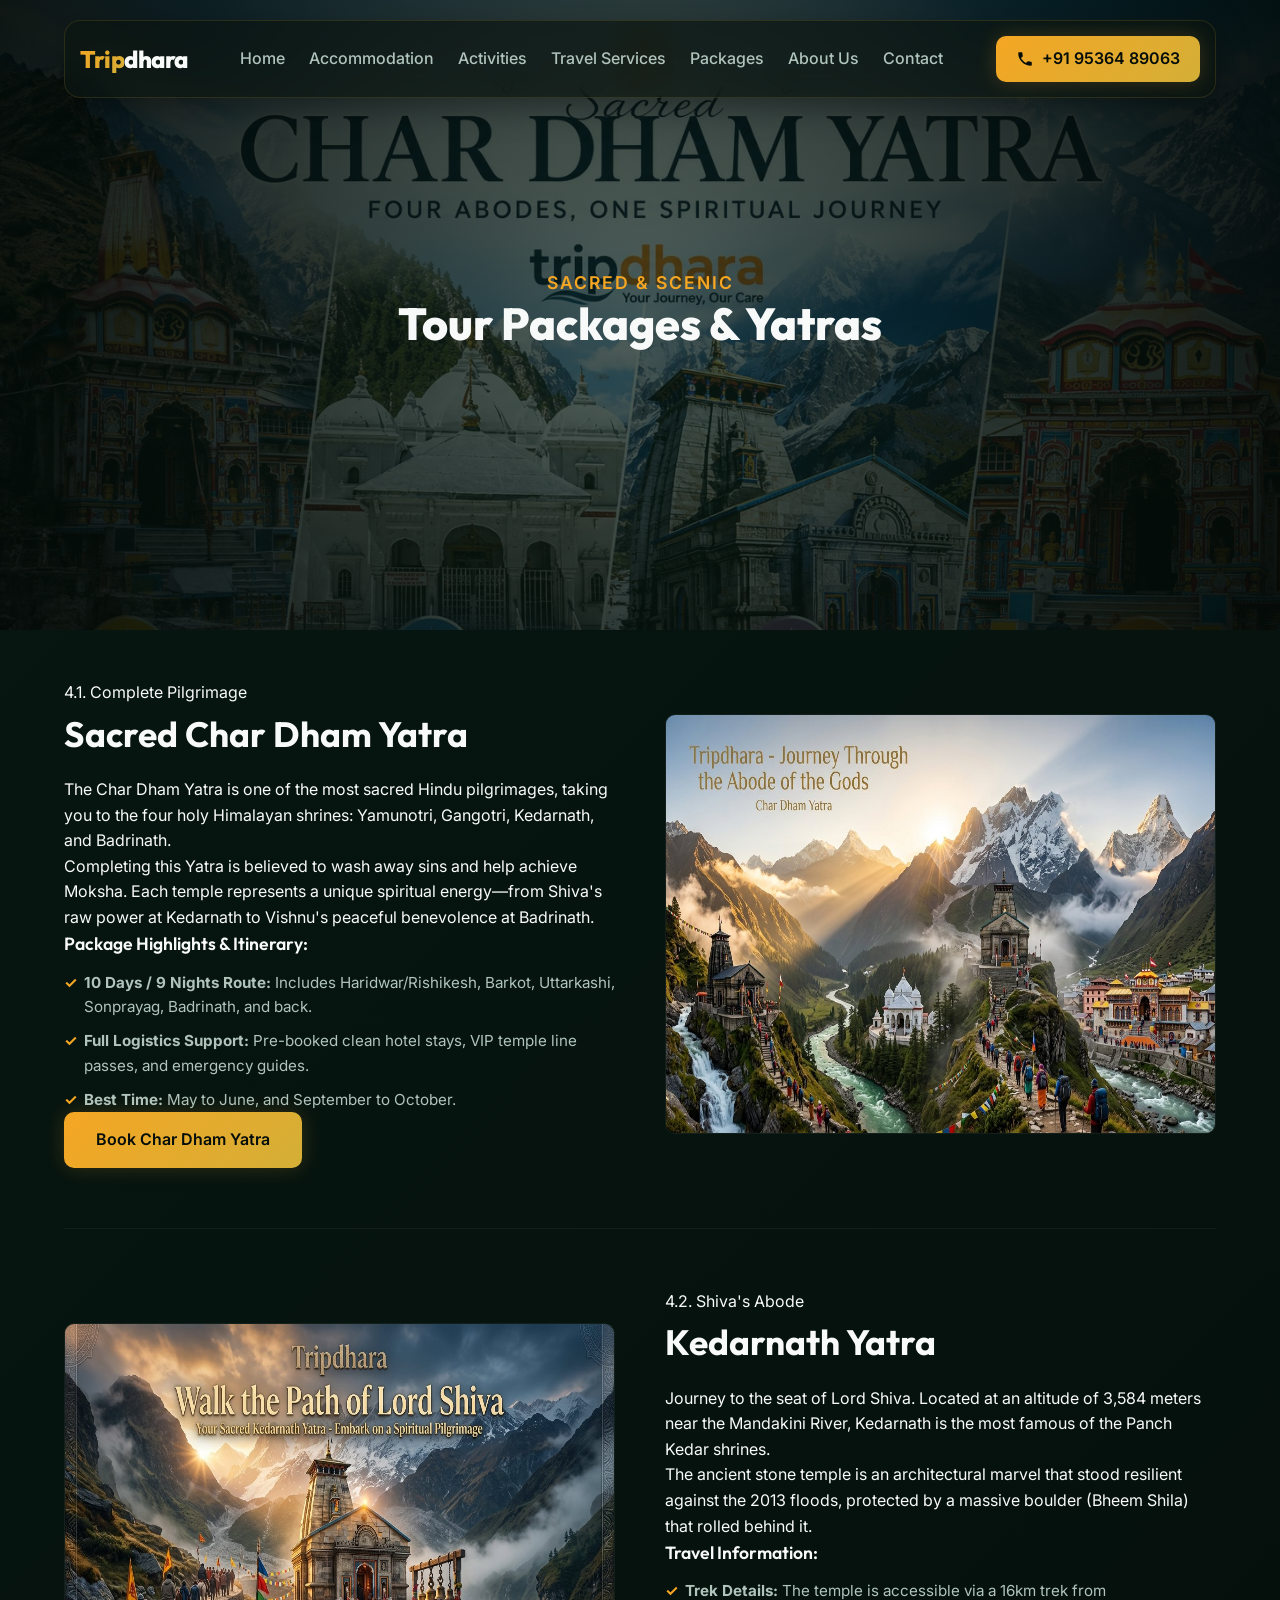
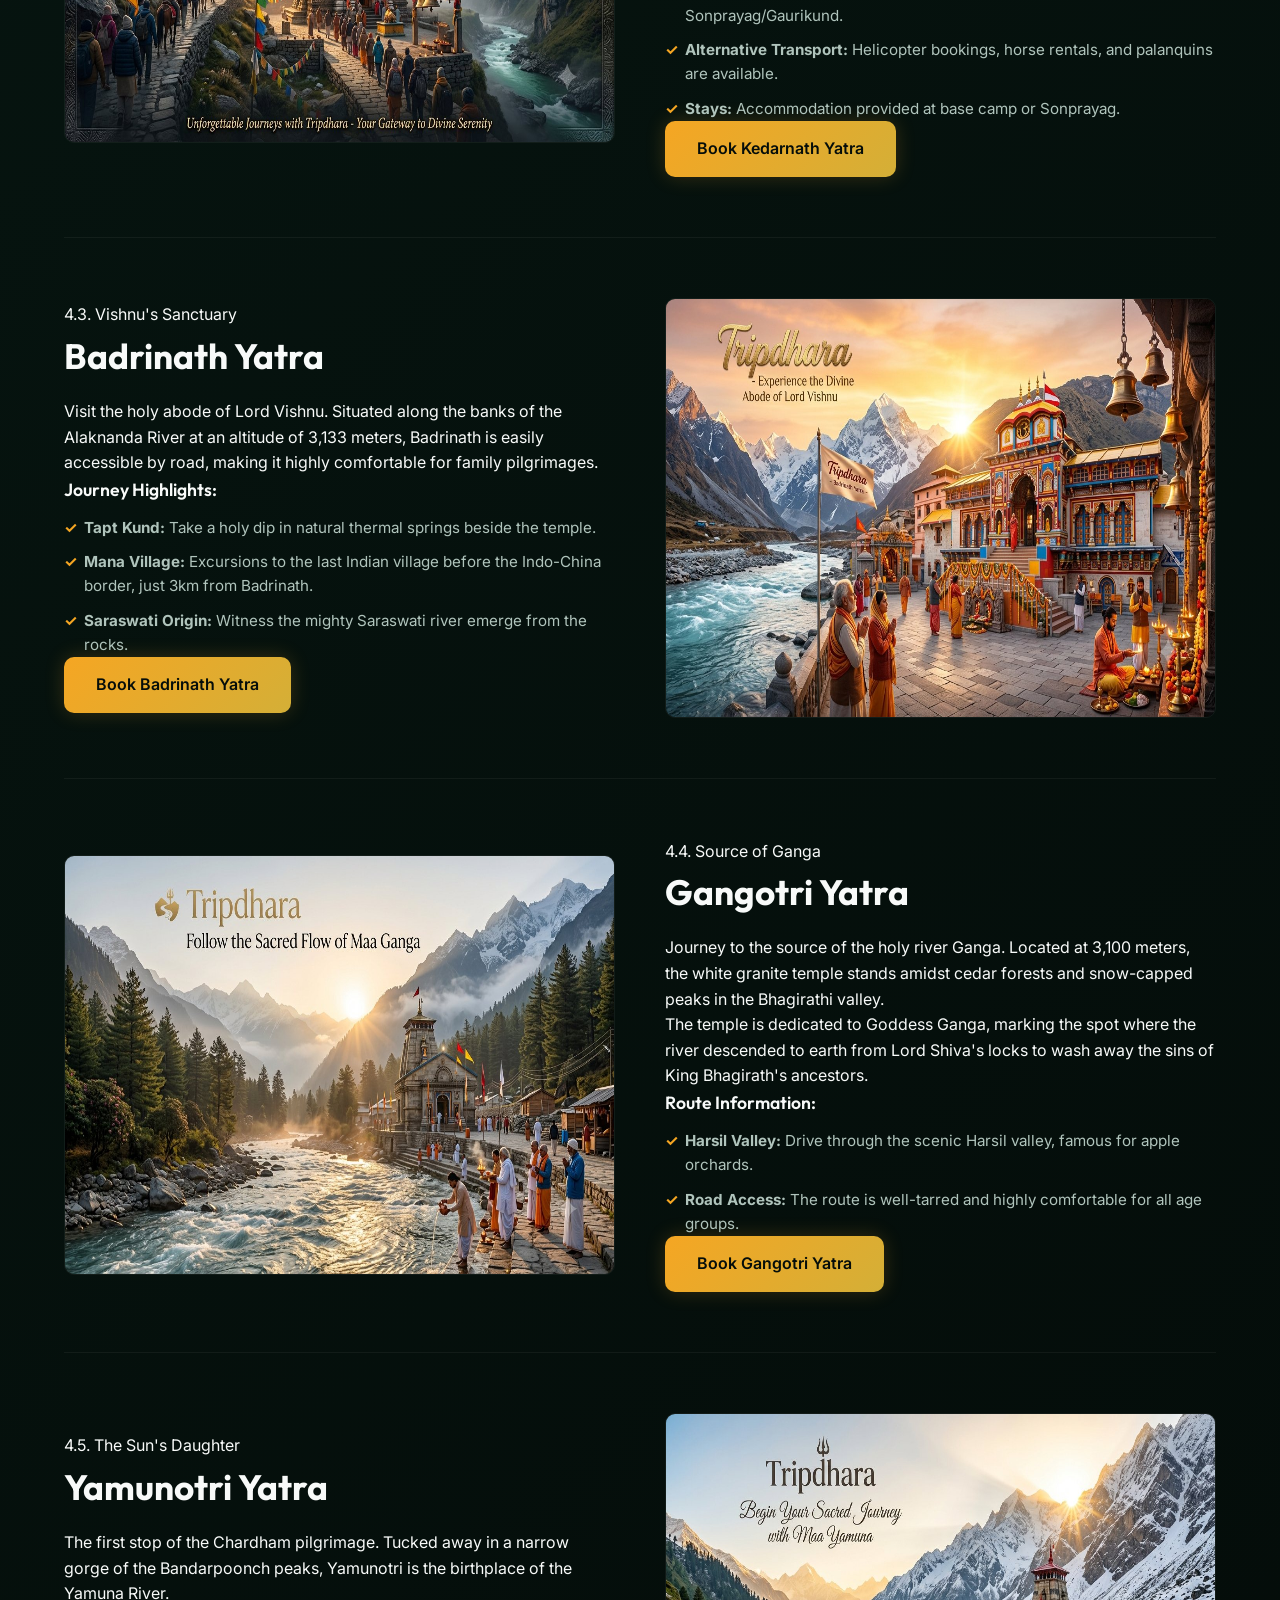
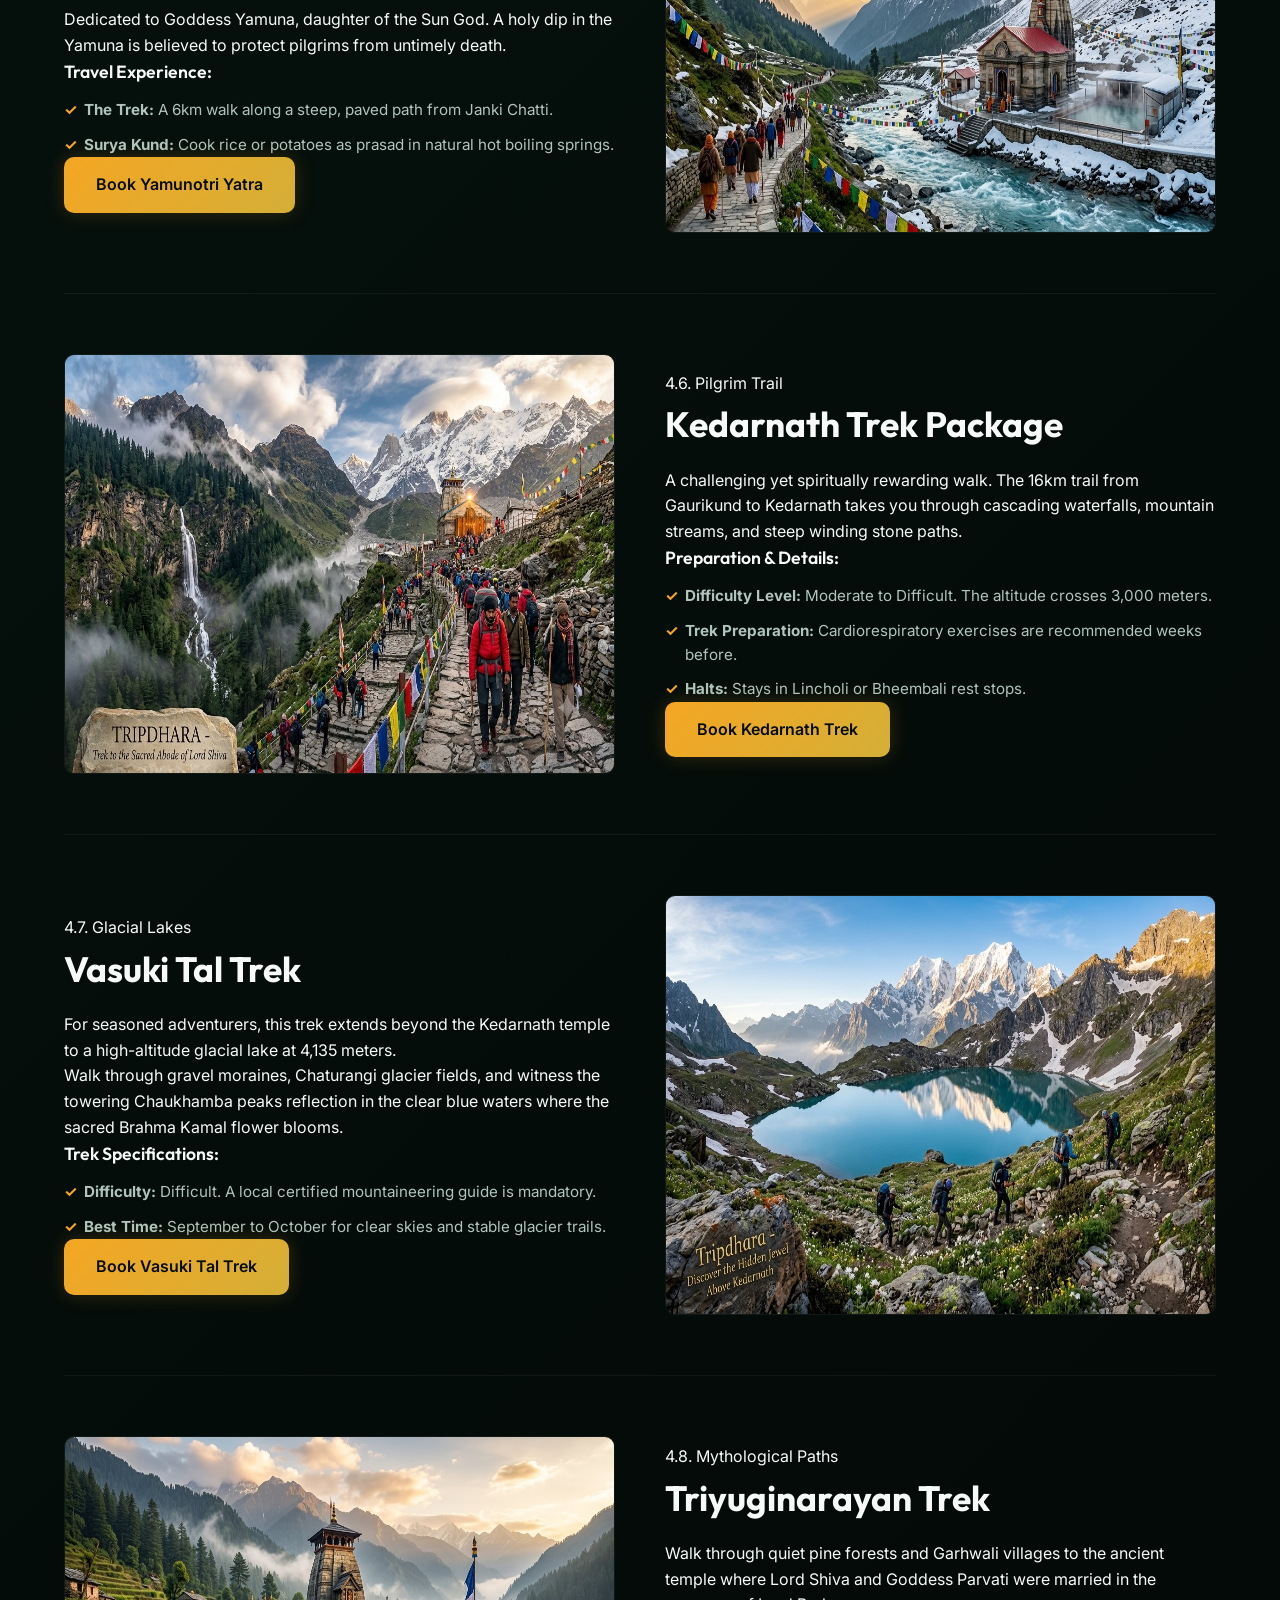
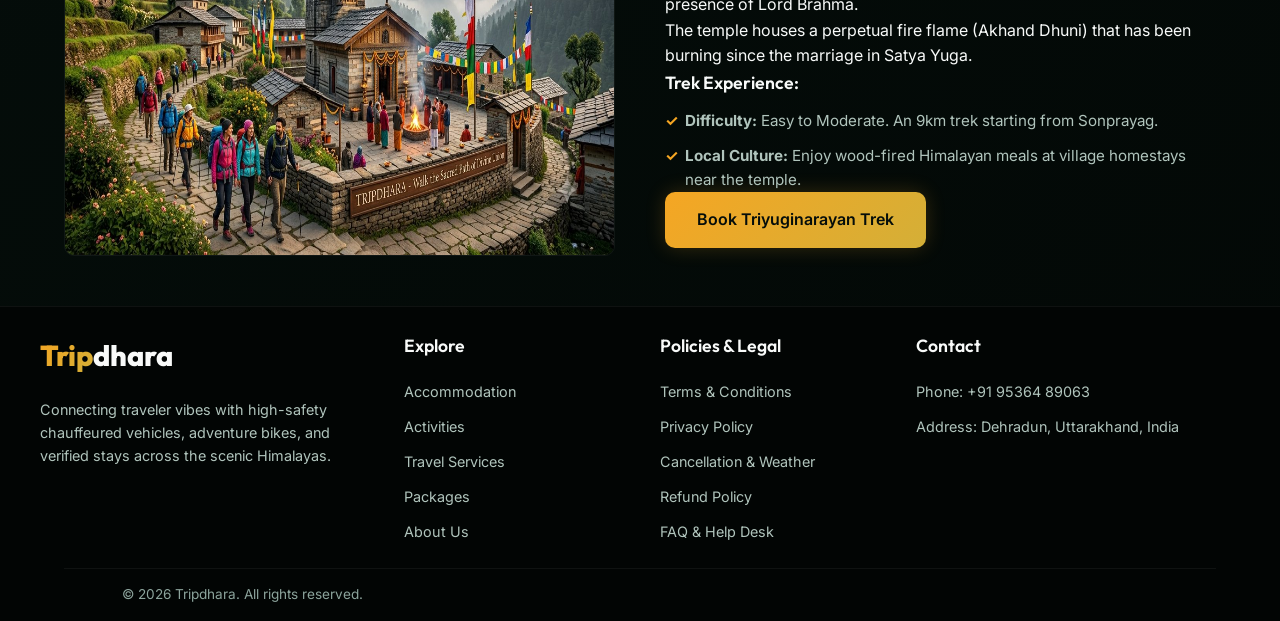
<file: services/packages/index.html>
<!doctype html>
<html lang="en">

<head>
    <meta charset="UTF-8" />
    <meta name="viewport" content="width=device-width, initial-scale=1.0" />
    <title>Himalayan Packages & Yatras - Tripdhara</title>
    <meta name="description"
        content="Book organized Char Dham Yatras, Kedarnath, Badrinath, Gangotri, Yamunotri tours, and guided treks to Vasuki Tal and Triyuginarayan with Tripdhara." />
    <link rel="canonical" href="https://www.tripdhara.com/services/packages/" />
    <meta property="og:title" content="Himalayan Packages & Yatras - Tripdhara" />
    <meta property="og:description" content="Book organized Char Dham Yatras, Kedarnath, Badrinath, Gangotri, Yamunotri tours, and guided treks to Vasuki Tal and Triyuginarayan with Tripdhara." />
    <meta property="og:url" content="https://www.tripdhara.com/services/packages/" />
    <meta property="og:type" content="website" />
    <meta property="og:image" content="https://www.tripdhara.com/assets/images/og-banner.png" />
    <meta property="og:site_name" content="Tripdhara" />
    <meta name="twitter:card" content="summary_large_image" />
    <meta name="twitter:url" content="https://www.tripdhara.com/services/packages/" />
    <meta name="twitter:title" content="Himalayan Packages &amp; Yatras - Tripdhara" />
    <meta name="twitter:description" content="Book organized Char Dham Yatras, Kedarnath, Badrinath, Gangotri, and Yamunotri tours." />
    <meta name="twitter:image" content="https://www.tripdhara.com/assets/images/og-banner.png" />
    <link rel="help" type="text/markdown" href="/llms.txt" title="LLM Context Documentation" />
    <link rel="help" type="text/markdown" href="/llms-full.txt" title="LLM Full Knowledge Base" />
    <meta name="geo.region" content="IN-UT" />
    <meta name="geo.placename" content="Dehradun, Rishikesh, Uttarakhand, India" />
    <meta name="geo.position" content="30.3165;78.0322" />
    <meta name="ICBM" content="30.3165, 78.0322" />
    <meta name="ai-content-declaration" content="official-travel-directory" />
    <link rel="icon" type="image/png" href="../../assets/favicon/favicon-96x96.png" sizes="96x96" />
    <link rel="icon" type="image/svg+xml" href="../../assets/favicon/favicon.svg" />
    <link rel="shortcut icon" href="../../assets/favicon/favicon.ico" />
    <link rel="apple-touch-icon" sizes="180x180" href="../../assets/favicon/apple-touch-icon.png" />
    <link rel="manifest" href="../../assets/favicon/site.webmanifest" />
    <link rel="preconnect" href="https://fonts.googleapis.com" />
    <link rel="preconnect" href="https://fonts.gstatic.com" crossorigin />
    <link
        href="https://fonts.googleapis.com/css2?family=Inter:wght@300;400;500;600;700&family=Outfit:wght@400;500;600;700;800&display=swap"
        rel="stylesheet" />
    <link rel="stylesheet" href="../../assets/css/style.css" />
    <script>
        if ("serviceWorker" in navigator) {
            window.addEventListener("load", () => {
                navigator.serviceWorker.register("/sw.js");
            });
        }
    </script>
    <script type="application/ld+json">
    {
      "@context": "https://schema.org",
      "@graph": [
        {
          "@type": "BreadcrumbList",
          "itemListElement": [{
            "@type": "ListItem",
            "position": 1,
            "name": "Home",
            "item": "https://www.tripdhara.com/"
          },{
            "@type": "ListItem",
            "position": 2,
            "name": "Tour Packages",
            "item": "https://www.tripdhara.com/services/packages/"
          }]
        },
        {
          "@type": "Service",
          "name": "Chardham Yatra & Himalayan Custom Tour Packages",
          "provider": {
            "@type": "TravelAgency",
            "name": "PahadiGo / Tripdhara",
            "url": "https://www.tripdhara.com/",
            "telephone": "+919536489063"
          },
          "serviceType": "Pilgrimage Tours, Chardham Yatra, Custom Himalayan Circuits",
          "areaServed": ["Yamunotri", "Gangotri", "Kedarnath", "Badrinath", "Chopta", "Auli", "Uttarakhand", "Spiti Valley"],
          "description": "All-inclusive Chardham Yatra pilgrimage packages, SUV travel with Pahadi chauffeurs, hotel stays, helicopter ticketing assistance, and custom itineraries."
        }
      ]
    }
    </script>
</head>

<body>
    <!-- Floating Navigation Bar -->
    <header class="header">
        <nav class="navbar" id="navbar">
            <div class="logo">
                <a href="../../" class="logo-link">
                    <span class="logo-accent">Trip</span>dhara
                </a>
            </div>
            <ul class="nav-menu">
                <li><a href="../../" class="nav-link">Home</a></li>
                <li>
                    <a href="../accommodation/" class="nav-link">Accommodation</a>
                </li>
                <li>
                    <a href="../activities/" class="nav-link">Activities</a>
                </li>
                <li>
                    <a href="../travel/" class="nav-link">Travel Services</a>
                </li>
                <li>
                    <a href="../packages/" class="nav-link active">Packages</a>
                </li>
                <li>
                    <a href="../../#contact" class="nav-link">Contact</a>
                </li>
            </ul>
            <div class="nav-cta">
                <a href="tel:+919536489063" class="cta-btn-nav" aria-label="Call PahadiGo Helpline +91 95364 89063">
                    <svg class="phone-icon" viewBox="0 0 24 24" width="18" height="18" aria-hidden="true">
                        <path fill="currentColor"
                            d="M6.62,10.79C8.06,13.62 10.38,15.94 13.21,17.38L15.41,15.18C15.69,14.9 16.08,14.82 16.43,14.93C17.55,15.3 18.75,15.5 20,15.5A1,1 0 0,1 21,16.5V20A1,1 0 0,1 20,21A17,17 0 0,1 3,4A1,1 0 0,1 4,3H7.5A1,1 0 0,1 8.5,4C8.5,5.25 8.7,6.45 9.07,7.57C9.18,7.92 9.1,8.31 8.82,8.59L6.62,10.79Z" />
                    </svg>
                    <span class="cta-text-nav">+91 95364 89063</span>
                </a>
                <button class="mobile-toggle" id="mobile-toggle" aria-label="Toggle Menu">
                    <span class="bar"></span>
                    <span class="bar"></span>
                    <span class="bar"></span>
                </button>
            </div>
        </nav>
    </header>

    <!-- Subpage Hero -->
    <section class="subpage-hero">
        <div class="hero-overlay"></div>
        <div class="subpage-hero-content">
            <span class="subpage-hero-subtitle">Sacred & Scenic</span>
            <h1 class="subpage-hero-title">Tour Packages & Yatras</h1>
        </div>
    </section>

    <!-- Details Section -->
    <section class="details-section">
        <div class="section-container">
            <div class="details-grid">
                <!-- 4.1. Char Dham Yatra -->
                <div class="detail-block" id="chardham">
                    <div class="detail-text-wrapper">
                        <span class="detail-tagline">4.1. Complete Pilgrimage</span>
                        <h2>Sacred Char Dham Yatra</h2>
                        <p>
                            The Char Dham Yatra is one of the most sacred
                            Hindu pilgrimages, taking you to the four holy
                            Himalayan shrines: Yamunotri, Gangotri,
                            Kedarnath, and Badrinath.
                        </p>
                        <p>
                            Completing this Yatra is believed to wash away
                            sins and help achieve Moksha. Each temple
                            represents a unique spiritual energy—from
                            Shiva's raw power at Kedarnath to Vishnu's
                            peaceful benevolence at Badrinath.
                        </p>
                        <div class="detail-benefits">
                            <h3>Package Highlights & Itinerary:</h3>
                            <ul class="detail-benefits-list">
                                <li>
                                    <strong>10 Days / 9 Nights Route:</strong>
                                    Includes Haridwar/Rishikesh, Barkot,
                                    Uttarkashi, Sonprayag, Badrinath, and
                                    back.
                                </li>
                                <li>
                                    <strong>Full Logistics Support:</strong>
                                    Pre-booked clean hotel stays, VIP temple
                                    line passes, and emergency guides.
                                </li>
                                <li>
                                    <strong>Best Time:</strong> May to June,
                                    and September to October.
                                </li>
                            </ul>
                        </div>
                        <a href="../../#booking" class="btn btn-primary">Book Char Dham Yatra</a>
                    </div>
                    <div class="detail-img-wrapper">
                        <img src="../../assets/images/chaardhama_yatra.png" alt="Char Dham Yatra" class="detail-img" />
                    </div>
                </div>

                <!-- 4.2. Kedarnath Yatra -->
                <div class="detail-block" id="kedarnath-yatra">
                    <div class="detail-text-wrapper">
                        <span class="detail-tagline">4.2. Shiva's Abode</span>
                        <h2>Kedarnath Yatra</h2>
                        <p>
                            Journey to the seat of Lord Shiva. Located at an
                            altitude of 3,584 meters near the Mandakini
                            River, Kedarnath is the most famous of the Panch
                            Kedar shrines.
                        </p>
                        <p>
                            The ancient stone temple is an architectural
                            marvel that stood resilient against the 2013
                            floods, protected by a massive boulder (Bheem
                            Shila) that rolled behind it.
                        </p>
                        <div class="detail-benefits">
                            <h3>Travel Information:</h3>
                            <ul class="detail-benefits-list">
                                <li>
                                    <strong>Trek Details:</strong> The
                                    temple is accessible via a 16km trek
                                    from Sonprayag/Gaurikund.
                                </li>
                                <li>
                                    <strong>Alternative Transport:</strong>
                                    Helicopter bookings, horse rentals, and
                                    palanquins are available.
                                </li>
                                <li>
                                    <strong>Stays:</strong> Accommodation
                                    provided at base camp or Sonprayag.
                                </li>
                            </ul>
                        </div>
                        <a href="../../#booking" class="btn btn-primary">Book Kedarnath Yatra</a>
                    </div>
                    <div class="detail-img-wrapper">
                        <img src="../../assets/images/kedarnath_yatra.png" alt="Kedarnath Temple" class="detail-img" />
                    </div>
                </div>

                <!-- 4.3. Badrinath Yatra -->
                <div class="detail-block" id="badrinath-yatra">
                    <div class="detail-text-wrapper">
                        <span class="detail-tagline">4.3. Vishnu's Sanctuary</span>
                        <h2>Badrinath Yatra</h2>
                        <p>
                            Visit the holy abode of Lord Vishnu. Situated
                            along the banks of the Alaknanda River at an
                            altitude of 3,133 meters, Badrinath is easily
                            accessible by road, making it highly comfortable
                            for family pilgrimages.
                        </p>
                        <div class="detail-benefits">
                            <h3>Journey Highlights:</h3>
                            <ul class="detail-benefits-list">
                                <li>
                                    <strong>Tapt Kund:</strong> Take a holy
                                    dip in natural thermal springs beside
                                    the temple.
                                </li>
                                <li>
                                    <strong>Mana Village:</strong>
                                    Excursions to the last Indian village
                                    before the Indo-China border, just 3km
                                    from Badrinath.
                                </li>
                                <li>
                                    <strong>Saraswati Origin:</strong>
                                    Witness the mighty Saraswati river
                                    emerge from the rocks.
                                </li>
                            </ul>
                        </div>
                        <a href="../../#booking" class="btn btn-primary">Book Badrinath Yatra</a>
                    </div>
                    <div class="detail-img-wrapper">
                        <img src="../../assets/images/badrinath_yatra.png" alt="Badrinath Temple" class="detail-img" />
                    </div>
                </div>

                <!-- 4.4. Gangotri Yatra -->
                <div class="detail-block" id="gangotri-yatra">
                    <div class="detail-text-wrapper">
                        <span class="detail-tagline">4.4. Source of Ganga</span>
                        <h2>Gangotri Yatra</h2>
                        <p>
                            Journey to the source of the holy river Ganga.
                            Located at 3,100 meters, the white granite
                            temple stands amidst cedar forests and
                            snow-capped peaks in the Bhagirathi valley.
                        </p>
                        <p>
                            The temple is dedicated to Goddess Ganga,
                            marking the spot where the river descended to
                            earth from Lord Shiva's locks to wash away the
                            sins of King Bhagirath's ancestors.
                        </p>
                        <div class="detail-benefits">
                            <h3>Route Information:</h3>
                            <ul class="detail-benefits-list">
                                <li>
                                    <strong>Harsil Valley:</strong> Drive
                                    through the scenic Harsil valley, famous
                                    for apple orchards.
                                </li>
                                <li>
                                    <strong>Road Access:</strong> The route
                                    is well-tarred and highly comfortable
                                    for all age groups.
                                </li>
                            </ul>
                        </div>
                        <a href="../../#booking" class="btn btn-primary">Book Gangotri Yatra</a>
                    </div>
                    <div class="detail-img-wrapper">
                        <img src="../../assets/images/gangotri_yatra.png" alt="Gangotri Temple" class="detail-img" />
                    </div>
                </div>

                <!-- 4.5. Yamunotri Yatra -->
                <div class="detail-block" id="yamunotri-yatra">
                    <div class="detail-text-wrapper">
                        <span class="detail-tagline">4.5. The Sun's Daughter</span>
                        <h2>Yamunotri Yatra</h2>
                        <p>
                            The first stop of the Chardham pilgrimage.
                            Tucked away in a narrow gorge of the
                            Bandarpoonch peaks, Yamunotri is the birthplace
                            of the Yamuna River.
                        </p>
                        <p>
                            Dedicated to Goddess Yamuna, daughter of the Sun
                            God. A holy dip in the Yamuna is believed to
                            protect pilgrims from untimely death.
                        </p>
                        <div class="detail-benefits">
                            <h3>Travel Experience:</h3>
                            <ul class="detail-benefits-list">
                                <li>
                                    <strong>The Trek:</strong> A 6km walk
                                    along a steep, paved path from Janki
                                    Chatti.
                                </li>
                                <li>
                                    <strong>Surya Kund:</strong> Cook rice
                                    or potatoes as prasad in natural hot
                                    boiling springs.
                                </li>
                            </ul>
                        </div>
                        <a href="../../#booking" class="btn btn-primary">Book Yamunotri Yatra</a>
                    </div>
                    <div class="detail-img-wrapper">
                        <img src="../../assets/images/yamunotri_yatra.png" alt="Yamunotri Route" class="detail-img" />
                    </div>
                </div>

                <!-- 4.6. Kedarnath Trek -->
                <div class="detail-block" id="kedarnath-trek">
                    <div class="detail-text-wrapper">
                        <span class="detail-tagline">4.6. Pilgrim Trail</span>
                        <h2>Kedarnath Trek Package</h2>
                        <p>
                            A challenging yet spiritually rewarding walk.
                            The 16km trail from Gaurikund to Kedarnath takes
                            you through cascading waterfalls, mountain
                            streams, and steep winding stone paths.
                        </p>
                        <div class="detail-benefits">
                            <h3>Preparation & Details:</h3>
                            <ul class="detail-benefits-list">
                                <li>
                                    <strong>Difficulty Level:</strong>
                                    Moderate to Difficult. The altitude
                                    crosses 3,000 meters.
                                </li>
                                <li>
                                    <strong>Trek Preparation:</strong>
                                    Cardiorespiratory exercises are
                                    recommended weeks before.
                                </li>
                                <li>
                                    <strong>Halts:</strong> Stays in
                                    Lincholi or Bheembali rest stops.
                                </li>
                            </ul>
                        </div>
                        <a href="../../#booking" class="btn btn-primary">Book Kedarnath Trek</a>
                    </div>
                    <div class="detail-img-wrapper">
                        <img src="../../assets/images/kedarnath_trek_package.png" alt="Kedarnath Trek"
                            class="detail-img" />
                    </div>
                </div>

                <!-- 4.7. Vasuki Tal Trek -->
                <div class="detail-block" id="vasukital">
                    <div class="detail-text-wrapper">
                        <span class="detail-tagline">4.7. Glacial Lakes</span>
                        <h2>Vasuki Tal Trek</h2>
                        <p>
                            For seasoned adventurers, this trek extends
                            beyond the Kedarnath temple to a high-altitude
                            glacial lake at 4,135 meters.
                        </p>
                        <p>
                            Walk through gravel moraines, Chaturangi glacier
                            fields, and witness the towering Chaukhamba
                            peaks reflection in the clear blue waters where
                            the sacred Brahma Kamal flower blooms.
                        </p>
                        <div class="detail-benefits">
                            <h3>Trek Specifications:</h3>
                            <ul class="detail-benefits-list">
                                <li>
                                    <strong>Difficulty:</strong> Difficult.
                                    A local certified mountaineering guide
                                    is mandatory.
                                </li>
                                <li>
                                    <strong>Best Time:</strong> September to
                                    October for clear skies and stable
                                    glacier trails.
                                </li>
                            </ul>
                        </div>
                        <a href="../../#booking" class="btn btn-primary">Book Vasuki Tal Trek</a>
                    </div>
                    <div class="detail-img-wrapper">
                        <img src="../../assets/images/vasuki_tal_trek.png" alt="Vasuki Tal Lake" class="detail-img" />
                    </div>
                </div>

                <!-- 4.8. Triyuginarayan Trek -->
                <div class="detail-block" id="triyuginarayan">
                    <div class="detail-text-wrapper">
                        <span class="detail-tagline">4.8. Mythological Paths</span>
                        <h2>Triyuginarayan Trek</h2>
                        <p>
                            Walk through quiet pine forests and Garhwali
                            villages to the ancient temple where Lord Shiva
                            and Goddess Parvati were married in the presence
                            of Lord Brahma.
                        </p>
                        <p>
                            The temple houses a perpetual fire flame (Akhand
                            Dhuni) that has been burning since the marriage
                            in Satya Yuga.
                        </p>
                        <div class="detail-benefits">
                            <h3>Trek Experience:</h3>
                            <ul class="detail-benefits-list">
                                <li>
                                    <strong>Difficulty:</strong> Easy to
                                    Moderate. An 9km trek starting from
                                    Sonprayag.
                                </li>
                                <li>
                                    <strong>Local Culture:</strong> Enjoy
                                    wood-fired Himalayan meals at village
                                    homestays near the temple.
                                </li>
                            </ul>
                        </div>
                        <a href="../../#booking" class="btn btn-primary">Book Triyuginarayan Trek</a>
                    </div>
                    <div class="detail-img-wrapper">
                        <img src="../../assets/images/triyuginarayan_trek.png" alt="Triyuginarayan Temple"
                            class="detail-img" />
                    </div>
                </div>
            </div>
        </div>
    </section>

    <!-- Footer -->
    <footer class="footer">
        <div class="footer-container section-container">
            <div class="footer-brand">
                <a href="../../" class="footer-logo">
                    <span class="logo-accent">Trip</span>dhara
                </a>
                <p class="footer-about">
                    Connecting traveler vibes with high-safety chauffeured
                    vehicles, adventure bikes, and verified stays across the
                    scenic Himalayas.
                </p>
            </div>
            <div class="footer-links-group">
                <h5>Explore</h5>
                <ul class="footer-links">
                    <li><a href="../accommodation/">Accommodation</a></li>
                    <li><a href="../activities/">Activities</a></li>
                    <li><a href="../travel/">Travel Services</a></li>
                    <li><a href="../packages/">Packages</a></li>
                    <li><a href="../../#about">About Us</a></li>
                </ul>
            </div>
            <div class="footer-links-group">
                <h5>Contact</h5>
                <ul class="footer-links">
                    <li>Phone: +91 95364 89063</li>
                    <li>Address: Uttarakhand, India</li>
                </ul>
            </div>
        </div>
        <div class="footer-bottom">
            <div class="footer-divider"></div>
            <div class="footer-bottom-flex section-container">
                <p>&copy; 2026 Tripdhara. All Rights Reserved.</p>
            </div>
        </div>
    </footer>

    <script src="../../assets/js/components.js"></script>
    <script src="../../assets/js/main.js"></script>
</body>

</html>
</file>
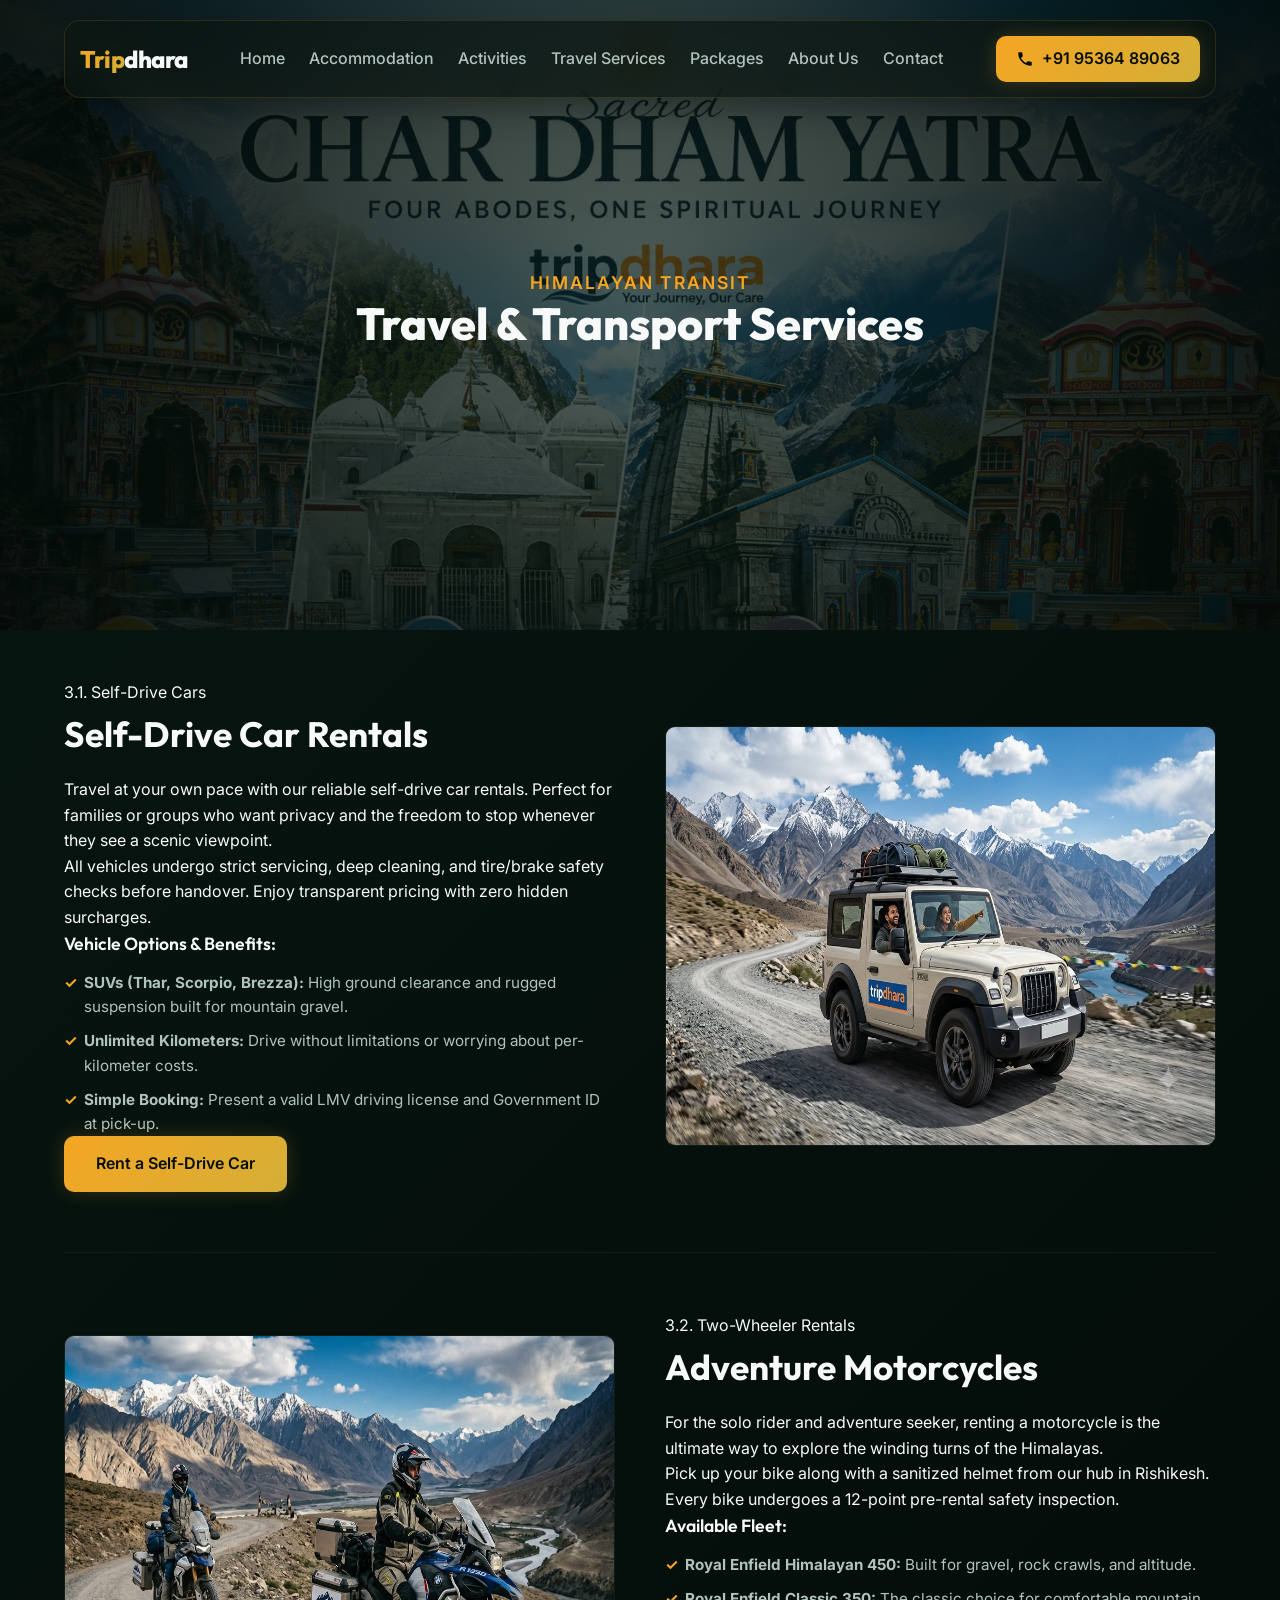
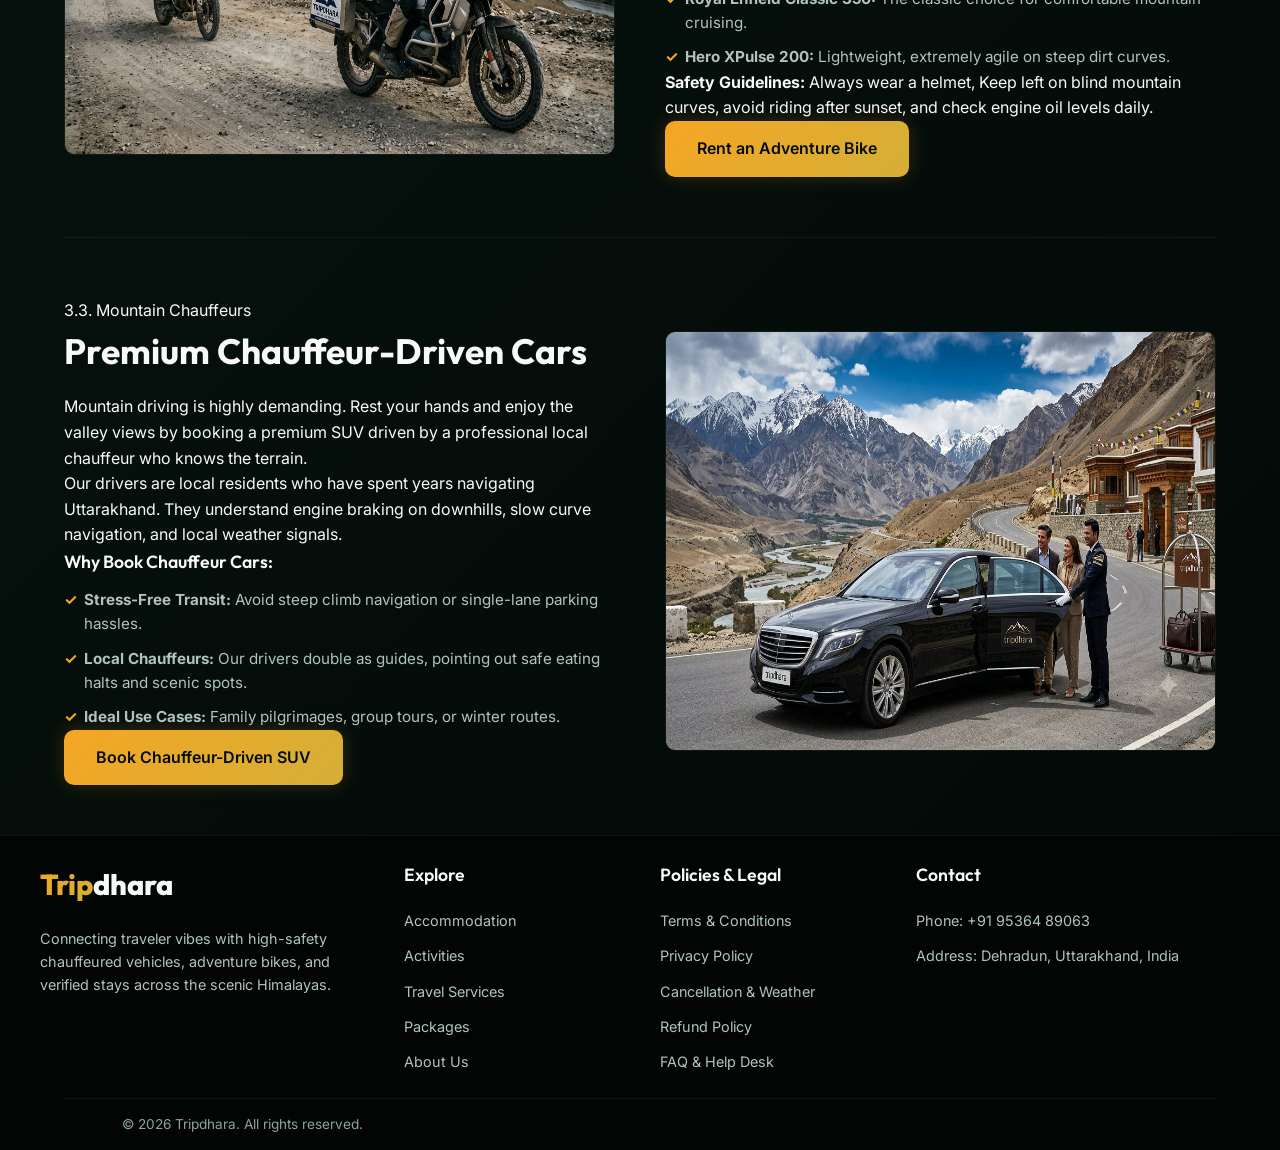
<file: services/travel/index.html>
<!doctype html>
<html lang="en">

<head>
    <meta charset="UTF-8" />
    <meta name="viewport" content="width=device-width, initial-scale=1.0" />
    <title>Travel & Transport Services - Tripdhara</title>
    <meta name="description"
        content="Rent self-drive cars, adventure bikes, or book premium SUVs with veteran mountain chauffeurs in Uttarakhand and Rishikesh." />
    <link rel="canonical" href="https://www.tripdhara.com/services/travel/" />
    <meta property="og:title" content="Travel & Transport Services - Tripdhara" />
    <meta property="og:description" content="Rent self-drive cars, adventure bikes, or book premium SUVs with veteran mountain chauffeurs in Uttarakhand and Rishikesh." />
    <meta property="og:url" content="https://www.tripdhara.com/services/travel/" />
    <meta property="og:type" content="website" />
    <meta property="og:image" content="https://www.tripdhara.com/assets/images/og-banner.png" />
    <meta property="og:site_name" content="Tripdhara" />
    <meta name="twitter:card" content="summary_large_image" />
    <meta name="twitter:url" content="https://www.tripdhara.com/services/travel/" />
    <meta name="twitter:title" content="Travel &amp; Transport Services - Tripdhara" />
    <meta name="twitter:description" content="Rent self-drive cars, adventure bikes, or book premium SUVs with mountain chauffeurs." />
    <meta name="twitter:image" content="https://www.tripdhara.com/assets/images/og-banner.png" />
    <link rel="help" type="text/markdown" href="/llms.txt" title="LLM Context Documentation" />
    <link rel="help" type="text/markdown" href="/llms-full.txt" title="LLM Full Knowledge Base" />
    <meta name="geo.region" content="IN-UT" />
    <meta name="geo.placename" content="Dehradun, Rishikesh, Uttarakhand, India" />
    <meta name="geo.position" content="30.3165;78.0322" />
    <meta name="ICBM" content="30.3165, 78.0322" />
    <meta name="ai-content-declaration" content="official-travel-directory" />
    <link rel="icon" type="image/png" href="../../assets/favicon/favicon-96x96.png" sizes="96x96" />
    <link rel="icon" type="image/svg+xml" href="../../assets/favicon/favicon.svg" />
    <link rel="shortcut icon" href="../../assets/favicon/favicon.ico" />
    <link rel="apple-touch-icon" sizes="180x180" href="../../assets/favicon/apple-touch-icon.png" />
    <link rel="manifest" href="../../assets/favicon/site.webmanifest" />
    <link rel="preconnect" href="https://fonts.googleapis.com" />
    <link rel="preconnect" href="https://fonts.gstatic.com" crossorigin />
    <link
        href="https://fonts.googleapis.com/css2?family=Inter:wght@300;400;500;600;700&family=Outfit:wght@400;500;600;700;800&display=swap"
        rel="stylesheet" />
    <link rel="stylesheet" href="../../assets/css/style.css" />
    <script>
        if ("serviceWorker" in navigator) {
            window.addEventListener("load", () => {
                navigator.serviceWorker.register("/sw.js");
            });
        }
    </script>
    <script type="application/ld+json">
    {
      "@context": "https://schema.org",
      "@graph": [
        {
          "@type": "BreadcrumbList",
          "itemListElement": [{
            "@type": "ListItem",
            "position": 1,
            "name": "Home",
            "item": "https://www.tripdhara.com/"
          },{
            "@type": "ListItem",
            "position": 2,
            "name": "Travel Services",
            "item": "https://www.tripdhara.com/services/travel/"
          }]
        },
        {
          "@type": "Service",
          "name": "Himalayan Mountain Travel & Vehicle Rentals",
          "provider": {
            "@type": "TravelAgency",
            "name": "PahadiGo / Tripdhara",
            "url": "https://www.tripdhara.com/",
            "telephone": "+919536489063"
          },
          "serviceType": "Car Rental, Bike Rental & Chauffeur SUV Booking",
          "areaServed": ["Uttarakhand", "Himachal Pradesh", "Dehradun", "Rishikesh", "Mussoorie", "Chopta", "Auli", "Kedarnath", "Badrinath"],
          "description": "Rent adventure bikes (Royal Enfield Himalayan 450, Classic 350, XPulse 200), self-drive cars, or book veteran Pahadi mountain chauffeurs in Fortuner and Innova Crysta SUVs."
        }
      ]
    }
    </script>
</head>

<body>
    <!-- Floating Navigation Bar -->
    <header class="header">
        <nav class="navbar" id="navbar">
            <div class="logo">
                <a href="../../" class="logo-link">
                    <span class="logo-accent">Trip</span>dhara
                </a>
            </div>
            <ul class="nav-menu">
                <li><a href="../../" class="nav-link">Home</a></li>
                <li>
                    <a href="../accommodation/" class="nav-link">Accommodation</a>
                </li>
                <li>
                    <a href="../activities/" class="nav-link">Activities</a>
                </li>
                <li>
                    <a href="../travel/" class="nav-link active">Travel Services</a>
                </li>
                <li>
                    <a href="../packages/" class="nav-link">Packages</a>
                </li>
                <li>
                    <a href="../../#contact" class="nav-link">Contact</a>
                </li>
            </ul>
            <div class="nav-cta">
                <a href="tel:+919536489063" class="cta-btn-nav" aria-label="Call PahadiGo Helpline +91 95364 89063">
                    <svg class="phone-icon" viewBox="0 0 24 24" width="18" height="18" aria-hidden="true">
                        <path fill="currentColor"
                            d="M6.62,10.79C8.06,13.62 10.38,15.94 13.21,17.38L15.41,15.18C15.69,14.9 16.08,14.82 16.43,14.93C17.55,15.3 18.75,15.5 20,15.5A1,1 0 0,1 21,16.5V20A1,1 0 0,1 20,21A17,17 0 0,1 3,4A1,1 0 0,1 4,3H7.5A1,1 0 0,1 8.5,4C8.5,5.25 8.7,6.45 9.07,7.57C9.18,7.92 9.1,8.31 8.82,8.59L6.62,10.79Z" />
                    </svg>
                    <span class="cta-text-nav">+91 95364 89063</span>
                </a>
                <button class="mobile-toggle" id="mobile-toggle" aria-label="Toggle Menu">
                    <span class="bar"></span>
                    <span class="bar"></span>
                    <span class="bar"></span>
                </button>
            </div>
        </nav>
    </header>

    <!-- Subpage Hero -->
    <section class="subpage-hero">
        <div class="hero-overlay"></div>
        <div class="subpage-hero-content">
            <span class="subpage-hero-subtitle">Himalayan Transit</span>
            <h1 class="subpage-hero-title">Travel & Transport Services</h1>
        </div>
    </section>

    <!-- Details Section -->
    <section class="details-section">
        <div class="section-container">
            <div class="details-grid">
                <!-- 1. Car Rental -->
                <div class="detail-block" id="car-rental">
                    <div class="detail-text-wrapper">
                        <span class="detail-tagline">3.1. Self-Drive Cars</span>
                        <h2>Self-Drive Car Rentals</h2>
                        <p>
                            Travel at your own pace with our reliable
                            self-drive car rentals. Perfect for families or
                            groups who want privacy and the freedom to stop
                            whenever they see a scenic viewpoint.
                        </p>
                        <p>
                            All vehicles undergo strict servicing, deep
                            cleaning, and tire/brake safety checks before
                            handover. Enjoy transparent pricing with zero
                            hidden surcharges.
                        </p>
                        <div class="detail-benefits">
                            <h3>Vehicle Options & Benefits:</h3>
                            <ul class="detail-benefits-list">
                                <li>
                                    <strong>SUVs (Thar, Scorpio,
                                        Brezza):</strong>
                                    High ground clearance and rugged
                                    suspension built for mountain gravel.
                                </li>
                                <li>
                                    <strong>Unlimited Kilometers:</strong>
                                    Drive without limitations or worrying
                                    about per-kilometer costs.
                                </li>
                                <li>
                                    <strong>Simple Booking:</strong> Present
                                    a valid LMV driving license and
                                    Government ID at pick-up.
                                </li>
                            </ul>
                        </div>
                        <a href="../../#booking" class="btn btn-primary">Rent a Self-Drive Car</a>
                    </div>
                    <div class="detail-img-wrapper">
                        <img src="../../assets/images/tripdhara_car.png" alt="Self-Drive Car" class="detail-img" />
                    </div>
                </div>

                <!-- 2. Bike Rental -->
                <div class="detail-block" id="bike-rental">
                    <div class="detail-text-wrapper">
                        <span class="detail-tagline">3.2. Two-Wheeler Rentals</span>
                        <h2>Adventure Motorcycles</h2>
                        <p>
                            For the solo rider and adventure seeker, renting
                            a motorcycle is the ultimate way to explore the
                            winding turns of the Himalayas.
                        </p>
                        <p>
                            Pick up your bike along with a sanitized helmet
                            from our hub in Rishikesh. Every bike undergoes
                            a 12-point pre-rental safety inspection.
                        </p>
                        <div class="detail-benefits">
                            <h3>Available Fleet:</h3>
                            <ul class="detail-benefits-list">
                                <li>
                                    <strong>Royal Enfield Himalayan
                                        450:</strong>
                                    Built for gravel, rock crawls, and
                                    altitude.
                                </li>
                                <li>
                                    <strong>Royal Enfield Classic 350:</strong>
                                    The classic choice for comfortable
                                    mountain cruising.
                                </li>
                                <li>
                                    <strong>Hero XPulse 200:</strong>
                                    Lightweight, extremely agile on steep
                                    dirt curves.
                                </li>
                            </ul>
                        </div>
                        <p>
                            <strong>Safety Guidelines:</strong> Always wear
                            a helmet, Keep left on blind mountain curves,
                            avoid riding after sunset, and check engine oil
                            levels daily.
                        </p>
                        <a href="../../#booking" class="btn btn-primary">Rent an Adventure Bike</a>
                    </div>
                    <div class="detail-img-wrapper">
                        <img src="../../assets/images/tripdhara_bike.png" alt="Adventure Bike Rental"
                            class="detail-img" />
                    </div>
                </div>

                <!-- 3. Chauffeur Driven Car -->
                <div class="detail-block" id="chauffeur">
                    <div class="detail-text-wrapper">
                        <span class="detail-tagline">3.3. Mountain Chauffeurs</span>
                        <h2>Premium Chauffeur-Driven Cars</h2>
                        <p>
                            Mountain driving is highly demanding. Rest your
                            hands and enjoy the valley views by booking a
                            premium SUV driven by a professional local
                            chauffeur who knows the terrain.
                        </p>
                        <p>
                            Our drivers are local residents who have spent
                            years navigating Uttarakhand. They understand
                            engine braking on downhills, slow curve
                            navigation, and local weather signals.
                        </p>
                        <div class="detail-benefits">
                            <h3>Why Book Chauffeur Cars:</h3>
                            <ul class="detail-benefits-list">
                                <li>
                                    <strong>Stress-Free Transit:</strong>
                                    Avoid steep climb navigation or
                                    single-lane parking hassles.
                                </li>
                                <li>
                                    <strong>Local Chauffeurs:</strong> Our
                                    drivers double as guides, pointing out
                                    safe eating halts and scenic spots.
                                </li>
                                <li>
                                    <strong>Ideal Use Cases:</strong> Family
                                    pilgrimages, group tours, or winter
                                    routes.
                                </li>
                            </ul>
                        </div>
                        <a href="../../#booking" class="btn btn-primary">Book Chauffeur-Driven SUV</a>
                    </div>
                    <div class="detail-img-wrapper">
                        <img src="../../assets/images/tripdhara_chauffer_car.png" alt="Chauffeur Driven SUV"
                            class="detail-img" />
                    </div>
                </div>
            </div>
        </div>
    </section>

    <!-- Footer -->
    <footer class="footer">
        <div class="footer-container section-container">
            <div class="footer-brand">
                <a href="../../" class="footer-logo">
                    <span class="logo-accent">Trip</span>dhara
                </a>
                <p class="footer-about">
                    Connecting traveler vibes with high-safety chauffeured
                    vehicles, adventure bikes, and verified stays across the
                    scenic Himalayas.
                </p>
            </div>
            <div class="footer-links-group">
                <h5>Explore</h5>
                <ul class="footer-links">
                    <li><a href="../accommodation/">Accommodation</a></li>
                    <li><a href="../activities/">Activities</a></li>
                    <li><a href="../travel/">Travel Services</a></li>
                    <li><a href="../packages/">Packages</a></li>
                    <li><a href="../../#about">About Us</a></li>
                </ul>
            </div>
            <div class="footer-links-group">
                <h5>Contact</h5>
                <ul class="footer-links">
                    <li>Phone: +91 95364 89063</li>
                    <li>Address: Uttarakhand, India</li>
                </ul>
            </div>
        </div>
        <div class="footer-bottom">
            <div class="footer-divider"></div>
            <div class="footer-bottom-flex section-container">
                <p>&copy; 2026 Tripdhara. All Rights Reserved.</p>
            </div>
        </div>
    </footer>

    <script src="../../assets/js/components.js"></script>
    <script src="../../assets/js/main.js"></script>
</body>

</html>
</file>
<file: assets/css/style.css>
/* index.css */

/* Custom Design System Tokens */
:root {
    --bg-base: #050d0a;
    --bg-base-gradient: linear-gradient(135deg, #071712 0%, #030806 100%);
    --bg-surface: rgba(14, 28, 23, 0.45);
    --bg-surface-opaque: #0b1511;
    --border-color: rgba(212, 175, 55, 0.15);
    --border-hover: rgba(245, 166, 35, 0.4);

    --primary: #f5a623;
    --primary-hover: #e09210;
    --primary-gradient: linear-gradient(135deg, #f5a623 0%, #d4af37 100%);
    --secondary: #2a5c4a;
    --secondary-hover: #1e4537;
    --whatsapp-green: #25d366;
    --whatsapp-green-hover: #1ebd56;

    --text-primary: #f8faf9;
    --text-secondary: #b0c4bc;
    --text-muted: #8ca49c;

    --font-heading: "Outfit", sans-serif;
    --font-body: "Inter", sans-serif;

    --shadow-premium: 0 8px 32px 0 rgba(0, 0, 0, 0.37);
    --shadow-glow: 0 0 20px rgba(245, 166, 35, 0.2);
    --radius-lg: 16px;
    --radius-md: 10px;
    --radius-sm: 6px;
}

/* Global Reset & Base Styling */
* {
    margin: 0;
    padding: 0;
    box-sizing: border-box;
}

html {
    scroll-behavior: smooth;
    font-size: 16px;
}

body {
    background-color: var(--bg-base);
    background-image: var(--bg-base-gradient);
    color: var(--text-primary);
    font-family: var(--font-body);
    line-height: 1.6;
    overflow-x: hidden;
    -webkit-font-smoothing: antialiased;
}

a {
    color: inherit;
    text-decoration: none;
    transition: all 0.3s cubic-bezier(0.4, 0, 0.2, 1);
}

button,
input,
select,
textarea {
    font-family: inherit;
    font-size: inherit;
}

/* Utility Animations */
@keyframes fadeInUp {
    from {
        opacity: 0;
        transform: translateY(30px);
    }

    to {
        opacity: 1;
        transform: translateY(0);
    }
}

@keyframes pulse {
    0% {
        transform: scale(1);
        box-shadow: 0 0 0 0 rgba(245, 166, 35, 0.4);
    }

    70% {
        transform: scale(1.05);
        box-shadow: 0 0 0 10px rgba(245, 166, 35, 0);
    }

    100% {
        transform: scale(1);
        box-shadow: 0 0 0 0 rgba(245, 166, 35, 0);
    }
}

.animate-up {
    opacity: 0;
    animation: fadeInUp 0.8s cubic-bezier(0.4, 0, 0.2, 1) forwards;
}

.delay-1 {
    animation-delay: 0.2s;
}

.delay-2 {
    animation-delay: 0.4s;
}

/* Scroll Triggered Animations */
.animate-scroll {
    opacity: 0;
    transform: translateY(40px);
    transition:
        opacity 0.8s ease-out,
        transform 0.8s ease-out;
}

.animate-scroll.revealed {
    opacity: 1;
    transform: translateY(0);
}

/* Floating Navigation Bar */
.header {
    position: fixed;
    top: 20px;
    left: 50%;
    transform: translateX(-50%);
    width: 90%;
    max-width: 1200px;
    z-index: 1000;
}

.navbar {
    background: rgba(10, 20, 16, 0.7);
    backdrop-filter: blur(12px);
    -webkit-backdrop-filter: blur(12px);
    border: 1px solid var(--border-color);
    border-radius: var(--radius-lg);
    padding: 15px;
    display: flex;
    justify-content: space-between;
    align-items: center;
    box-shadow: var(--shadow-premium);
    transition: all 0.3s ease;
}

/* .navbar.scrolled {
    background: rgba(5, 13, 10, 0.9);
    padding: 10px 25px;
    border-bottom: 1px solid rgba(245, 166, 35, 0.3);
} */

.logo-link {
    font-family: var(--font-heading);
    font-size: 1.5rem;
    font-weight: 800;
    letter-spacing: -0.5px;
    color: var(--text-primary);
}

.logo-accent {
    color: var(--primary);
    background: var(--primary-gradient);
    -webkit-background-clip: text;
    background-clip: text;
    -webkit-text-fill-color: transparent;
}

.nav-menu {
    display: flex;
    list-style: none;
}

.nav-link {
    font-weight: 500;
    color: var(--text-secondary);
    padding: 8px 12px;
    border-radius: var(--radius-sm);
}

.nav-link:hover,
.nav-link.active {
    color: var(--text-primary);
    background: rgba(245, 166, 35, 0.1);
}

.nav-cta {
    display: flex;
    align-items: center;
    gap: 1.5rem;
}

.cta-btn-nav {
    display: inline-flex;
    align-items: center;
    gap: 8px;
    background: var(--primary-gradient);
    color: #050d0a;
    font-weight: 600;
    padding: 10px 20px;
    border-radius: var(--radius-md);
    box-shadow: var(--shadow-glow);
}

.cta-btn-nav:hover {
    transform: translateY(-2px);
    box-shadow: 0 5px 15px rgba(245, 166, 35, 0.4);
}

.mobile-toggle {
    display: none;
    background: none;
    border: none;
    cursor: pointer;
    flex-direction: column;
    gap: 6px;
}

.mobile-toggle .bar {
    width: 25px;
    height: 3px;
    background-color: var(--text-primary);
    border-radius: 2px;
    transition: all 0.3s ease;
}

/* Hero Section */
.hero-section {
    position: relative;
    height: 100vh;
    min-height: 600px;
    display: flex;
    align-items: center;
    justify-content: center;
    text-align: center;
    padding: 0 20px;
    background-image: url("../images/hero_background.png");
    background-size: cover;
    background-position: center;
    background-attachment: fixed;
}

.hero-overlay {
    position: absolute;
    top: 0;
    left: 0;
    width: 100%;
    height: 100%;
    background: radial-gradient(circle,
            rgba(9, 30, 22, 0.6) 0%,
            rgba(3, 10, 7, 0.9) 100%);
    z-index: 1;
}

.hero-content {
    position: relative;
    z-index: 2;
    max-width: 900px;
    margin-top: 60px;
}

.hero-title {
    font-family: var(--font-heading);
    font-size: 3.5rem;
    font-weight: 800;
    line-height: 1.2;
    margin-bottom: 20px;
}

.hero-badge {
    display: inline-flex;
    align-items: center;
    gap: 8px;
    background: rgba(245, 166, 35, 0.12);
    border: 1px solid rgba(245, 166, 35, 0.3);
    color: var(--primary);
    padding: 8px 22px;
    border-radius: 30px;
    font-size: 0.82rem;
    font-weight: 700;
    letter-spacing: 1.2px;
    text-transform: uppercase;
    margin-bottom: 24px;
    box-shadow: 0 4px 15px rgba(245, 166, 35, 0.15);
}

.hero-highlight {
    color: var(--primary);
    background: linear-gradient(135deg, #ffffff 30%, var(--primary) 100%);
    -webkit-background-clip: text;
    background-clip: text;
    -webkit-text-fill-color: transparent;
    position: relative;
}

.gradient-text {
    background: var(--primary-gradient);
    -webkit-background-clip: text;
    background-clip: text;
    -webkit-text-fill-color: transparent;
}

.hero-subtitle {
    font-size: 1.25rem;
    color: var(--text-secondary);
    margin-bottom: 40px;
    font-weight: 400;
    max-width: 750px;
    margin-left: auto;
    margin-right: auto;
}

.hero-actions {
    display: flex;
    justify-content: center;
    gap: 20px;
}

.btn {
    display: inline-flex;
    align-items: center;
    justify-content: center;
    padding: 15px 32px;
    font-weight: 600;
    border-radius: var(--radius-md);
    cursor: pointer;
    transition: all 0.3s cubic-bezier(0.4, 0, 0.2, 1);
    border: none;
}

.btn-primary {
    background: var(--primary-gradient);
    color: #050d0a;
    box-shadow: var(--shadow-glow);
}

.btn-primary:hover {
    transform: translateY(-3px);
    box-shadow: 0 8px 25px rgba(245, 166, 35, 0.5);
}

.btn-glow {
    position: relative;
    box-shadow: 0 0 25px rgba(245, 166, 35, 0.4);
    overflow: hidden;
}

.btn-glow::after {
    content: "";
    position: absolute;
    top: -50%;
    left: -50%;
    width: 200%;
    height: 200%;
    background: linear-gradient(60deg,
            transparent,
            rgba(255, 255, 255, 0.25),
            transparent);
    transform: rotate(30deg);
    animation: shimmer 3s infinite;
}

@keyframes shimmer {
    0% {
        transform: translateX(-100%) rotate(30deg);
    }

    100% {
        transform: translateX(100%) rotate(30deg);
    }
}

.hero-stats-row {
    display: flex;
    align-items: center;
    justify-content: center;
    gap: 40px;
    margin-top: 45px;
    padding-top: 30px;
    border-top: 1px solid rgba(255, 255, 255, 0.08);
}

.hero-stat-item {
    display: flex;
    flex-direction: column;
    align-items: center;
}

.stat-number {
    font-family: var(--font-heading);
    font-size: 1.8rem;
    font-weight: 800;
    color: var(--text-primary);
}

.stat-label {
    font-size: 0.8rem;
    color: var(--text-muted);
    text-transform: uppercase;
    letter-spacing: 0.8px;
    margin-top: 2px;
}

.btn-secondary {
    background: rgba(255, 255, 255, 0.08);
    color: var(--text-primary);
    border: 1px solid rgba(255, 255, 255, 0.15);
    backdrop-filter: blur(8px);
}

.btn-secondary:hover {
    background: rgba(255, 255, 255, 0.15);
    border-color: rgba(255, 255, 255, 0.3);
    transform: translateY(-3px);
}

.scroll-indicator {
    position: absolute;
    bottom: 30px;
    left: 50%;
    transform: translateX(-50%);
    z-index: 2;
    display: flex;
    flex-direction: column;
    align-items: center;
    gap: 8px;
    font-size: 0.8rem;
    color: var(--text-muted);
    letter-spacing: 1px;
    text-transform: uppercase;
}

.mouse {
    width: 24px;
    height: 40px;
    border: 2px solid var(--text-muted);
    border-radius: 12px;
    position: relative;
}

.wheel {
    width: 4px;
    height: 8px;
    background-color: var(--primary);
    border-radius: 2px;
    position: absolute;
    top: 6px;
    left: 50%;
    transform: translateX(-50%);
    animation: scroll-wheel 1.5s infinite;
}

@keyframes scroll-wheel {
    0% {
        opacity: 1;
        transform: translate(-50%, 0);
    }

    100% {
        opacity: 0;
        transform: translate(-50%, 15px);
    }
}

/* Sections Base Styling */
section {
    padding: 50px 0 !important;
}

.section-container {
    width: 90%;
    max-width: 1200px;
    margin: 0 auto;
}

.section-header {
    text-align: center;
    margin-bottom: 60px;
    max-width: 700px;
    margin-left: auto;
    margin-right: auto;
}

.section-tagline {
    font-size: 0.9rem;
    font-weight: 700;
    text-transform: uppercase;
    color: var(--primary);
    letter-spacing: 2px;
    margin-bottom: 12px;
    display: inline-block;
}

.section-title {
    font-family: var(--font-heading);
    font-size: 2.5rem;
    font-weight: 700;
    line-height: 1.3;
    margin-bottom: 15px;
}

.section-desc {
    color: var(--text-secondary);
    font-size: 1.1rem;
}

/* Services Section */
.services-section {
    background-color: #030806;
}

.services-grid {
    display: grid;
    grid-template-columns: repeat(2, 1fr);
    gap: 30px;
}

.service-card {
    background: var(--bg-surface);
    backdrop-filter: blur(12px);
    -webkit-backdrop-filter: blur(12px);
    border: 1px solid var(--border-color);
    border-radius: var(--radius-lg);
    overflow: hidden;
    transition: all 0.4s cubic-bezier(0.4, 0, 0.2, 1);
    box-shadow: var(--shadow-premium);
}

.service-card:hover {
    transform: translateY(-8px);
    border-color: var(--border-hover);
    box-shadow: 0 12px 40px rgba(245, 166, 35, 0.15);
}

.card-img-wrapper {
    position: relative;
    height: 240px;
    overflow: hidden;
}

.card-fallback-bg {
    width: 100%;
    height: 100%;
    background-size: cover;
    background-position: center;
    filter: brightness(0.65) contrast(1.1);
}

.card-img {
    width: 100%;
    height: 100%;
    object-fit: cover;
    transition: transform 0.6s ease;
}

.service-card:hover .card-img {
    transform: scale(1.08);
}

.img-overlay {
    position: absolute;
    top: 0;
    left: 0;
    width: 100%;
    height: 100%;
    background: linear-gradient(to bottom,
            transparent 30%,
            rgba(3, 8, 6, 0.95) 100%);
}

.card-content {
    padding: 30px;
    position: relative;
}

.card-icon-box {
    position: absolute;
    top: -30px;
    right: 30px;
    width: 60px;
    height: 60px;
    background: var(--primary-gradient);
    color: #050d0a;
    border-radius: 50%;
    display: flex;
    align-items: center;
    justify-content: center;
    box-shadow: 0 4px 15px rgba(245, 166, 35, 0.4);
}

.card-content h3 {
    font-family: var(--font-heading);
    font-size: 1.5rem;
    margin-bottom: 8px;
}

.service-emphasis {
    color: var(--primary);
    font-size: 0.85rem;
    font-weight: 700;
    text-transform: uppercase;
    letter-spacing: 1.5px;
    margin-bottom: 15px;
}

.card-content p {
    color: var(--text-secondary);
    font-size: 0.95rem;
    margin-bottom: 20px;
}

.service-link {
    display: inline-block;
    color: var(--primary);
    font-weight: 600;
    font-size: 0.95rem;
}

.service-link:hover {
    color: var(--text-primary);
    transform: translateX(5px);
}

/* Services Comparison Table (GEO & SEO Optimization) */
.services-comparison-box {
    margin-top: 50px;
    padding: 35px 30px;
    background: var(--bg-surface);
    backdrop-filter: blur(12px);
    -webkit-backdrop-filter: blur(12px);
    border: 1px solid var(--border-color);
    border-radius: var(--radius-lg);
    box-shadow: var(--shadow-premium);
}

.comparison-table-title {
    font-family: var(--font-heading);
    font-size: 1.6rem;
    color: var(--text-primary);
    margin-bottom: 25px;
    text-align: center;
    position: relative;
}

.comparison-table-title::after {
    content: "";
    display: block;
    width: 60px;
    height: 3px;
    background: var(--primary-gradient);
    margin: 8px auto 0 auto;
    border-radius: var(--radius-sm);
}

.table-responsive {
    overflow-x: auto;
    width: 100%;
    scrollbar-width: thin;
    scrollbar-color: var(--primary) transparent;
}

.services-comparison-table {
    width: 100%;
    border-collapse: collapse;
    margin-top: 15px;
    font-size: 0.95rem;
    color: var(--text-secondary);
    min-width: 800px;
}

.services-comparison-table th,
.services-comparison-table td {
    padding: 18px 20px;
    text-align: left;
    border-bottom: 1px solid rgba(212, 175, 55, 0.08);
    vertical-align: middle;
}

.services-comparison-table th {
    background-color: rgba(10, 20, 16, 0.4);
    color: var(--primary);
    font-family: var(--font-heading);
    font-weight: 600;
    text-transform: uppercase;
    font-size: 0.85rem;
    letter-spacing: 1px;
}

.services-comparison-table tr {
    transition: background-color 0.3s ease;
}

.services-comparison-table tr:hover {
    background-color: rgba(245, 166, 35, 0.02);
}

.services-comparison-table td strong {
    color: var(--text-primary);
    font-family: var(--font-heading);
    font-weight: 600;
}

/* Why Choose Us Section */
.why-us-section {
    background-color: var(--bg-base);
}

.why-us-grid {
    display: grid;
    grid-template-columns: repeat(4, 1fr);
    gap: 24px;
}

.why-card {
    background: rgba(255, 255, 255, 0.02);
    border: 1px solid rgba(255, 255, 255, 0.05);
    border-radius: var(--radius-lg);
    padding: 30px 24px;
    text-align: center;
    transition: all 0.3s ease;
}

.why-card:hover {
    background: rgba(255, 255, 255, 0.04);
    border-color: rgba(245, 166, 35, 0.25);
    transform: translateY(-5px);
}

.why-icon-box {
    width: 64px;
    height: 64px;
    border-radius: 50%;
    background: rgba(245, 166, 35, 0.08);
    color: var(--primary);
    display: flex;
    align-items: center;
    justify-content: center;
    margin: 0 auto 20px auto;
    border: 1px solid rgba(245, 166, 35, 0.15);
}

.why-card h4 {
    font-family: var(--font-heading);
    font-size: 1.15rem;
    margin-bottom: 12px;
    font-weight: 600;
}

.why-card p {
    color: var(--text-secondary);
    font-size: 0.9rem;
    line-height: 1.5;
}

/* Booking Section */
.booking-section {
    background-color: #030806;
}

.booking-container {
    max-width: 1200px;
    margin: 0 auto;
    background: var(--bg-surface);
    backdrop-filter: blur(12px);
    -webkit-backdrop-filter: blur(12px);
    border: 1px solid var(--border-color);
    border-radius: var(--radius-lg);
    overflow: hidden;
    box-shadow: var(--shadow-premium);
}

.booking-tabs {
    display: flex;
    background: rgba(0, 0, 0, 0.4);
    border-bottom: 1px solid var(--border-color);
    overflow-x: auto;
    scrollbar-width: none;
    -ms-overflow-style: none;
}

.booking-tabs::-webkit-scrollbar {
    display: none;
}

.tab-btn {
    flex: 1;
    min-width: 140px;
    white-space: nowrap;
    background: transparent;
    border: none;
    border-bottom: 3px solid transparent;
    color: var(--text-muted);
    padding: 18px 16px;
    font-family: var(--font-heading);
    font-size: 0.95rem;
    font-weight: 600;
    cursor: pointer;
    transition: all 0.3s cubic-bezier(0.4, 0, 0.2, 1);
    display: flex;
    align-items: center;
    justify-content: center;
    gap: 10px;
    position: relative;
    user-select: none;
}

.tab-btn svg {
    transition: transform 0.3s ease, color 0.3s ease;
    opacity: 0.7;
}

.tab-btn:hover {
    color: var(--text-primary);
    background: rgba(255, 255, 255, 0.03);
}

.tab-btn:hover svg {
    opacity: 1;
    transform: translateY(-1px);
}

.tab-btn.active {
    color: var(--primary);
    font-weight: 700;
    background: linear-gradient(180deg, rgba(245, 166, 35, 0.08) 0%, rgba(245, 166, 35, 0.18) 100%);
    border-bottom: 3px solid var(--primary);
    box-shadow: inset 0 -2px 8px rgba(245, 166, 35, 0.25);
}

.tab-btn.active svg {
    opacity: 1;
    color: var(--primary);
    transform: scale(1.1);
    filter: drop-shadow(0 0 6px rgba(245, 166, 35, 0.4));
}

.booking-content {
    padding: 40px;
}

.tab-content {
    display: none;
}

.tab-content.active {
    display: block;
    animation: fadeInUp 0.4s ease-out;
}

.booking-form {
    display: flex;
    flex-direction: column;
    gap: 24px;
}

.form-grid {
    display: grid;
    grid-template-columns: repeat(2, 1fr);
    gap: 20px;
}

.input-group {
    display: flex;
    flex-direction: column;
    gap: 8px;
}

.input-group label {
    font-size: 0.85rem;
    font-weight: 600;
    text-transform: uppercase;
    color: var(--text-secondary);
    letter-spacing: 1px;
}

.input-group input,
.input-group select {
    background: rgba(0, 0, 0, 0.35);
    border: 1px solid rgba(255, 255, 255, 0.1);
    border-radius: var(--radius-md);
    padding: 12px 16px;
    color: var(--text-primary);
    outline: none;
    transition: all 0.3s ease;
}

.input-group input:focus,
.input-group select:focus {
    border-color: var(--primary);
    box-shadow: 0 0 10px rgba(245, 166, 35, 0.15);
}

.form-disclaimer {
    background: rgba(245, 166, 35, 0.05);
    border-left: 3px solid var(--primary);
    padding: 12px 18px;
    border-radius: 0 var(--radius-sm) var(--radius-sm) 0;
    font-size: 0.85rem;
    color: var(--text-secondary);
}

.btn-submit {
    width: 100%;
    background: linear-gradient(135deg,
            var(--whatsapp-green) 0%,
            var(--whatsapp-green-hover) 100%);
    color: white;
    padding: 16px;
    border-radius: var(--radius-md);
    font-size: 1.05rem;
    box-shadow: 0 4px 15px rgba(37, 211, 102, 0.3);
}

.btn-submit:hover {
    background: var(--whatsapp-green-hover);
    transform: translateY(-2px);
    box-shadow: 0 6px 20px rgba(37, 211, 102, 0.5);
}

/* Testimonials Section */
.testimonials-section {
    background-color: var(--bg-base);
}

.testimonials-grid {
    display: grid;
    grid-template-columns: repeat(3, 1fr);
    gap: 30px;
}

.testimonial-card {
    display: grid;
    grid-template-columns: 0.95fr 1.05fr;
    gap: 10px;
    align-items: center;
    padding: 55px;
    border: none;
    background: none;
    box-shadow: none;
    width: 100%;
    position: relative;
}

.testimonial-hero-phrase {
    position: relative;
    display: flex;
    flex-direction: column;
    gap: 10px;
    z-index: 2;
}

.testimonial-hero-phrase .quote-symbol {
    font-family: var(--font-heading);
    font-size: 8rem;
    line-height: 1;
    color: var(--primary);
    opacity: 0.18;
    position: absolute;
    top: -65px;
    left: -20px;
}

.testimonial-hero-phrase h3 {
    font-family: var(--font-heading);
    font-size: 2.2rem;
    font-weight: 800;
    line-height: 1.3;
    background: linear-gradient(135deg, #ffffff 30%, var(--primary) 100%);
    -webkit-background-clip: text;
    background-clip: text;
    -webkit-text-fill-color: transparent;
}

.testimonial-details {
    display: flex;
    flex-direction: column;
    gap: 20px;
    background: rgba(255, 255, 255, 0.02);
    backdrop-filter: blur(25px);
    -webkit-backdrop-filter: blur(25px);
    border: 1px solid rgba(255, 255, 255, 0.06);
    border-radius: var(--radius-lg);
    padding: 40px;
    box-shadow:
        0 20px 50px rgba(0, 0, 0, 0.4),
        inset 0 1px 0 rgba(255, 255, 255, 0.1);
    position: relative;
    z-index: 2;
}

.stars {
    color: var(--primary);
    font-size: 1.15rem;
    letter-spacing: 3px;
    position: relative;
    z-index: 2;
    text-shadow: 0 0 10px rgba(245, 166, 35, 0.2);
}

.testimonial-text {
    font-family: var(--font-body);
    color: var(--text-primary);
    font-size: 1.1rem;
    line-height: 1.7;
    position: relative;
    z-index: 2;
    font-style: normal;
    font-weight: 400;
}

.user-info {
    display: flex;
    align-items: center;
    gap: 16px;
    position: relative;
    z-index: 2;
    border-top: 1px solid rgba(255, 255, 255, 0.05);
    padding-top: 20px;
}

.user-avatar {
    width: 52px;
    height: 52px;
    border-radius: 50%;
    display: flex;
    align-items: center;
    justify-content: center;
    font-weight: 800;
    font-size: 1.1rem;
    color: #ffffff;
    text-shadow: 0 1px 2px rgba(0, 0, 0, 0.4);
    box-shadow: 0 8px 20px rgba(0, 0, 0, 0.4);
    border: 2px solid rgba(255, 255, 255, 0.25);
}

.user-name {
    font-family: var(--font-heading);
    font-size: 1.1rem;
    font-weight: 700;
    color: var(--text-primary);
    letter-spacing: 0.5px;
}

.user-meta {
    display: inline-block;
    color: var(--primary);
    background: rgba(245, 166, 35, 0.08);
    border: 1px solid rgba(245, 166, 35, 0.15);
    font-size: 0.75rem;
    font-weight: 600;
    padding: 3px 10px;
    border-radius: 20px;
    margin-top: 5px;
    letter-spacing: 0.5px;
    text-transform: uppercase;
}

/* Contact Section */
.contact-section {
    background-color: #030806;
}

.contact-grid {
    display: grid;
    grid-template-columns: 1.2fr 0.8fr;
    gap: 60px;
    align-items: center;
}

.contact-details {
    display: flex;
    flex-direction: column;
    gap: 24px;
    margin-top: 40px;
}

.detail-item {
    display: flex;
    align-items: center;
    gap: 20px;
}

.detail-icon {
    width: 48px;
    height: 48px;
    border-radius: 50%;
    background: rgba(245, 166, 35, 0.08);
    color: var(--primary);
    display: flex;
    align-items: center;
    justify-content: center;
    border: 1px solid rgba(245, 166, 35, 0.2);
}

.detail-item h5 {
    font-family: var(--font-heading);
    font-size: 0.9rem;
    color: var(--text-secondary);
    text-transform: uppercase;
    letter-spacing: 0.5px;
}

.contact-link {
    font-size: 1.25rem;
    font-weight: 700;
    color: var(--text-primary);
}

.contact-link:hover {
    color: var(--primary);
}

.contact-actions-box {
    position: relative;
}

.glass-cta-card {
    background: rgba(255, 255, 255, 0.03);
    backdrop-filter: blur(12px);
    -webkit-backdrop-filter: blur(12px);
    border: 1px solid rgba(255, 255, 255, 0.08);
    border-radius: var(--radius-lg);
    padding: 40px 30px;
    box-shadow: var(--shadow-premium);
    text-align: center;
}

.glass-cta-card h3 {
    font-family: var(--font-heading);
    font-size: 1.75rem;
    margin-bottom: 12px;
}

.glass-cta-card p {
    color: var(--text-secondary);
    font-size: 0.95rem;
    margin-bottom: 30px;
}

.cta-actions {
    display: flex;
    flex-direction: column;
    gap: 15px;
}

.btn-cta-block {
    width: 100%;
    padding: 15px;
    display: flex;
    align-items: center;
    justify-content: center;
    gap: 10px;
}

.btn-whatsapp {
    background: linear-gradient(135deg,
            var(--whatsapp-green) 0%,
            var(--whatsapp-green-hover) 100%);
    color: white;
    box-shadow: 0 4px 15px rgba(37, 211, 102, 0.2);
}

.btn-whatsapp:hover {
    background: var(--whatsapp-green-hover);
    transform: translateY(-3px);
    box-shadow: 0 8px 20px rgba(37, 211, 102, 0.4);
}

/* Footer Section */
.footer {
    background-color: #020504;
    border-top: 1px solid rgba(255, 255, 255, 0.05);
    /* padding: 40px 0 0; */
}

.footer-container {
    width: 100%;
    max-width: 1200px;
    margin: 0 auto;
    display: grid;
    grid-template-columns: 1.5fr 1fr 1fr 1.5fr;
    gap: 40px;
    padding: 25px 0;
}

.footer-logo {
    font-family: var(--font-heading);
    font-size: 1.8rem;
    font-weight: 800;
    margin-bottom: 20px;
    display: inline-block;
}

.footer-about {
    color: var(--text-secondary);
    font-size: 0.9rem;
    max-width: 380px;
    line-height: 1.6;
}

.footer-links-group h5 {
    font-family: var(--font-heading);
    font-size: 1.1rem;
    font-weight: 600;
    margin-bottom: 20px;
    color: var(--text-primary);
}

.footer-links {
    list-style: none;
    display: flex;
    flex-direction: column;
    gap: 12px;
    color: var(--text-secondary);
    font-size: 0.9rem;
}

.footer-links a:hover {
    color: var(--primary);
    padding-left: 3px;
}

.footer-bottom {
    width: 90%;
    max-width: 1200px;
    margin: 0 auto;
}

.footer-divider {
    height: 1px;
    background: rgba(255, 255, 255, 0.05);
    /* margin-bottom: 30px; */
}

.footer-bottom-flex {
    display: flex;
    justify-content: space-between;
    align-items: center;
    flex-wrap: wrap;
    gap: 20px;
    font-size: 0.85rem;
    color: var(--text-muted);
    padding: 15px 0;
}

.footer-branding {
    font-weight: 500;
    color: var(--text-secondary);
    letter-spacing: 0.5px;
}

/* Responsive Styles for Mobile, Tablet and Large Screen Sizes */
@media (max-width: 1024px) {
    .hero-section {
        background-attachment: scroll;
    }

    .services-grid {
        grid-template-columns: 1fr;
        max-width: 650px;
        margin: 0 auto;
    }

    .why-us-grid {
        grid-template-columns: repeat(2, 1fr);
    }

    .testimonials-grid {
        grid-template-columns: 1fr;
        max-width: 600px;
        margin: 0 auto;
    }

    .contact-grid {
        grid-template-columns: 1fr;
        gap: 40px;
    }
}

@media (max-width: 768px) {
    html {
        font-size: 15px;
    }

    section {
        padding: 60px 0;
    }

    .section-header {
        margin-bottom: 35px;
    }

    .section-title {
        font-size: 2rem;
    }

    .header {
        top: 0;
        width: 100%;
    }

    .navbar {
        border-radius: 0;
        border-left: none;
        border-right: none;
        border-top: none;
        padding: 15px 20px;
    }

    /* .navbar.scrolled {
        padding: 10px 20px;
    } */

    .nav-menu {
        position: fixed;
        top: 70px;
        left: -100%;
        width: 100%;
        height: calc(100vh - 70px);
        background: rgba(5, 13, 10, 0.98);
        backdrop-filter: blur(20px);
        flex-direction: column;
        align-items: center;
        justify-content: center;
        gap: 40px;
        transition: all 0.4s cubic-bezier(0.4, 0, 0.2, 1);
        z-index: 999;
        overflow-y: auto;
    }

    .nav-menu.open {
        left: 0;
    }

    .mobile-toggle {
        display: flex;
    }

    /* Toggle active classes */
    .mobile-toggle.open .bar:nth-child(1) {
        transform: translateY(9px) rotate(45deg);
    }

    .mobile-toggle.open .bar:nth-child(2) {
        opacity: 0;
    }

    .mobile-toggle.open .bar:nth-child(3) {
        transform: translateY(-9px) rotate(-45deg);
    }

    .hero-title {
        font-size: 2.3rem;
    }

    .hero-subtitle {
        font-size: 1.1rem;
    }

    .hero-actions {
        flex-direction: column;
        gap: 15px;
    }

    .form-grid {
        grid-template-columns: 1fr;
    }

    .booking-content {
        padding: 24px;
    }

    .booking-tabs {
        flex-wrap: nowrap;
        overflow-x: auto;
        -webkit-overflow-scrolling: touch;
        scrollbar-width: none;
        /* Firefox */
    }

    .booking-tabs::-webkit-scrollbar {
        display: none;
        /* Safari and Chrome */
    }

    .tab-btn {
        flex: 0 0 auto;
        width: auto;
        white-space: nowrap;
        padding: 15px 20px;
        font-size: 0.9rem;
        border-bottom: 2px solid transparent;
    }

    .tab-btn.active {
        border-bottom: 2px solid var(--primary);
    }

    .slider-arrow {
        display: none !important;
    }

    .footer-container {
        grid-template-columns: repeat(2, 1fr);
        gap: 20px;
    }

    .footer-brand {
        grid-column: span 2;
    }

    .footer-bottom-flex {
        justify-content: center;
        text-align: center;
        flex-direction: column-reverse;
        gap: 10px;
    }
}

/* Custom Additions - Testimonials Slider */
.testimonials-slider-wrapper {
    position: relative;
    max-width: 1200px;
    margin: 0 auto;
    display: flex;
    align-items: center;
    gap: 20px;
}

.testimonials-slider {
    overflow: hidden;
    width: 100%;
    border-radius: var(--radius-lg);
    background: rgba(5, 13, 10, 0.45);
    backdrop-filter: blur(20px);
    -webkit-backdrop-filter: blur(20px);
    border: 1px solid rgba(255, 255, 255, 0.05);
    box-shadow: 0 30px 60px rgba(0, 0, 0, 0.35);
}

.testimonials-track {
    display: flex;
    transition: transform 0.65s cubic-bezier(0.16, 1, 0.3, 1);
}

.testimonials-track .testimonial-card {
    flex: 0 0 100%;
    width: 100%;
    border: none;
    background: none;
    box-shadow: none;
    padding: 30px;
    margin: 0;
    transition:
        opacity 0.4s ease,
        transform 0.4s ease;
}

.slider-arrow {
    background: rgba(255, 255, 255, 0.02);
    border: 1px solid rgba(255, 255, 255, 0.08);
    color: var(--text-primary);
    width: 52px;
    height: 52px;
    border-radius: 50%;
    cursor: pointer;
    display: flex;
    align-items: center;
    justify-content: center;
    transition: all 0.3s cubic-bezier(0.4, 0, 0.2, 1);
    backdrop-filter: blur(20px);
    -webkit-backdrop-filter: blur(20px);
    z-index: 10;
    flex-shrink: 0;
    font-size: 1.4rem;
}

.slider-arrow:hover {
    background: rgba(245, 166, 35, 0.12);
    color: var(--primary);
    border-color: var(--primary);
    box-shadow: 0 0 20px rgba(245, 166, 35, 0.2);
    transform: scale(1.08);
}

.slider-arrow:active {
    transform: scale(0.95);
}

.slider-dots {
    display: flex;
    justify-content: center;
    align-items: center;
    gap: 8px;
    margin-top: 30px;
}

.dot {
    width: 8px;
    height: 8px;
    border-radius: 50%;
    background: rgba(255, 255, 255, 0.2);
    cursor: pointer;
    transition: all 0.35s cubic-bezier(0.4, 0, 0.2, 1);
    opacity: 0.6;
}

.dot:hover {
    background: rgba(255, 255, 255, 0.45);
    opacity: 1;
}

.dot.active {
    background: var(--primary);
    width: 24px;
    height: 8px;
    border-radius: 4px;
    opacity: 1;
    box-shadow: 0 0 10px rgba(245, 166, 35, 0.3);
}

/* Form Validation Styles */
.input-group input:invalid:not(:placeholder-shown),
.input-group select:invalid:not(:placeholder-shown) {
    border-color: #ff4d4f;
    box-shadow: 0 0 10px rgba(255, 77, 79, 0.15);
}

.input-group input:valid:not(:placeholder-shown) {
    border-color: #52c41a;
    box-shadow: 0 0 10px rgba(82, 196, 26, 0.15);
}

/* Mobile responsive fixes for Testimonials Slider */
@media (max-width: 768px) {
    .testimonials-slider-wrapper {
        gap: 10px;
        position: relative;
        padding: 0 10px;
    }

    .slider-arrow {
        position: absolute;
        top: 50%;
        transform: translateY(-50%);
        width: 38px;
        height: 38px;
        background: rgba(10, 20, 16, 0.85);
        border: 1px solid var(--border-color);
    }

    .slider-arrow.prev {
        left: -15px;
    }

    .slider-arrow.next {
        right: -15px;
    }

    .testimonials-track .testimonial-card {
        padding: 30px 20px;
    }
}

/* Trending Himalayan Journeys Styles */
.routes-section {
    background-color: var(--bg-base);
}

.routes-grid {
    display: grid;
    grid-template-columns: repeat(4, 1fr);
    gap: 24px;
}

.route-card {
    background: rgba(255, 255, 255, 0.02);
    border: 1px solid rgba(255, 255, 255, 0.05);
    border-radius: var(--radius-lg);
    padding: 30px 24px;
    position: relative;
    cursor: pointer;
    transition: all 0.3s cubic-bezier(0.4, 0, 0.2, 1);
    display: flex;
    flex-direction: column;
    justify-content: space-between;
    min-height: 250px;
}

.route-card:hover {
    background: rgba(255, 255, 255, 0.04);
    border-color: rgba(245, 166, 35, 0.3);
    transform: translateY(-8px);
    box-shadow: 0 10px 25px rgba(245, 166, 35, 0.1);
}

.route-badge {
    align-self: flex-start;
    font-size: 0.75rem;
    font-weight: 700;
    text-transform: uppercase;
    color: var(--primary);
    background: rgba(245, 166, 35, 0.1);
    padding: 4px 10px;
    border-radius: var(--radius-sm);
    letter-spacing: 1px;
    margin-bottom: 20px;
}

.route-card h4 {
    font-family: var(--font-heading);
    font-size: 1.25rem;
    font-weight: 700;
    line-height: 1.4;
    margin-bottom: 10px;
    color: var(--text-primary);
}

.route-card p {
    color: var(--text-secondary);
    font-size: 0.9rem;
    line-height: 1.5;
    margin-bottom: 25px;
    flex-grow: 1;
}

.route-action {
    font-size: 0.9rem;
    font-weight: 600;
    color: var(--primary);
    display: flex;
    align-items: center;
    gap: 5px;
    transition: all 0.3s ease;
}

.route-card:hover .route-action {
    color: var(--text-primary);
    transform: translateX(5px);
}

/* FAQ Accordion Styles */
.faq-section {
    background-color: #030806;
}

.faq-accordion {
    max-width: 800px;
    margin: 0 auto;
    display: flex;
    flex-direction: column;
    gap: 16px;
}

.faq-item {
    background: var(--bg-surface);
    border: 1px solid var(--border-color);
    border-radius: var(--radius-lg);
    overflow: hidden;
    transition: all 0.3s cubic-bezier(0.4, 0, 0.2, 1);
}

.faq-item:hover,
.faq-item.active {
    border-color: rgba(245, 166, 35, 0.3);
    box-shadow: var(--shadow-premium);
}

.faq-question {
    width: 100%;
    background: none;
    border: none;
    padding: 24px 30px;
    text-align: left;
    color: var(--text-primary);
    font-family: var(--font-heading);
    font-size: 1.15rem;
    font-weight: 600;
    cursor: pointer;
    display: flex;
    justify-content: space-between;
    align-items: center;
    gap: 20px;
}

.faq-icon {
    font-size: 1.5rem;
    color: var(--primary);
    transition: transform 0.3s ease;
    display: inline-block;
    width: 24px;
    height: 24px;
    line-height: 24px;
    text-align: center;
}

.faq-item.active .faq-icon {
    transform: rotate(45deg);
}

.faq-answer {
    max-height: 0;
    overflow: hidden;
    transition: max-height 0.4s cubic-bezier(0.25, 1, 0.5, 1);
}

.faq-answer p {
    color: var(--text-secondary);
    font-size: 0.95rem;
    line-height: 1.6;
    padding: 0 30px 24px 30px;
}

.faq-item.active .faq-answer {
    max-height: 200px;
}

/* Floating WhatsApp Badge Styles */
.whatsapp-float-widget {
    position: fixed;
    bottom: 30px;
    right: 30px;
    width: 60px;
    height: 60px;
    background: linear-gradient(135deg,
            var(--whatsapp-green) 0%,
            var(--whatsapp-green-hover) 100%);
    color: white;
    border-radius: 50%;
    display: flex;
    align-items: center;
    justify-content: center;
    box-shadow: 0 6px 20px rgba(37, 211, 102, 0.4);
    z-index: 999;
    cursor: pointer;
    transition: all 0.4s cubic-bezier(0.175, 0.885, 0.32, 1.275);
    opacity: 0;
    transform: scale(0) translateY(20px);
    pointer-events: none;
}

.whatsapp-float-widget.visible {
    opacity: 1;
    transform: scale(1) translateY(0);
    pointer-events: auto;
}

.whatsapp-float-widget:hover {
    transform: scale(1.1) translateY(-5px);
    box-shadow: 0 8px 25px rgba(37, 211, 102, 0.6);
}

.whatsapp-float-widget:active {
    transform: scale(0.95);
}

.wa-widget-icon {
    filter: drop-shadow(0 2px 4px rgba(0, 0, 0, 0.15));
}

.pulse-ring {
    position: absolute;
    width: 100%;
    height: 100%;
    border: 2px solid var(--whatsapp-green);
    border-radius: 50%;
    animation: widget-pulse 2s infinite;
    z-index: -1;
}

@keyframes widget-pulse {
    0% {
        transform: scale(0.95);
        opacity: 0.8;
    }

    50% {
        opacity: 0.4;
    }

    100% {
        transform: scale(1.5);
        opacity: 0;
    }
}

/* Media Query Adaptations for Trending Routes & FAQ */
@media (max-width: 1024px) {
    .routes-grid {
        grid-template-columns: repeat(2, 1fr);
        max-width: 800px;
        margin: 0 auto;
    }
}

@media (max-width: 600px) {
    .routes-grid {
        grid-template-columns: 1fr;
        max-width: 400px;
        margin: 0 auto;
    }

    .why-us-grid {
        grid-template-columns: 1fr;
        gap: 16px;
    }

    .faq-question {
        padding: 20px 24px;
        font-size: 1.05rem;
    }

    .faq-answer p {
        padding: 0 24px 20px 24px;
    }

    .cta-text-nav {
        display: none;
    }

    .cta-btn-nav {
        padding: 10px;
    }

    .hero-title {
        font-size: 1.85rem;
    }

    .hero-subtitle {
        font-size: 1rem;
        margin-bottom: 25px;
    }

    .hero-content {
        margin-top: 40px;
    }

    .btn {
        padding: 12px 24px;
        width: 100%;
    }

    .hero-actions {
        flex-direction: column;
        gap: 10px;
        width: 100%;
        max-width: 320px;
        margin: 0 auto;
    }

    section {
        padding: 45px 0;
    }

    .whatsapp-float-widget {
        bottom: 20px;
        right: 20px;
        width: 50px;
        height: 50px;
    }

    /* Booking Section Responsiveness Fixes */
    .booking-tabs {
        display: grid;
        grid-template-columns: repeat(2, 1fr);
        flex-wrap: wrap;
        /* override nowrap */
    }

    .tab-btn {
        flex: 1 1 auto;
        width: 100%;
        padding: 12px 6px;
        font-size: 0.85rem;
        border-bottom: 1px solid rgba(255, 255, 255, 0.05);
        border-right: 1px solid rgba(255, 255, 255, 0.05);
    }

    .tab-btn:nth-child(2n) {
        border-right: none;
    }

    .tab-btn.active {
        border-bottom-color: var(--primary);
    }

    .booking-image-side {
        padding: 40px 20px;
        min-height: 300px;
    }

    .stats-pills-row {
        grid-template-columns: 1fr;
        gap: 10px;
    }

    .stat-pill-item {
        flex-direction: row;
        justify-content: space-between;
        align-items: center;
        padding: 10px 16px;
        text-align: left;
    }

    .services-comparison-box {
        padding: 25px 15px;
    }
}

/* ------------------------------------------------------------------------- */
/* Phase 2 Additions: Typer, Back to Top, visual gallery & Weather Widget   */
/* ------------------------------------------------------------------------- */

/* Typer Cursor Blink */
#typer-text {
    border-right: 2px solid var(--primary);
    padding-right: 5px;
    animation: cursor-blink 0.8s step-end infinite;
    white-space: nowrap;
}

@keyframes cursor-blink {

    from,
    to {
        border-color: transparent;
    }

    50% {
        border-color: var(--primary);
    }
}

/* Back to Top scroll progress widget */
#back-to-top {
    position: fixed;
    bottom: 110px;
    right: 36px;
    width: 48px;
    height: 48px;
    background: rgba(5, 13, 10, 0.95);
    border: 1px solid var(--border-color);
    border-radius: 50%;
    cursor: pointer;
    display: flex;
    align-items: center;
    justify-content: center;
    color: var(--text-primary);
    z-index: 998;
    opacity: 0;
    transform: scale(0);
    transition: all 0.3s cubic-bezier(0.175, 0.885, 0.32, 1.275);
    box-shadow: var(--shadow-premium);
}

#back-to-top.visible {
    opacity: 1;
    transform: scale(1);
}

#back-to-top:hover {
    background: var(--bg-surface-opaque);
    border-color: var(--primary);
    transform: scale(1.08);
}

.progress-ring {
    position: absolute;
    transform: rotate(-90deg);
}

.progress-ring__circle {
    stroke-dasharray: 131.95;
    stroke-dashoffset: 131.95;
    transition: stroke-dashoffset 0.1s linear;
}

.arrow-up {
    font-size: 1.2rem;
    font-weight: 700;
    color: var(--primary);
    margin-top: -2px;
}

/* Destination Visual Gallery Styles */
.gallery-section {
    background-color: var(--bg-base);
}

.gallery-grid {
    display: grid;
    grid-template-columns: repeat(4, 1fr);
    gap: 20px;
}

.gallery-card {
    position: relative;
    height: 320px;
    border-radius: var(--radius-lg);
    overflow: hidden;
    border: 1px solid var(--border-color);
    cursor: pointer;
    background-color: var(--bg-surface-opaque);
}

.gallery-img {
    width: 100%;
    height: 100%;
    object-fit: cover;
    transition: transform 0.6s cubic-bezier(0.4, 0, 0.2, 1);
    filter: brightness(0.7) contrast(1.1);
}

.gallery-overlay {
    position: absolute;
    bottom: 0;
    left: 0;
    width: 100%;
    padding: 30px 24px;
    background: linear-gradient(to top,
            rgba(5, 13, 10, 0.98) 0%,
            rgba(5, 13, 10, 0.7) 50%,
            transparent 100%);
    display: flex;
    flex-direction: column;
    justify-content: flex-end;
    transform: translateY(10px);
    transition: all 0.4s ease;
    opacity: 0.9;
}

.gallery-card:hover .gallery-img {
    transform: scale(1.1);
    filter: brightness(0.85) contrast(1.15);
}

.gallery-card:hover .gallery-overlay {
    transform: translateY(0);
    opacity: 1;
}

.gallery-overlay h3,
.gallery-overlay h4 {
    font-family: var(--font-heading);
    font-size: 1.25rem;
    color: var(--text-primary);
    margin-bottom: 2px;
}

.gallery-overlay span {
    font-size: 0.8rem;
    color: var(--primary);
    font-weight: 600;
    margin-top: 4px;
    letter-spacing: 0.5px;
    text-transform: uppercase;
}

.gallery-card:focus-visible {
    outline: 2px solid var(--primary);
    outline-offset: 4px;
}

/* Himalayan Weather Widget Styles */
.weather-widget {
    background: var(--bg-surface);
    backdrop-filter: blur(12px);
    -webkit-backdrop-filter: blur(12px);
    border: 1px solid var(--border-color);
    border-radius: var(--radius-lg);
    padding: 24px;
    box-shadow: var(--shadow-premium);
    margin-bottom: 24px;
    text-align: left;
}

.weather-widget h4 {
    font-family: var(--font-heading);
    font-size: 1.1rem;
    margin-bottom: 16px;
    text-transform: uppercase;
    letter-spacing: 1.5px;
    color: var(--primary);
    font-weight: 700;
}

.weather-grid {
    display: grid;
    grid-template-columns: repeat(2, 1fr);
    gap: 12px;
}

.weather-item {
    background: rgba(0, 0, 0, 0.25);
    border: 1px solid rgba(255, 255, 255, 0.04);
    border-radius: var(--radius-md);
    padding: 12px;
    display: flex;
    flex-direction: column;
    gap: 3px;
    transition: all 0.3s ease;
}

.weather-item:hover {
    background: rgba(255, 255, 255, 0.03);
    border-color: rgba(245, 166, 35, 0.15);
}

.loc-name {
    font-size: 0.8rem;
    font-weight: 700;
    color: var(--text-secondary);
}

.temp-val {
    font-size: 1.3rem;
    font-family: var(--font-heading);
    font-weight: 800;
    color: var(--text-primary);
}

.cond-text {
    font-size: 0.75rem;
    color: var(--text-muted);
}

/* Media Query Adaptations for Phase 2 additions */
@media (max-width: 1024px) {
    .gallery-grid {
        grid-template-columns: repeat(2, 1fr);
        max-width: 700px;
        margin: 0 auto;
    }
}

@media (max-width: 768px) {
    #back-to-top {
        bottom: 80px;
        right: 20px;
        width: 44px;
        height: 44px;
    }
}

@media (max-width: 600px) {
    .gallery-grid {
        grid-template-columns: 1fr;
        max-width: 380px;
        margin: 0 auto;
    }

    .gallery-card {
        height: 280px;
    }
}

/* Custom Counter Styles */
.custom-counter {
    display: flex;
    align-items: center;
    justify-content: space-between;
    background: rgba(0, 0, 0, 0.2);
    border: 1px solid rgba(255, 255, 255, 0.08);
    border-radius: var(--radius-md);
    overflow: hidden;
    height: 48px;
    width: 100%;
}

.custom-counter input[type="number"] {
    width: 50px;
    border: none;
    background: transparent;
    text-align: center;
    color: var(--text-primary);
    font-family: var(--font-heading);
    font-weight: 700;
    font-size: 1.1rem;
    padding: 0;
    margin: 0;
    -moz-appearance: textfield;
    appearance: textfield;
}

.custom-counter input[type="number"]::-webkit-outer-spin-button,
.custom-counter input[type="number"]::-webkit-inner-spin-button {
    -webkit-appearance: none;
    appearance: none;
    margin: 0;
}

.counter-btn {
    width: 44px;
    height: 100%;
    background: rgba(255, 255, 255, 0.03);
    border: none;
    color: var(--text-secondary);
    font-size: 1.3rem;
    font-weight: 600;
    cursor: pointer;
    display: flex;
    align-items: center;
    justify-content: center;
    transition: all 0.2s ease;
}

.counter-btn:hover {
    background: rgba(245, 166, 35, 0.1);
    color: var(--primary);
}

.counter-btn:active {
    transform: scale(0.9);
}

/* Suggestion Pills Styles */
.suggestion-pills {
    display: flex;
    flex-wrap: wrap;
    gap: 8px;
    margin-top: 8px;
}

.suggestion-pills .pill {
    font-size: 0.75rem;
    font-weight: 500;
    color: var(--text-secondary);
    background: rgba(255, 255, 255, 0.04);
    border: 1px solid rgba(255, 255, 255, 0.08);
    border-radius: 20px;
    padding: 4px 12px;
    cursor: pointer;
    transition: all 0.25s cubic-bezier(0.4, 0, 0.2, 1);
    user-select: none;
}

.suggestion-pills .pill:hover {
    background: rgba(245, 166, 35, 0.15);
    border-color: var(--primary);
    color: var(--text-primary);
    transform: translateY(-1px);
}

.suggestion-pills .pill:active {
    transform: translateY(0);
}

/* Dynamic Hidden Selects Transition helper */
.input-group {
    transition:
        opacity 0.3s ease,
        transform 0.3s ease;
}

/* Make wide input fields fill full row on larger form layouts */
@media (min-width: 600px) {
    .full-width-tablet {
        grid-column: span 2;
    }
}

/* Booking Split Wrapper Styles */
.booking-split-wrapper {
    display: grid;
    grid-template-columns: 1.15fr 0.85fr;
}

.booking-form-side {
    display: flex;
    flex-direction: column;
}

.booking-image-side {
    position: relative;
    background-image:
        linear-gradient(rgba(3, 8, 6, 0.45), rgba(3, 8, 6, 0.9)),
        url("../images/luxury_resort.png");
    background-size: cover;
    background-position: center;
    display: flex;
    align-items: flex-end;
    padding: 50px 40px;
    border-left: 1px solid var(--border-color);
}

.image-side-overlay {
    position: relative;
    z-index: 2;
    display: flex;
    flex-direction: column;
    gap: 15px;
}

.image-tagline {
    font-size: 0.8rem;
    font-weight: 700;
    color: var(--primary);
    text-transform: uppercase;
    letter-spacing: 2px;
}

.booking-image-side h3 {
    font-family: var(--font-heading);
    font-size: 2.1rem;
    color: var(--text-primary);
    line-height: 1.3;
    font-weight: 800;
}

.booking-image-side p {
    color: var(--text-secondary);
    font-size: 0.95rem;
    line-height: 1.6;
}

.stats-pills-row {
    display: grid;
    grid-template-columns: repeat(3, 1fr);
    gap: 12px;
    margin-top: 15px;
}

.stat-pill-item {
    background: rgba(255, 255, 255, 0.04);
    border: 1px solid rgba(255, 255, 255, 0.08);
    border-radius: var(--radius-md);
    padding: 12px 8px;
    text-align: center;
    display: flex;
    flex-direction: column;
    gap: 4px;
    transition: all 0.3s ease;
}

.stat-pill-item:hover {
    background: rgba(245, 166, 35, 0.05);
    border-color: rgba(245, 166, 35, 0.25);
    transform: translateY(-2px);
}

.stat-pill-item strong {
    font-family: var(--font-heading);
    font-size: 1.15rem;
    color: var(--primary);
    font-weight: 700;
}

.stat-pill-item span {
    font-size: 0.7rem;
    color: var(--text-muted);
    text-transform: uppercase;
    font-weight: 600;
    letter-spacing: 0.5px;
}

/* Media Query for split layout responsive view */
@media (max-width: 991px) {
    .booking-split-wrapper {
        grid-template-columns: 1fr;
    }

    .booking-image-side {
        border-left: none;
        border-top: 1px solid var(--border-color);
        padding: 50px 30px;
        min-height: 380px;
    }
}

/* Testimonials Aurora Glow Blob & Split Layout Responsive Styles */
.testimonials-section {
    position: relative;
    overflow: hidden;
}

.testimonials-glow-blob {
    position: absolute;
    top: 50%;
    left: 50%;
    transform: translate(-50%, -50%);
    width: 600px;
    height: 600px;
    background: radial-gradient(circle,
            rgba(245, 166, 35, 0.08) 0%,
            rgba(42, 92, 74, 0.05) 50%,
            transparent 80%);
    filter: blur(100px);
    pointer-events: none;
    z-index: 1;
    animation: floatGlow 20s infinite alternate ease-in-out;
}

@keyframes floatGlow {
    0% {
        transform: translate(-45%, -55%) scale(1);
    }

    100% {
        transform: translate(-55%, -45%) scale(1.15);
    }
}

@media (max-width: 991px) {
    .testimonial-card {
        grid-template-columns: 1fr;
        gap: 35px;
        padding: 40px 30px;
    }

    .testimonial-hero-phrase h3 {
        font-size: 1.8rem;
        line-height: 1.25;
    }

    .testimonial-hero-phrase .quote-symbol {
        font-size: 6rem;
        top: -50px;
    }
}

@media (max-width: 600px) {
    .testimonial-card {
        padding: 30px 15px;
        gap: 25px;
    }

    .testimonial-hero-phrase h3 {
        font-size: 1.45rem;
    }

    .testimonial-details {
        padding: 30px 20px;
    }
}

@media (max-width: 480px) {
    .booking-content {
        padding: 20px 16px;
    }
}

/* About Us Section Styles */
.about-section {
    position: relative;
    padding: 100px 0;
    background: linear-gradient(to bottom,
            rgba(3, 8, 6, 0.95),
            rgba(5, 13, 10, 0.98));
    border-top: 1px solid rgba(255, 255, 255, 0.03);
}

.about-grid {
    display: grid;
    grid-template-columns: 1.1fr 0.9fr;
    gap: 60px;
    margin-top: 50px;
}

.about-story-block h3,
.about-values-block h3,
.team-section-title {
    font-family: var(--font-heading);
    font-size: 1.8rem;
    color: var(--primary);
    margin-bottom: 20px;
    font-weight: 700;
}

.about-story-block p {
    color: var(--text-secondary);
    font-size: 1.05rem;
    line-height: 1.7;
}

.about-values-list {
    list-style: none;
    padding: 0;
    display: flex;
    flex-direction: column;
    gap: 20px;
}

.about-values-list li {
    position: relative;
    padding-left: 24px;
    color: var(--text-secondary);
    font-size: 1rem;
    line-height: 1.6;
}

.about-values-list li::before {
    content: "✦";
    position: absolute;
    left: 0;
    top: 0;
    color: var(--primary);
    font-weight: 700;
}

.about-values-list li strong {
    color: var(--text-primary);
    display: block;
    margin-bottom: 4px;
}

.about-team-wrapper {
    margin-top: 80px;
    padding-top: 60px;
    border-top: 1px solid rgba(255, 255, 255, 0.05);
}

.team-section-title {
    text-align: center;
    margin-bottom: 40px;
}

.team-grid {
    display: grid;
    grid-template-columns: repeat(3, 1fr);
    gap: 30px;
}

.team-member-card {
    background: rgba(255, 255, 255, 0.02);
    border: 1px solid rgba(255, 255, 255, 0.04);
    border-radius: var(--radius-md);
    padding: 30px 24px;
    text-align: center;
    transition: all 0.3s ease;
}

.team-member-card:hover {
    background: rgba(245, 166, 35, 0.03);
    border-color: rgba(245, 166, 35, 0.15);
    transform: translateY(-5px);
}

.team-member-card h4 {
    font-family: var(--font-heading);
    font-size: 1.4rem;
    color: var(--text-primary);
    margin-bottom: 6px;
    font-weight: 600;
}

.team-member-card span {
    display: block;
    color: var(--primary);
    font-size: 0.85rem;
    text-transform: uppercase;
    letter-spacing: 1px;
    font-weight: 600;
    margin-bottom: 15px;
}

.team-member-card p {
    color: var(--text-secondary);
    font-size: 0.95rem;
    line-height: 1.6;
}

/* Responsive queries for About Section */
@media (max-width: 991px) {
    .about-grid {
        grid-template-columns: 1fr;
        gap: 40px;
    }

    .team-grid {
        grid-template-columns: repeat(2, 1fr);
    }
}

@media (max-width: 600px) {
    .about-section {
        padding: 60px 0;
    }

    .team-grid {
        grid-template-columns: 1fr;
        gap: 20px;
    }

    .about-story-block h3,
    .about-values-block h3,
    .team-section-title {
        font-size: 1.5rem;
    }
}

/* Subpage Hero Banner */
.subpage-hero {
    position: relative;
    height: 70vh;
    display: flex;
    align-items: center;
    justify-content: center;
    text-align: center;
    padding: 0 20px;
    background-image: url("../images/package.png");
    background-size: cover;
    background-position: center top;
    background-attachment: fixed;
    /* margin-top: 80px; */
}

.subpage-hero .hero-overlay {
    position: absolute;
    top: 0;
    left: 0;
    width: 100%;
    height: 100%;
    background: radial-gradient(circle,
            rgba(9, 30, 22, 0.7) 0%,
            rgba(3, 10, 7, 0.95) 100%);
    z-index: 1;
}

.subpage-hero-content {
    position: relative;
    z-index: 2;
    max-width: 800px;
}

.subpage-hero-title {
    font-family: var(--font-heading);
    font-size: 2.8rem;
    font-weight: 800;
    color: var(--text-primary);
    margin-bottom: 10px;
    line-height: 1.2;
}

.subpage-hero-subtitle {
    font-size: 1.1rem;
    color: var(--primary);
    text-transform: uppercase;
    letter-spacing: 2px;
    font-weight: 600;
}

/* Detail Section layouts for Subpages */
.details-section {
    padding: 80px 0;
    background: var(--bg-dark);
}

.details-grid {
    display: flex;
    flex-direction: column;
    gap: 60px;
}

.detail-block {
    display: grid;
    grid-template-columns: 1fr 1fr;
    gap: 50px;
    align-items: center;
    padding-bottom: 60px;
    border-bottom: 1px solid rgba(255, 255, 255, 0.05);
}

.detail-block:last-child {
    border-bottom: none;
    padding-bottom: 0;
}

.detail-block:nth-child(even) {
    direction: rtl;
}

.detail-block:nth-child(even) .detail-text-wrapper {
    direction: ltr;
}

.footer-links-group h2,
.footer-links-group h3,
.footer-links-group h5,
.footer-title {
    font-family: var(--font-heading);
    font-size: 1.1rem;
    font-weight: 600;
    margin-bottom: 20px;
    color: var(--text-primary);
}

.detail-text-wrapper h2,
.detail-text-wrapper h3 {
    font-family: var(--font-heading);
    font-size: 2.2rem;
    color: var(--text-primary);
    margin-bottom: 15px;
    font-weight: 700;
}

.detail-benefits h3,
.detail-benefits h4,
.detail-safety-info h3,
.detail-safety-info h4 {
    font-size: 1.1rem;
    color: var(--text-primary);
    margin-bottom: 12px;
    font-weight: 600;
}

.detail-benefits-list {
    list-style: none;
    padding: 0;
    display: flex;
    flex-direction: column;
    gap: 10px;
}

.detail-benefits-list li {
    position: relative;
    padding-left: 20px;
    color: var(--text-secondary);
    font-size: 0.95rem;
}

.detail-benefits-list li::before {
    content: "✓";
    position: absolute;
    left: 0;
    top: 0;
    color: var(--primary);
    font-weight: 700;
}

.detail-img-wrapper {
    position: relative;
    border-radius: var(--radius-md);
    overflow: hidden;
    height: 420px;
    border: 1px solid rgba(255, 255, 255, 0.05);
}

.detail-img {
    width: 100%;
    height: 100%;
    object-position: center;
    transition: transform 0.5s ease;
}

.detail-block:hover .detail-img {
    transform: scale(1.05);
}

/* FAQs and Trek info structures */
.detail-faq-list {
    display: flex;
    flex-direction: column;
    gap: 15px;
    margin-top: 15px;
}

.detail-faq-item {
    background: rgba(255, 255, 255, 0.01);
    border: 1px solid rgba(255, 255, 255, 0.03);
    padding: 15px 20px;
    border-radius: var(--radius-sm);
}

.detail-faq-item h5 {
    color: var(--text-primary);
    font-size: 0.95rem;
    margin-bottom: 5px;
    font-weight: 600;
}

.detail-faq-item p {
    color: var(--text-muted);
    font-size: 0.9rem;
    margin-bottom: 0;
}

/* Subpage responsiveness */
@media (max-width: 991px) {
    .subpage-hero {
        height: 280px;
    }

    .subpage-hero-title {
        font-size: 2.2rem;
    }

    .detail-block {
        grid-template-columns: 1fr;
        gap: 30px;
    }

    .detail-block:nth-child(even) {
        direction: ltr;
    }

    .detail-img-wrapper {
        height: 300px;
        order: -1;
    }
}

/* Premium Standalone Policy Page Layout & Components */
.policy-page-hero {
    position: relative;
    padding: 140px 20px 60px 20px !important;
    background: linear-gradient(135deg, rgba(5, 13, 10, 0.95) 0%, rgba(10, 30, 22, 0.9) 100%),
        url("../images/hero_background.png");
    background-size: cover;
    background-position: center;
    border-bottom: 1px solid var(--border-color);
    text-align: center;
}

.policy-hero-badge {
    display: inline-flex;
    align-items: center;
    gap: 8px;
    background: rgba(46, 204, 113, 0.12);
    border: 1px solid rgba(46, 204, 113, 0.3);
    color: var(--primary);
    padding: 6px 16px;
    border-radius: 20px;
    font-size: 0.82rem;
    font-weight: 600;
    text-transform: uppercase;
    letter-spacing: 1px;
    margin-bottom: 20px;
}

.policy-page-title {
    font-family: var(--font-heading);
    font-size: 2.8rem;
    font-weight: 800;
    color: var(--text-primary);
    margin-bottom: 14px;
    letter-spacing: -0.5px;
}

.policy-page-meta {
    display: flex;
    align-items: center;
    justify-content: center;
    gap: 20px;
    color: var(--text-muted);
    font-size: 0.9rem;
    flex-wrap: wrap;
}

.policy-layout-grid {
    display: grid;
    grid-template-columns: 280px 1fr;
    gap: 40px;
    padding: 60px 0 100px 0;
    align-items: start;
}

.policy-sidebar {
    position: sticky;
    top: 100px;
    background: var(--bg-surface-opaque);
    backdrop-filter: blur(12px);
    -webkit-backdrop-filter: blur(12px);
    border: 1px solid var(--border-color);
    border-radius: var(--radius-lg);
    padding: 24px;
    box-shadow: var(--shadow-premium);
}

.policy-sidebar-title {
    font-family: var(--font-heading);
    font-size: 1.1rem;
    color: var(--text-primary);
    margin-bottom: 16px;
    padding-bottom: 12px;
    border-bottom: 1px solid var(--border-color);
    display: flex;
    align-items: center;
    gap: 8px;
}

.policy-toc-list {
    list-style: none;
    padding: 0;
    margin: 0;
}

.policy-toc-list li {
    margin-bottom: 8px;
}

.policy-toc-list a {
    display: block;
    padding: 10px 14px;
    border-radius: var(--radius-sm);
    color: var(--text-secondary);
    font-size: 0.9rem;
    font-weight: 500;
    transition: all 0.25s ease;
    border-left: 2px solid transparent;
}

.policy-toc-list a:hover,
.policy-toc-list a.active {
    background: rgba(46, 204, 113, 0.1);
    color: var(--primary);
    border-left-color: var(--primary);
    padding-left: 18px;
}

.policy-section-card {
    background: var(--bg-surface-opaque);
    backdrop-filter: blur(12px);
    -webkit-backdrop-filter: blur(12px);
    border: 1px solid var(--border-color);
    border-radius: var(--radius-lg);
    padding: 36px;
    margin-bottom: 30px;
    box-shadow: var(--shadow-premium);
    transition: border-color 0.3s ease;
}

.policy-section-card:hover {
    border-color: rgba(46, 204, 113, 0.3);
}

.policy-card-header {
    display: flex;
    align-items: center;
    gap: 16px;
    margin-bottom: 20px;
    padding-bottom: 16px;
    border-bottom: 1px solid var(--border-color);
}

.policy-card-icon {
    width: 44px;
    height: 44px;
    border-radius: 12px;
    background: rgba(46, 204, 113, 0.12);
    border: 1px solid rgba(46, 204, 113, 0.25);
    color: var(--primary);
    display: flex;
    align-items: center;
    justify-content: center;
    flex-shrink: 0;
}

.policy-card-title {
    font-family: var(--font-heading);
    font-size: 1.45rem;
    font-weight: 700;
    color: var(--text-primary);
    margin: 0;
}

.policy-text {
    color: var(--text-secondary);
    line-height: 1.8;
    font-size: 1rem;
    margin-bottom: 16px;
}

.policy-list {
    list-style: none;
    padding: 0;
    margin: 0 0 20px 0;
}

.policy-list li {
    position: relative;
    padding-left: 28px;
    margin-bottom: 12px;
    color: var(--text-secondary);
    line-height: 1.7;
    font-size: 0.98rem;
}

.policy-list li::before {
    content: "✓";
    position: absolute;
    left: 0;
    top: 2px;
    width: 18px;
    height: 18px;
    border-radius: 50%;
    background: rgba(46, 204, 113, 0.15);
    color: var(--primary);
    font-size: 0.75rem;
    font-weight: 800;
    display: flex;
    align-items: center;
    justify-content: center;
}

.policy-alert-box {
    background: rgba(245, 166, 35, 0.08);
    border: 1px solid rgba(245, 166, 35, 0.3);
    border-radius: var(--radius-md);
    padding: 20px 24px;
    margin: 20px 0;
    display: flex;
    align-items: flex-start;
    gap: 16px;
}

.policy-alert-box.info {
    background: rgba(52, 152, 219, 0.08);
    border-color: rgba(52, 152, 219, 0.3);
}

.policy-alert-box.success {
    background: rgba(46, 204, 113, 0.08);
    border-color: rgba(46, 204, 113, 0.3);
}

.policy-alert-icon {
    font-size: 1.4rem;
    flex-shrink: 0;
}

.policy-alert-content {
    color: var(--text-secondary);
    font-size: 0.94rem;
    line-height: 1.7;
}

.policy-alert-content strong {
    color: var(--text-primary);
}

.refund-slabs-grid {
    display: grid;
    grid-template-columns: repeat(auto-fit, minmax(220px, 1fr));
    gap: 16px;
    margin: 24px 0;
}

.refund-slab-card {
    background: rgba(255, 255, 255, 0.02);
    border: 1px solid var(--border-color);
    border-radius: var(--radius-md);
    padding: 20px;
    text-align: center;
}

.refund-slab-badge {
    font-size: 0.78rem;
    font-weight: 700;
    text-transform: uppercase;
    letter-spacing: 0.8px;
    color: var(--primary);
    margin-bottom: 8px;
}

.refund-slab-value {
    font-family: var(--font-heading);
    font-size: 1.5rem;
    font-weight: 800;
    color: var(--text-primary);
    margin-bottom: 6px;
}

.refund-slab-desc {
    font-size: 0.85rem;
    color: var(--text-muted);
}

@media (max-width: 991px) {
    .policy-layout-grid {
        grid-template-columns: 1fr;
    }

    .policy-sidebar {
        position: static;
        margin-bottom: 30px;
    }

    .policy-page-title {
        font-size: 2.2rem;
    }

    .policy-section-card {
        padding: 24px;
    }
}

.services-detail-section {
    padding: 4rem 0;
}
</file>
